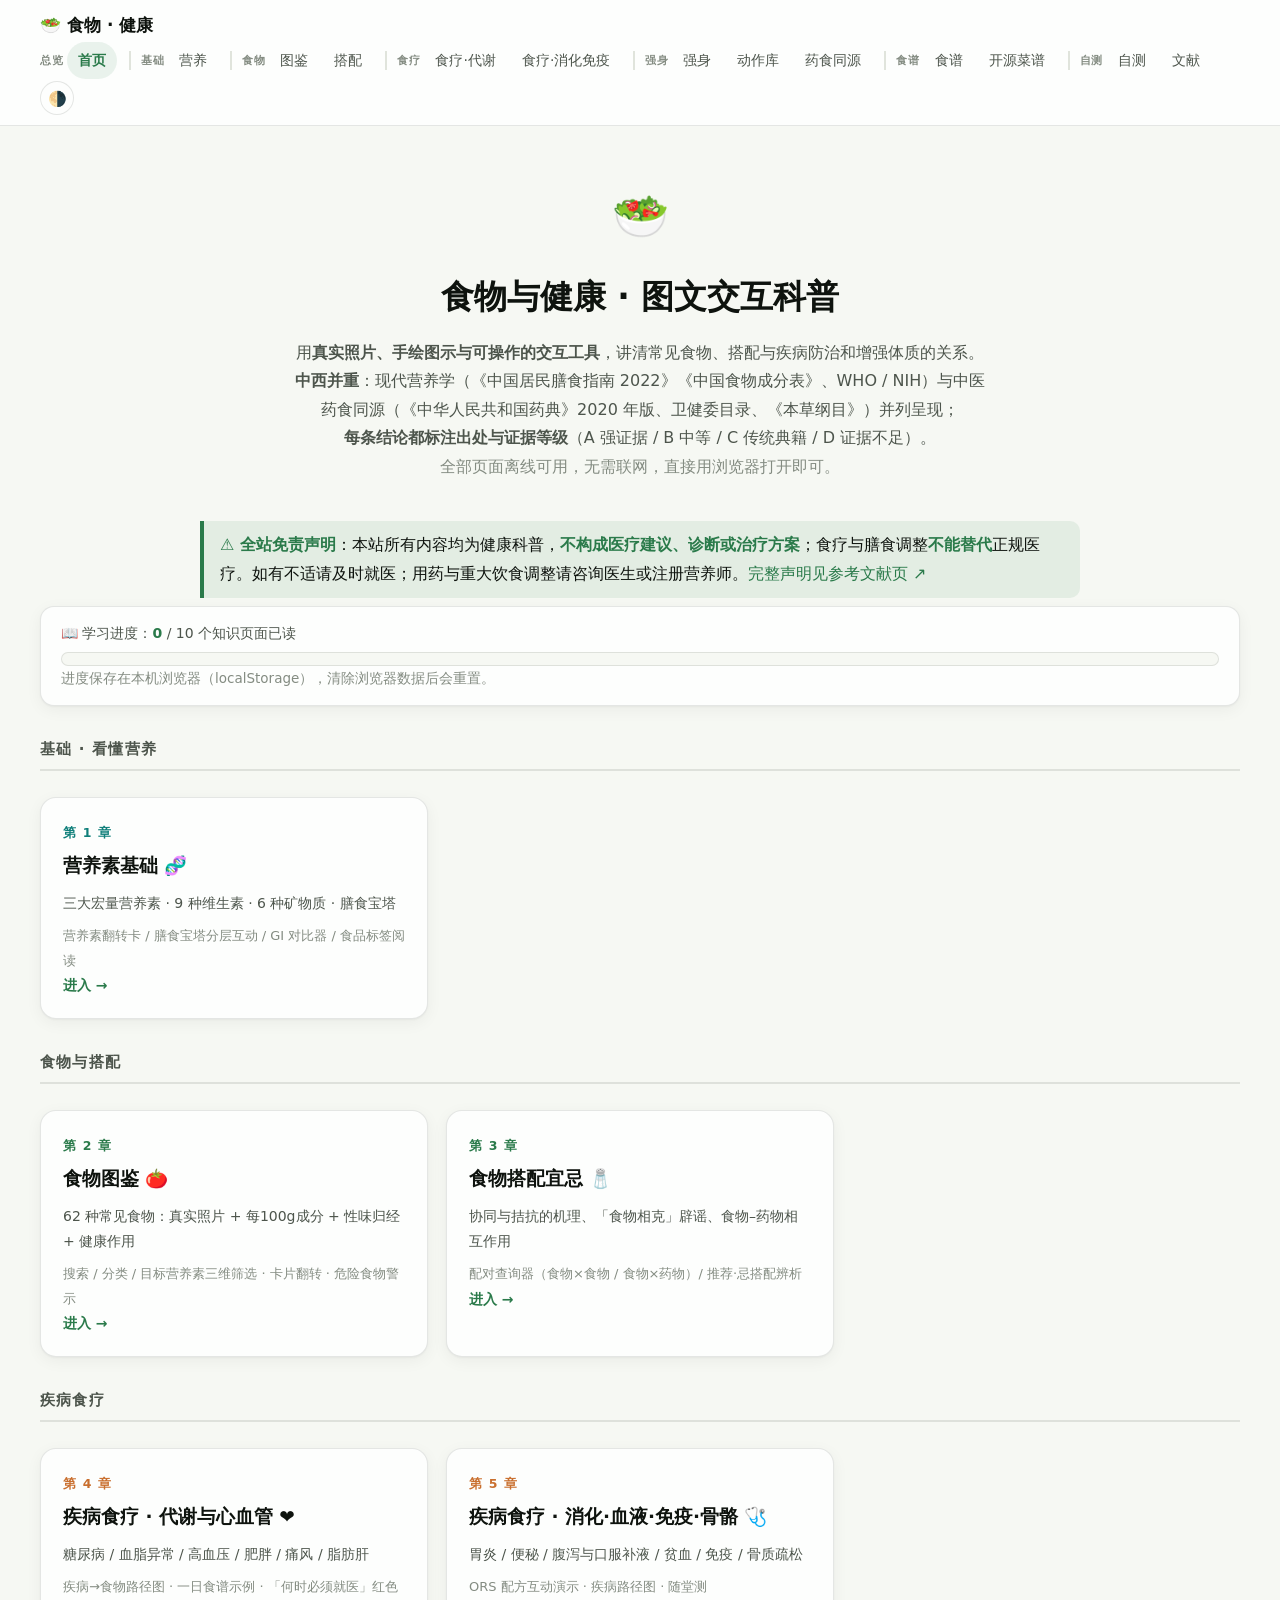
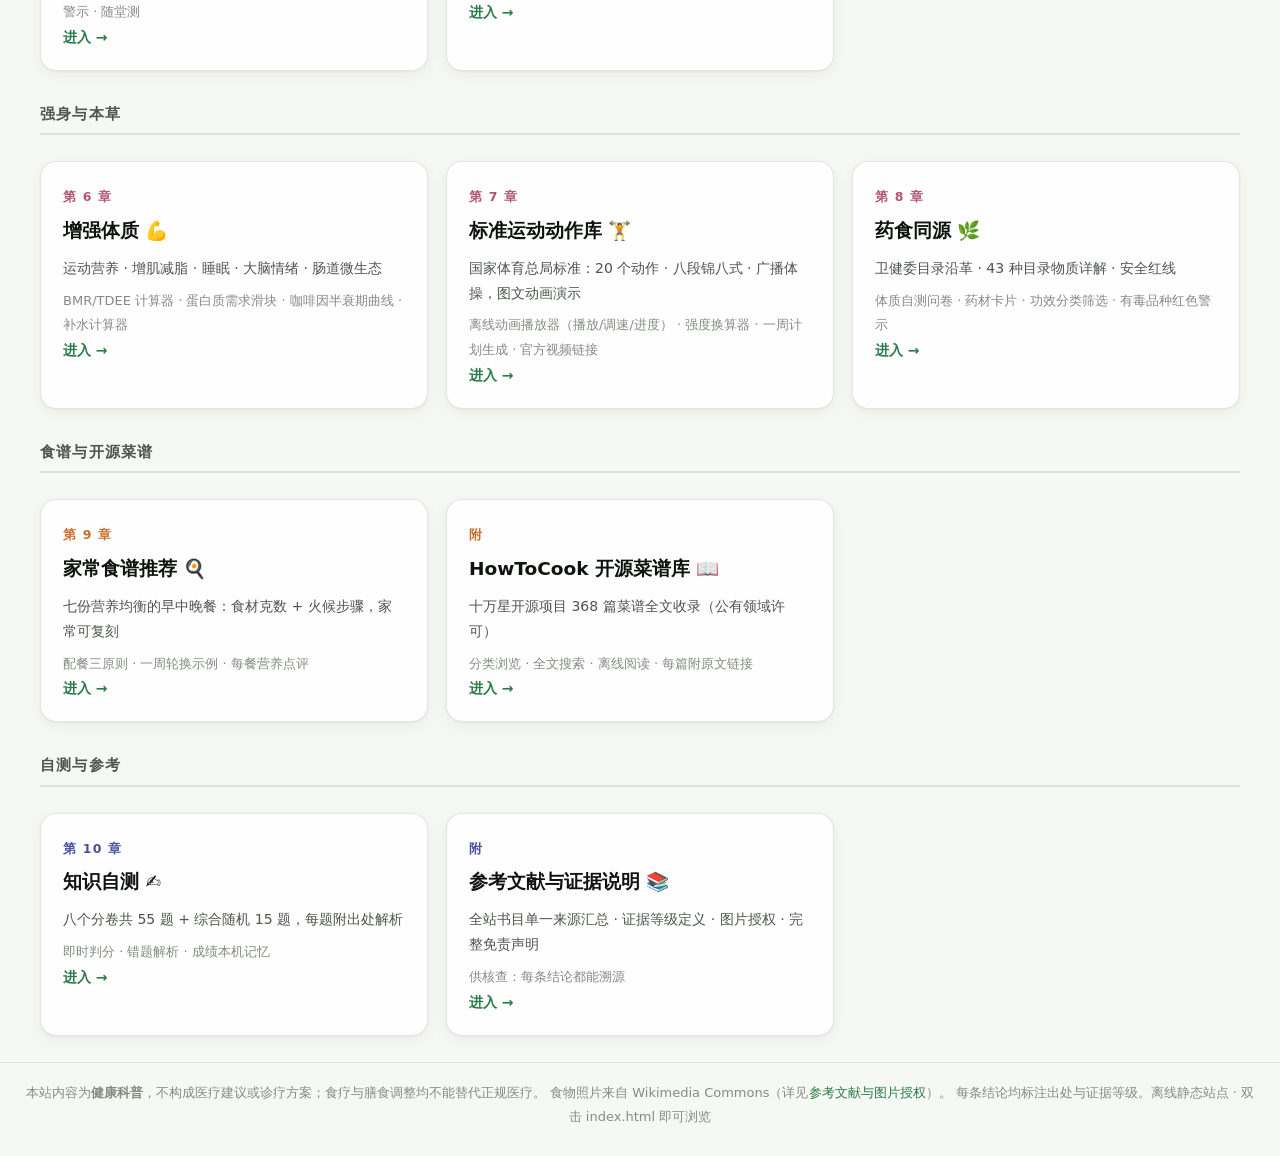
<file: index.html>
<!DOCTYPE html>
<html lang="zh-CN">
<head>
<meta charset="UTF-8">
<meta name="viewport" content="width=device-width, initial-scale=1.0">
<title>食物与健康 · 图文交互科普（中西并重 · 每条结论标注出处）</title>
<link rel="stylesheet" href="assets/style.css">
</head>
<body>
<nav class="topnav" id="topnav"></nav>
<div id="compatBanner" style="display:none"></div>
<script>
/* 兼容性自检（纯 ES5）：组件库加载失败或脚本报错时给出可见提示 */
(function () {
  var errs = [];
  window.onerror = function (m, s, l) { errs.push(String(m) + ' @' + String(s || '').split('/').pop() + ':' + l); return false; };
  function show() {
    var el = document.getElementById('compatBanner');
    if (!el) return;
    var msg = '';
    if (typeof HUI === 'undefined' && !window.HUI) {
      msg = '交互组件库 assets/healthui.js 未能加载：请确认 assets 文件夹（含 style.css、healthui.js、data.js）与页面文件在同一目录，并从 index.html 进入。';
    } else if (errs.length) {
      msg = '页面脚本报错：' + errs.slice(0, 2).join('；');
    }
    if (msg) {
      el.style.cssText = 'display:block;position:fixed;left:0;right:0;bottom:0;z-index:9999;background:#d03b3b;color:#fff;padding:10px 18px;font-size:14px;line-height:1.7';
      el.innerHTML = '⚠ 本页交互内容无法运行 —— ' + msg + ' 若仍异常，请改用 Chrome 或新版 Edge 浏览器打开本页。';
    }
  }
  if (document.readyState === 'complete') { show(); } else if (window.addEventListener) { window.addEventListener('load', show); }
})();
</script>

<div class="home-hero">
  <div style="font-size:46px">🥗</div>
  <h1>食物与健康 · 图文交互科普</h1>
  <p class="sub">
    用<b>真实照片、手绘图示与可操作的交互工具</b>，讲清常见食物、搭配与疾病防治和增强体质的关系。<br>
    <b>中西并重</b>：现代营养学（《中国居民膳食指南 2022》《中国食物成分表》、WHO / NIH）与中医药食同源（《中华人民共和国药典》2020 年版、卫健委目录、《本草纲目》）并列呈现；<br>
    <b>每条结论都标注出处与证据等级</b>（A 强证据 / B 中等 / C 传统典籍 / D 证据不足）。<br>
    <span class="muted">全部页面离线可用，无需联网，直接用浏览器打开即可。</span>
  </p>
</div>

<div class="keypoint" style="max-width:880px;margin:14px auto 6px">
  <b>⚠️ 全站免责声明</b>：本站所有内容均为健康科普，<b>不构成医疗建议、诊断或治疗方案</b>；食疗与膳食调整<b>不能替代</b>正规医疗。如有不适请及时就医；用药与重大饮食调整请咨询医生或注册营养师。<a href="references.html#disclaimer">完整声明见参考文献页 ↗</a>
</div>

<div class="progress-wrap"><div id="progSummary"></div></div>

<div class="group-title"><h3>基础 · 看懂营养</h3></div>
<div class="ch-grid">
  <a class="ch-card" href="nutrient.html">
    <span class="no" style="color:var(--c3)">第 1 章</span>
    <h2>营养素基础 🧬</h2>
    <p>三大宏量营养素 · 9 种维生素 · 6 种矿物质 · 膳食宝塔</p>
    <div class="secs">营养素翻转卡 / 膳食宝塔分层互动 / GI 对比器 / 食品标签阅读</div>
    <div class="go">进入 →</div>
  </a>
</div>

<div class="group-title"><h3>食物与搭配</h3></div>
<div class="ch-grid">
  <a class="ch-card" href="foods.html">
    <span class="no" style="color:var(--c1)">第 2 章</span>
    <h2>食物图鉴 🍅</h2>
    <p>62 种常见食物：真实照片 + 每100g成分 + 性味归经 + 健康作用</p>
    <div class="secs">搜索 / 分类 / 目标营养素三维筛选 · 卡片翻转 · 危险食物警示</div>
    <div class="go">进入 →</div>
  </a>
  <a class="ch-card" href="pairing.html">
    <span class="no" style="color:var(--c1)">第 3 章</span>
    <h2>食物搭配宜忌 🧂</h2>
    <p>协同与拮抗的机理、「食物相克」辟谣、食物–药物相互作用</p>
    <div class="secs">配对查询器（食物×食物 / 食物×药物）/ 推荐·忌搭配辨析</div>
    <div class="go">进入 →</div>
  </a>
</div>

<div class="group-title"><h3>疾病食疗</h3></div>
<div class="ch-grid">
  <a class="ch-card" href="disease-metabolic.html">
    <span class="no" style="color:var(--c2)">第 4 章</span>
    <h2>疾病食疗 · 代谢与心血管 ❤️</h2>
    <p>糖尿病 / 血脂异常 / 高血压 / 肥胖 / 痛风 / 脂肪肝</p>
    <div class="secs">疾病→食物路径图 · 一日食谱示例 · 「何时必须就医」红色警示 · 随堂测</div>
    <div class="go">进入 →</div>
  </a>
  <a class="ch-card" href="disease-gi.html">
    <span class="no" style="color:var(--c2)">第 5 章</span>
    <h2>疾病食疗 · 消化·血液·免疫·骨骼 🩺</h2>
    <p>胃炎 / 便秘 / 腹泻与口服补液 / 贫血 / 免疫 / 骨质疏松</p>
    <div class="secs">ORS 配方互动演示 · 疾病路径图 · 随堂测</div>
    <div class="go">进入 →</div>
  </a>
</div>

<div class="group-title"><h3>强身与本草</h3></div>
<div class="ch-grid">
  <a class="ch-card" href="fitness.html">
    <span class="no" style="color:var(--c5)">第 6 章</span>
    <h2>增强体质 💪</h2>
    <p>运动营养 · 增肌减脂 · 睡眠 · 大脑情绪 · 肠道微生态</p>
    <div class="secs">BMR/TDEE 计算器 · 蛋白质需求滑块 · 咖啡因半衰期曲线 · 补水计算器</div>
    <div class="go">进入 →</div>
  </a>
  <a class="ch-card" href="exercise.html">
    <span class="no" style="color:var(--c5)">第 7 章</span>
    <h2>标准运动动作库 🏋️</h2>
    <p>国家体育总局标准：20 个动作 · 八段锦八式 · 广播体操，图文动画演示</p>
    <div class="secs">离线动画播放器（播放/调速/进度） · 强度换算器 · 一周计划生成 · 官方视频链接</div>
    <div class="go">进入 →</div>
  </a>
  <a class="ch-card" href="herbs.html">
    <span class="no" style="color:var(--c5)">第 8 章</span>
    <h2>药食同源 🌿</h2>
    <p>卫健委目录沿革 · 43 种目录物质详解 · 安全红线</p>
    <div class="secs">体质自测问卷 · 药材卡片 · 功效分类筛选 · 有毒品种红色警示</div>
    <div class="go">进入 →</div>
  </a>
</div>

<div class="group-title"><h3>食谱与开源菜谱</h3></div>
<div class="ch-grid">
  <a class="ch-card" href="recipes.html">
    <span class="no" style="color:var(--c2)">第 9 章</span>
    <h2>家常食谱推荐 🍳</h2>
    <p>七份营养均衡的早中晚餐：食材克数 + 火候步骤，家常可复刻</p>
    <div class="secs">配餐三原则 · 一周轮换示例 · 每餐营养点评</div>
    <div class="go">进入 →</div>
  </a>
  <a class="ch-card" href="appendix-howtocook.html">
    <span class="no" style="color:var(--c2)">附</span>
    <h2>HowToCook 开源菜谱库 📖</h2>
    <p>十万星开源项目 368 篇菜谱全文收录（公有领域许可）</p>
    <div class="secs">分类浏览 · 全文搜索 · 离线阅读 · 每篇附原文链接</div>
    <div class="go">进入 →</div>
  </a>
</div>

<div class="group-title"><h3>自测与参考</h3></div>
<div class="ch-grid">
  <a class="ch-card" href="quiz.html">
    <span class="no" style="color:var(--c7)">第 10 章</span>
    <h2>知识自测 ✍️</h2>
    <p>八个分卷共 55 题 + 综合随机 15 题，每题附出处解析</p>
    <div class="secs">即时判分 · 错题解析 · 成绩本机记忆</div>
    <div class="go">进入 →</div>
  </a>
  <a class="ch-card" href="references.html">
    <span class="no" style="color:var(--c7)">附</span>
    <h2>参考文献与证据说明 📚</h2>
    <p>全站书目单一来源汇总 · 证据等级定义 · 图片授权 · 完整免责声明</p>
    <div class="secs">供核查：每条结论都能溯源</div>
    <div class="go">进入 →</div>
  </a>
</div>

<script src="assets/healthui.js"></script>
<script>
HUI.renderNav('index.html');
HUI.progressSummary('progSummary');
HUI.footer();
</script>
</body>
</html>
</file>
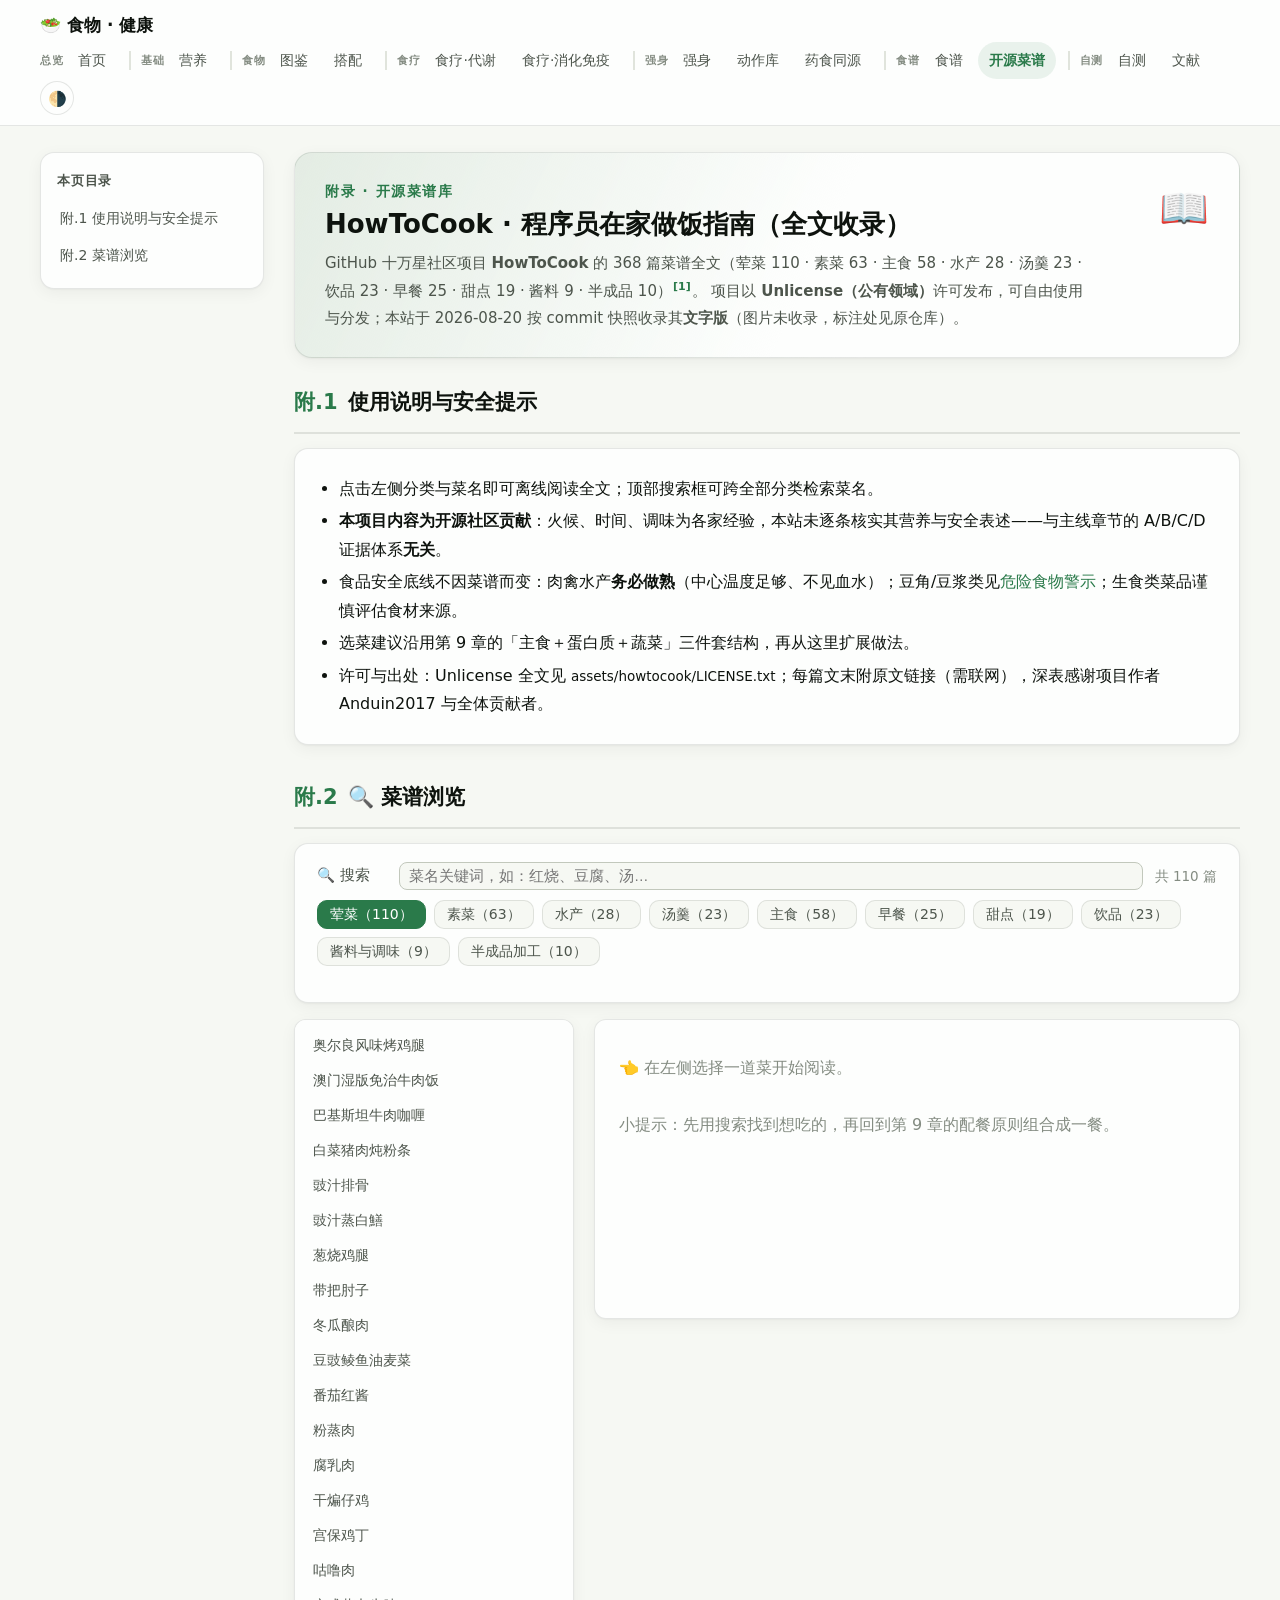
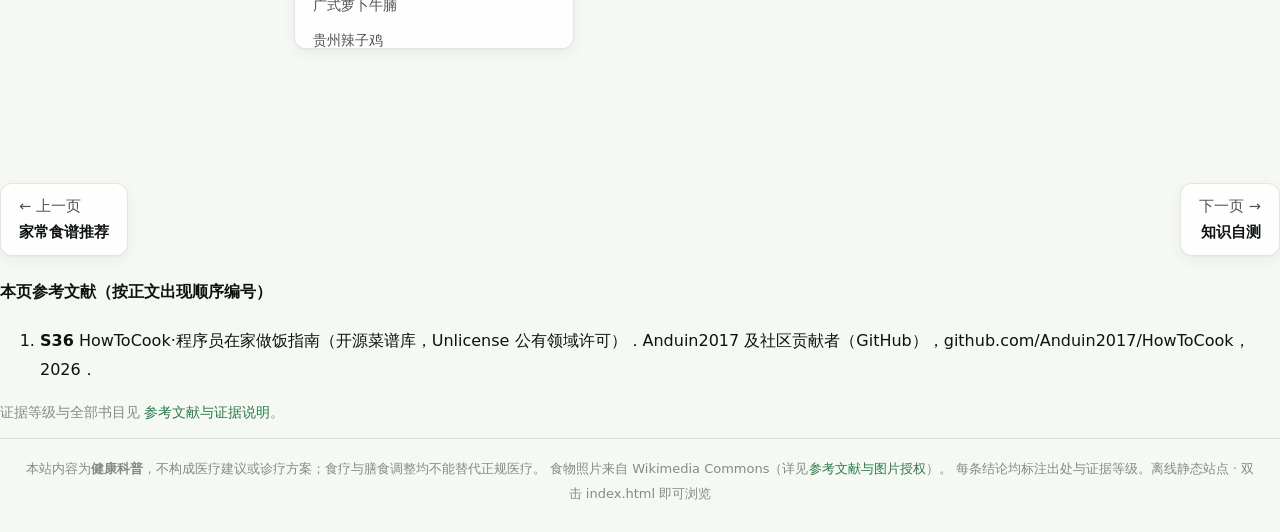
<file: appendix-howtocook.html>
<!DOCTYPE html>
<html lang="zh-CN">
<head>
<meta charset="UTF-8">
<meta name="viewport" content="width=device-width, initial-scale=1.0">
<title>附 · HowToCook 开源菜谱库 · 食物与健康</title>
<link rel="stylesheet" href="assets/style.css">
<style>
  .hc-layout { display: grid; grid-template-columns: 280px minmax(0, 1fr); gap: 20px; align-items: start; }
  @media (max-width: 900px) { .hc-layout { grid-template-columns: 1fr; } }
  .hc-list { background: var(--surface); border: 1px solid var(--border); border-radius: 12px; padding: 8px; max-height: 70vh; overflow: auto; box-shadow: var(--shadow); }
  .hc-list button { display: block; width: 100%; text-align: left; background: transparent; border: none; color: var(--ink2);
    padding: 7px 10px; border-radius: 8px; cursor: pointer; font-size: 14px; line-height: 1.5; }
  .hc-list button:hover { background: var(--tint1); color: var(--ink); }
  .hc-list button.cur { background: var(--tint1); color: var(--c1); font-weight: 600; }
  .hc-view { background: var(--surface); border: 1px solid var(--border); border-radius: 12px; padding: 18px 24px; box-shadow: var(--shadow); min-height: 300px; }
  .hc-view h3, .hc-view h4, .hc-view h5, .hc-view h6 { margin: 18px 0 8px; }
  .hc-view h3 { font-size: 18px; border-bottom: 2px solid var(--border); padding-bottom: 6px; }
  .hc-view ul, .hc-view ol { margin: 8px 0; padding-left: 24px; }
  .hc-view li { margin: 4px 0; }
  .hc-view blockquote { border-left: 3px solid var(--axis); margin: 8px 0; padding: 4px 12px; color: var(--ink2); background: var(--page); border-radius: 0 8px 8px 0; }
  .hc-img { display: inline-block; background: var(--tintw); color: var(--cw); border-radius: 6px; padding: 1px 8px; font-size: 12.5px; }
  .hc-view code { background: var(--page); border: 1px solid var(--grid); border-radius: 5px; padding: 0 5px; font-size: 13px; }
  .hc-meta { font-size: 12.5px; color: var(--muted); margin: 4px 0 0; }
</style>
</head>
<body>
<nav class="topnav" id="topnav"></nav>
<div id="compatBanner" style="display:none"></div>
<script>
/* 兼容性自检（纯 ES5） */
(function () {
  var errs = [];
  window.onerror = function (m, s, l) { errs.push(String(m) + ' @' + String(s || '').split('/').pop() + ':' + l); return false; };
  function show() {
    var el = document.getElementById('compatBanner');
    if (!el) return;
    var msg = '';
    if (typeof HUI === 'undefined' && !window.HUI) {
      msg = '交互组件库 assets/healthui.js 未能加载：请确认 assets 文件夹完整，并从 index.html 进入。';
    } else if (errs.length) {
      msg = '页面脚本报错：' + errs.slice(0, 2).join('；');
    }
    if (msg) {
      el.style.cssText = 'display:block;position:fixed;left:0;right:0;bottom:0;z-index:9999;background:#d03b3b;color:#fff;padding:10px 18px;font-size:14px;line-height:1.7';
      el.innerHTML = '⚠ 本页交互内容无法运行 —— ' + msg + ' 若仍异常，请改用 Chrome 或新版 Edge 浏览器打开本页。';
    }
  }
  if (document.readyState === 'complete') { show(); } else if (window.addEventListener) { window.addEventListener('load', show); }
})();
</script>

<div class="layout">
  <aside class="toc" id="toc"></aside>
  <main>
    <div class="chapter-hero">
      <div class="hero-emoji">📖</div>
      <div class="ch-no">附录 · 开源菜谱库</div>
      <h1>HowToCook · 程序员在家做饭指南（全文收录）</h1>
      <p>GitHub 十万星社区项目 <b>HowToCook</b> 的 368 篇菜谱全文（荤菜 110 · 素菜 63 · 主食 58 · 水产 28 · 汤羹 23 · 饮品 23 · 早餐 25 · 甜点 19 · 酱料 9 · 半成品 10）<sup class="cite" data-src="S36"></sup>。
      项目以 <b>Unlicense（公有领域）</b>许可发布，可自由使用与分发；本站于 2026-08-20 按 commit 快照收录其<b>文字版</b>（图片未收录，标注处见原仓库）。</p>
    </div>

    <section class="topic" id="s1">
      <h2><span class="secno">附.1</span> 使用说明与安全提示</h2>
      <div class="card">
        <ul>
          <li>点击左侧分类与菜名即可离线阅读全文；顶部搜索框可跨全部分类检索菜名。</li>
          <li><b>本项目内容为开源社区贡献</b>：火候、时间、调味为各家经验，本站未逐条核实其营养与安全表述——与主线章节的 A/B/C/D 证据体系<b>无关</b>。</li>
          <li>食品安全底线不因菜谱而变：肉禽水产<b>务必做熟</b>（中心温度足够、不见血水）；豆角/豆浆类见<a href="foods.html#s2">危险食物警示</a>；生食类菜品谨慎评估食材来源。</li>
          <li>选菜建议沿用第 9 章的「主食＋蛋白质＋蔬菜」三件套结构，再从这里扩展做法。</li>
          <li>许可与出处：Unlicense 全文见 <span class="small">assets/howtocook/LICENSE.txt</span>；每篇文末附原文链接（需联网），深表感谢项目作者 Anduin2017 与全体贡献者。</li>
        </ul>
      </div>
    </section>

    <section class="topic" id="s2">
      <h2><span class="secno">附.2</span> 🔍 菜谱浏览</h2>
      <div class="card">
        <div class="ctl-row" style="grid-template-columns:70px 1fr auto;align-items:center">
          <span class="ctl-label">🔍 搜索</span>
          <input type="text" id="hcq" placeholder="菜名关键词，如：红烧、豆腐、汤…" style="width:100%">
          <span class="muted small" id="hccount"></span>
        </div>
        <div style="margin-top:10px"><span id="hcCats"></span></div>
      </div>
      <div class="hc-layout">
        <div class="hc-list" id="hcList"></div>
        <div class="hc-view" id="hcView"><p class="muted">👈 在左侧选择一道菜开始阅读。<br><br>小提示：先用搜索找到想吃的，再回到第 9 章的配餐原则组合成一餐。</p></div>
      </div>
    </section>
  </main>
</div>

<script src="assets/healthui.js"></script>
<script src="assets/howtocook/index.js"></script>
<script src="assets/data.js"></script>
<script>
HUI.renderNav('appendix-howtocook.html');
HUI.footer();
HUI.pager('appendix-howtocook.html');
HUI.progress('appendix-howtocook.html');

document.getElementById('toc').innerHTML = '<div class="toc-title">本页目录</div>' +
  ['s1|附.1 使用说明与安全提示', 's2|附.2 菜谱浏览'].map(x => { const p = x.split('|'); return '<a href="#' + p[0] + '">' + p[1] + '</a>'; }).join('');

(function () {
  const IDX = window.HC_INDEX;
  const DATA = (window.HC_DATA = window.HC_DATA || {});
  let curCat = null, allLoaded = false;
  const loaded = {};

  function loadScript(key, cb) {
    if (loaded[key]) { cb(); return; }
    const s = document.createElement('script');
    s.src = 'assets/howtocook/' + key + '.js';
    s.onload = () => { loaded[key] = true; cb(); };
    s.onerror = () => { loaded[key] = true; DATA[key] = []; cb(); };
    document.head.appendChild(s);
  }
  function loadAll(cb) {
    if (allLoaded) { cb(); return; }
    let n = IDX.cats.length;
    IDX.cats.forEach(c => loadScript(c.key, () => { if (--n === 0) { allLoaded = true; cb(); } }));
  }

  /* ---------- 迷你 Markdown 渲染（标题/列表/表格/粗斜体/链接/引用/图片占位） ---------- */
  function escHtml(s) { return String(s).replace(/&/g, '&amp;').replace(/</g, '&lt;').replace(/>/g, '&gt;'); }
  function inline(s) {
    s = escHtml(s);
    s = s.replace(/!\[([^\]]*)\]\(([^)]+)\)/g, '<span class="hc-img" title="$2">📷 $1（图见原仓库）</span>');
    s = s.replace(/\[([^\]]+)\]\(([^)]+)\)/g, function (m, t, u) {
      return /^(https?:|\/\/)/i.test(u) ? '<a href="' + u + '" target="_blank" rel="noopener">' + t + '</a>' : t;
    });
    s = s.replace(/\*\*([^*]+)\*\*/g, '<b>$1</b>');
    s = s.replace(/(^|[^\w*])\*([^*\n]+)\*/g, '$1<i>$2</i>');
    s = s.replace(/`([^`]+)`/g, '<code>$1</code>');
    return s;
  }
  function mdToHtml(md) {
    const lines = md.split(/\r?\n/);
    let html = '', i = 0, inUl = false, inOl = false;
    const close = () => { if (inUl) { html += '</ul>'; inUl = false; } if (inOl) { html += '</ol>'; inOl = false; } };
    const isTableSep = s => /^\s*\|?[\s:|-]*-[\s:|-]*\|?\s*$/.test(s) && s.includes('-');
    while (i < lines.length) {
      const L = lines[i];
      if (/^\s*$/.test(L)) { close(); i++; continue; }
      let m;
      if ((m = L.match(/^#{1,6}\s+(.*)$/))) { close(); const lv = Math.min(m[0].replace(/\s.*/, '').length + 2, 6); html += '<h' + lv + '>' + inline(m[1]) + '</h' + lv + '>'; i++; continue; }
      if (/^(\*\s*\*\s*\*|-{3,}|_{3,})\s*$/.test(L.replace(/\s/g, '')) && L.trim()) { close(); html += '<hr>'; i++; continue; }
      if ((m = L.match(/^>\s?(.*)$/))) { close(); html += '<blockquote>' + inline(m[1]) + '</blockquote>'; i++; continue; }
      if (L.includes('|') && i + 1 < lines.length && isTableSep(lines[i + 1])) {
        close();
        const rows = [L]; let j = i + 2;
        while (j < lines.length && lines[j].includes('|') && lines[j].trim()) { rows.push(lines[j]); j++; }
        const cells = r => r.replace(/^\s*\|/, '').replace(/\|\s*$/, '').split('|').map(c => inline(c.trim()));
        html += '<table class="tbl"><tr>' + cells(rows[0]).map(c => '<th>' + c + '</th>').join('') + '</tr>';
        for (let k = 1; k < rows.length; k++) html += '<tr>' + cells(rows[k]).map(c => '<td class="l">' + c + '</td>').join('') + '</tr>';
        html += '</table>'; i = j; continue;
      }
      if ((m = L.match(/^\s*[-*+]\s+(.*)$/))) { if (inOl) { html += '</ol>'; inOl = false; } if (!inUl) { html += '<ul>'; inUl = true; } html += '<li>' + inline(m[1]) + '</li>'; i++; continue; }
      if ((m = L.match(/^\s*\d+[.、)]\s+(.*)$/))) { if (inUl) { html += '</ul>'; inUl = false; } if (!inOl) { html += '<ol>'; inOl = true; } html += '<li>' + inline(m[1]) + '</li>'; i++; continue; }
      close();
      const para = [L]; let j2 = i + 1;
      while (j2 < lines.length && !/^\s*$/.test(lines[j2]) && !/^(#{1,6}\s|>\s?|\s*[-*+]\s|\s*\d+[.、)]\s)/.test(lines[j2]) &&
             !(lines[j2].includes('|') && j2 + 1 < lines.length && isTableSep(lines[j2 + 1]))) { para.push(lines[j2]); j2++; }
      html += '<p>' + inline(para.join(' ')) + '</p>'; i = j2;
    }
    close();
    return html;
  }

  function srcLink(p) {
    return IDX.repo + '/blob/' + IDX.commit + '/dishes/' + p.split('/').map(encodeURIComponent).join('/');
  }

  function drawCats() {
    const host = document.getElementById('hcCats');
    host.className = 'chips';
    host.innerHTML = IDX.cats.map(c =>
      `<span class="chip btn ${c.key === curCat ? 'on' : ''}" data-k="${c.key}">${HUI.esc(c.name)}（${c.count}）</span>`).join('');
    Array.prototype.forEach.call(host.querySelectorAll('.chip'), ch => {
      ch.addEventListener('click', () => {
        curCat = ch.getAttribute('data-k');
        document.getElementById('hcq').value = '';
        drawCats();
        loadScript(curCat, drawList);
      });
    });
  }

  function currentItems() {
    const q = document.getElementById('hcq').value.trim().toLowerCase();
    let items = [];
    if (q && allLoaded) {
      IDX.cats.forEach(c => (DATA[c.key] || []).forEach(it => items.push(Object.assign({ _cat: c.name }, it))));
      items = items.filter(it => it.t.toLowerCase().indexOf(q) >= 0 || it.md.toLowerCase().indexOf(q) >= 0);
      /* 全文命中过多时退回标题匹配，避免长列表卡顿 */
      if (items.length > 200) items = items.filter(it => it.t.toLowerCase().indexOf(q) >= 0);
    } else if (q) {
      items = [];
    } else if (curCat) {
      items = (DATA[curCat] || []).map(it => Object.assign({ _cat: '' }, it));
    }
    return items;
  }

  function drawList() {
    const items = currentItems();
    document.getElementById('hccount').textContent = '共 ' + items.length + ' 篇';
    document.getElementById('hcList').innerHTML = items.slice(0, 400).map((it, i) =>
      `<button data-i="${i}">${HUI.esc(it.t)}${it._cat ? ' <span class="muted small">·' + HUI.esc(it._cat) + '</span>' : ''}</button>`).join('') ||
      '<p class="muted" style="padding:10px">输入关键词搜索（首次将载入全部索引）或选择分类。</p>';
    const btns = document.querySelectorAll('#hcList button');
    Array.prototype.forEach.call(btns, b => {
      b.addEventListener('click', () => {
        Array.prototype.forEach.call(btns, x => x.classList.remove('cur'));
        b.classList.add('cur');
        show(items[+b.getAttribute('data-i')]);
      });
    });
  }

  function show(it) {
    if (!it) return;
    document.getElementById('hcView').innerHTML =
      `<h3>${HUI.esc(it.t)}</h3>
       <p class="hc-meta">收录自 HowToCook · <a href="${srcLink(it.p)}" target="_blank" rel="noopener">查看原文（含图片）↗</a></p>
       <div>${mdToHtml(it.md)}</div>
       <hr><p class="hc-meta">⚠ 社区贡献内容，本站未逐条核实；肉禽水产务必做熟。许可：Unlicense（公有领域）。</p>`;
    document.getElementById('hcView').scrollTop = 0;
  }

  drawCats();
  if (IDX.cats.length) {
    curCat = IDX.cats[0].key;
    drawCats();
    loadScript(curCat, drawList);
  }
  document.getElementById('hcq').addEventListener('input', () => {
    if (document.getElementById('hcq').value.trim()) {
      loadAll(drawList);
    } else drawList();
  });
  HUI.cite();
})();
</script>
</body>
</html>
</file>
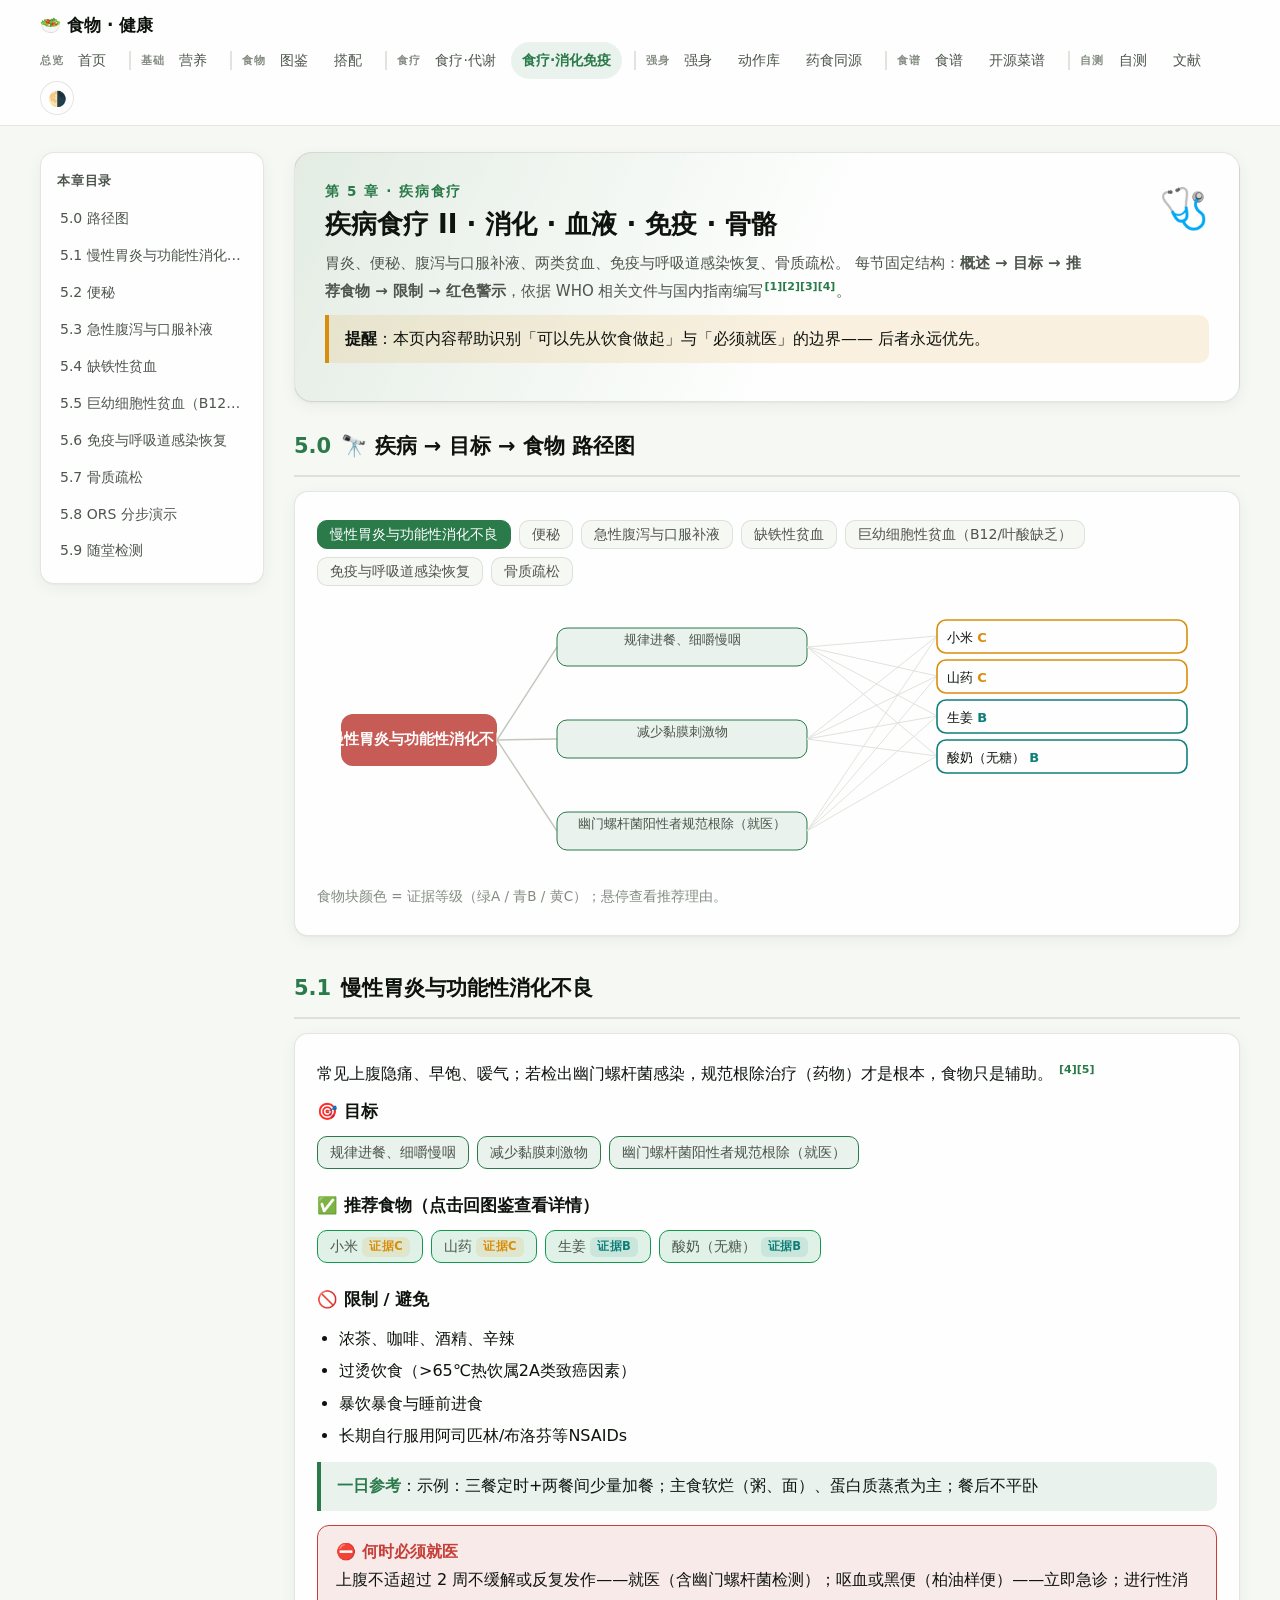
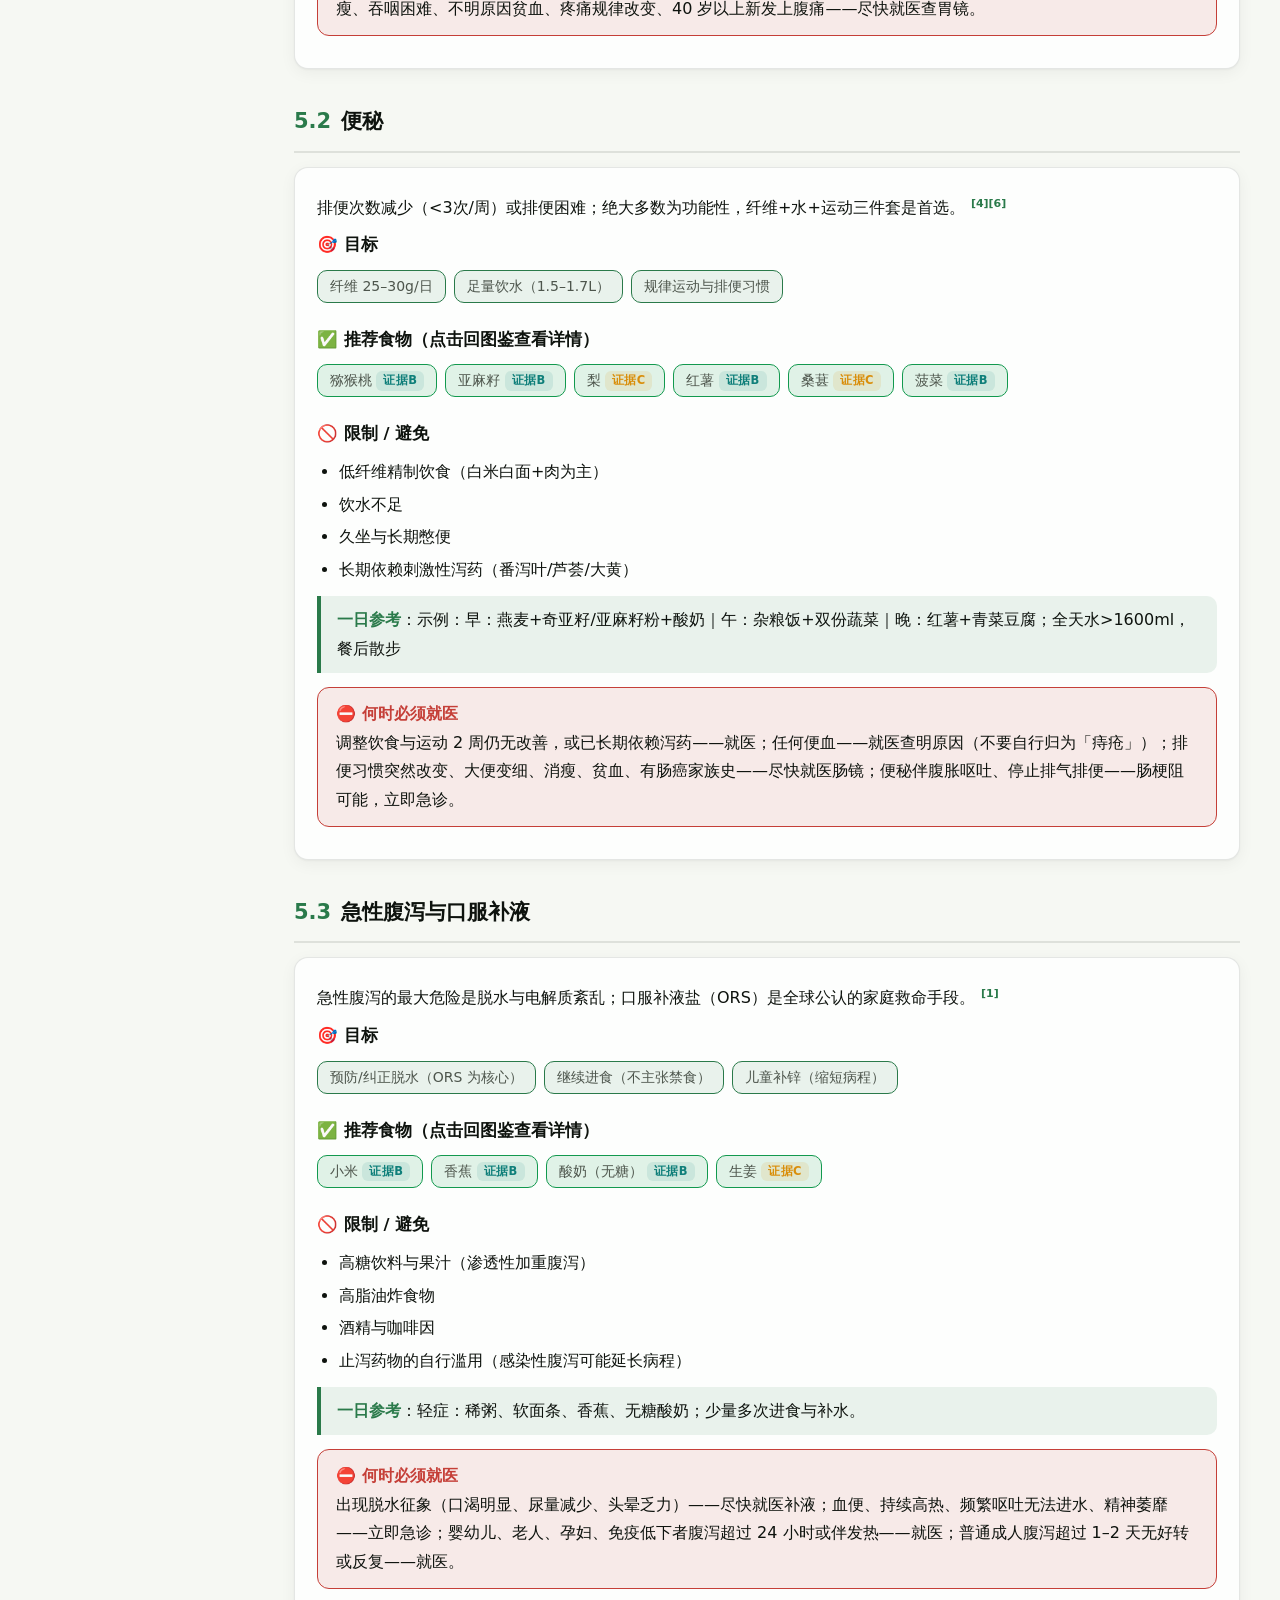
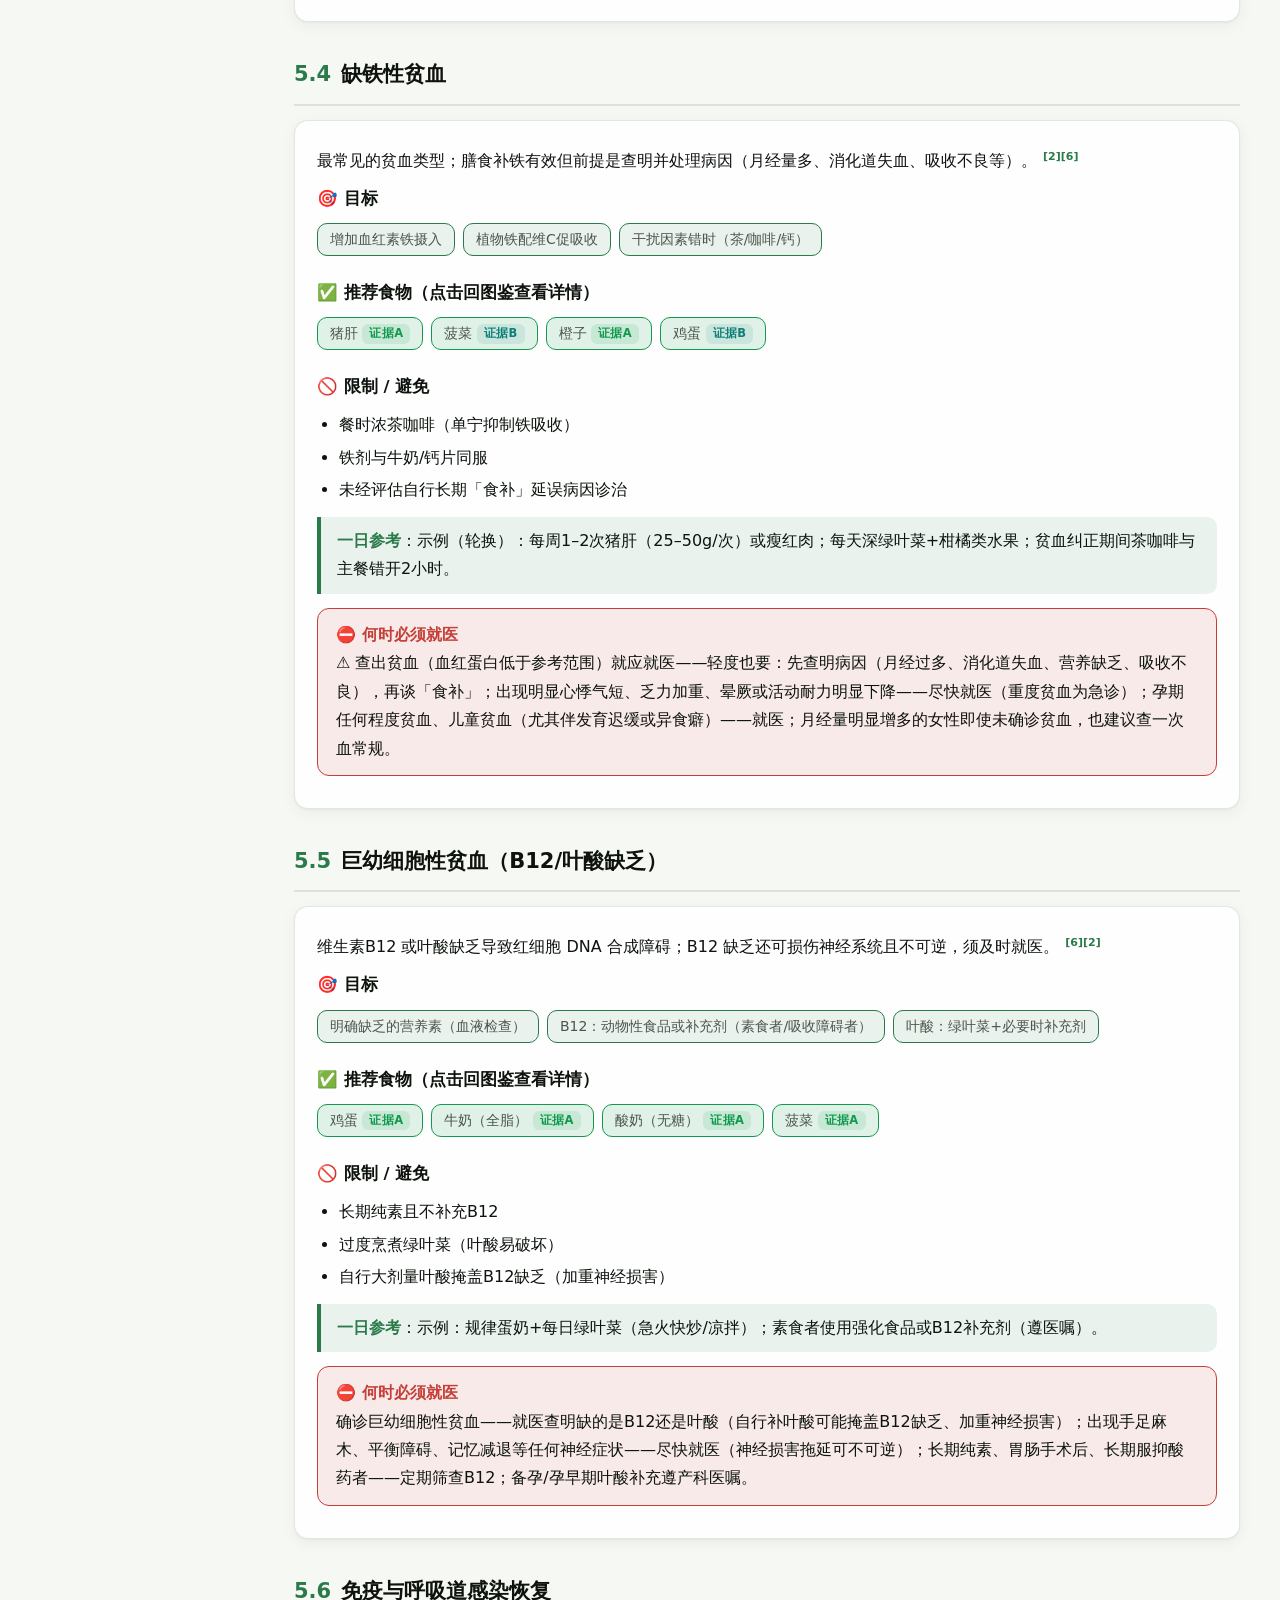
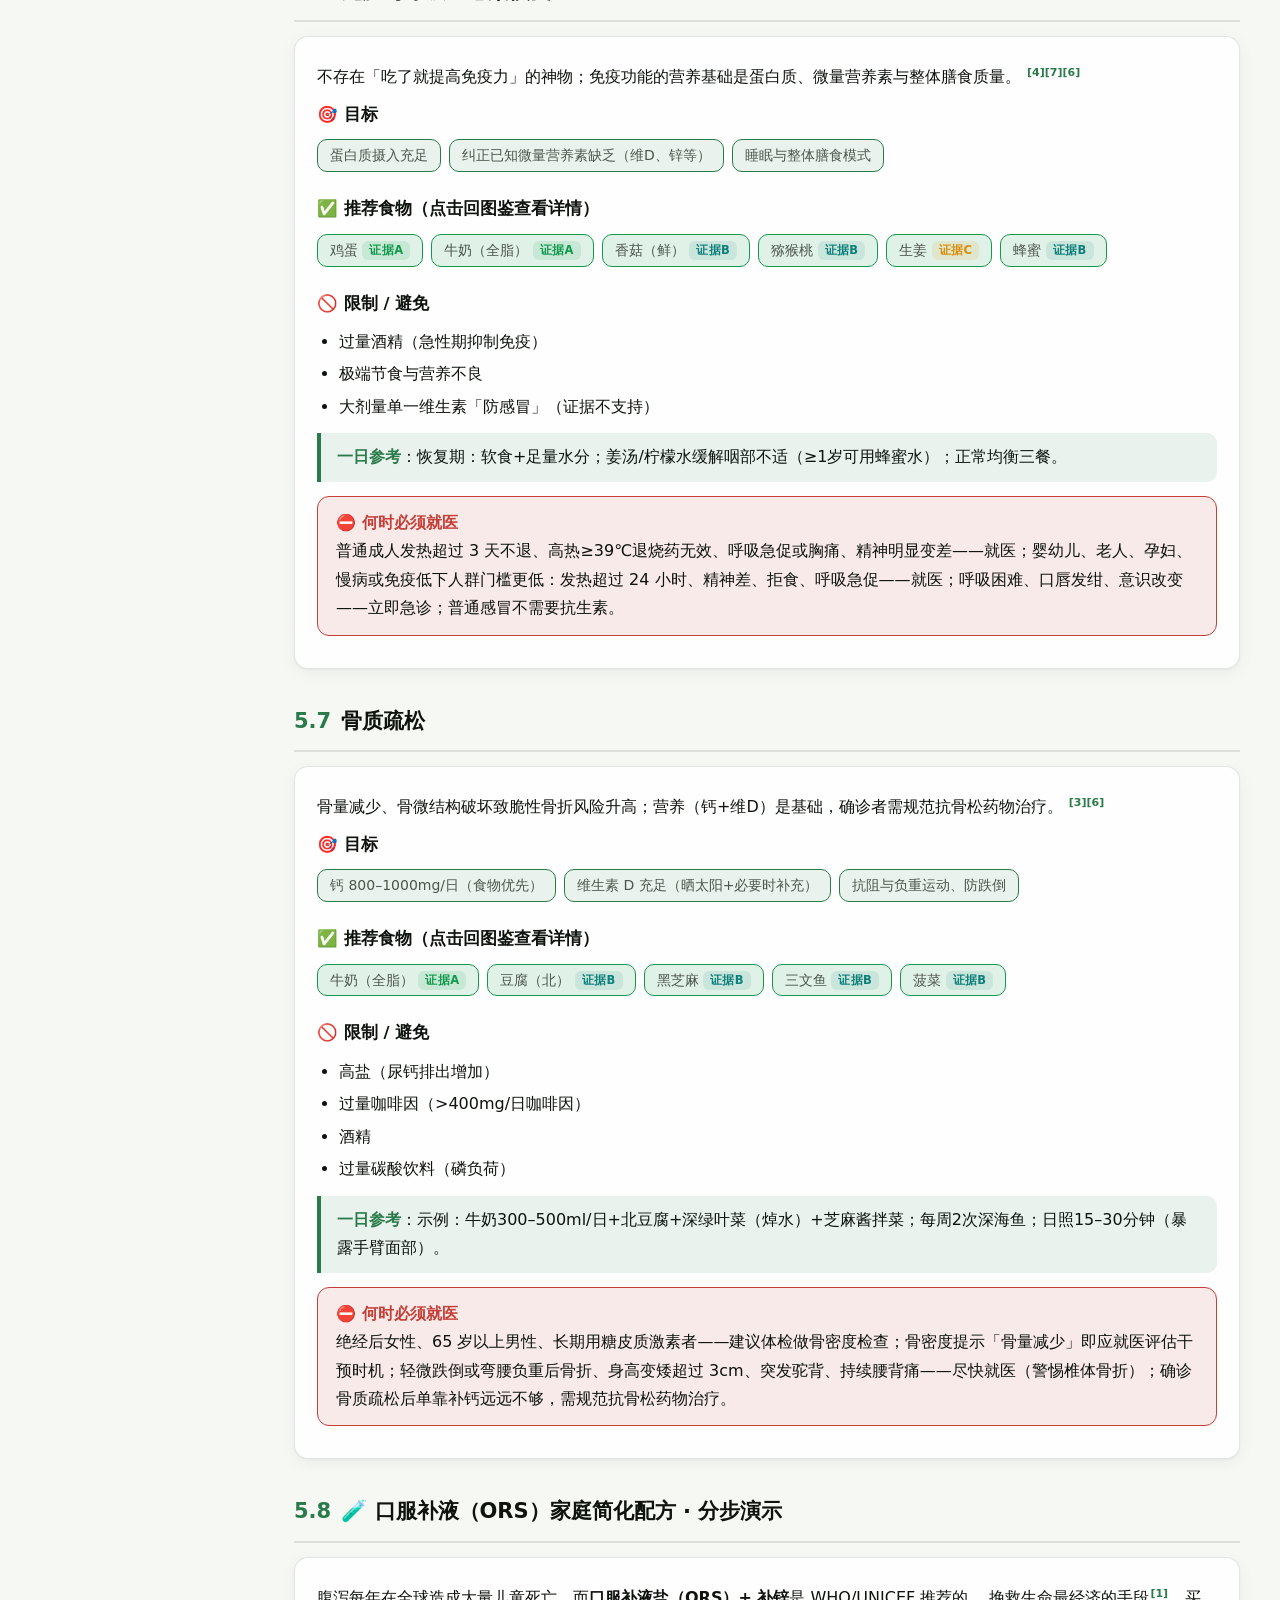
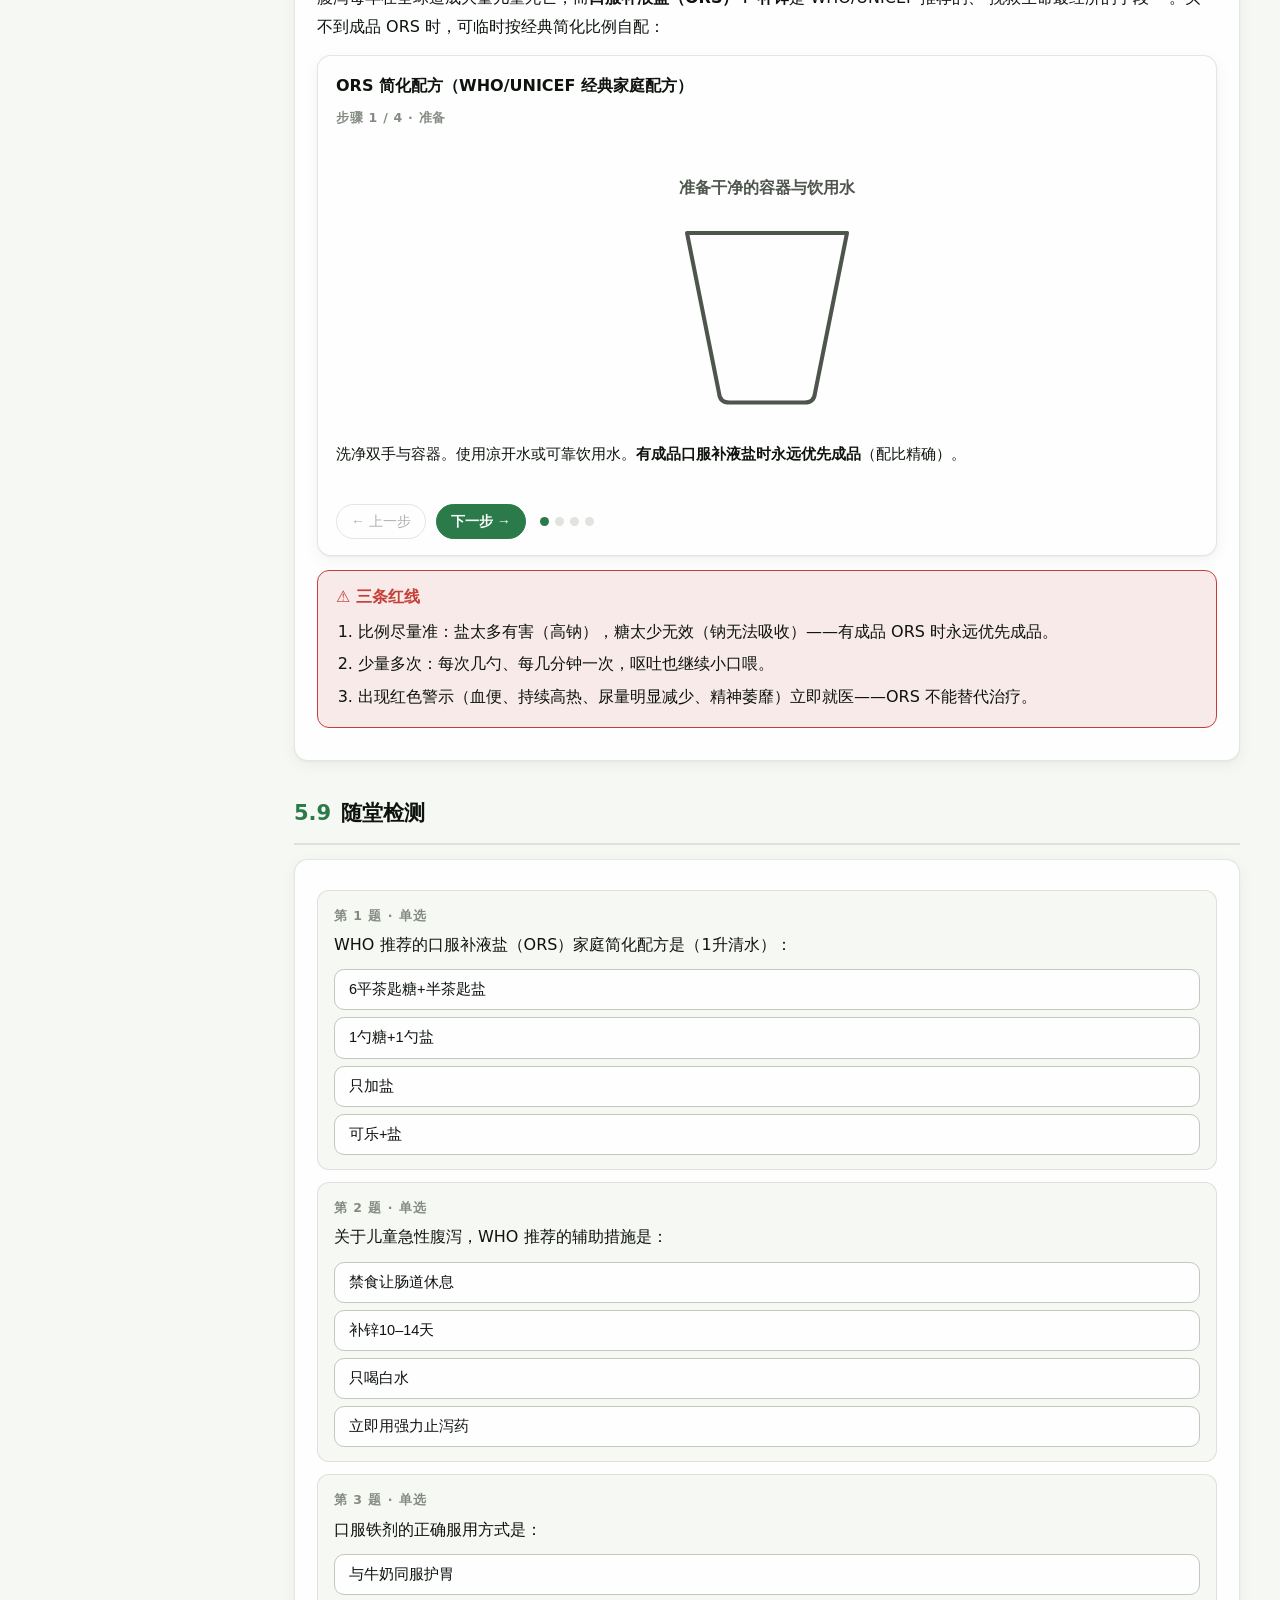
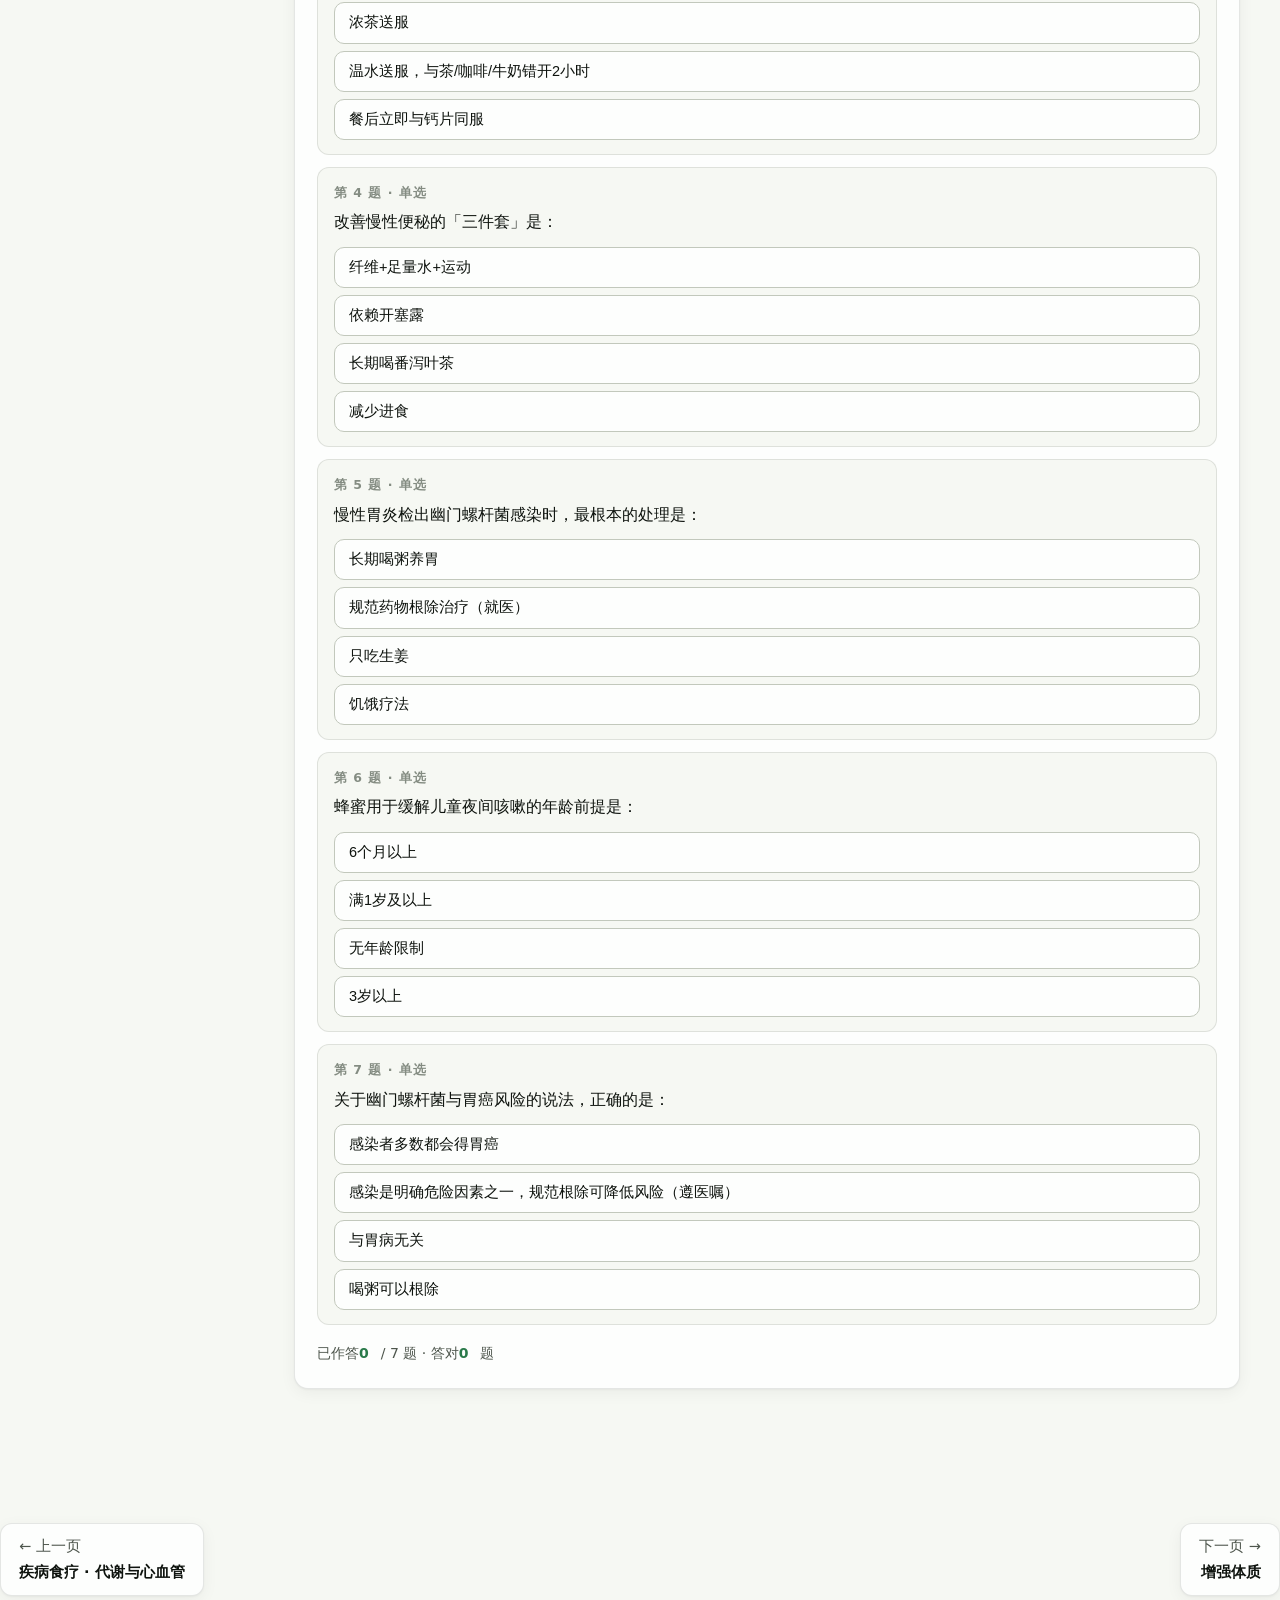
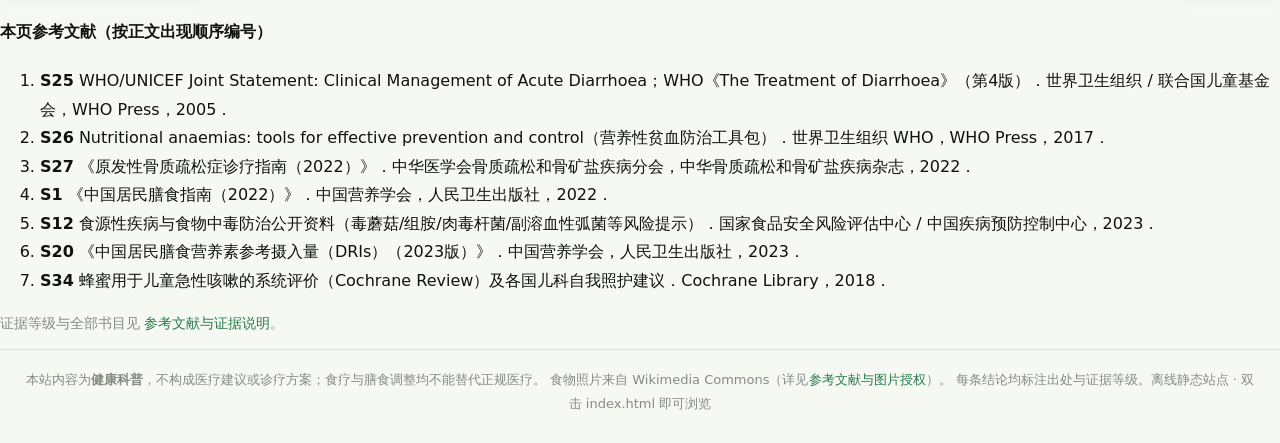
<file: disease-gi.html>
<!DOCTYPE html>
<html lang="zh-CN">
<head>
<meta charset="UTF-8">
<meta name="viewport" content="width=device-width, initial-scale=1.0">
<title>疾病食疗 II · 消化血液免疫骨骼 · 食物与健康</title>
<link rel="stylesheet" href="assets/style.css">
</head>
<body>
<nav class="topnav" id="topnav"></nav>
<div id="compatBanner" style="display:none"></div>
<script>
/* 兼容性自检（纯 ES5） */
(function () {
  var errs = [];
  window.onerror = function (m, s, l) { errs.push(String(m) + ' @' + String(s || '').split('/').pop() + ':' + l); return false; };
  function show() {
    var el = document.getElementById('compatBanner');
    if (!el) return;
    var msg = '';
    if (typeof HUI === 'undefined' && !window.HUI) {
      msg = '交互组件库 assets/healthui.js 未能加载：请确认 assets 文件夹完整，并从 index.html 进入。';
    } else if (errs.length) {
      msg = '页面脚本报错：' + errs.slice(0, 2).join('；');
    }
    if (msg) {
      el.style.cssText = 'display:block;position:fixed;left:0;right:0;bottom:0;z-index:9999;background:#d03b3b;color:#fff;padding:10px 18px;font-size:14px;line-height:1.7';
      el.innerHTML = '⚠ 本页交互内容无法运行 —— ' + msg + ' 若仍异常，请改用 Chrome 或新版 Edge 浏览器打开本页。';
    }
  }
  if (document.readyState === 'complete') { show(); } else if (window.addEventListener) { window.addEventListener('load', show); }
})();
</script>

<div class="layout">
  <aside class="toc" id="toc"></aside>
  <main>
    <div class="chapter-hero">
      <div class="hero-emoji">🩺</div>
      <div class="ch-no">第 5 章 · 疾病食疗</div>
      <h1>疾病食疗 II · 消化 · 血液 · 免疫 · 骨骼</h1>
      <p>胃炎、便秘、腹泻与口服补液、两类贫血、免疫与呼吸道感染恢复、骨质疏松。
      每节固定结构：<b>概述 → 目标 → 推荐食物 → 限制 → 红色警示</b>，依据 WHO 相关文件与国内指南编写<sup class="cite" data-src="S25,S26,S27,S1"></sup>。</p>
      <div class="warn" style="margin-top:10px"><b>提醒</b>：本页内容帮助识别「可以先从饮食做起」与「必须就医」的边界——
      后者永远优先。</div>
    </div>

    <section class="topic" id="s0">
      <h2><span class="secno">5.0</span> 🔭 疾病 → 目标 → 食物 路径图</h2>
      <div class="card"><div id="pathmap"></div></div>
    </section>

    <div id="sections"></div>

    <section class="topic" id="ors">
      <h2><span class="secno">5.8</span> 🧪 口服补液（ORS）家庭简化配方 · 分步演示</h2>
      <div class="card">
        <p>腹泻每年在全球造成大量儿童死亡，而<b>口服补液盐（ORS）+ 补锌</b>是 WHO/UNICEF 推荐的、
        挽救生命最经济的手段<sup class="cite" data-src="S25"></sup>。买不到成品 ORS 时，可临时按经典简化比例自配：</p>
        <div id="orsStepper"></div>
        <div class="danger" style="margin-top:10px"><span class="dt">⚠️ 三条红线</span>
          <ol>
            <li>比例尽量准：盐太多有害（高钠），糖太少无效（钠无法吸收）——有成品 ORS 时永远优先成品。</li>
            <li>少量多次：每次几勺、每几分钟一次，呕吐也继续小口喂。</li>
            <li>出现红色警示（血便、持续高热、尿量明显减少、精神萎靡）立即就医——ORS 不能替代治疗。</li>
          </ol>
        </div>
      </div>
    </section>

    <section class="topic" id="quiz">
      <h2><span class="secno">5.9</span> 随堂检测</h2>
      <div class="card"><div id="quiz1"></div></div>
    </section>
  </main>
</div>

<script src="assets/healthui.js"></script>
<script src="assets/img/credits.js"></script>
<script src="assets/data.js"></script>
<script>
HUI.renderNav('disease-gi.html');
HUI.footer();
HUI.pager('disease-gi.html');
HUI.progress('disease-gi.html');

(function () {
  const D = window.HDATA;
  const PAGE = 'disease-gi.html';
  const list = D.DISEASES.filter(d => d.page.indexOf(PAGE) === 0);

  HUI.pathMap('pathmap', list);

  document.getElementById('sections').innerHTML = list.map((d, i) => `
    <section class="topic" id="s${i + 1}">
      <h2><span class="secno">5.${i + 1}</span> ${HUI.esc(d.name)}</h2>
      <div class="card">
        <p>${d.brief} <sup class="cite" data-src="${d.src.join(',')}"></sup></p>
        <h3>🎯 目标</h3>
        <div class="chips">${d.targets.map(t => `<span class="chip hl">${HUI.esc(t)}</span>`).join('')}</div>
        <h3 style="margin-top:14px">✅ 推荐食物（点击回图鉴查看详情）</h3>
        <div class="chips">${(d.recommend || []).map(r => {
          const f = HUI.foodById(r.food);
          return `<a class="chip good" href="foods.html" title="${HUI.esc(r.why)}">${HUI.esc(f ? f.name : r.food)} ${HUI.badgeLevel(r.level)}</a>`;
        }).join('')}</div>
        <h3 style="margin-top:14px">🚫 限制 / 避免</h3>
        <ul>${d.limit.map(x => `<li>${HUI.esc(x)}</li>`).join('')}</ul>
        <div class="keypoint"><b>一日参考</b>：${HUI.esc(d.meal)}</div>
        <div class="danger"><span class="dt">⛔ 何时必须就医</span><br>${HUI.esc(d.red_flag)}</div>
      </div>
    </section>`).join('');

  /* ORS 分步演示 SVG */
  const ORS_SVG = (stage) => {
    const cup = `
      <path d="M300 120 L340 320 Q341 332 353 332 L447 332 Q459 332 460 320 L500 120 Z" fill="none" stroke="var(--ink2)" stroke-width="5" stroke-linejoin="round"></path>
      <path d="M303 130 L497 130 L460 318 Q459 328 447 328 L353 328 Q341 328 340 318 Z" fill="var(--tint3)" fill-opacity="${stage >= 1 ? 0.55 : 0}"></path>
      ${stage >= 2 ? `<rect x="308" y="150" width="184" height="14" rx="7" fill="#fff" fill-opacity="0.85"></rect>` : ''}
      ${stage >= 3 ? `<circle cx="330" cy="200" r="4" fill="var(--c7)" fill-opacity="0.7"></circle><circle cx="360" cy="210" r="4" fill="var(--c7)" fill-opacity="0.7"></circle><circle cx="395" cy="198" r="4" fill="var(--c7)" fill-opacity="0.7"></circle><circle cx="425" cy="212" r="4" fill="var(--c7)" fill-opacity="0.7"></circle><circle cx="455" cy="200" r="4" fill="var(--c7)" fill-opacity="0.7"></circle>` : ''}`;
    return `<svg viewBox="0 0 800 360" style="max-width:640px">
      ${cup}
      <text x="400" y="70" text-anchor="middle" font-size="20" font-weight="700" fill="var(--ink2)">${stage === 0 ? '准备干净的容器与饮用水' : stage === 1 ? '第一步：量取 1 升清洁饮用水' : stage === 2 ? '第二步：加入 6 平茶匙白糖（约25–30g）' : '第三步：加入半平茶匙盐（约2g）'}</text>
      ${stage === 3 ? `<text x="400" y="352" text-anchor="middle" font-size="15" fill="var(--cg)" font-weight="700">✓ 搅匀后少量多次饮用 —— 每次几勺，每几分钟一次</text>` : ''}
    </svg>`;
  };
  HUI.stepper('orsStepper', {
    title: 'ORS 简化配方（WHO/UNICEF 经典家庭配方）',
    steps: [
      { name: '准备', svg: ORS_SVG(0), text: '洗净双手与容器。使用凉开水或可靠饮用水。<b>有成品口服补液盐时永远优先成品</b>（配比精确）。' },
      { name: '量水', svg: ORS_SVG(1), text: '量取 <b>1 升</b>饮用水倒入容器。' },
      { name: '加糖', svg: ORS_SVG(2), text: '加入 <b>6 平茶匙白糖</b>（约25–30g，以平茶匙为准）。糖帮助肠道「连带」吸收钠与水——这是 ORS 的核心原理（钠-葡萄糖协同转运）。', warn: '糖过量会使渗透压升高、腹泻加重——严格按比例。' },
      { name: '加盐', svg: ORS_SVG(3), text: '加入 <b>半平茶匙食盐</b>（约2g），搅拌溶解。<sup class="cite" data-src="S25"></sup>', warn: '盐过量的危险大于不足——宁少勿多，尝起来比眼泪略咸即可。' }
    ]
  });

  document.getElementById('toc').innerHTML = '<div class="toc-title">本章目录</div>' +
    ['s0|5.0 路径图'].concat(list.map((d, i) => 's' + (i + 1) + '|5.' + (i + 1) + ' ' + d.name)).concat(['ors|5.8 ORS 分步演示', 'quiz|5.9 随堂检测'])
      .map(x => { const p = x.split('|'); return '<a href="#' + p[0] + '">' + p[1] + '</a>'; }).join('');

  if (D.QUIZ_BANK && D.QUIZ_BANK.gi && D.QUIZ_BANK.gi.length) {
    HUI.quiz('quiz1', D.QUIZ_BANK.gi, { id: 'gi' });
  }
  HUI.cite();
})();
</script>
</body>
</html>
</file>
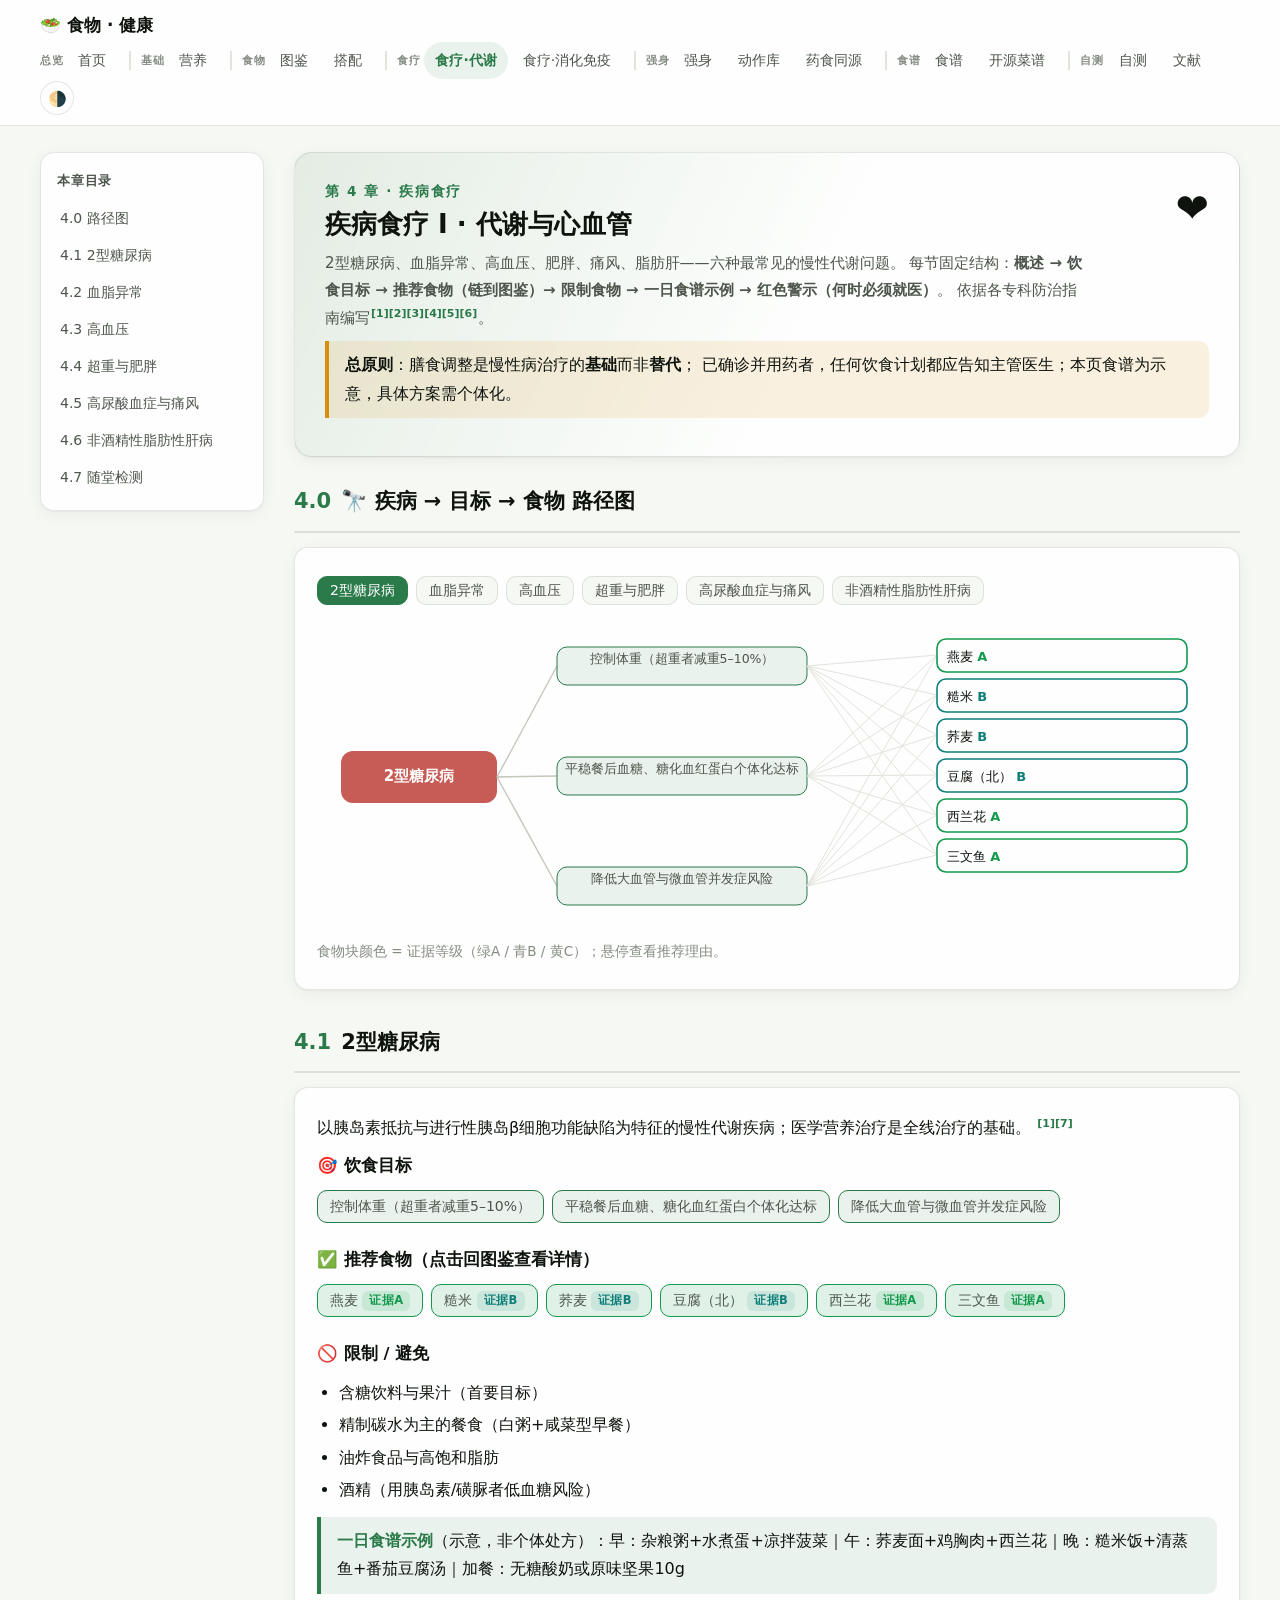
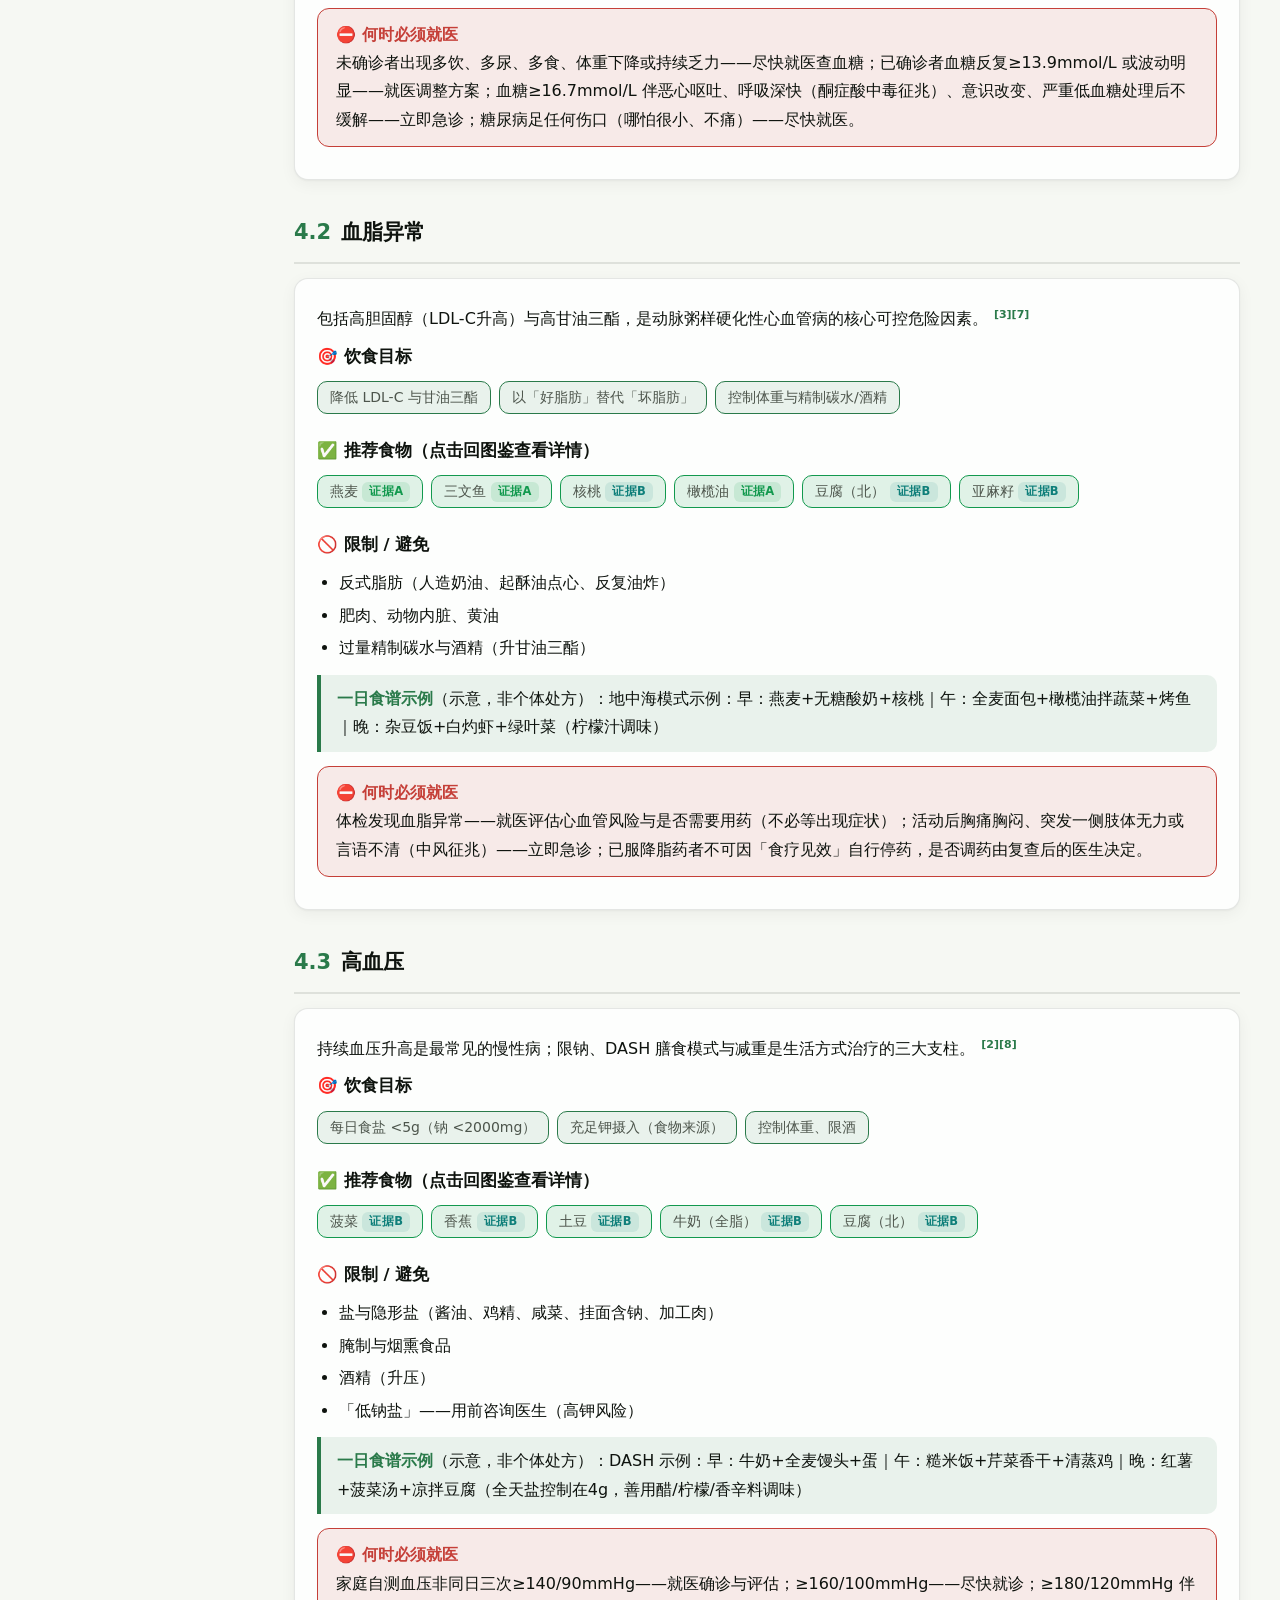
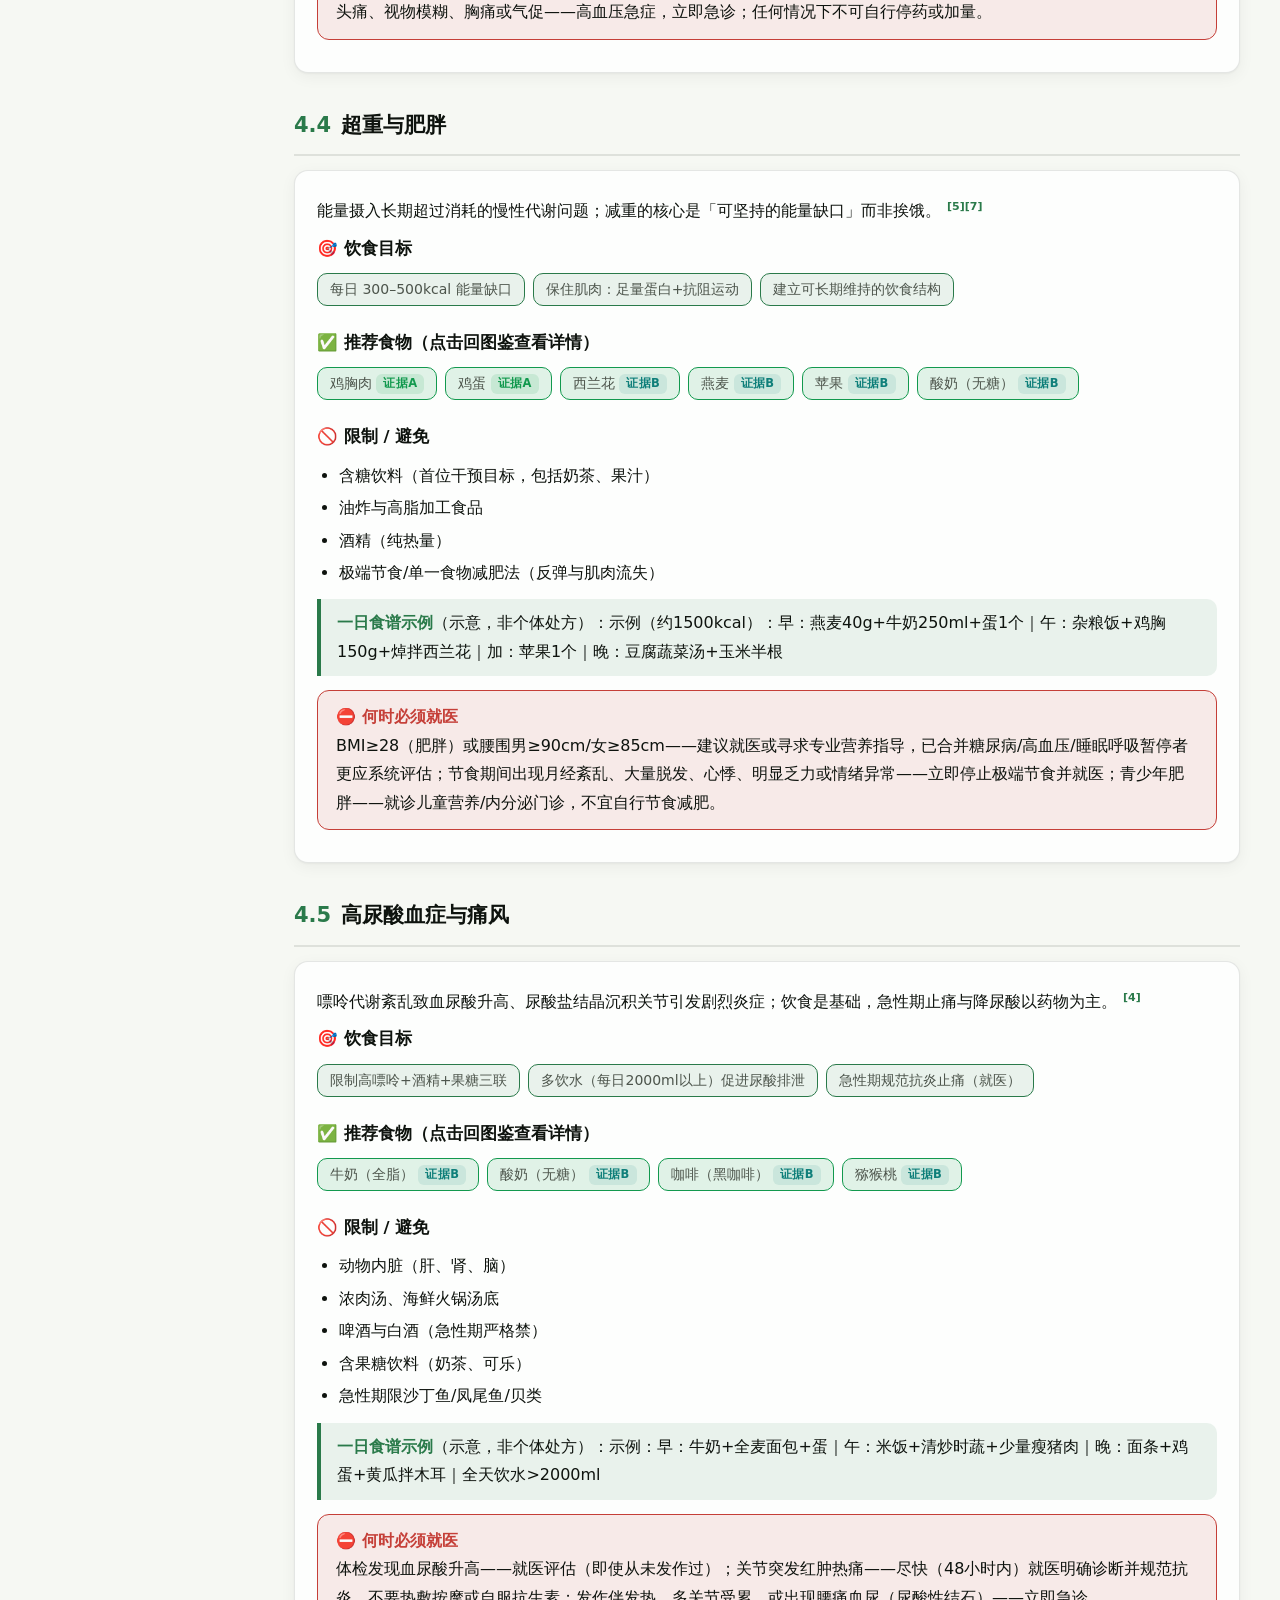
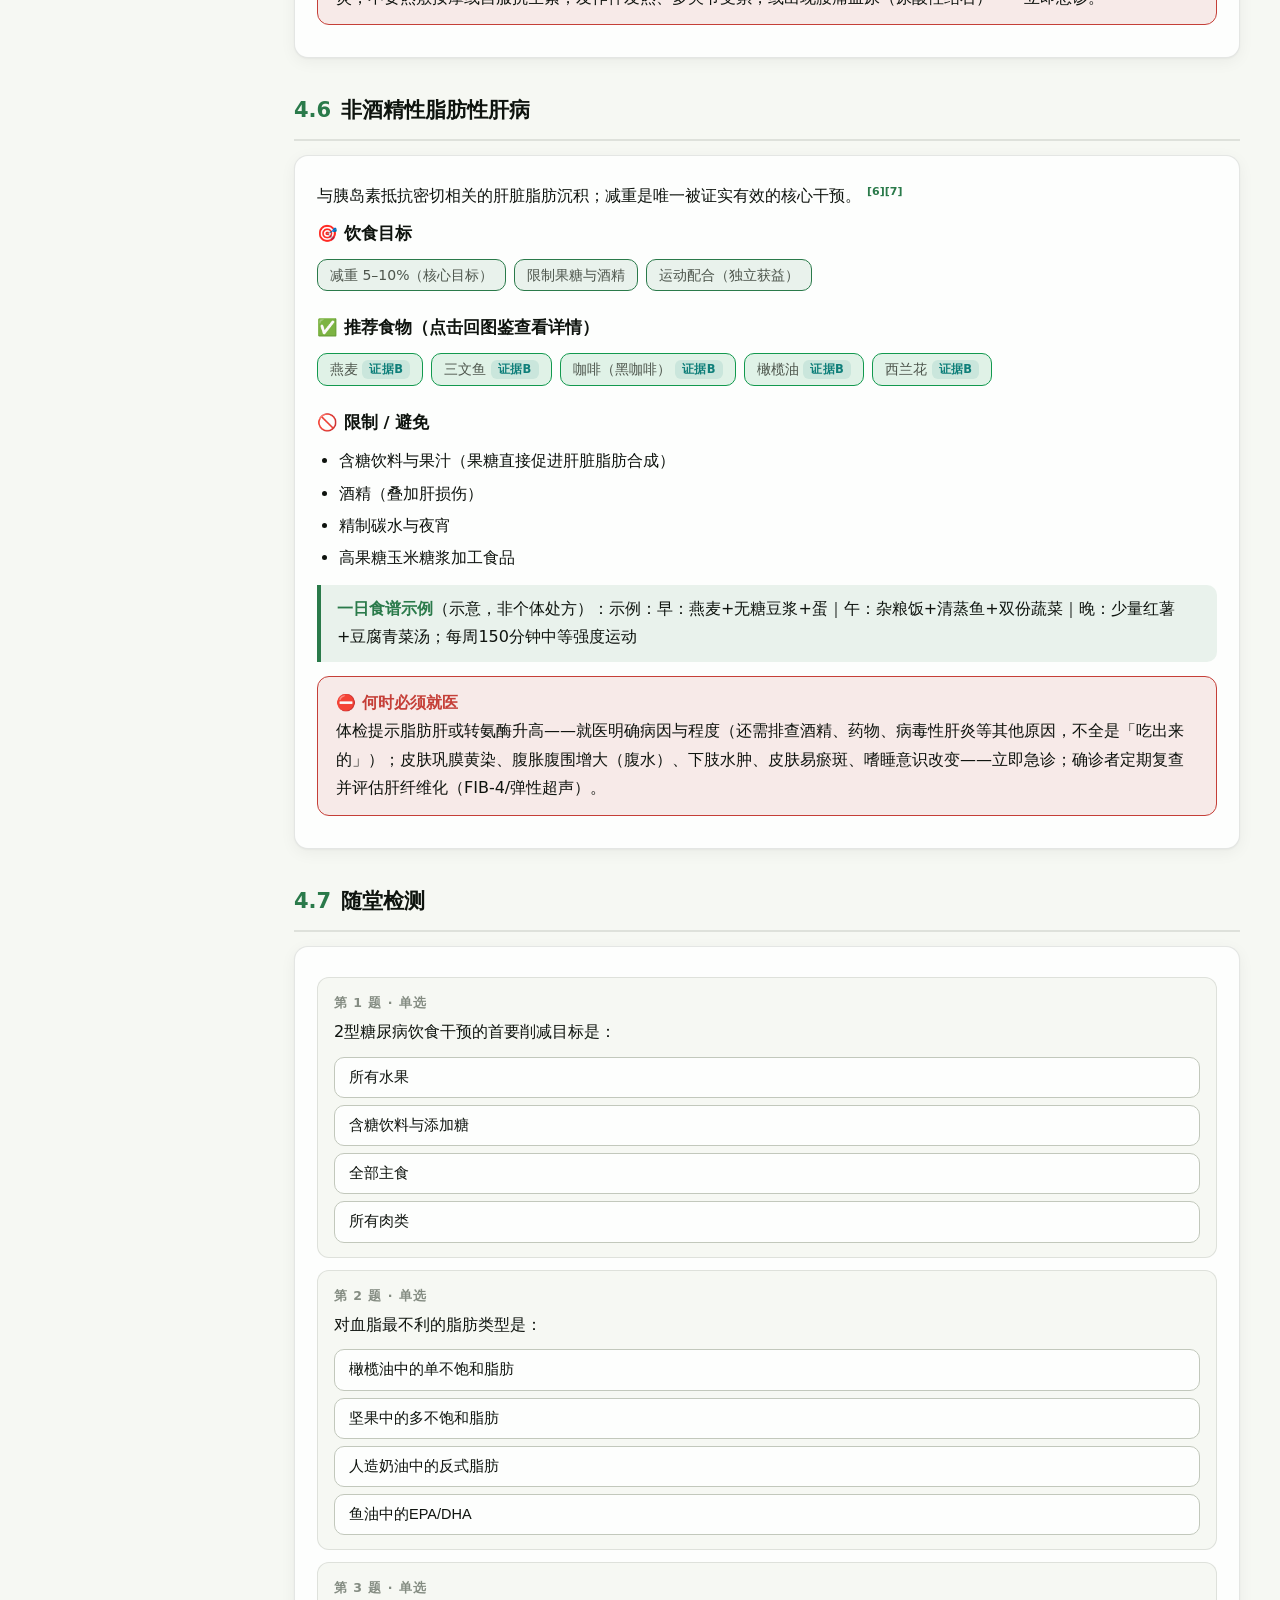
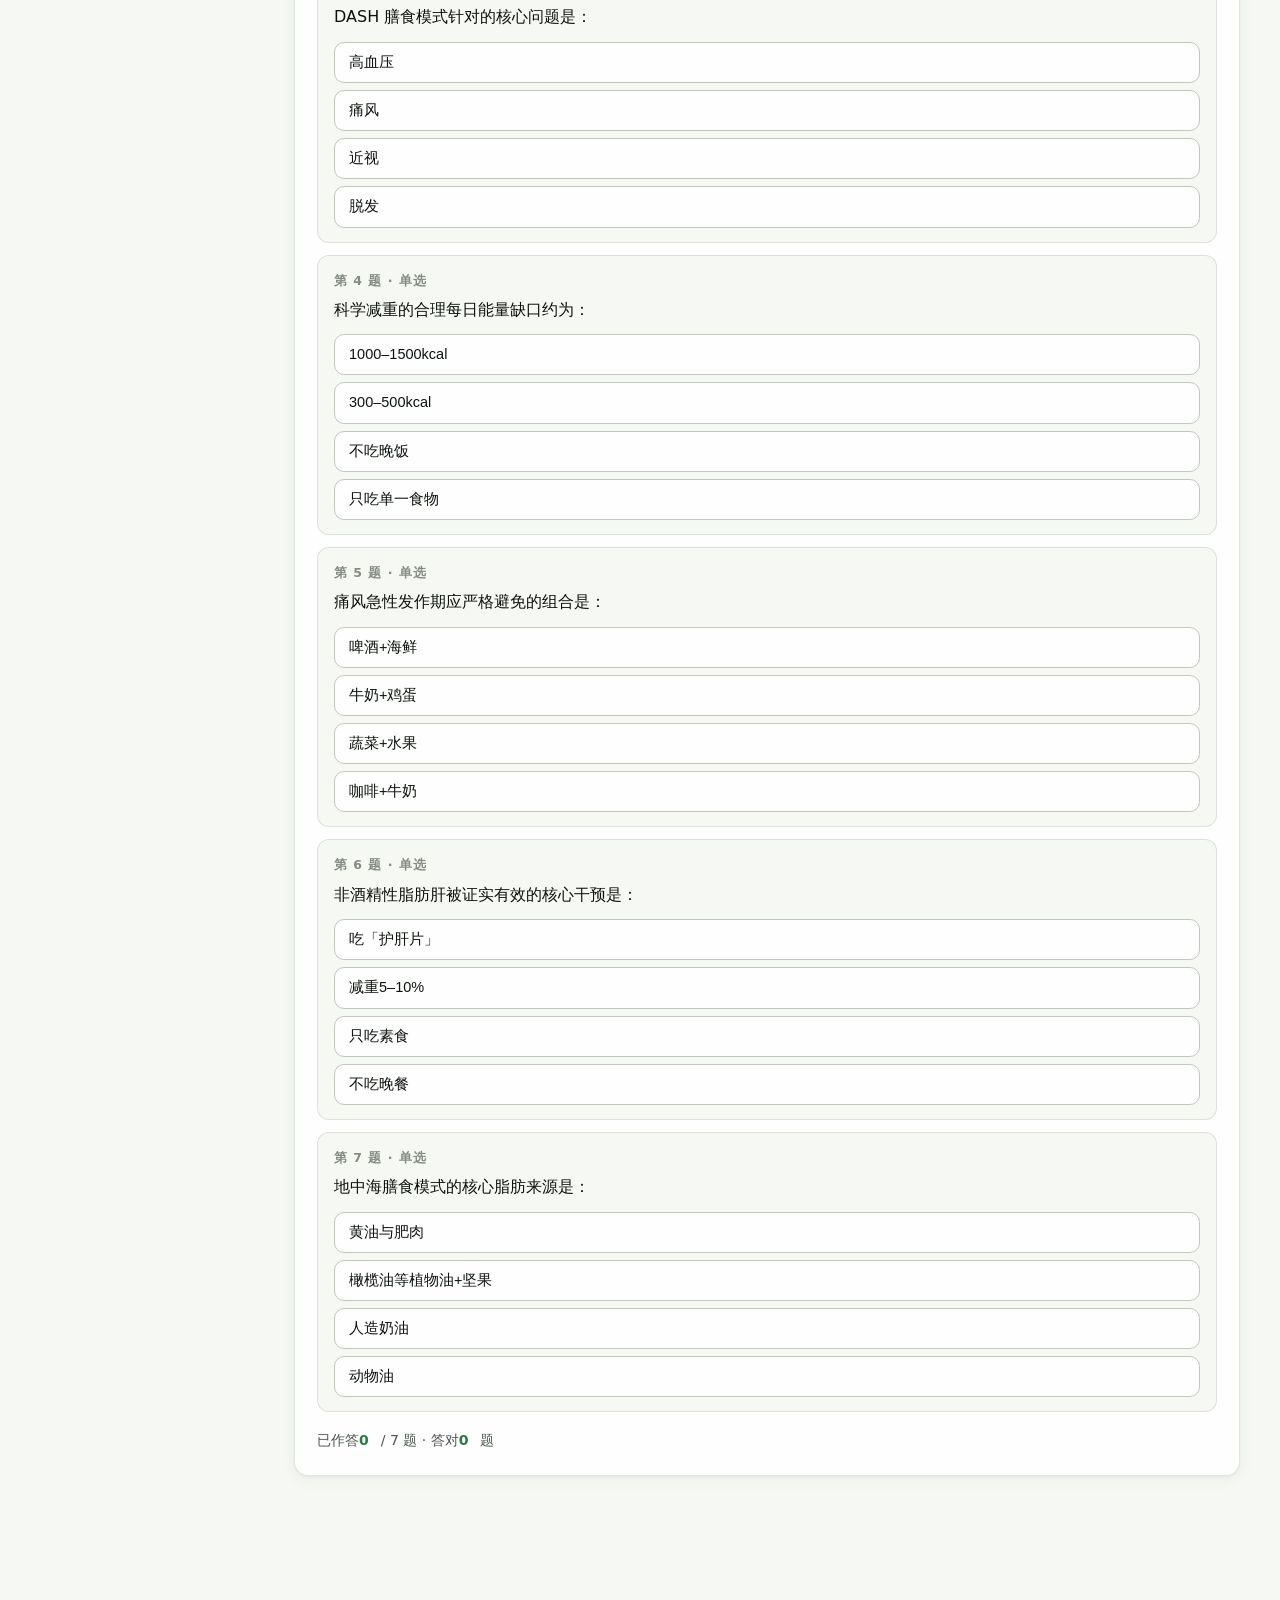
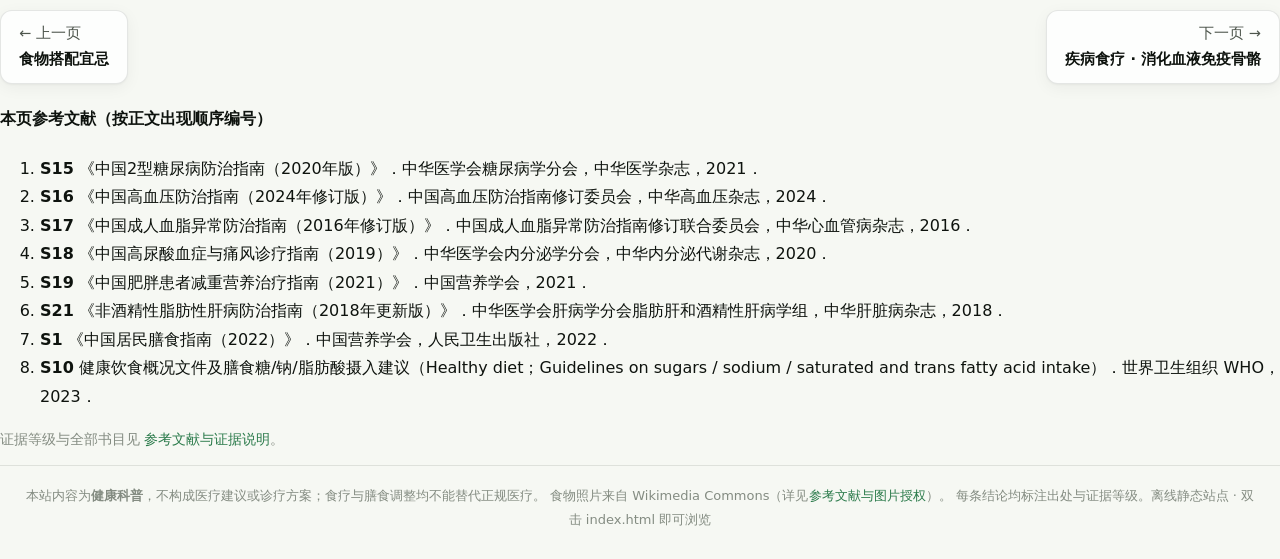
<file: disease-metabolic.html>
<!DOCTYPE html>
<html lang="zh-CN">
<head>
<meta charset="UTF-8">
<meta name="viewport" content="width=device-width, initial-scale=1.0">
<title>疾病食疗 I · 代谢与心血管 · 食物与健康</title>
<link rel="stylesheet" href="assets/style.css">
</head>
<body>
<nav class="topnav" id="topnav"></nav>
<div id="compatBanner" style="display:none"></div>
<script>
/* 兼容性自检（纯 ES5） */
(function () {
  var errs = [];
  window.onerror = function (m, s, l) { errs.push(String(m) + ' @' + String(s || '').split('/').pop() + ':' + l); return false; };
  function show() {
    var el = document.getElementById('compatBanner');
    if (!el) return;
    var msg = '';
    if (typeof HUI === 'undefined' && !window.HUI) {
      msg = '交互组件库 assets/healthui.js 未能加载：请确认 assets 文件夹完整，并从 index.html 进入。';
    } else if (errs.length) {
      msg = '页面脚本报错：' + errs.slice(0, 2).join('；');
    }
    if (msg) {
      el.style.cssText = 'display:block;position:fixed;left:0;right:0;bottom:0;z-index:9999;background:#d03b3b;color:#fff;padding:10px 18px;font-size:14px;line-height:1.7';
      el.innerHTML = '⚠ 本页交互内容无法运行 —— ' + msg + ' 若仍异常，请改用 Chrome 或新版 Edge 浏览器打开本页。';
    }
  }
  if (document.readyState === 'complete') { show(); } else if (window.addEventListener) { window.addEventListener('load', show); }
})();
</script>

<div class="layout">
  <aside class="toc" id="toc"></aside>
  <main>
    <div class="chapter-hero">
      <div class="hero-emoji">❤️</div>
      <div class="ch-no">第 4 章 · 疾病食疗</div>
      <h1>疾病食疗 I · 代谢与心血管</h1>
      <p>2型糖尿病、血脂异常、高血压、肥胖、痛风、脂肪肝——六种最常见的慢性代谢问题。
      每节固定结构：<b>概述 → 饮食目标 → 推荐食物（链到图鉴）→ 限制食物 → 一日食谱示例 → 红色警示（何时必须就医）</b>。
      依据各专科防治指南编写<sup class="cite" data-src="S15,S16,S17,S18,S19,S21"></sup>。</p>
      <div class="warn" style="margin-top:10px"><b>总原则</b>：膳食调整是慢性病治疗的<b>基础</b>而非<b>替代</b>；
      已确诊并用药者，任何饮食计划都应告知主管医生；本页食谱为示意，具体方案需个体化。</div>
    </div>

    <section class="topic" id="s0">
      <h2><span class="secno">4.0</span> 🔭 疾病 → 目标 → 食物 路径图</h2>
      <div class="card"><div id="pathmap"></div></div>
    </section>

    <div id="sections"></div>

    <section class="topic" id="quiz">
      <h2><span class="secno">4.7</span> 随堂检测</h2>
      <div class="card"><div id="quiz1"></div></div>
    </section>
  </main>
</div>

<script src="assets/healthui.js"></script>
<script src="assets/img/credits.js"></script>
<script src="assets/data.js"></script>
<script>
HUI.renderNav('disease-metabolic.html');
HUI.footer();
HUI.pager('disease-metabolic.html');
HUI.progress('disease-metabolic.html');

(function () {
  const D = window.HDATA;
  const PAGE = 'disease-metabolic.html';
  const list = D.DISEASES.filter(d => d.page.indexOf(PAGE) === 0);

  HUI.pathMap('pathmap', list);

  document.getElementById('sections').innerHTML = list.map((d, i) => `
    <section class="topic" id="s${i + 1}">
      <h2><span class="secno">4.${i + 1}</span> ${HUI.esc(d.name)}</h2>
      <div class="card">
        <p>${d.brief} <sup class="cite" data-src="${d.src.join(',')}"></sup></p>
        <h3>🎯 饮食目标</h3>
        <div class="chips">${d.targets.map(t => `<span class="chip hl">${HUI.esc(t)}</span>`).join('')}</div>
        <h3 style="margin-top:14px">✅ 推荐食物（点击回图鉴查看详情）</h3>
        <div class="chips">${(d.recommend || []).map(r => {
          const f = HUI.foodById(r.food);
          return `<a class="chip good" href="foods.html" title="${HUI.esc(r.why)}">${HUI.esc(f ? f.name : r.food)} ${HUI.badgeLevel(r.level)}</a>`;
        }).join('')}</div>
        <h3 style="margin-top:14px">🚫 限制 / 避免</h3>
        <ul>${d.limit.map(x => `<li>${HUI.esc(x)}</li>`).join('')}</ul>
        <div class="keypoint"><b>一日食谱示例</b>（示意，非个体处方）：${HUI.esc(d.meal)}</div>
        <div class="danger"><span class="dt">⛔ 何时必须就医</span><br>${HUI.esc(d.red_flag)}</div>
      </div>
    </section>`).join('');

  document.getElementById('toc').innerHTML = '<div class="toc-title">本章目录</div>' +
    ['s0|4.0 路径图'].concat(list.map((d, i) => 's' + (i + 1) + '|4.' + (i + 1) + ' ' + d.name)).concat(['quiz|4.7 随堂检测'])
      .map(x => { const p = x.split('|'); return '<a href="#' + p[0] + '">' + p[1] + '</a>'; }).join('');

  if (D.QUIZ_BANK && D.QUIZ_BANK.metabolic && D.QUIZ_BANK.metabolic.length) {
    HUI.quiz('quiz1', D.QUIZ_BANK.metabolic, { id: 'metabolic' });
  }
  HUI.cite();
})();
</script>
</body>
</html>
</file>
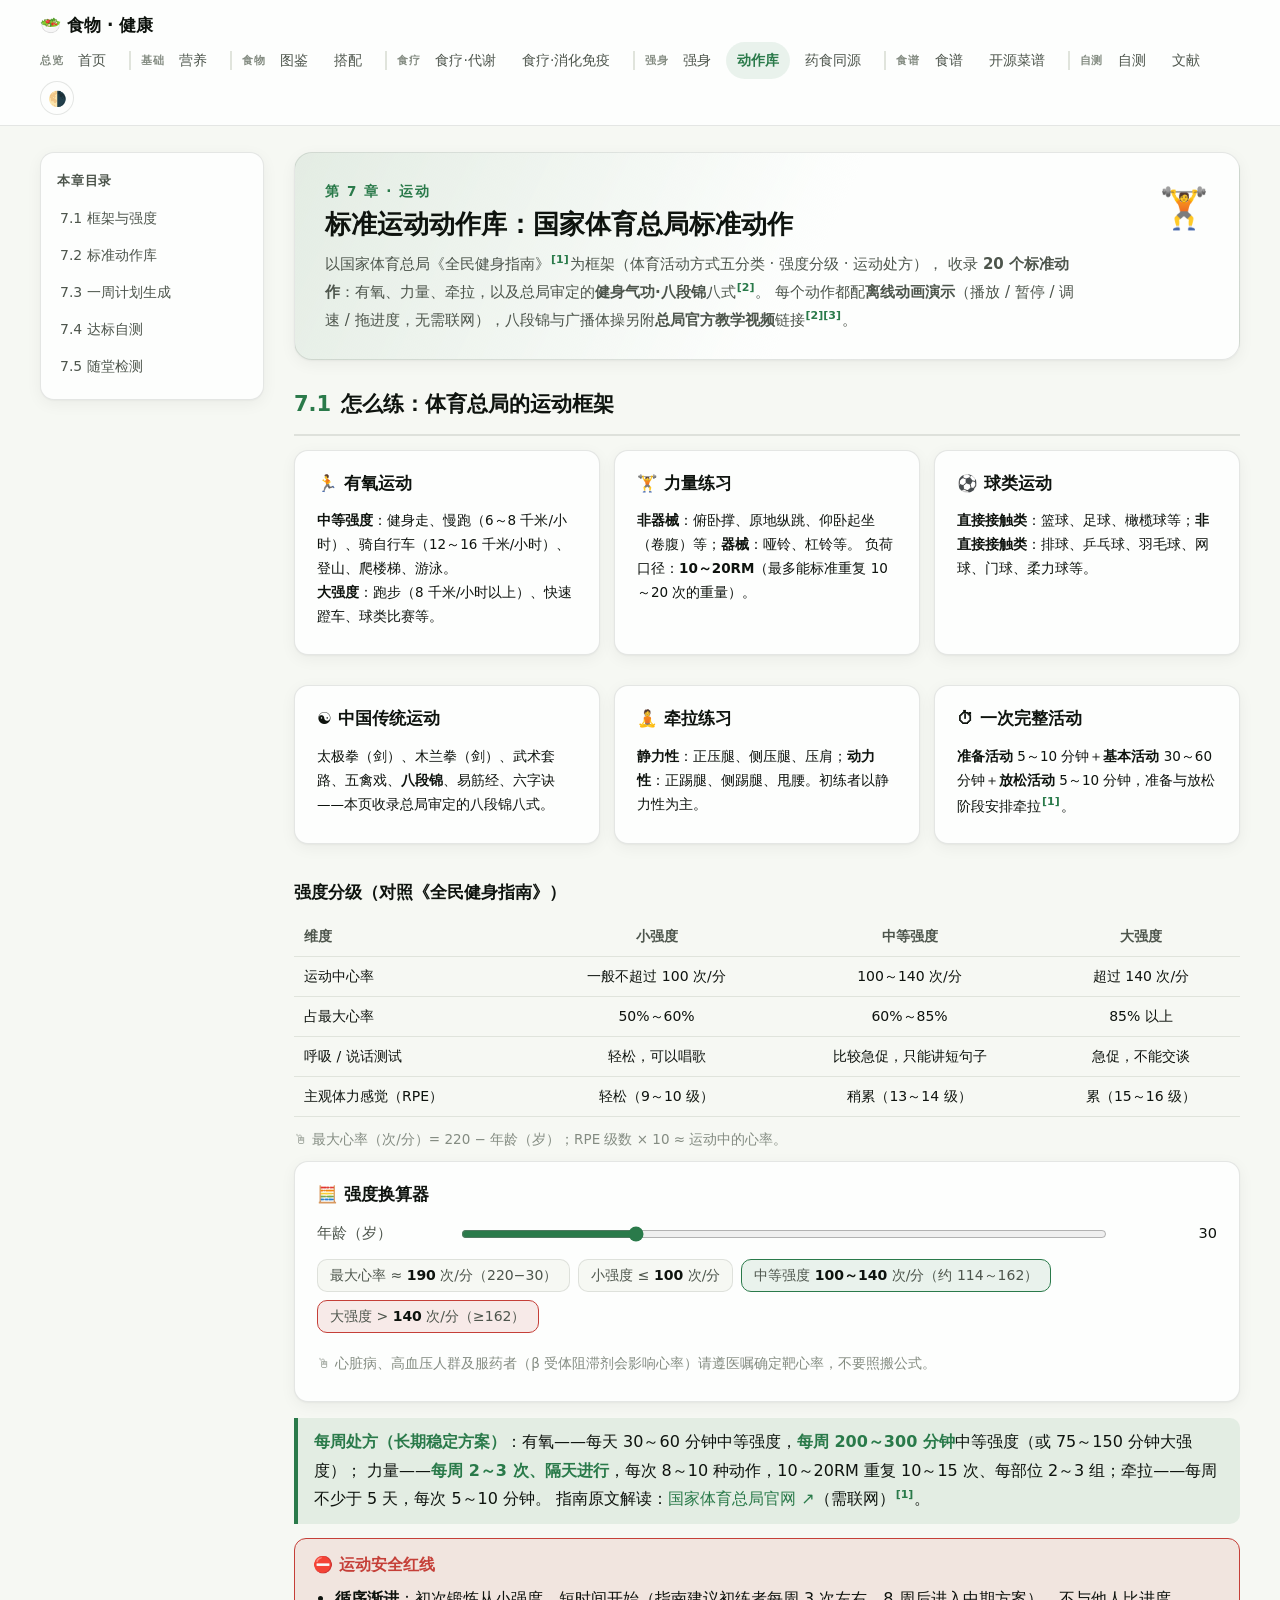
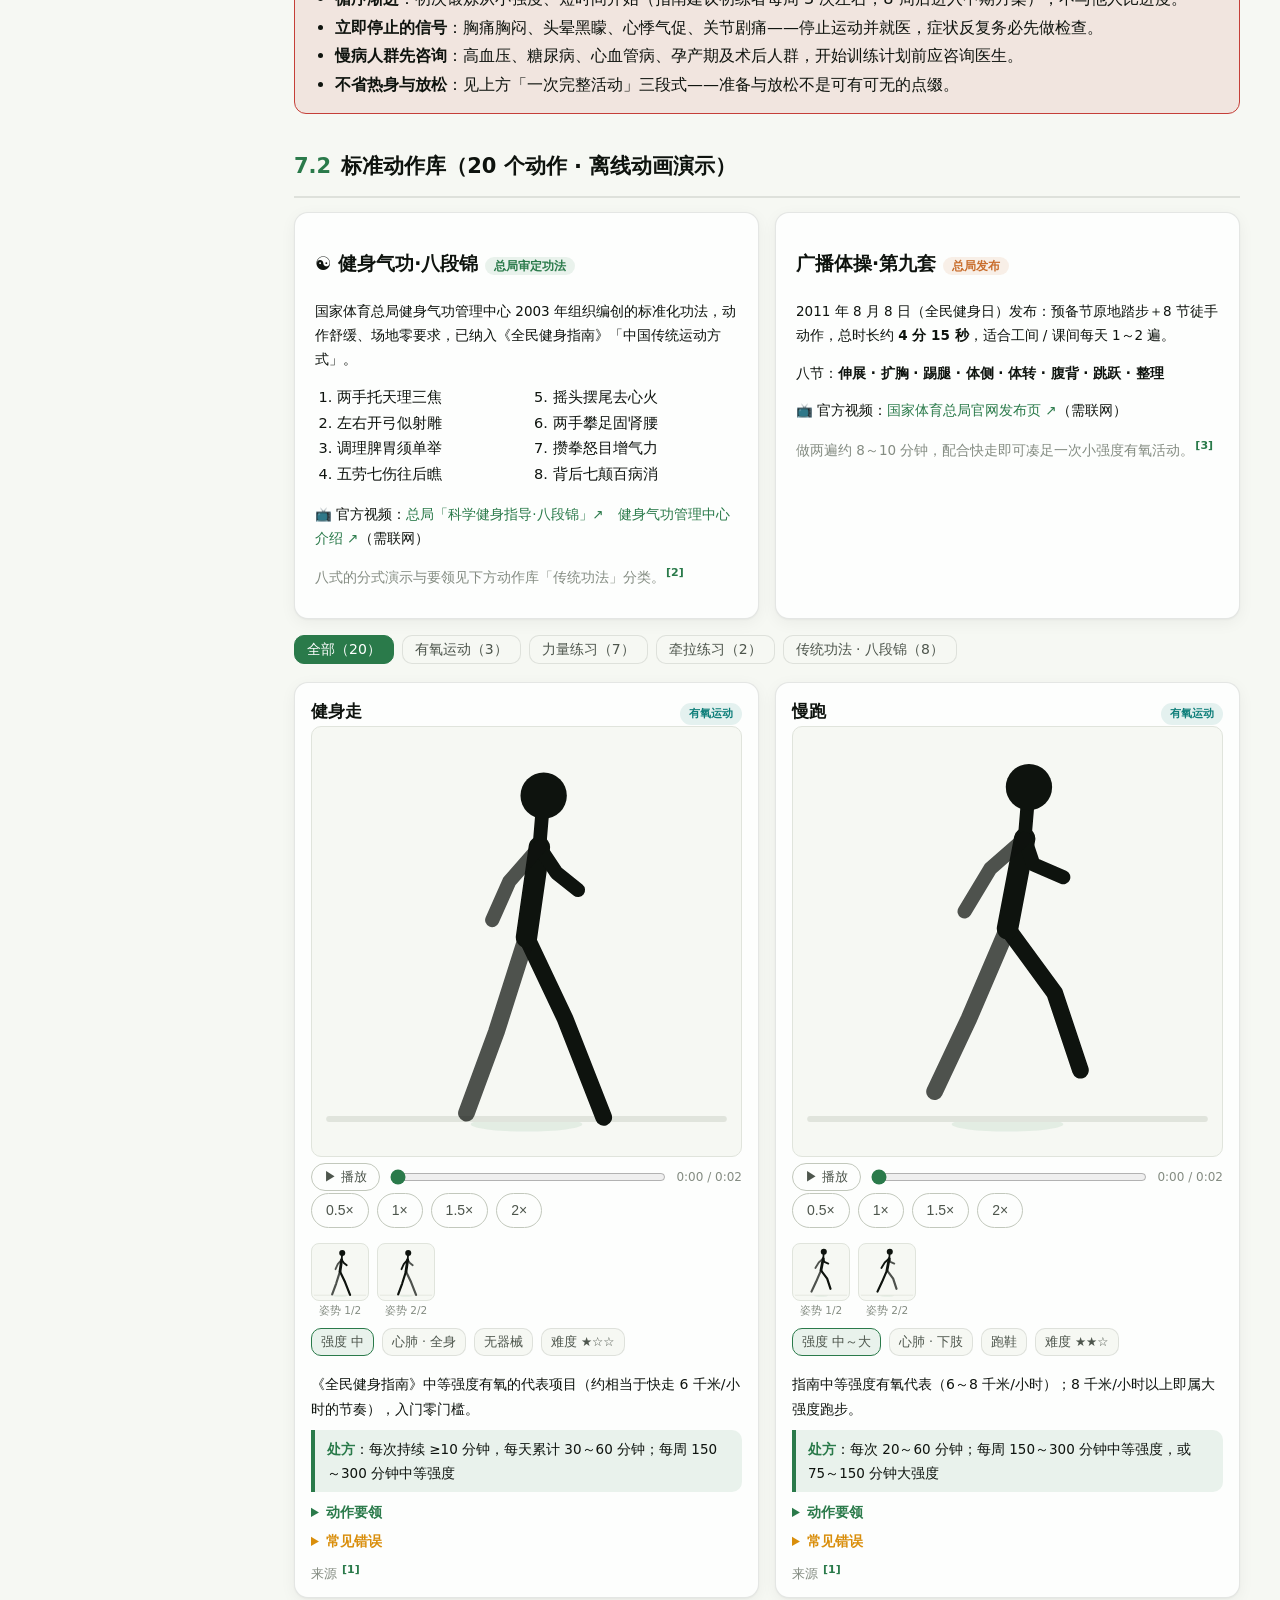
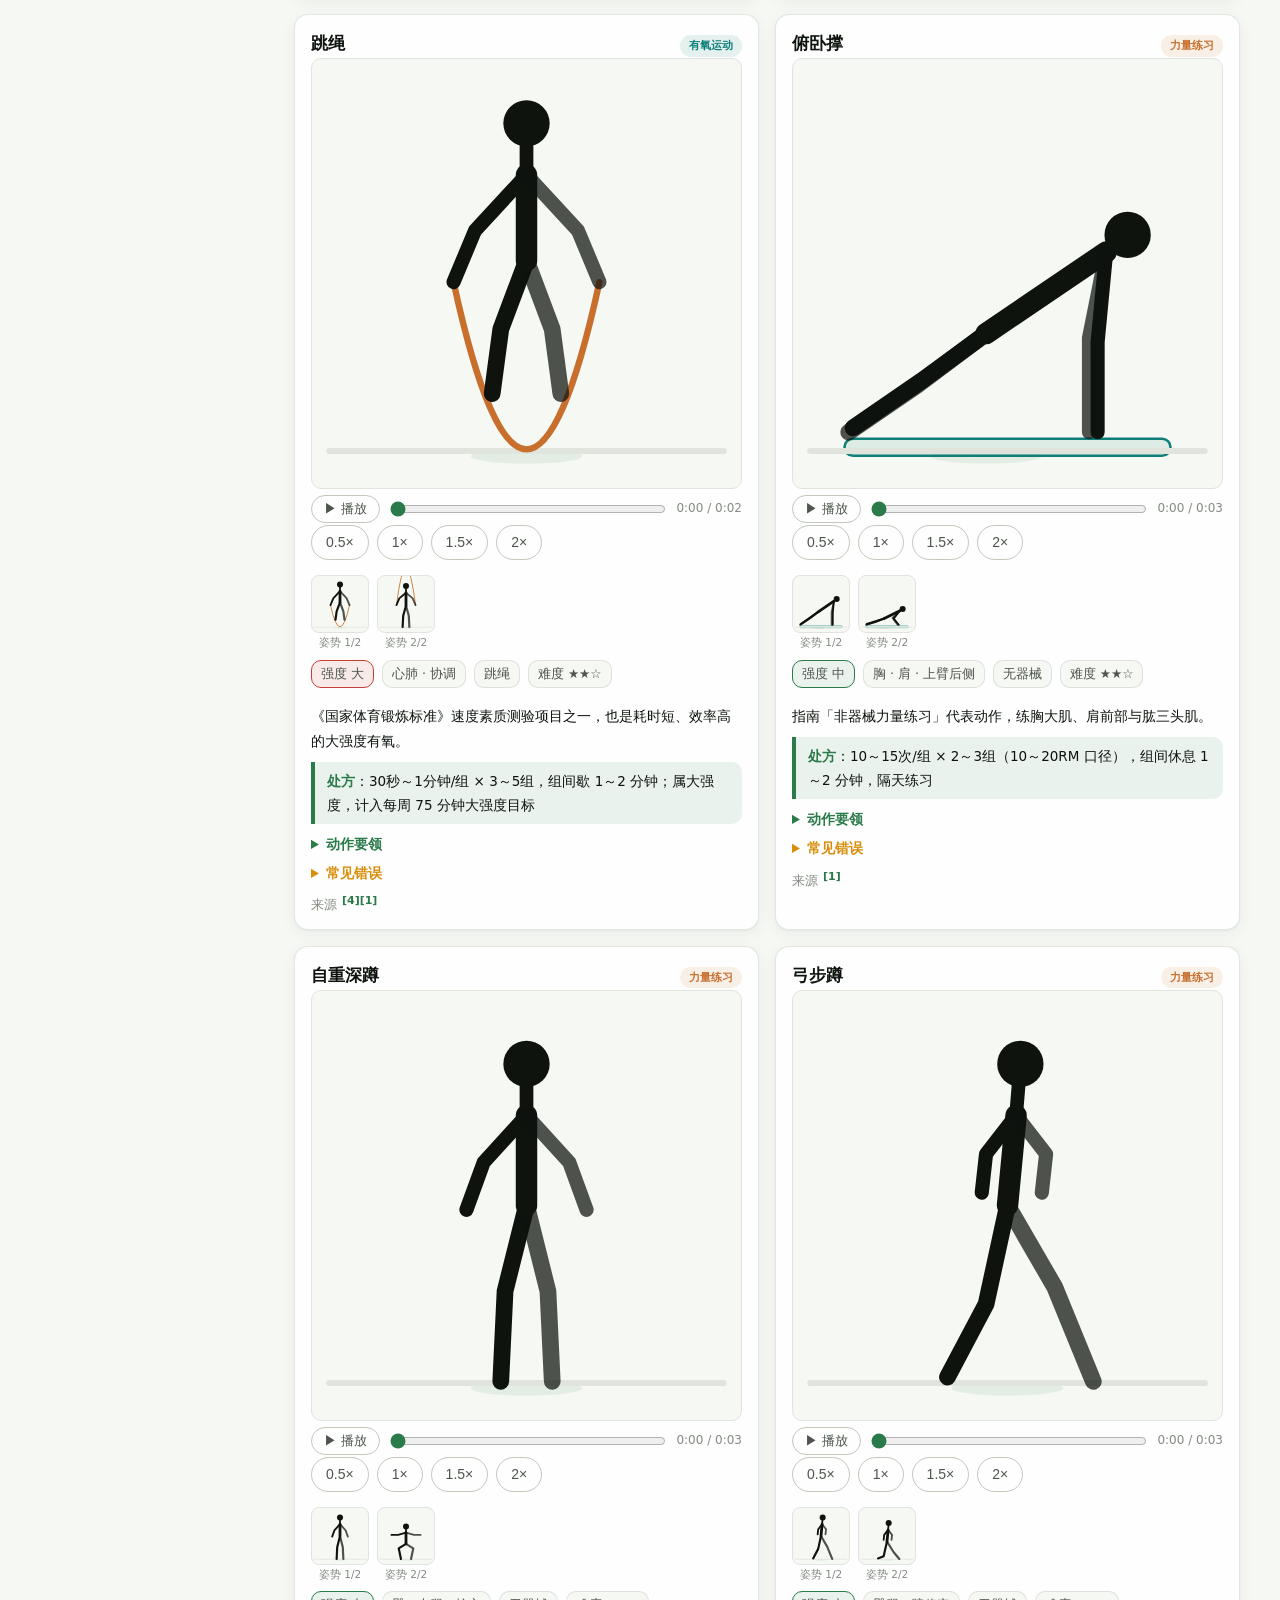
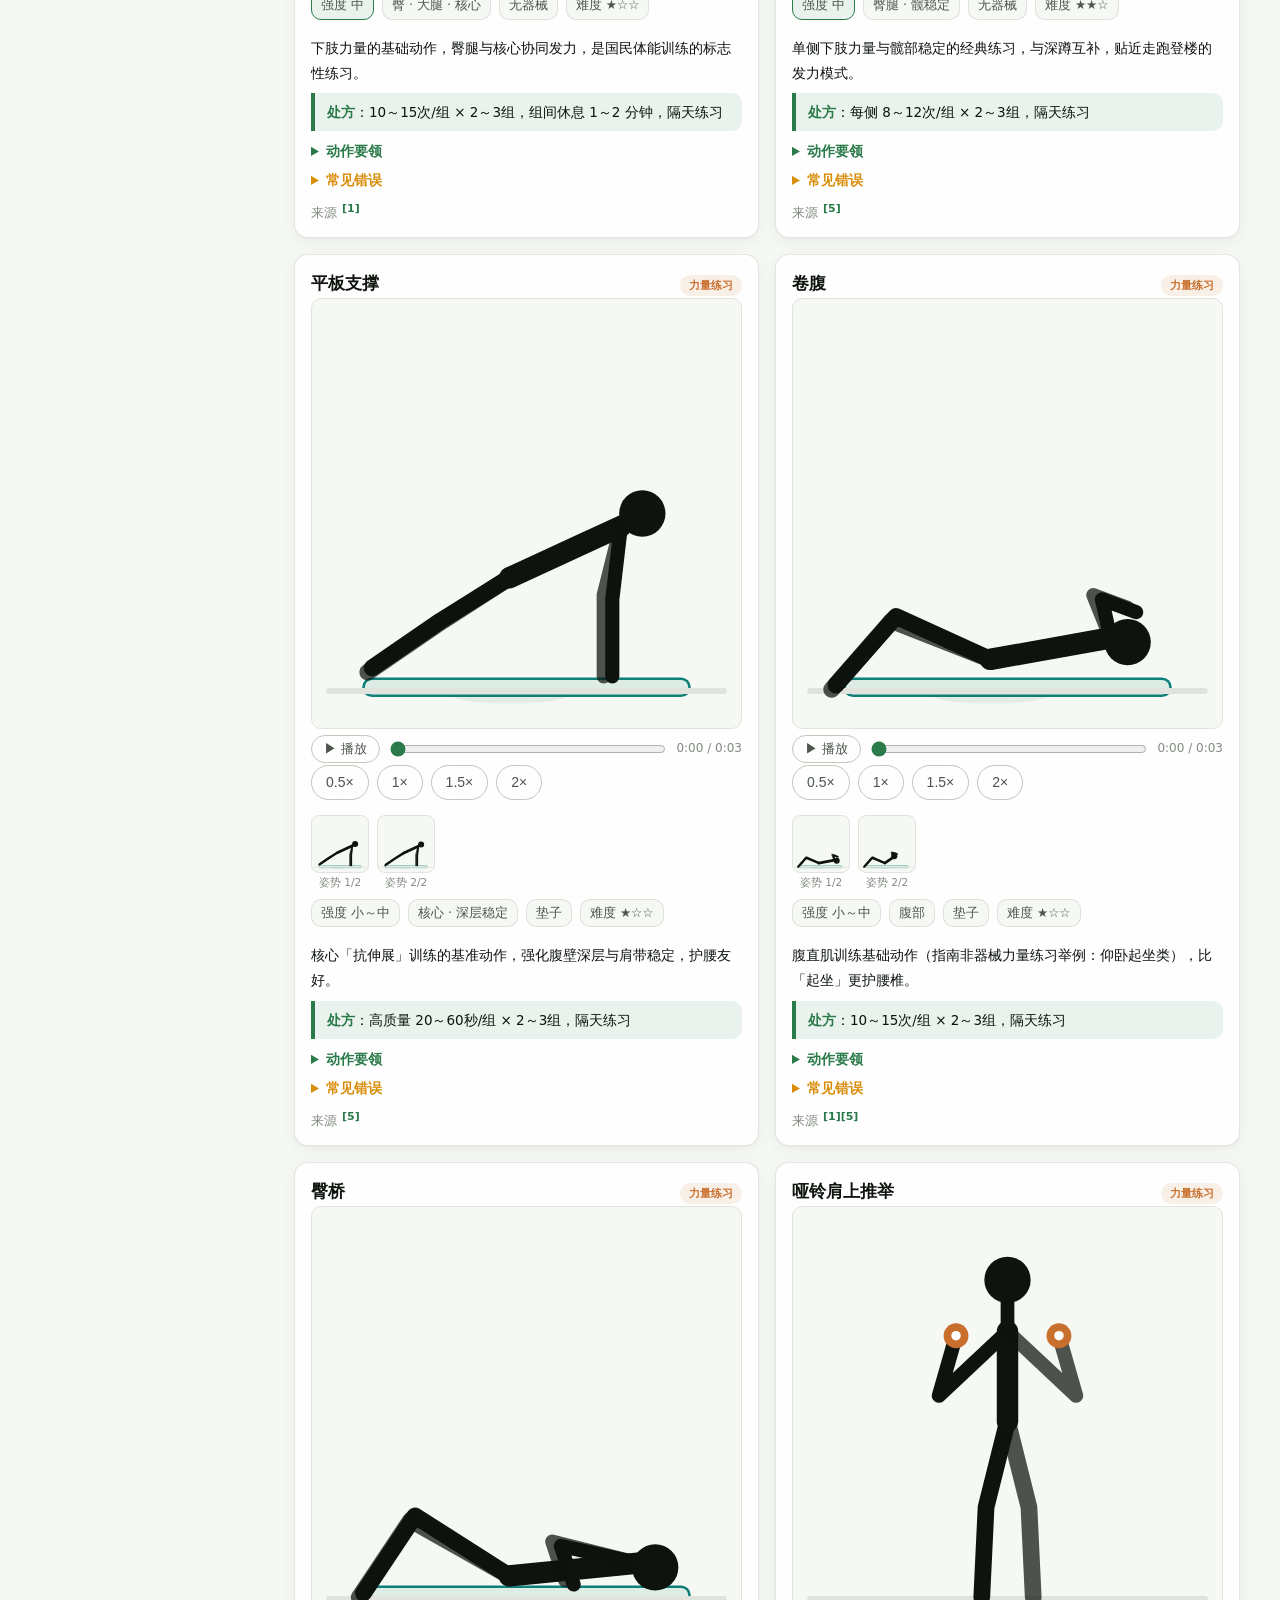
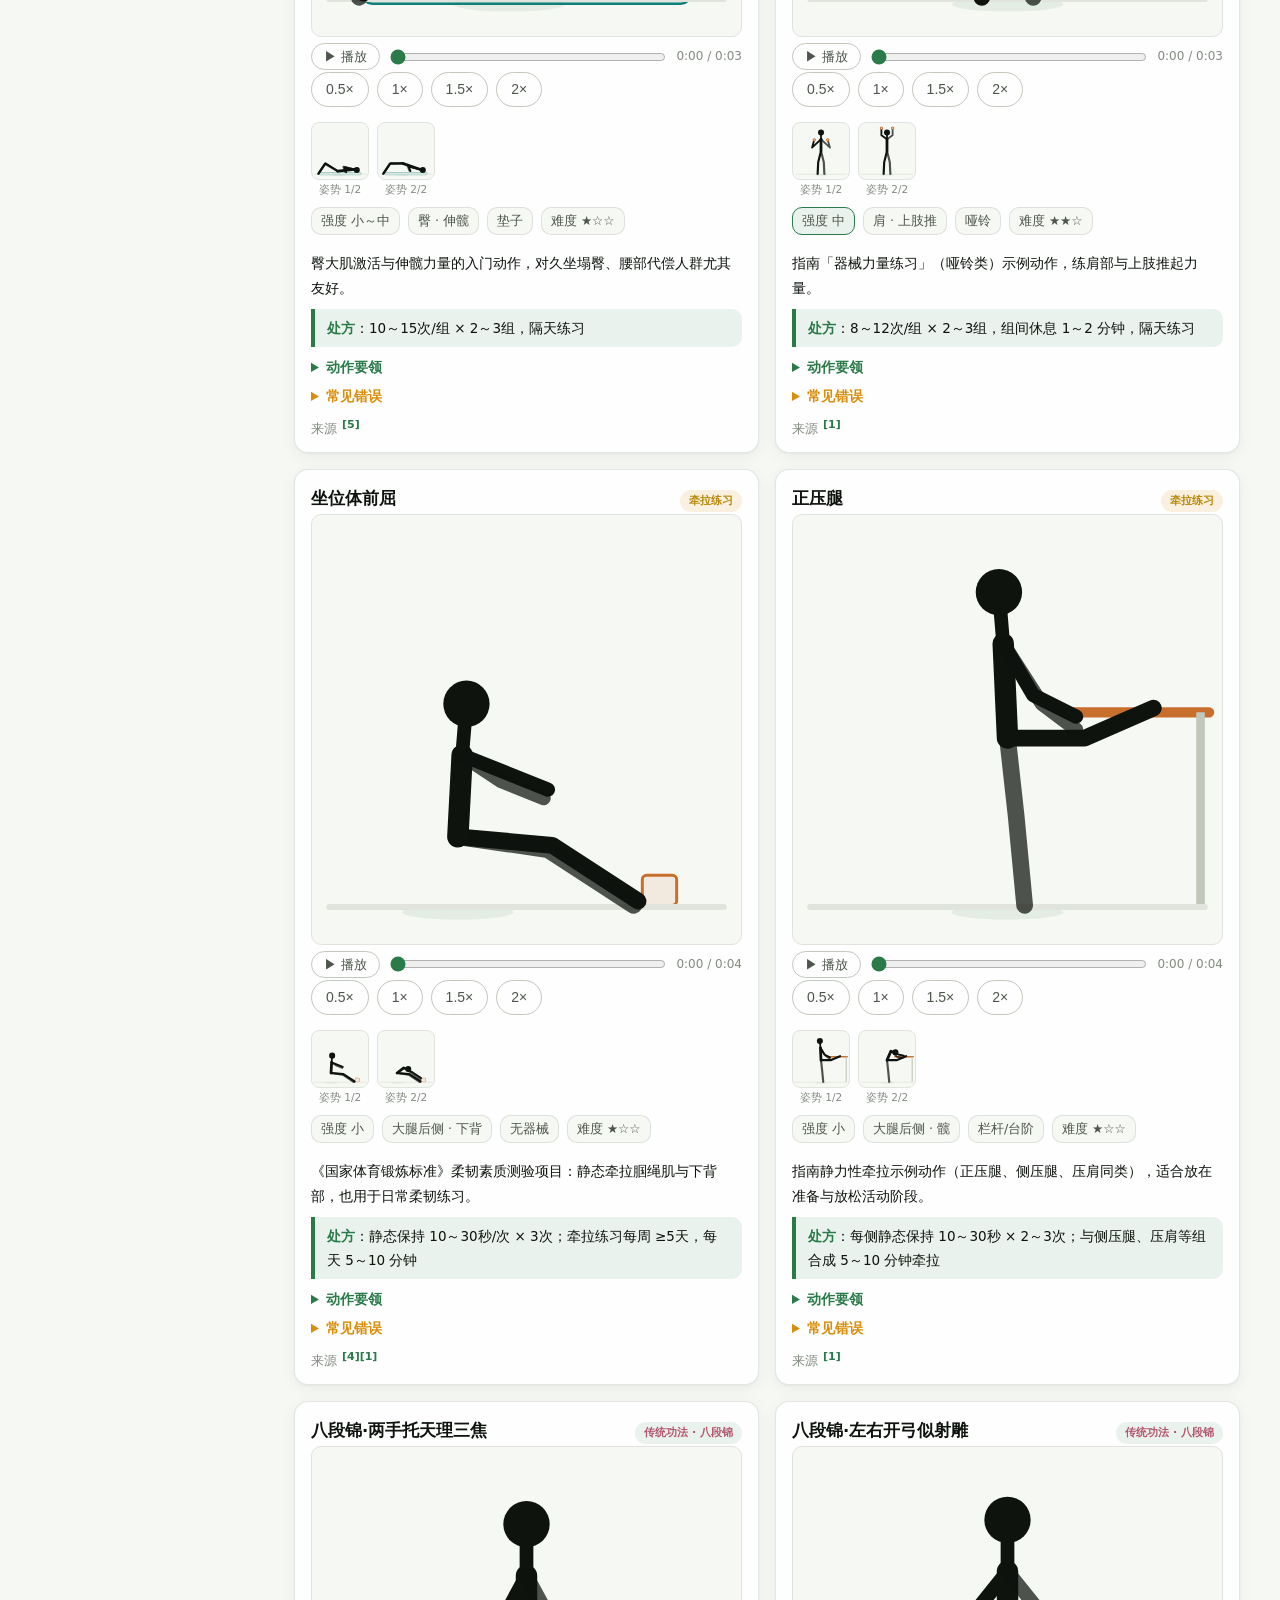
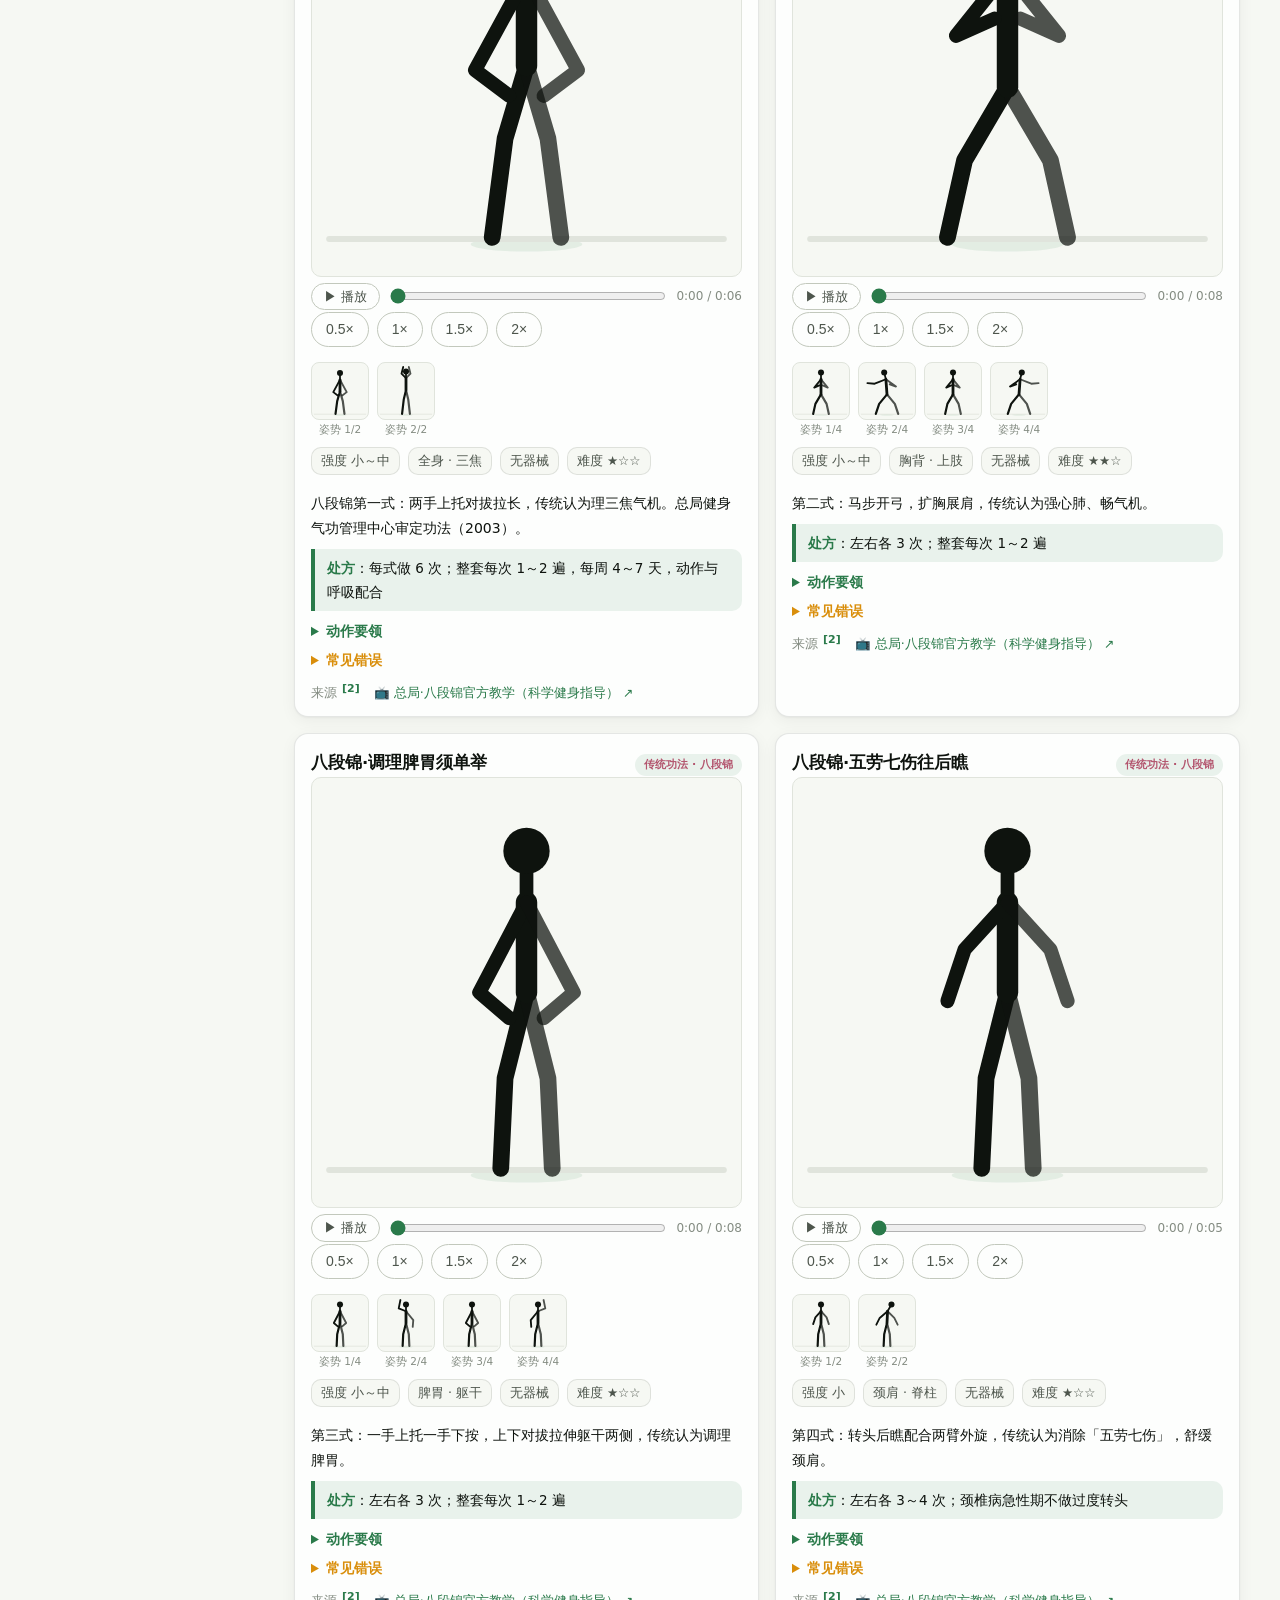
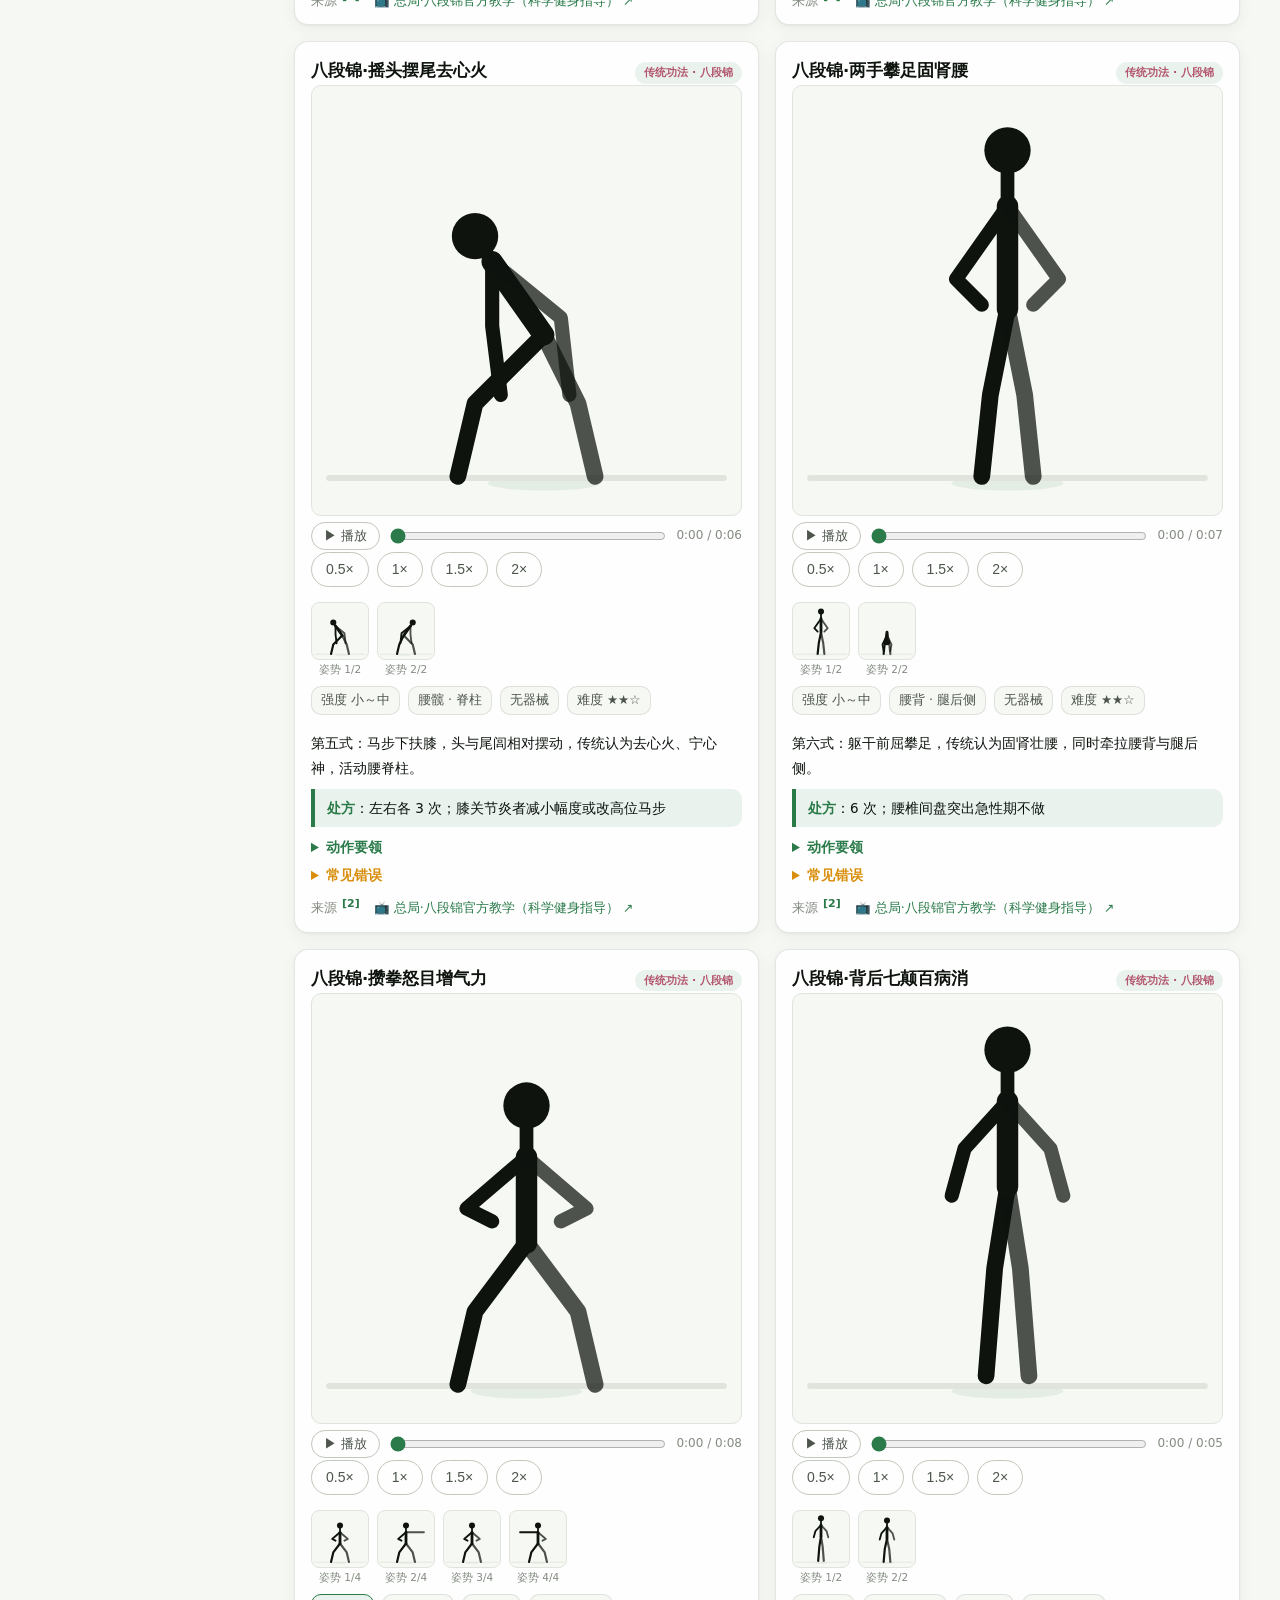
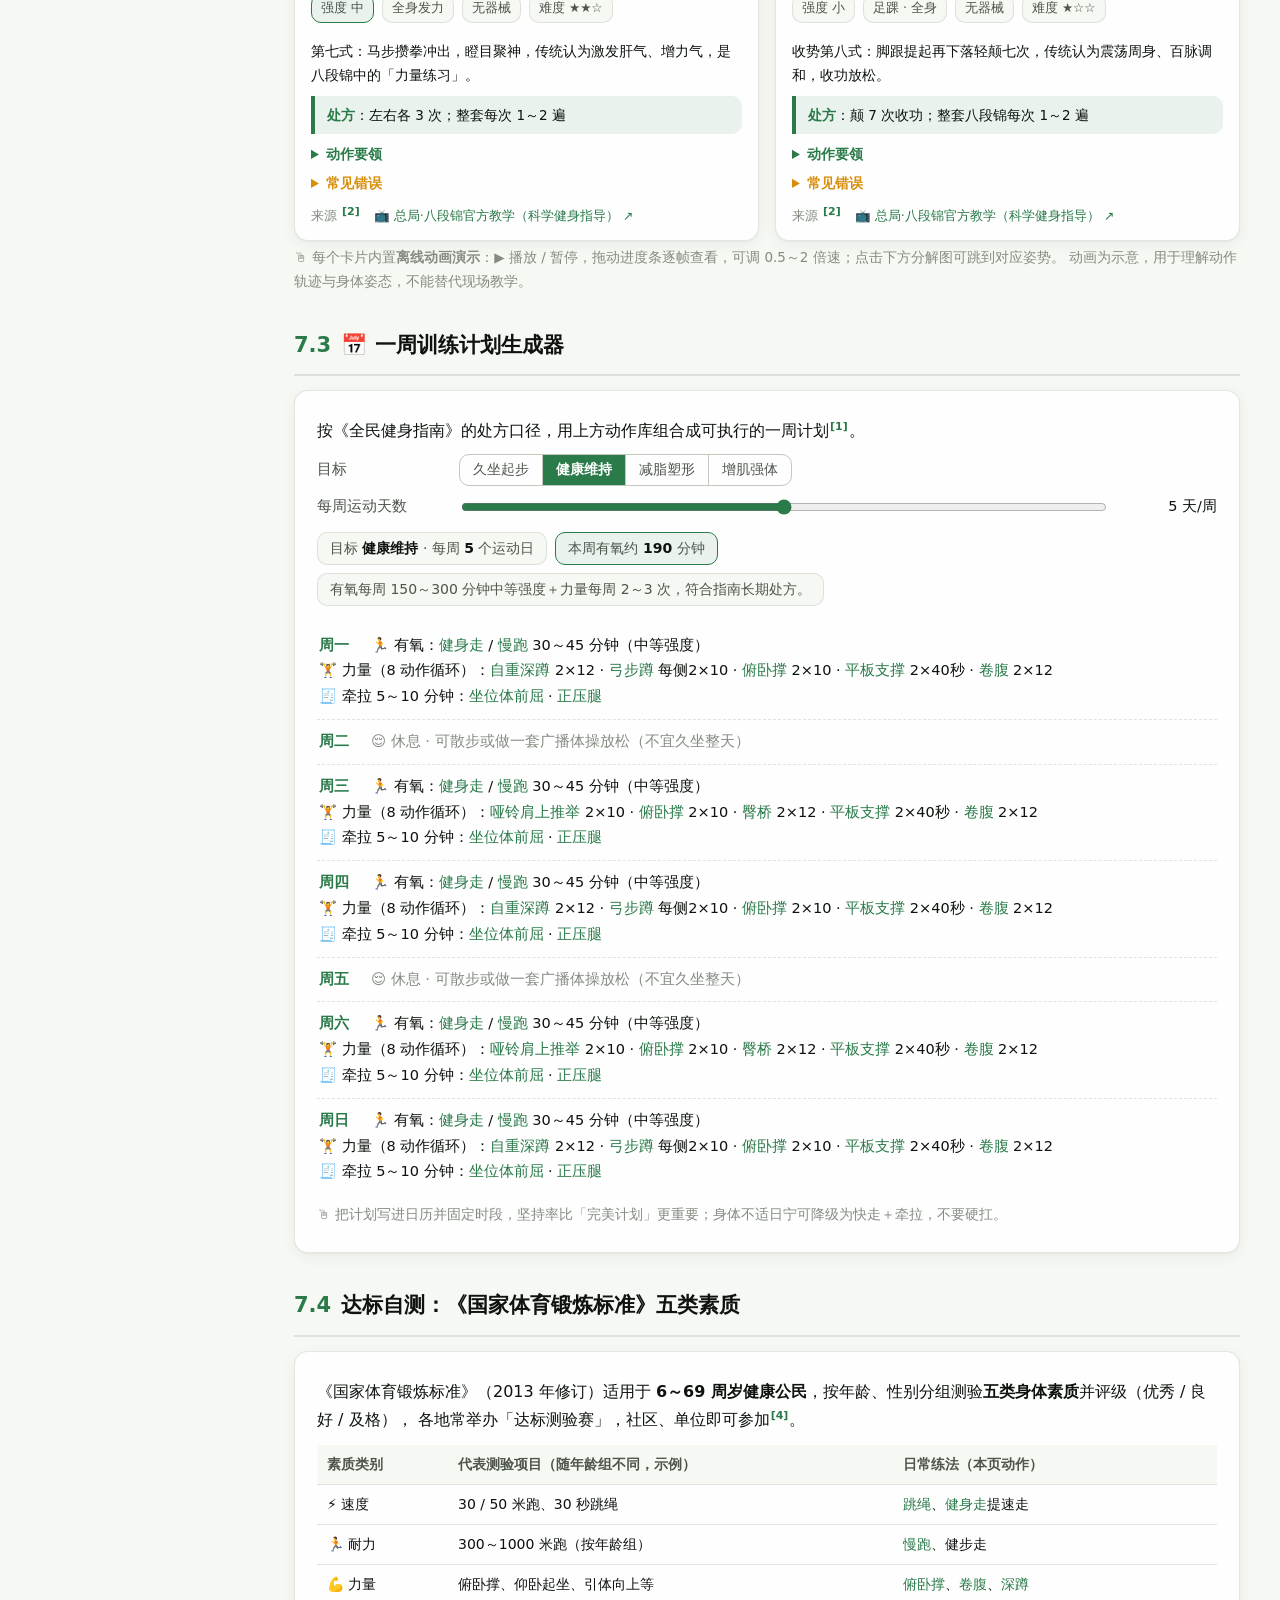
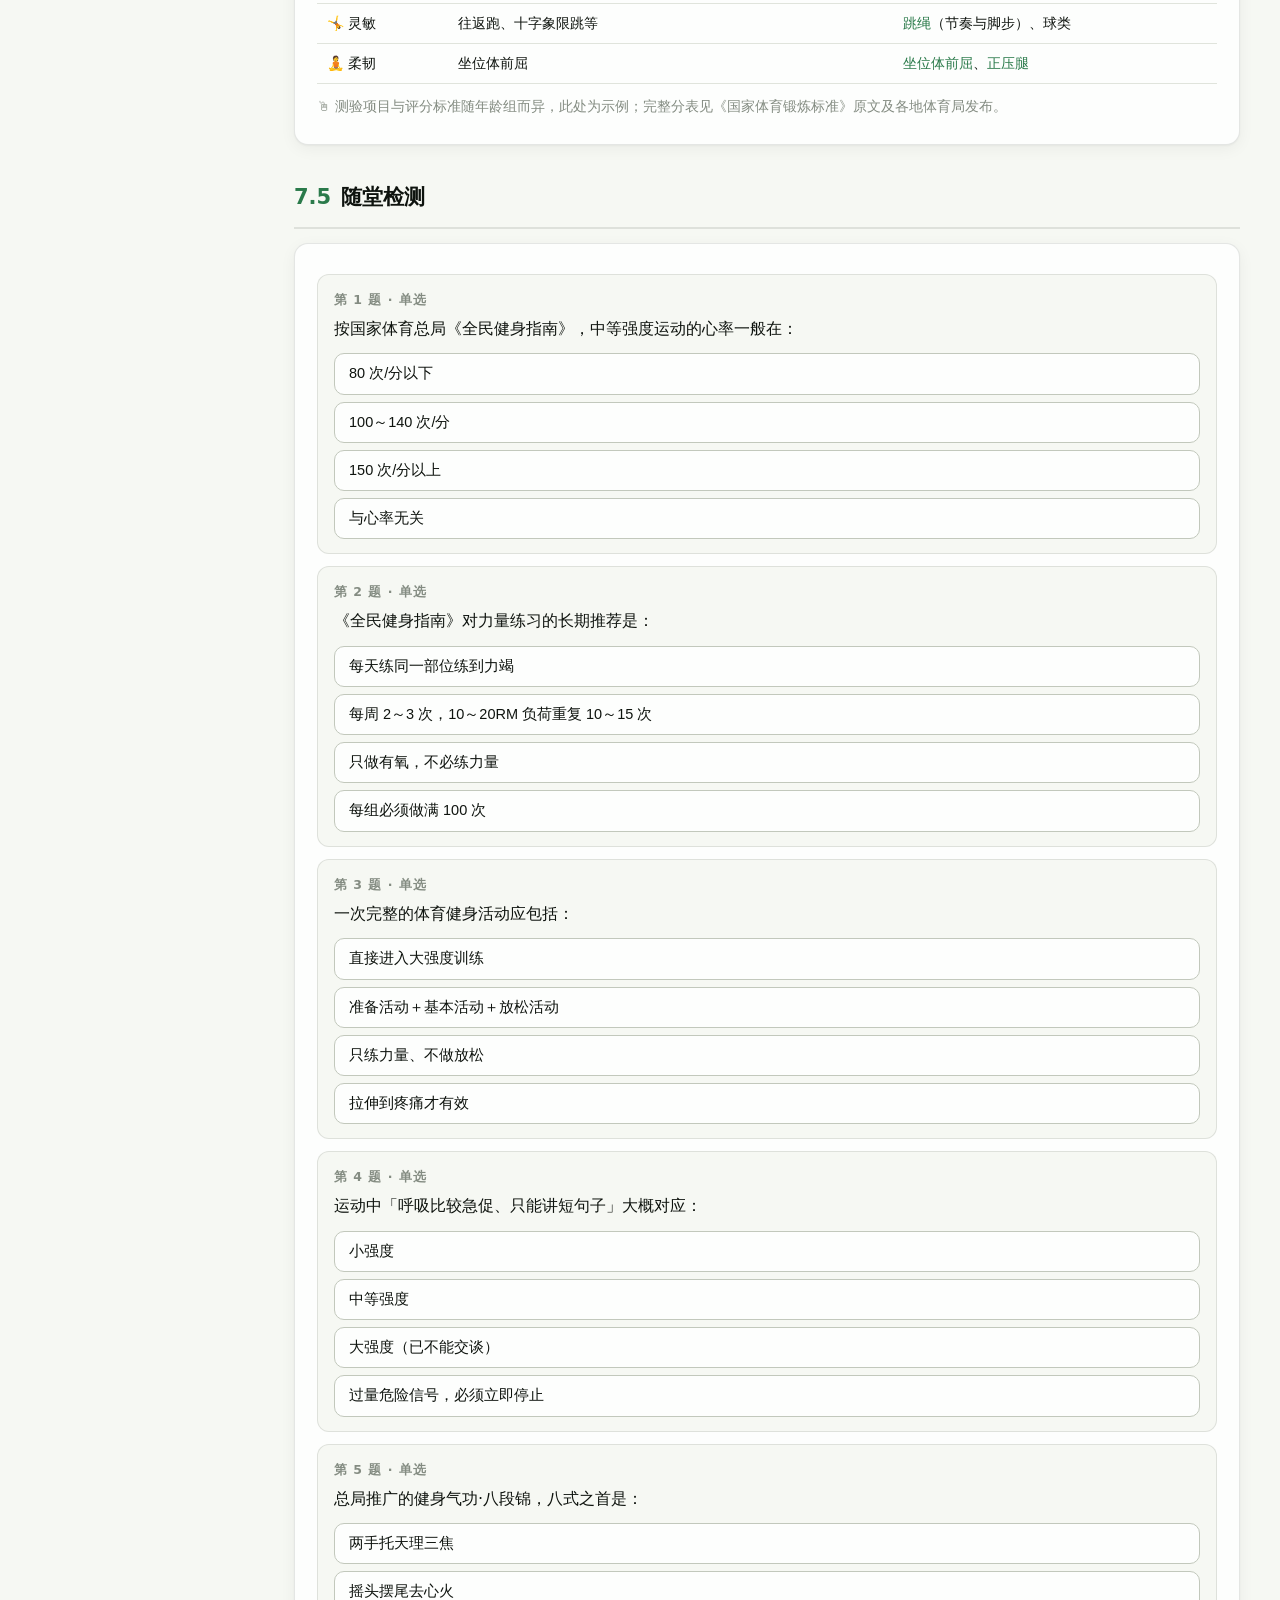
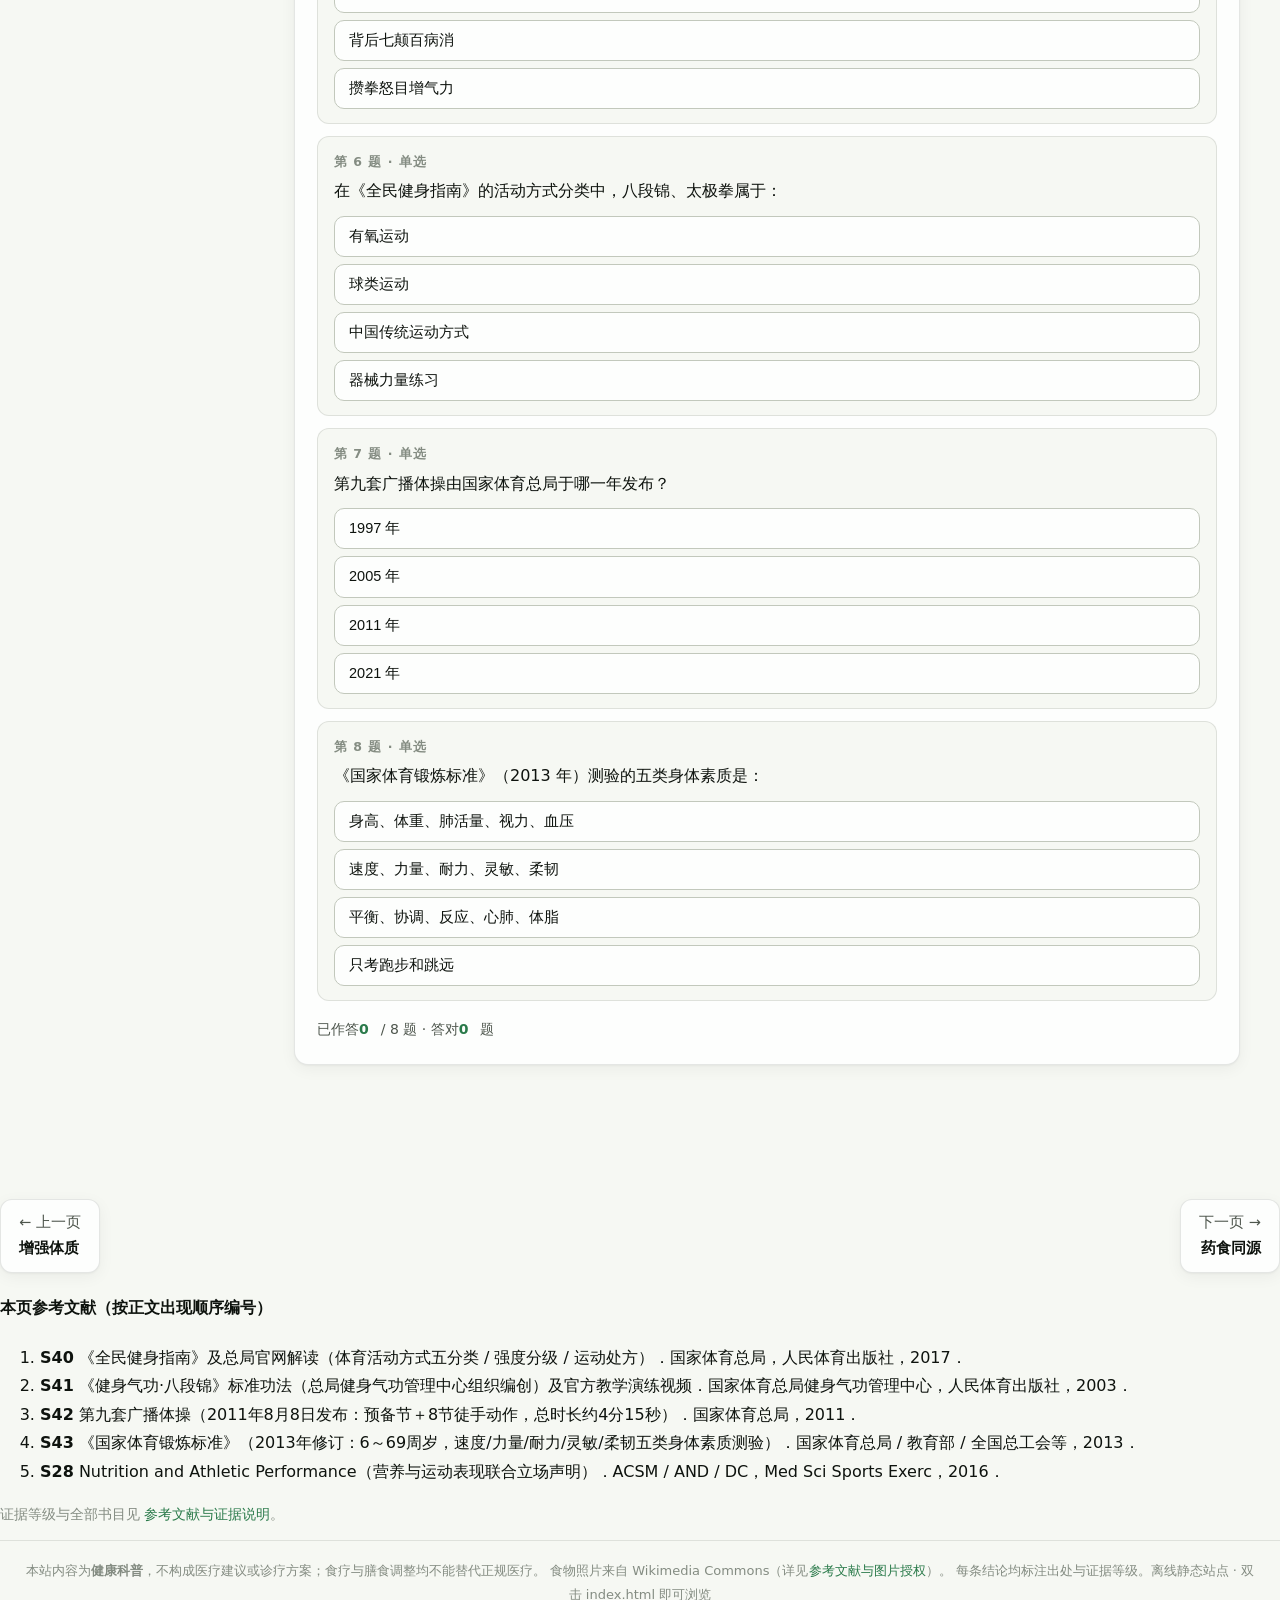
<file: exercise.html>
<!DOCTYPE html>
<html lang="zh-CN">
<head>
<meta charset="UTF-8">
<meta name="viewport" content="width=device-width, initial-scale=1.0">
<title>标准运动动作库 · 食物与健康</title>
<link rel="stylesheet" href="assets/style.css">
<style>
/* —— 本页专用：运动动作库 —— */
.ex-grid { display: grid; grid-template-columns: repeat(auto-fill, minmax(330px, 1fr)); gap: 16px; }
@media (max-width: 760px) { .ex-grid { grid-template-columns: 1fr; } }
.ex-card { background: var(--surface); border: 1px solid var(--border); border-radius: 14px; padding: 14px 16px 12px; box-shadow: var(--shadow); margin: 0; }
.ex-head { display: flex; align-items: baseline; gap: 8px; }
.ex-head h3 { margin: 0; font-size: 16.5px; flex: 1; }
.ex-cat { font-size: 11px; font-weight: 700; padding: 1px 9px; border-radius: 999px; white-space: nowrap; }
.ex-stage svg { width: 100%; height: auto; display: block; background: var(--page); border: 1px solid var(--grid); border-radius: 10px; }
.ex-ctrl { display: flex; align-items: center; gap: 8px; margin-top: 6px; }
.ex-ctrl .btn { padding: 3px 12px; font-size: 13px; }
.ex-ctrl input[type="range"] { flex: 1; min-width: 0; height: 20px; }
.ex-time { font-size: 12px; color: var(--muted); font-variant-numeric: tabular-nums; white-space: nowrap; }
.ex-thumbs { display: flex; gap: 8px; margin-top: 7px; flex-wrap: wrap; }
.ex-thumbs .th { text-align: center; font-size: 10.5px; color: var(--muted); }
.ex-thumbs svg { width: 58px; height: 58px; display: block; background: var(--page); border: 1px solid var(--grid); border-radius: 8px; cursor: pointer; }
.ex-thumbs svg:hover { border-color: var(--c1); }
.ex-meta .chip { font-size: 12.5px; padding: 2px 9px; }
.ex-brief { font-size: 14px; margin: 8px 0 6px; }
.ex-dose { font-size: 13.5px; padding: 7px 12px; margin: 8px 0; }
.ex-det summary { cursor: pointer; font-weight: 600; font-size: 14px; color: var(--c1); margin: 4px 0 0; }
.ex-det summary:hover { text-decoration: underline; }
.ex-det ul { margin: 5px 0 6px; padding-left: 20px; font-size: 14px; }
.ex-det.ex-warn summary { color: var(--cw); }
.ex-src { font-size: 12.5px; margin: 6px 0 0; color: var(--muted); }
.phase-bar { display: flex; border-radius: 10px; overflow: hidden; margin: 12px 0 6px; border: 1px solid var(--border); font-size: 13px; text-align: center; color: #fff; line-height: 1.4; }
.phase-bar > div { padding: 8px 6px; }
.set-card { background: var(--surface); border: 1px solid var(--border); border-radius: 14px; padding: 16px 20px; box-shadow: var(--shadow); }
.set-card ol.koujue { columns: 2; column-gap: 30px; margin: 8px 0; padding-left: 22px; font-size: 14.5px; }
@media (max-width: 660px) { .set-card ol.koujue { columns: 1; } }
.plan-day { border-bottom: 1px dashed var(--grid); padding: 9px 2px; font-size: 14.5px; }
.plan-day:last-child { border-bottom: none; }
.plan-day .pd-no { display: inline-block; width: 52px; font-weight: 700; color: var(--c1); }
.plan-day .pd-rest { color: var(--muted); }
.plan-day p { margin: 3px 0; }
.plan-day a { white-space: nowrap; }
</style>
</head>
<body>
<nav class="topnav" id="topnav"></nav>
<div id="compatBanner" style="display:none"></div>
<script>
/* 兼容性自检（纯 ES5） */
(function () {
  var errs = [];
  window.onerror = function (m, s, l) { errs.push(String(m) + ' @' + String(s || '').split('/').pop() + ':' + l); return false; };
  function show() {
    var el = document.getElementById('compatBanner');
    if (!el) return;
    var msg = '';
    if (typeof HUI === 'undefined' && !window.HUI) {
      msg = '交互组件库 assets/healthui.js 未能加载：请确认 assets 文件夹完整，并从 index.html 进入。';
    } else if (errs.length) {
      msg = '页面脚本报错：' + errs.slice(0, 2).join('；');
    }
    if (msg) {
      el.style.cssText = 'display:block;position:fixed;left:0;right:0;bottom:0;z-index:9999;background:#d03b3b;color:#fff;padding:10px 18px;font-size:14px;line-height:1.7';
      el.innerHTML = '⚠ 本页交互内容无法运行 —— ' + msg + ' 若仍异常，请改用 Chrome 或新版 Edge 浏览器打开本页。';
    }
  }
  if (document.readyState === 'complete') { show(); } else if (window.addEventListener) { window.addEventListener('load', show); }
})();
</script>

<div class="layout">
  <aside class="toc" id="toc"></aside>
  <main>
    <div class="chapter-hero">
      <div class="hero-emoji">🏋️</div>
      <div class="ch-no">第 7 章 · 运动</div>
      <h1>标准运动动作库：国家体育总局标准动作</h1>
      <p>以国家体育总局《全民健身指南》<sup class="cite" data-src="S40"></sup>为框架（体育活动方式五分类 · 强度分级 · 运动处方），
      收录 <b>20 个标准动作</b>：有氧、力量、牵拉，以及总局审定的<b>健身气功·八段锦</b>八式<sup class="cite" data-src="S41"></sup>。
      每个动作都配<b>离线动画演示</b>（播放 / 暂停 / 调速 / 拖进度，无需联网），八段锦与广播体操另附<b>总局官方教学视频</b>链接<sup class="cite" data-src="S41,S42"></sup>。</p>
    </div>

    <section class="topic" id="s1">
      <h2><span class="secno">7.1</span> 怎么练：体育总局的运动框架</h2>
      <div class="grid3">
        <div class="card"><h3>🏃 有氧运动</h3>
          <p class="small"><b>中等强度</b>：健身走、慢跑（6～8 千米/小时）、骑自行车（12～16 千米/小时）、登山、爬楼梯、游泳。<br>
          <b>大强度</b>：跑步（8 千米/小时以上）、快速蹬车、球类比赛等。</p></div>
        <div class="card"><h3>🏋️ 力量练习</h3>
          <p class="small"><b>非器械</b>：俯卧撑、原地纵跳、仰卧起坐（卷腹）等；<b>器械</b>：哑铃、杠铃等。
          负荷口径：<b>10～20RM</b>（最多能标准重复 10～20 次的重量）。</p></div>
        <div class="card"><h3>⚽ 球类运动</h3>
          <p class="small"><b>直接接触类</b>：篮球、足球、橄榄球等；<b>非直接接触类</b>：排球、乒乓球、羽毛球、网球、门球、柔力球等。</p></div>
        <div class="card"><h3>☯ 中国传统运动</h3>
          <p class="small">太极拳（剑）、木兰拳（剑）、武术套路、五禽戏、<b>八段锦</b>、易筋经、六字诀——本页收录总局审定的八段锦八式。</p></div>
        <div class="card"><h3>🧘 牵拉练习</h3>
          <p class="small"><b>静力性</b>：正压腿、侧压腿、压肩；<b>动力性</b>：正踢腿、侧踢腿、甩腰。初练者以静力性为主。</p></div>
        <div class="card"><h3>⏱ 一次完整活动</h3>
          <p class="small"><b>准备活动</b> 5～10 分钟＋<b>基本活动</b> 30～60 分钟＋<b>放松活动</b> 5～10 分钟，准备与放松阶段安排牵拉<sup class="cite" data-src="S40"></sup>。</p></div>
      </div>

      <h3 style="margin:18px 0 8px;font-size:16.5px">强度分级（对照《全民健身指南》）</h3>
      <table class="tbl">
        <tr><th class="l">维度</th><th>小强度</th><th>中等强度</th><th>大强度</th></tr>
        <tr><td class="l">运动中心率</td><td>一般不超过 100 次/分</td><td>100～140 次/分</td><td>超过 140 次/分</td></tr>
        <tr><td class="l">占最大心率</td><td>50%～60%</td><td>60%～85%</td><td>85% 以上</td></tr>
        <tr><td class="l">呼吸 / 说话测试</td><td>轻松，可以唱歌</td><td>比较急促，只能讲短句子</td><td>急促，不能交谈</td></tr>
        <tr><td class="l">主观体力感觉（RPE）</td><td>轻松（9～10 级）</td><td>稍累（13～14 级）</td><td>累（15～16 级）</td></tr>
      </table>
      <p class="hint">最大心率（次/分）= 220 − 年龄（岁）；RPE 级数 × 10 ≈ 运动中的心率。</p>

      <div class="card">
        <h3>🧮 强度换算器</h3>
        <div id="hrAge"></div>
        <div id="hrOut" class="chips"></div>
        <p class="hint">心脏病、高血压人群及服药者（β 受体阻滞剂会影响心率）请遵医嘱确定靶心率，不要照搬公式。</p>
      </div>

      <div class="keypoint"><b>每周处方（长期稳定方案）</b>：有氧——每天 30～60 分钟中等强度，<b>每周 200～300 分钟</b>中等强度（或 75～150 分钟大强度）；
      力量——<b>每周 2～3 次、隔天进行</b>，每次 8～10 种动作，10～20RM 重复 10～15 次、每部位 2～3 组；牵拉——每周不少于 5 天，每次 5～10 分钟。
      指南原文解读：<a href="https://www.sport.gov.cn/n315/n331/n405/c819327/content.html" target="_blank" rel="noopener">国家体育总局官网 ↗</a>（需联网）<sup class="cite" data-src="S40"></sup>。</div>

      <div class="danger">
        <span class="dt">⛔ 运动安全红线</span>
        <ul>
          <li><b>循序渐进</b>：初次锻炼从小强度、短时间开始（指南建议初练者每周 3 次左右，8 周后进入中期方案），不与他人比进度。</li>
          <li><b>立即停止的信号</b>：胸痛胸闷、头晕黑矇、心悸气促、关节剧痛——停止运动并就医，症状反复务必先做检查。</li>
          <li><b>慢病人群先咨询</b>：高血压、糖尿病、心血管病、孕产期及术后人群，开始训练计划前应咨询医生。</li>
          <li><b>不省热身与放松</b>：见上方「一次完整活动」三段式——准备与放松不是可有可无的点缀。</li>
        </ul>
      </div>
    </section>

    <section class="topic" id="s2">
      <h2><span class="secno">7.2</span> 标准动作库（20 个动作 · 离线动画演示）</h2>
      <div class="grid2">
        <div class="set-card">
          <h3>☯ 健身气功·八段锦 <span class="tag" style="font-size:12px;color:var(--c1);background:var(--tint1);padding:2px 9px;border-radius:999px">总局审定功法</span></h3>
          <p class="small">国家体育总局健身气功管理中心 2003 年组织编创的标准化功法，动作舒缓、场地零要求，已纳入《全民健身指南》「中国传统运动方式」。</p>
          <ol class="koujue">
            <li>两手托天理三焦</li><li>左右开弓似射雕</li><li>调理脾胃须单举</li><li>五劳七伤往后瞧</li>
            <li>摇头摆尾去心火</li><li>两手攀足固肾腰</li><li>攒拳怒目增气力</li><li>背后七颠百病消</li>
          </ol>
          <p class="small">📺 官方视频：<a href="https://www.sport.gov.cn/n4/n24581921/n24581923/n24581897/c24588542/content.html" target="_blank" rel="noopener">总局「科学健身指导·八段锦」↗</a>　<a href="https://www.sport.gov.cn/qgzx/n5407/c781297/content.html" target="_blank" rel="noopener">健身气功管理中心介绍 ↗</a>（需联网）</p>
          <p class="small muted">八式的分式演示与要领见下方动作库「传统功法」分类。<sup class="cite" data-src="S41"></sup></p>
        </div>
        <div class="set-card">
          <h3>广播体操·第九套 <span class="tag" style="font-size:12px;color:var(--c2);background:var(--tint2);padding:2px 9px;border-radius:999px">总局发布</span></h3>
          <p class="small">2011 年 8 月 8 日（全民健身日）发布：预备节原地踏步＋8 节徒手动作，总时长约 <b>4 分 15 秒</b>，适合工间 / 课间每天 1～2 遍。</p>
          <p class="small">八节：<b>伸展 · 扩胸 · 踢腿 · 体侧 · 体转 · 腹背 · 跳跃 · 整理</b></p>
          <p class="small">📺 官方视频：<a href="https://www.sport.gov.cn/n322/n382/c918227/content.html" target="_blank" rel="noopener">国家体育总局官网发布页 ↗</a>（需联网）</p>
          <p class="small muted">做两遍约 8～10 分钟，配合快走即可凑足一次小强度有氧活动。<sup class="cite" data-src="S42"></sup></p>
        </div>
      </div>

      <div class="chips" id="catChips" style="margin-top:16px"></div>
      <div class="ex-grid" id="moveGrid"></div>
      <p class="hint">每个卡片内置<b>离线动画演示</b>：▶ 播放 / 暂停，拖动进度条逐帧查看，可调 0.5～2 倍速；点击下方分解图可跳到对应姿势。
      动画为示意，用于理解动作轨迹与身体姿态，不能替代现场教学。</p>
    </section>

    <section class="topic" id="s3">
      <h2><span class="secno">7.3</span> 📅 一周训练计划生成器</h2>
      <div class="card">
        <p>按《全民健身指南》的处方口径，用上方动作库组合成可执行的一周计划<sup class="cite" data-src="S40"></sup>。</p>
        <div class="ctl-row"><span class="ctl-label">目标</span><div id="planGoal" style="display:flex;flex-wrap:wrap;gap:8px"></div><span></span></div>
        <div id="planDays"></div>
        <div id="planOut" class="chips"></div>
        <div id="planWeek" style="margin-top:6px"></div>
        <p class="hint">把计划写进日历并固定时段，坚持率比「完美计划」更重要；身体不适日宁可降级为快走＋牵拉，不要硬扛。</p>
      </div>
    </section>

    <section class="topic" id="s4">
      <h2><span class="secno">7.4</span> 达标自测：《国家体育锻炼标准》五类素质</h2>
      <div class="card">
        <p>《国家体育锻炼标准》（2013 年修订）适用于 <b>6～69 周岁健康公民</b>，按年龄、性别分组测验<b>五类身体素质</b>并评级（优秀 / 良好 / 及格），
        各地常举办「达标测验赛」，社区、单位即可参加<sup class="cite" data-src="S43"></sup>。</p>
        <table class="tbl">
          <tr><th class="l">素质类别</th><th class="l">代表测验项目（随年龄组不同，示例）</th><th class="l">日常练法（本页动作）</th></tr>
          <tr><td class="l">⚡ 速度</td><td class="l">30 / 50 米跑、30 秒跳绳</td><td class="l"><a href="#mv-rope">跳绳</a>、<a href="#mv-walk">健身走</a>提速走</td></tr>
          <tr><td class="l">🏃 耐力</td><td class="l">300～1000 米跑（按年龄组）</td><td class="l"><a href="#mv-jog">慢跑</a>、健步走</td></tr>
          <tr><td class="l">💪 力量</td><td class="l">俯卧撑、仰卧起坐、引体向上等</td><td class="l"><a href="#mv-pushup">俯卧撑</a>、<a href="#mv-crunch">卷腹</a>、<a href="#mv-squat">深蹲</a></td></tr>
          <tr><td class="l">🤸 灵敏</td><td class="l">往返跑、十字象限跳等</td><td class="l"><a href="#mv-rope">跳绳</a>（节奏与脚步）、球类</td></tr>
          <tr><td class="l">🧘 柔韧</td><td class="l">坐位体前屈</td><td class="l"><a href="#mv-sitreach">坐位体前屈</a>、<a href="#mv-hamstretch">正压腿</a></td></tr>
        </table>
        <p class="hint">测验项目与评分标准随年龄组而异，此处为示例；完整分表见《国家体育锻炼标准》原文及各地体育局发布。</p>
      </div>
    </section>

    <section class="topic" id="s5">
      <h2><span class="secno">7.5</span> 随堂检测</h2>
      <div class="card"><div id="quiz1"></div></div>
    </section>
  </main>
</div>

<script src="assets/healthui.js"></script>
<script src="assets/img/credits.js"></script>
<script src="assets/data.js"></script>
<script>
HUI.renderNav('exercise.html');
HUI.footer();
HUI.pager('exercise.html');
HUI.progress('exercise.html');

document.getElementById('toc').innerHTML = '<div class="toc-title">本章目录</div>' +
  ['s1|7.1 框架与强度', 's2|7.2 标准动作库', 's3|7.3 一周计划生成', 's4|7.4 达标自测', 's5|7.5 随堂检测']
    .map(x => { const p = x.split('|'); return '<a href="#' + p[0] + '">' + p[1] + '</a>'; }).join('');

(function () {
  const D = window.HDATA;
  const MOVES = D.EXERCISES || [];
  const CAT = {
    aero: { name: '有氧运动', color: 'var(--c3)', tint: 'var(--tint3)' },
    strength: { name: '力量练习', color: 'var(--c2)', tint: 'var(--tint2)' },
    stretch: { name: '牵拉练习', color: 'var(--c4)', tint: 'var(--tintw)' },
    taichi: { name: '传统功法 · 八段锦', color: 'var(--c5)', tint: 'var(--tint1)' }
  };
  const INT_CLS = { '小': '', '小～中': '', '中': 'hl', '中～大': 'hl', '大': 'bad' };

  /* ========== 动画渲染（火柴人，坐标见 data.js 约定） ========== */
  const ease = t => t < 0.5 ? 2 * t * t : 1 - Math.pow(-2 * t + 2, 2) / 2;
  function poseAt(mv, p) {
    const n = mv.frames.length;
    const i = ((Math.floor(p) % n) + n) % n, j = (i + 1) % n;
    const t = ease(p - Math.floor(p));
    return mv.frames[i].map((pt, k) => [
      pt[0] + (mv.frames[j][k][0] - pt[0]) * t,
      pt[1] + (mv.frames[j][k][1] - pt[1]) * t
    ]);
  }
  function ropeCtrlY(p) {
    const seg = Math.floor(p) % 2, t = ease(p - Math.floor(p));
    return seg === 0 ? 130 + t * (-80 - 130) : -80 + t * (130 + 80);
  }
  function drawFigure(mv, p, opts) {
    const o = opts || {};
    const P = poseAt(mv, p);
    const [hd, nk, pv, elL, haL, elR, haR, knL, ftL, knR, ftR] = P;
    const s = [];
    s.push(`<svg viewBox="0 0 100 100" role="img" aria-label="${HUI.esc(mv.name)}动画演示">`);
    if (mv.prop === 'mat') s.push(`<rect x="12" y="88.5" width="76" height="4" rx="2" fill="var(--tint3)" stroke="var(--c3)" stroke-width="0.6"></rect>`);
    if (mv.prop === 'bar') s.push(`<line x1="64" y1="46" x2="97" y2="46" stroke="var(--c2)" stroke-width="2.4" stroke-linecap="round"></line><line x1="95" y1="46" x2="95" y2="91" stroke="var(--axis)" stroke-width="2"></line>`);
    if (mv.prop === 'box') s.push(`<rect x="77" y="84" width="8" height="7" rx="1" fill="var(--tint2)" stroke="var(--c2)" stroke-width="0.7"></rect>`);
    s.push(`<ellipse cx="${pv[0].toFixed(1)}" cy="92.6" rx="13" ry="1.7" fill="var(--tint1)"></ellipse>`);
    s.push(`<line x1="4" y1="91.4" x2="96" y2="91.4" stroke="var(--grid)" stroke-width="1.4" stroke-linecap="round"></line>`);
    if (mv.prop === 'rope') s.push(`<path d="M ${haL[0].toFixed(1)} ${haL[1].toFixed(1)} Q 50 ${ropeCtrlY(p).toFixed(1)} ${haR[0].toFixed(1)} ${haR[1].toFixed(1)}" fill="none" stroke="var(--c2)" stroke-width="1.5" stroke-linecap="round"></path>`);
    const limb = (a, b, c, w, op) =>
      `<polyline points="${a[0]},${a[1]} ${b[0]},${b[1]} ${c[0]},${c[1]}" fill="none" stroke="var(--ink)" stroke-width="${w}" stroke-linecap="round" stroke-linejoin="round" opacity="${op}"></polyline>`;
    s.push(limb(pv, knL, ftL, 3.9, 1) + limb(pv, knR, ftR, 3.9, 0.72));   // 腿
    s.push(`<line x1="${nk[0]}" y1="${nk[1]}" x2="${pv[0]}" y2="${pv[1]}" stroke="var(--ink)" stroke-width="5" stroke-linecap="round"></line>`); // 躯干
    s.push(`<line x1="${hd[0].toFixed(1)}" y1="${hd[1].toFixed(1)}" x2="${nk[0]}" y2="${nk[1]}" stroke="var(--ink)" stroke-width="3.2" stroke-linecap="round"></line>`); // 颈
    s.push(limb(nk, elL, haL, 3.3, 1) + limb(nk, elR, haR, 3.3, 0.72));   // 臂
    s.push(`<circle cx="${hd[0].toFixed(1)}" cy="${hd[1].toFixed(1)}" r="5.4" fill="var(--ink)"></circle>`);
    if (mv.prop === 'dumbbell') {
      [haL, haR].forEach(h => {
        s.push(`<circle cx="${h[0].toFixed(1)}" cy="${h[1].toFixed(1)}" r="2.9" fill="var(--c2)"></circle><circle cx="${h[0].toFixed(1)}" cy="${h[1].toFixed(1)}" r="1.1" fill="var(--surface)"></circle>`);
      });
    }
    s.push('</svg>');
    return s.join('');
  }

  /* ========== 播放器（共享一个 rAF 心跳） ========== */
  const players = [];
  let raf = 0, lastT = 0;
  function tick(ts) {
    const dt = Math.min(0.05, lastT ? (ts - lastT) / 1000 : 0.016);
    lastT = ts;
    let any = false;
    players.forEach(pl => { if (pl.playing) { any = true; pl.step(dt); } });
    raf = any ? requestAnimationFrame(tick) : 0;
  }
  function wake() { if (!raf) { lastT = 0; raf = requestAnimationFrame(tick); } }

  function makePlayer(mv, host) {
    const n = mv.frames.length;
    const scrub = host.querySelector('.ex-scrub');
    const btn = host.querySelector('.ex-play');
    const time = host.querySelector('.ex-time');
    const stage = host.querySelector('.ex-stage');
    const pl = {
      playing: false, p: 0, speed: 1,
      step(dt) {
        this.p = (this.p + dt * this.speed * n / mv.dur) % n;
        this.render();
      },
      render() {
        stage.innerHTML = drawFigure(mv, this.p);
        if (document.activeElement !== scrub) scrub.value = this.p;
        const t = this.p / n * mv.dur;
        time.textContent = '0:' + String(Math.floor(t)).padStart(2, '0') + ' / 0:' + String(Math.round(mv.dur)).padStart(2, '0') + (this.speed !== 1 ? ' · ' + this.speed + '×' : '');
        btn.innerHTML = this.playing ? '⏸ 暂停' : '▶ 播放';
      },
      toggle() { this.playing = !this.playing; this.render(); if (this.playing) wake(); }
    };
    btn.addEventListener('click', () => pl.toggle());
    scrub.addEventListener('input', () => { pl.p = +scrub.value; pl.render(); });
    /* 分解图（关键帧缩略图，点击跳转） */
    const thumbs = host.querySelector('.ex-thumbs');
    thumbs.innerHTML = mv.frames.map((f, i) =>
      `<div class="th"><span data-k="${i}">${drawFigure(mv, i)}</span>姿势 ${i + 1}/${n}</div>`).join('');
    thumbs.querySelectorAll('span[data-k]').forEach(el => {
      el.addEventListener('click', () => { pl.p = +el.getAttribute('data-k'); pl.playing = false; pl.render(); });
    });
    const spd = host.querySelector('.ex-speed');
    if (spd) spd.addEventListener('click', e => {
      const b = e.target.closest('button'); if (!b) return;
      spd.querySelectorAll('button').forEach(x => x.classList.remove('on'));
      b.classList.add('on'); pl.speed = +b.getAttribute('data-s'); pl.render();
    });
    pl.render();
    players.push(pl);
  }

  /* ========== 动作卡片渲染 ========== */
  function renderCards() {
    const grid = document.getElementById('moveGrid');
    grid.innerHTML = MOVES.map(mv => {
      const c = CAT[mv.cat];
      const vid = mv.video ? `　📺 <a href="${HUI.esc(mv.video.url)}" target="_blank" rel="noopener">${HUI.esc(mv.video.name)} ↗</a>` : '';
      return `<article class="ex-card" id="mv-${HUI.esc(mv.id)}" data-cat="${HUI.esc(mv.cat)}">
        <div class="ex-head"><h3>${HUI.esc(mv.name)}</h3><span class="ex-cat" style="color:${c.color};background:${c.tint}">${HUI.esc(c.name)}</span></div>
        <div class="ex-player">
          <div class="ex-stage"></div>
          <div class="ex-ctrl">
            <button class="btn ex-play" type="button">▶ 播放</button>
            <input class="ex-scrub" type="range" min="0" max="${mv.frames.length}" step="0.01" value="0" aria-label="播放进度">
            <span class="ex-time"></span>
          </div>
          <div class="ex-speed btn-row" style="margin:2px 0 0">
            <button class="btn" data-s="0.5" type="button">0.5×</button>
            <button class="btn on" data-s="1" type="button">1×</button>
            <button class="btn" data-s="1.5" type="button">1.5×</button>
            <button class="btn" data-s="2" type="button">2×</button>
          </div>
          <div class="ex-thumbs"></div>
        </div>
        <div class="chips ex-meta" style="margin:8px 0 0">
          <span class="chip ${INT_CLS[mv.intensity] || ''}">强度 ${HUI.esc(mv.intensity)}</span>
          <span class="chip">${HUI.esc(mv.part)}</span>
          <span class="chip">${HUI.esc(mv.eq)}</span>
          <span class="chip">难度 ${'★'.repeat(mv.level)}${'☆'.repeat(3 - mv.level)}</span>
        </div>
        <p class="ex-brief">${HUI.esc(mv.brief)}</p>
        <div class="keypoint ex-dose"><b>处方</b>：${HUI.esc(mv.dose)}</div>
        <details class="ex-det"><summary>动作要领</summary><ul>${mv.cues.map(x => `<li>${HUI.esc(x)}</li>`).join('')}</ul></details>
        <details class="ex-det ex-warn"><summary>常见错误</summary><ul>${mv.mistakes.map(x => `<li>${HUI.esc(x)}</li>`).join('')}</ul></details>
        <p class="ex-src">来源 <sup class="cite" data-src="${HUI.esc(mv.src.join(','))}"></sup>${vid}</p>
      </article>`;
    }).join('');
    MOVES.forEach(mv => makePlayer(mv, document.getElementById('mv-' + mv.id)));
    applyFilter();
  }

  /* ========== 分类筛选 ========== */
  let curCat = 'all';
  function applyFilter() {
    MOVES.forEach(mv => {
      const el = document.getElementById('mv-' + mv.id);
      el.style.display = (curCat === 'all' || mv.cat === curCat) ? '' : 'none';
    });
    const chips = document.getElementById('catChips');
    chips.innerHTML = [['all', '全部']]
      .concat(Object.keys(CAT).map(k => [k, CAT[k].name]))
      .map(([k, label]) => {
        const cnt = k === 'all' ? MOVES.length : MOVES.filter(m => m.cat === k).length;
        return `<span class="chip btn ${k === curCat ? 'on' : ''}" data-c="${k}">${label}（${cnt}）</span>`;
      }).join('');
    chips.querySelectorAll('.chip').forEach(ch => ch.addEventListener('click', () => {
      curCat = ch.getAttribute('data-c'); applyFilter();
    }));
  }

  /* ========== 7.1 强度换算器 ========== */
  const hrAge = HUI.slider('hrAge', { label: '年龄（岁）', min: 12, max: 80, value: 30, on: hrDraw });
  function hrDraw() {
    const age = hrAge.get(), hrm = 220 - age;
    document.getElementById('hrOut').innerHTML =
      `<span class="chip">最大心率 ≈ <b>${hrm}</b> 次/分（220−${age}）</span>` +
      `<span class="chip">小强度 ≤ <b>100</b> 次/分</span>` +
      `<span class="chip hl">中等强度 <b>100～140</b> 次/分（约 ${Math.round(hrm * 0.6)}～${Math.round(hrm * 0.85)}）</span>` +
      `<span class="chip bad">大强度 &gt; <b>140</b> 次/分（≥${Math.round(hrm * 0.85)}）</span>`;
  }
  hrDraw();

  /* ========== 7.3 一周计划生成器 ========== */
  const mvA = id => `<a href="#mv-${id}">${HUI.esc((MOVES.find(m => m.id === id) || {}).name || id)}</a>`;
  const PLANS = {
    start: { label: '久坐起步', dft: 4, min: 3, max: 6,
      aero: () => `🏃 有氧：${mvA('walk')} 20～30 分钟（小～中强度）`,
      strA: () => `🏋 力量（轻量入门）：${mvA('squat')} 2×10 · ${mvA('pushup')}（跪姿/上斜）2×8 · ${mvA('bridge')} 2×10 · ${mvA('plank')} 2×20秒`,
      strB: () => `🏋 力量（轻量入门）：${mvA('squat')} 2×10 · ${mvA('crunch')} 2×10 · ${mvA('plank')} 2×20秒`,
      str: () => '' },
    maintain: { label: '健康维持', dft: 5, min: 4, max: 6,
      aero: () => `🏃 有氧：${mvA('walk')} / ${mvA('jog')} 30～45 分钟（中等强度）`,
      strA: () => `🏋 力量（8 动作循环）：${mvA('squat')} 2×12 · ${mvA('lunge')} 每侧2×10 · ${mvA('pushup')} 2×10 · ${mvA('plank')} 2×40秒 · ${mvA('crunch')} 2×12`,
      strB: () => `🏋 力量（8 动作循环）：${mvA('ohp')} 2×10 · ${mvA('pushup')} 2×10 · ${mvA('bridge')} 2×12 · ${mvA('plank')} 2×40秒 · ${mvA('crunch')} 2×12`,
      str: () => '' },
    fat: { label: '减脂塑形', dft: 5, min: 4, max: 7,
      aero: () => `🏃 有氧 40～50 分钟：${mvA('walk')}＋${mvA('jog')} 交替，或 ${mvA('rope')} 1分钟×8组（组间歇 1～2 分钟）`,
      strA: () => `🏋 力量（保肌肉，10～15次/组）：${mvA('squat')} 3×15 · ${mvA('lunge')} 每侧3×10 · ${mvA('pushup')} 3×12 · ${mvA('plank')} 3×40秒`,
      strB: () => `🏋 力量（保肌肉）：${mvA('ohp')} 3×12 · ${mvA('pushup')} 3×12 · ${mvA('bridge')} 3×15 · ${mvA('crunch')} 3×15 · ${mvA('plank')} 3×40秒`,
      str: () => '' },
    muscle: { label: '增肌强体', dft: 5, min: 4, max: 6,
      aero: () => `🏃 有氧（维持心肺即可）：${mvA('walk')} / ${mvA('jog')} 20～25 分钟`,
      strA: () => `🏋 力量·推（10～20RM）：${mvA('pushup')} 3×12 · ${mvA('ohp')} 3×10 · ${mvA('crunch')} 3×15 · ${mvA('plank')} 3×45秒`,
      strB: () => `🏋 力量·腿臀：${mvA('squat')} 3×15 · ${mvA('lunge')} 每侧3×12 · ${mvA('bridge')} 3×15 · ${mvA('plank')} 3×45秒`,
      str: () => '' }
  };
  const STRETCH_LINE = `🧾 牵拉 5～10 分钟：${mvA('sitreach')} · ${mvA('hamstretch')}`;
  let curGoal = 'maintain';
  const goalSeg = HUI.seg(document.getElementById('planGoal'), Object.keys(PLANS).map(k => PLANS[k].label), {
    value: 1, on: i => { curGoal = Object.keys(PLANS)[i]; planSeg.set(PLANS[curGoal].dft); planDraw(); }
  });
  const planSeg = HUI.slider('planDays', { label: '每周运动天数', min: 3, max: 7, value: 5, on: planDraw, fmt: v => v + ' 天/周' });
  function planDraw() {
    const cfg = PLANS[curGoal];
    const days = Math.max(cfg.min, Math.min(cfg.max, planSeg.get()));
    planSeg.set(days);
    /* 运动日均匀铺满一周 */
    const idx = []; for (let i = 0; i < days; i++) idx.push(Math.round(i * (6 / Math.max(days - 1, 1))));
    const active = new Set(idx);
    const weekNames = ['周一', '周二', '周三', '周四', '周五', '周六', '周日'];
    let aeroMin = 0;
    let html = '';
    for (let d = 0; d < 7; d++) {
      if (!active.has(d)) { html += `<div class="plan-day"><span class="pd-no">${weekNames[d]}</span><span class="pd-rest">😌 休息 · 可散步或做一套广播体操放松（不宜久坐整天）</span></div>`; continue; }
      const k = idx.indexOf(d); /* 第几个运动日 */
      let lines;
      if (curGoal === 'muscle') {
        /* 力量隔天进行（k 偶数），有氧穿插在中间（k 奇数） */
        if (k % 2 === 1) { lines = cfg.aero() + '<br>' + STRETCH_LINE; aeroMin += 25; }
        else lines = (k % 4 === 0 ? cfg.strA() : cfg.strB()) + '<br>' + STRETCH_LINE;
      } else {
        const isStr = (k % 2 === 0); /* 运动日序列的偶数位安排力量，尽量满足「力量隔天」 */
        lines = cfg.aero() + '<br>' + (isStr ? cfg.strA() : cfg.strB()) + '<br>' + STRETCH_LINE;
        aeroMin += curGoal === 'fat' ? 45 : (curGoal === 'maintain' ? 38 : 25);
      }
      html += `<div class="plan-day"><span class="pd-no">${weekNames[d]}</span>${lines}</div>`;
    }
    document.getElementById('planWeek').innerHTML = html;
    const note = curGoal === 'muscle' ? '力量隔天进行；有氧为辅助维持。'
      : curGoal === 'fat' ? '每周有氧约 200～300 分钟＋2～3 次力量保肌肉，配合第 4/6 章的缺口饮食。'
      : curGoal === 'start' ? '从小强度短时间开始（初练者每周 3 次左右），8 周后换「健康维持」方案。'
      : '有氧每周 150～300 分钟中等强度＋力量每周 2～3 次，符合指南长期处方。';
    document.getElementById('planOut').innerHTML =
      `<span class="chip">目标 <b>${HUI.esc(cfg.label)}</b> · 每周 <b>${days}</b> 个运动日</span>` +
      `<span class="chip hl">本周有氧约 <b>${aeroMin}</b> 分钟</span>` +
      `<span class="chip">${note}</span>`;
  }
  planDraw();

  renderCards();
  HUI.quiz('quiz1', D.QUIZ_BANK.exercise || [], { id: 'exercise' });
  HUI.cite();
})();
</script>
</body>
</html>
</file>
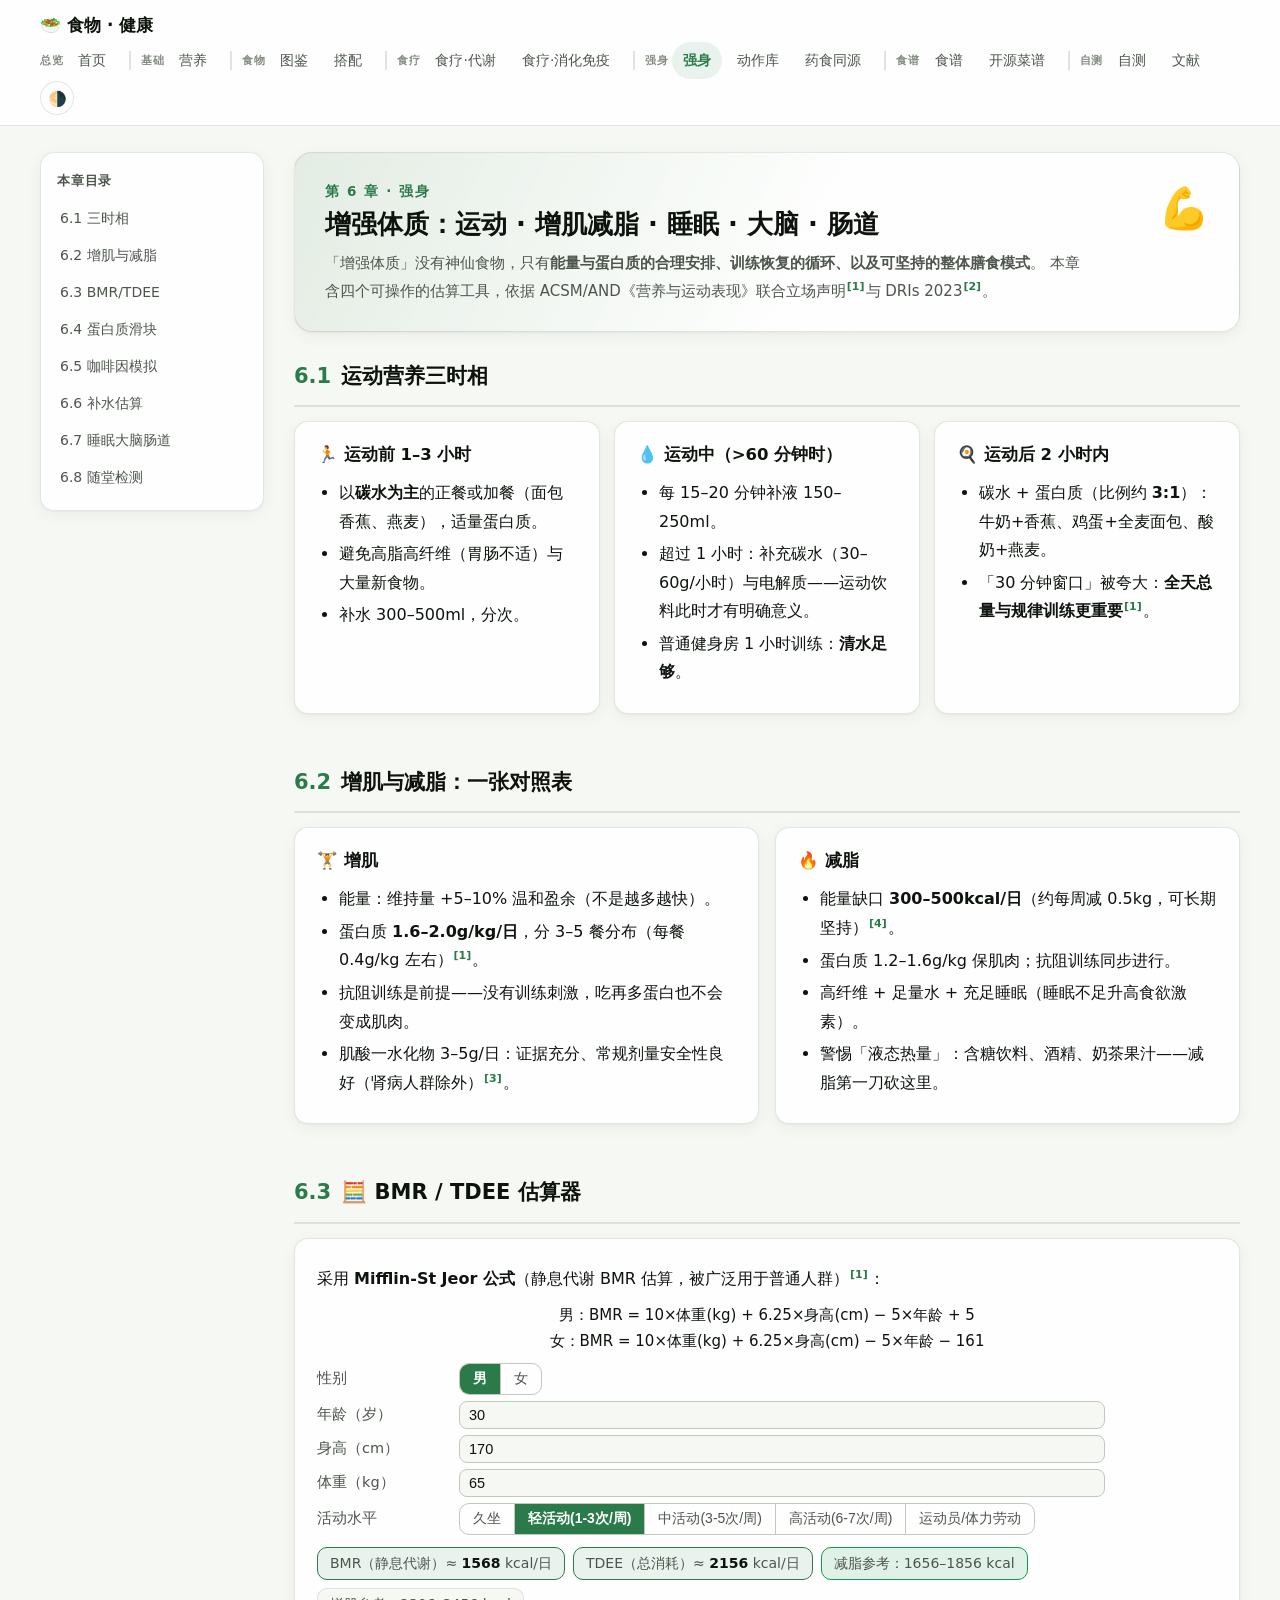
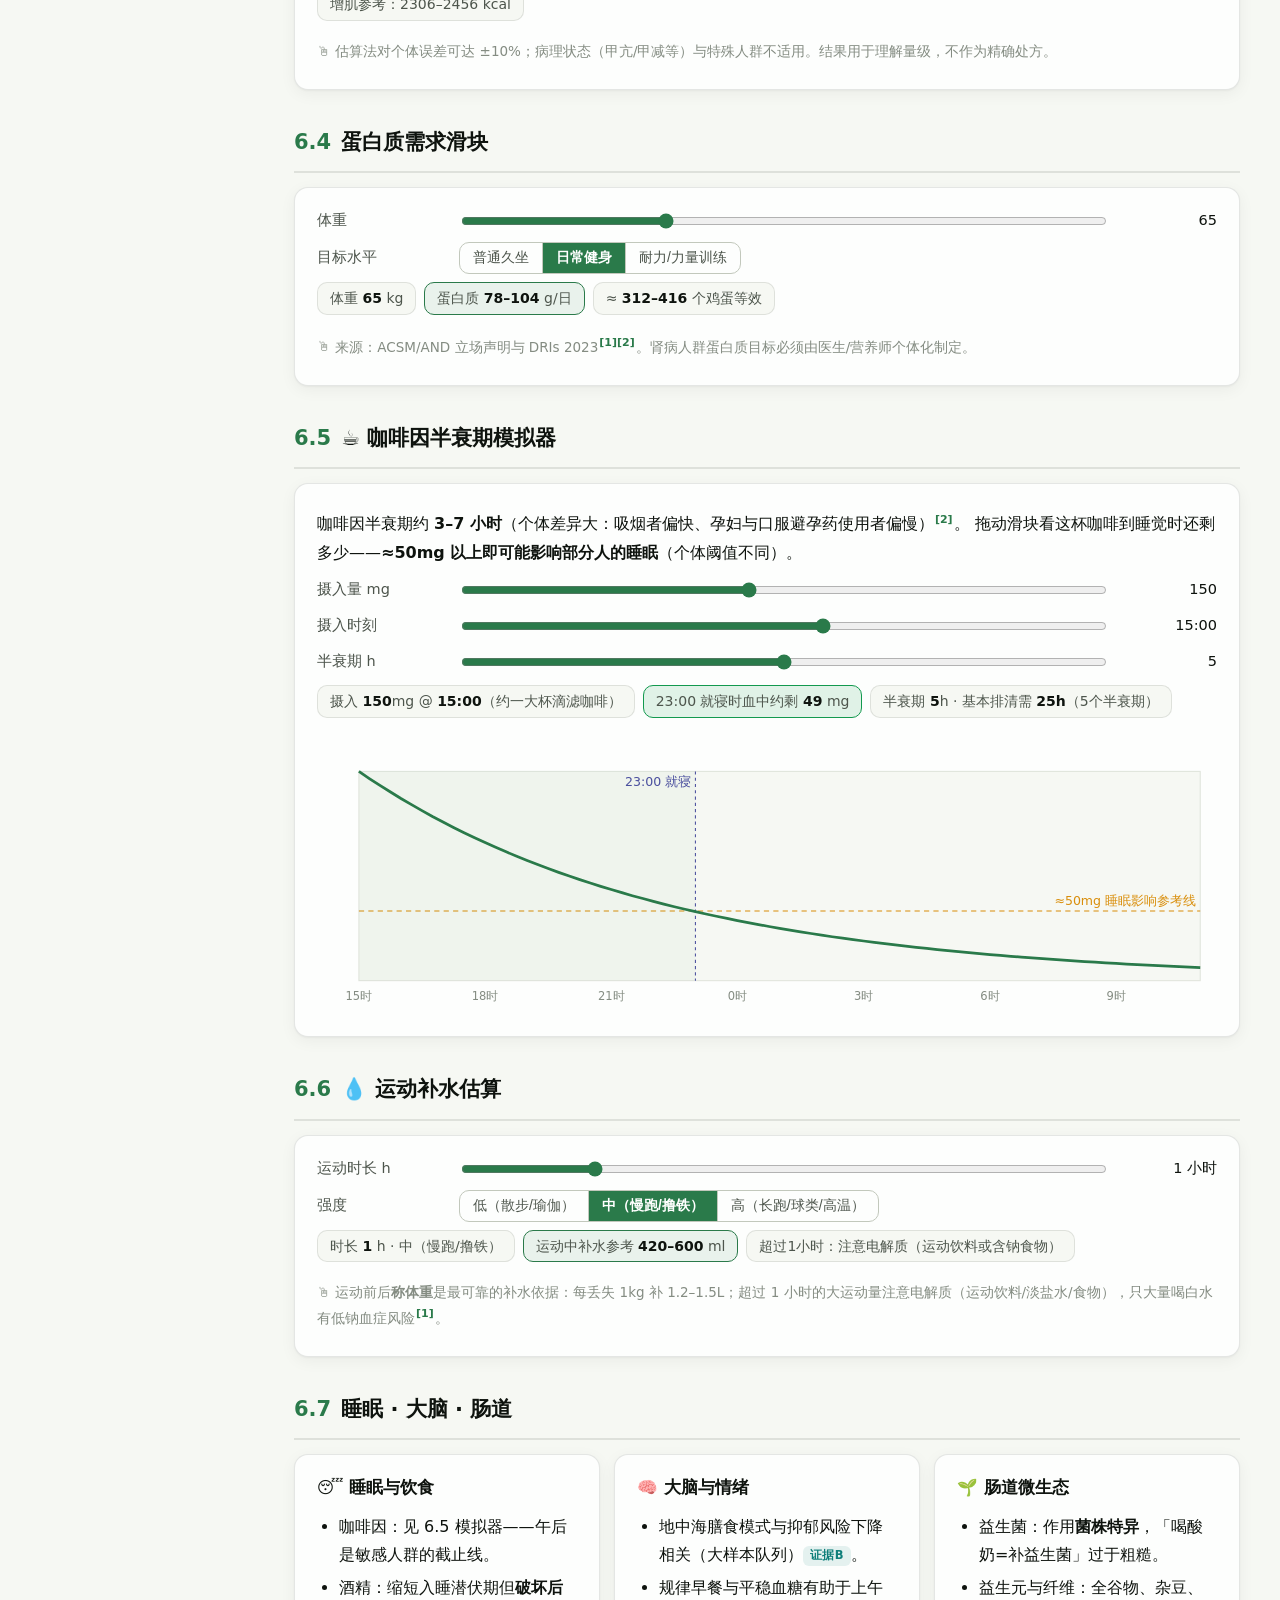
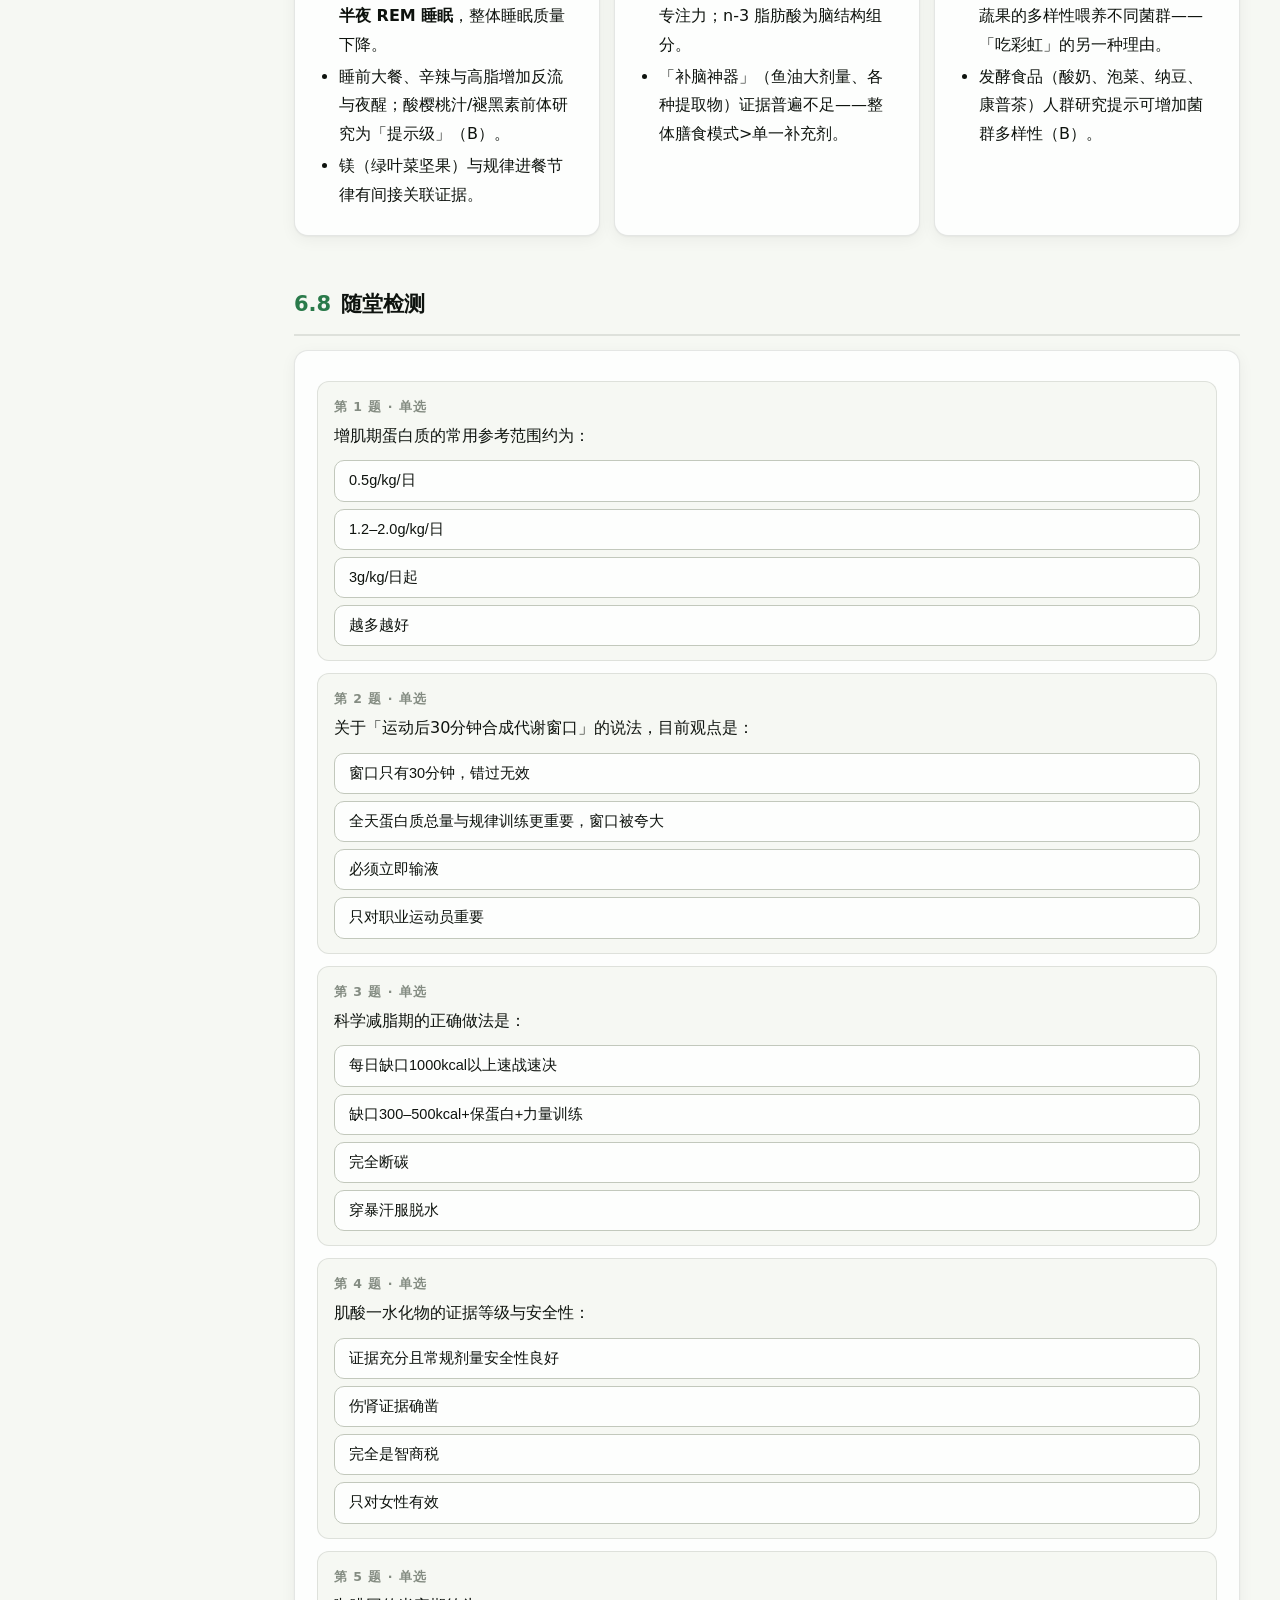
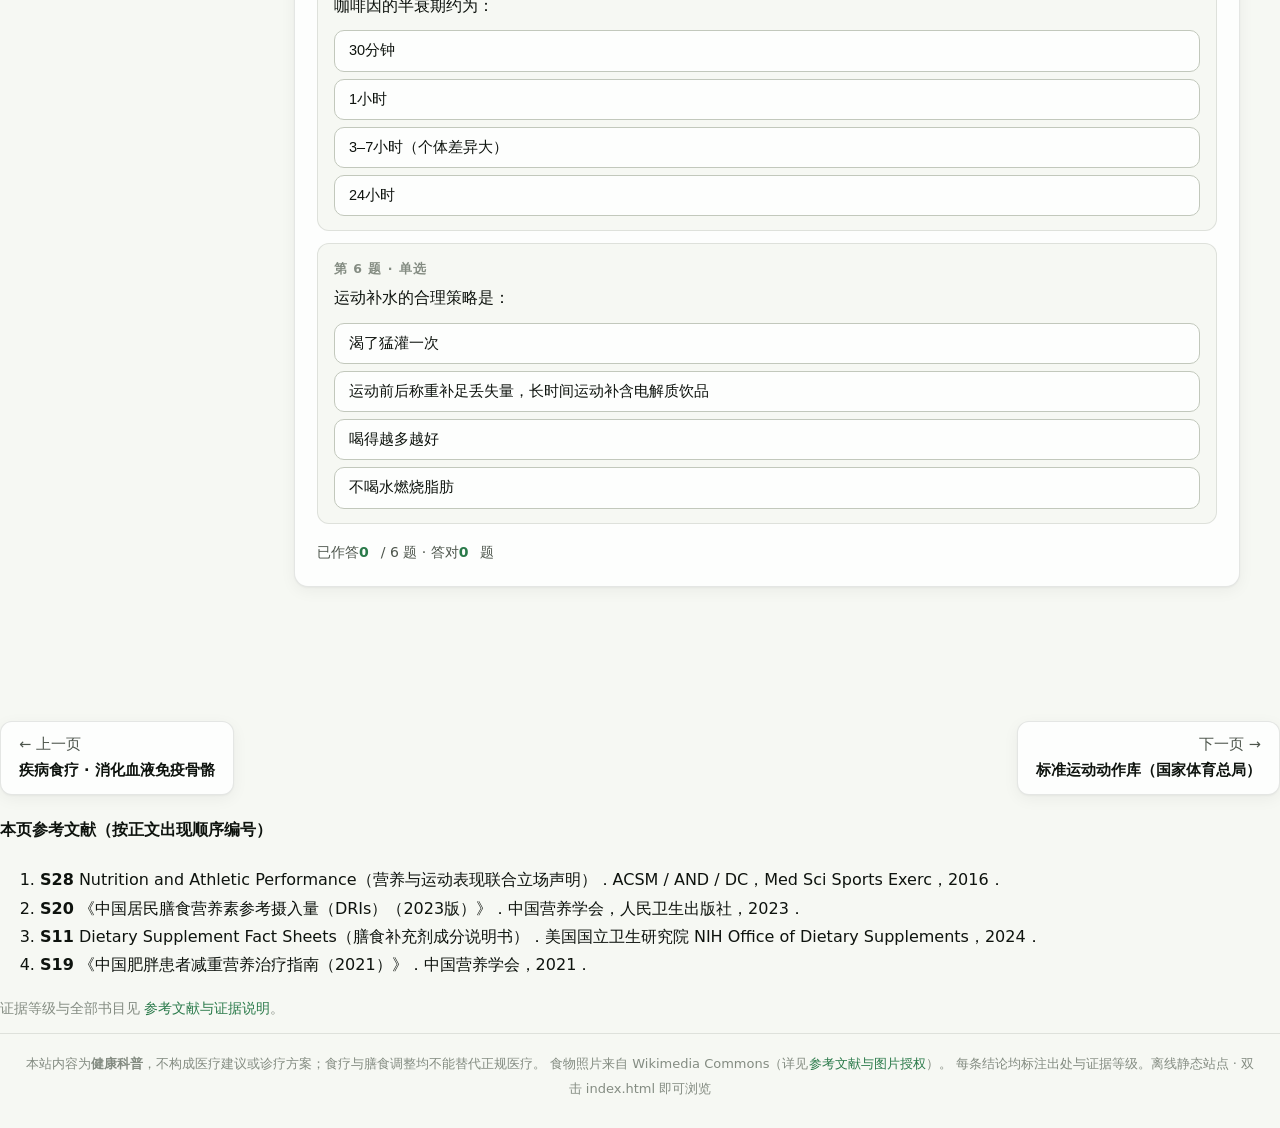
<file: fitness.html>
<!DOCTYPE html>
<html lang="zh-CN">
<head>
<meta charset="UTF-8">
<meta name="viewport" content="width=device-width, initial-scale=1.0">
<title>增强体质 · 食物与健康</title>
<link rel="stylesheet" href="assets/style.css">
</head>
<body>
<nav class="topnav" id="topnav"></nav>
<div id="compatBanner" style="display:none"></div>
<script>
/* 兼容性自检（纯 ES5） */
(function () {
  var errs = [];
  window.onerror = function (m, s, l) { errs.push(String(m) + ' @' + String(s || '').split('/').pop() + ':' + l); return false; };
  function show() {
    var el = document.getElementById('compatBanner');
    if (!el) return;
    var msg = '';
    if (typeof HUI === 'undefined' && !window.HUI) {
      msg = '交互组件库 assets/healthui.js 未能加载：请确认 assets 文件夹完整，并从 index.html 进入。';
    } else if (errs.length) {
      msg = '页面脚本报错：' + errs.slice(0, 2).join('；');
    }
    if (msg) {
      el.style.cssText = 'display:block;position:fixed;left:0;right:0;bottom:0;z-index:9999;background:#d03b3b;color:#fff;padding:10px 18px;font-size:14px;line-height:1.7';
      el.innerHTML = '⚠ 本页交互内容无法运行 —— ' + msg + ' 若仍异常，请改用 Chrome 或新版 Edge 浏览器打开本页。';
    }
  }
  if (document.readyState === 'complete') { show(); } else if (window.addEventListener) { window.addEventListener('load', show); }
})();
</script>

<div class="layout">
  <aside class="toc" id="toc"></aside>
  <main>
    <div class="chapter-hero">
      <div class="hero-emoji">💪</div>
      <div class="ch-no">第 6 章 · 强身</div>
      <h1>增强体质：运动 · 增肌减脂 · 睡眠 · 大脑 · 肠道</h1>
      <p>「增强体质」没有神仙食物，只有<b>能量与蛋白质的合理安排、训练恢复的循环、以及可坚持的整体膳食模式</b>。
      本章含四个可操作的估算工具，依据 ACSM/AND《营养与运动表现》联合立场声明<sup class="cite" data-src="S28"></sup>与 DRIs 2023<sup class="cite" data-src="S20"></sup>。</p>
    </div>

    <section class="topic" id="s1">
      <h2><span class="secno">6.1</span> 运动营养三时相</h2>
      <div class="grid3">
        <div class="card"><h3>🏃 运动前 1–3 小时</h3>
          <ul><li>以<b>碳水为主</b>的正餐或加餐（面包香蕉、燕麦），适量蛋白质。</li>
          <li>避免高脂高纤维（胃肠不适）与大量新食物。</li>
          <li>补水 300–500ml，分次。</li></ul></div>
        <div class="card"><h3>💧 运动中（&gt;60 分钟时）</h3>
          <ul><li>每 15–20 分钟补液 150–250ml。</li>
          <li>超过 1 小时：补充碳水（30–60g/小时）与电解质——运动饮料此时才有明确意义。</li>
          <li>普通健身房 1 小时训练：<b>清水足够</b>。</li></ul></div>
        <div class="card"><h3>🍳 运动后 2 小时内</h3>
          <ul><li>碳水 + 蛋白质（比例约 <b>3:1</b>）：牛奶+香蕉、鸡蛋+全麦面包、酸奶+燕麦。</li>
          <li>「30 分钟窗口」被夸大：<b>全天总量与规律训练更重要</b><sup class="cite" data-src="S28"></sup>。</li></ul></div>
      </div>
    </section>

    <section class="topic" id="s2">
      <h2><span class="secno">6.2</span> 增肌与减脂：一张对照表</h2>
      <div class="grid2">
        <div class="card">
          <h3>🏋️ 增肌</h3>
          <ul>
            <li>能量：维持量 +5–10% 温和盈余（不是越多越快）。</li>
            <li>蛋白质 <b>1.6–2.0g/kg/日</b>，分 3–5 餐分布（每餐 0.4g/kg 左右）<sup class="cite" data-src="S28"></sup>。</li>
            <li>抗阻训练是前提——没有训练刺激，吃再多蛋白也不会变成肌肉。</li>
            <li>肌酸一水化物 3–5g/日：证据充分、常规剂量安全性良好（肾病人群除外）<sup class="cite" data-src="S11"></sup>。</li>
          </ul>
        </div>
        <div class="card">
          <h3>🔥 减脂</h3>
          <ul>
            <li>能量缺口 <b>300–500kcal/日</b>（约每周减 0.5kg，可长期坚持）<sup class="cite" data-src="S19"></sup>。</li>
            <li>蛋白质 1.2–1.6g/kg 保肌肉；抗阻训练同步进行。</li>
            <li>高纤维 + 足量水 + 充足睡眠（睡眠不足升高食欲激素）。</li>
            <li>警惕「液态热量」：含糖饮料、酒精、奶茶果汁——减脂第一刀砍这里。</li>
          </ul>
        </div>
      </div>
    </section>

    <section class="topic" id="s3">
      <h2><span class="secno">6.3</span> 🧮 BMR / TDEE 估算器</h2>
      <div class="card">
        <p>采用 <b>Mifflin-St Jeor 公式</b>（静息代谢 BMR 估算，被广泛用于普通人群）<sup class="cite" data-src="S28"></sup>：</p>
        <p class="center" style="font-size:15px">男：BMR = 10×体重(kg) + 6.25×身高(cm) − 5×年龄 + 5<br>
        女：BMR = 10×体重(kg) + 6.25×身高(cm) − 5×年龄 − 161</p>
        <div class="ctl-row"><span class="ctl-label">性别</span><div id="fSex" style="display:flex;gap:8px"></div><span></span></div>
        <div class="ctl-row"><span class="ctl-label">年龄（岁）</span><input type="number" id="fAge" min="14" max="90" value="30" style="width:100%"><span></span></div>
        <div class="ctl-row"><span class="ctl-label">身高（cm）</span><input type="number" id="fH" min="130" max="220" value="170" style="width:100%"><span></span></div>
        <div class="ctl-row"><span class="ctl-label">体重（kg）</span><input type="number" id="fW" min="35" max="160" value="65" style="width:100%"><span></span></div>
        <div class="ctl-row"><span class="ctl-label">活动水平</span><div id="fAct" style="display:flex;flex-wrap:wrap;gap:8px"></div><span></span></div>
        <div id="bmrOut" class="chips" style="margin-top:12px"></div>
        <p class="hint">估算法对个体误差可达 ±10%；病理状态（甲亢/甲减等）与特殊人群不适用。结果用于理解量级，不作为精确处方。</p>
      </div>
    </section>

    <section class="topic" id="s4">
      <h2><span class="secno">6.4</span> 蛋白质需求滑块</h2>
      <div class="card">
        <div id="pW"></div>
        <div class="ctl-row"><span class="ctl-label">目标水平</span><div id="pLv" style="display:flex;flex-wrap:wrap;gap:8px"></div><span></span></div>
        <div id="pOut" class="chips" style="margin-top:8px"></div>
        <p class="hint">来源：ACSM/AND 立场声明与 DRIs 2023<sup class="cite" data-src="S28,S20"></sup>。肾病人群蛋白质目标必须由医生/营养师个体化制定。</p>
      </div>
    </section>

    <section class="topic" id="s5">
      <h2><span class="secno">6.5</span> ☕ 咖啡因半衰期模拟器</h2>
      <div class="card">
        <p>咖啡因半衰期约 <b>3–7 小时</b>（个体差异大：吸烟者偏快、孕妇与口服避孕药使用者偏慢）<sup class="cite" data-src="S20"></sup>。
        拖动滑块看这杯咖啡到睡觉时还剩多少——<b>≈50mg 以上即可能影响部分人的睡眠</b>（个体阈值不同）。</p>
        <div id="cfDose"></div>
        <div id="cfTime"></div>
        <div id="cfHalf"></div>
        <div id="cfOut" class="chips" style="margin:8px 0"></div>
        <div id="cfChart" class="pathmap"></div>
      </div>
    </section>

    <section class="topic" id="s6">
      <h2><span class="secno">6.6</span> 💧 运动补水估算</h2>
      <div class="card">
        <div id="hDur"></div>
        <div class="ctl-row"><span class="ctl-label">强度</span><div id="hInt" style="display:flex;flex-wrap:wrap;gap:8px"></div><span></span></div>
        <div id="hOut" class="chips" style="margin-top:8px"></div>
        <p class="hint">运动前后<b>称体重</b>是最可靠的补水依据：每丢失 1kg 补 1.2–1.5L；超过 1 小时的大运动量注意电解质（运动饮料/淡盐水/食物），只大量喝白水有低钠血症风险<sup class="cite" data-src="S28"></sup>。</p>
      </div>
    </section>

    <section class="topic" id="s7">
      <h2><span class="secno">6.7</span> 睡眠 · 大脑 · 肠道</h2>
      <div class="grid3">
        <div class="card"><h3>😴 睡眠与饮食</h3>
          <ul><li>咖啡因：见 6.5 模拟器——午后是敏感人群的截止线。</li>
          <li>酒精：缩短入睡潜伏期但<b>破坏后半夜 REM 睡眠</b>，整体睡眠质量下降。</li>
          <li>睡前大餐、辛辣与高脂增加反流与夜醒；酸樱桃汁/褪黑素前体研究为「提示级」（B）。</li>
          <li>镁（绿叶菜坚果）与规律进餐节律有间接关联证据。</li></ul></div>
        <div class="card"><h3>🧠 大脑与情绪</h3>
          <ul><li>地中海膳食模式与抑郁风险下降相关（大样本队列）<span class="level-badge lb">证据B</span>。</li>
          <li>规律早餐与平稳血糖有助于上午专注力；n-3 脂肪酸为脑结构组分。</li>
          <li>「补脑神器」（鱼油大剂量、各种提取物）证据普遍不足——整体膳食模式&gt;单一补充剂。</li></ul></div>
        <div class="card"><h3>🌱 肠道微生态</h3>
          <ul><li>益生菌：作用<b>菌株特异</b>，「喝酸奶=补益生菌」过于粗糙。</li>
          <li>益生元与纤维：全谷物、杂豆、蔬果的多样性喂养不同菌群——「吃彩虹」的另一种理由。</li>
          <li>发酵食品（酸奶、泡菜、纳豆、康普茶）人群研究提示可增加菌群多样性（B）。</li></ul></div>
      </div>
    </section>

    <section class="topic" id="s8">
      <h2><span class="secno">6.8</span> 随堂检测</h2>
      <div class="card"><div id="quiz1"></div></div>
    </section>
  </main>
</div>

<script src="assets/healthui.js"></script>
<script src="assets/img/credits.js"></script>
<script src="assets/data.js"></script>
<script>
HUI.renderNav('fitness.html');
HUI.footer();
HUI.pager('fitness.html');
HUI.progress('fitness.html');

document.getElementById('toc').innerHTML = '<div class="toc-title">本章目录</div>' +
  ['s1|6.1 三时相', 's2|6.2 增肌与减脂', 's3|6.3 BMR/TDEE', 's4|6.4 蛋白质滑块', 's5|6.5 咖啡因模拟', 's6|6.6 补水估算', 's7|6.7 睡眠大脑肠道', 's8|6.8 随堂检测']
    .map(x => { const p = x.split('|'); return '<a href="#' + p[0] + '">' + p[1] + '</a>'; }).join('');

(function () {
  const D = window.HDATA;
  const ACT = [['久坐', 1.2], ['轻活动(1-3次/周)', 1.375], ['中活动(3-5次/周)', 1.55], ['高活动(6-7次/周)', 1.725], ['运动员/体力劳动', 1.9]];

  /* 6.3 BMR */
  let sex = 0, act = 1;
  const sexSeg = HUI.seg(document.getElementById('fSex'), ['男', '女'], { value: 0, on: i => { sex = i; bmrDraw(); } });
  const actSeg = HUI.seg(document.getElementById('fAct'), ACT.map(a => a[0]), { value: 1, on: i => { act = i; bmrDraw(); } });
  ['fAge', 'fH', 'fW'].forEach(id => document.getElementById(id).addEventListener('input', bmrDraw));
  function bmrDraw() {
    const a = +document.getElementById('fAge').value || 30;
    const h = +document.getElementById('fH').value || 170;
    const w = +document.getElementById('fW').value || 65;
    const bmr = Math.round(10 * w + 6.25 * h - 5 * a + (sex === 0 ? 5 : -161));
    const tdee = Math.round(bmr * ACT[act][1]);
    document.getElementById('bmrOut').innerHTML =
      `<span class="chip hl">BMR（静息代谢）≈ <b>${bmr}</b> kcal/日</span>` +
      `<span class="chip hl">TDEE（总消耗）≈ <b>${tdee}</b> kcal/日</span>` +
      `<span class="chip good">减脂参考：${tdee - 500}–${tdee - 300} kcal</span>` +
      `<span class="chip">增肌参考：${tdee + 150}–${tdee + 300} kcal</span>`;
  }
  bmrDraw();

  /* 6.4 蛋白质 */
  const P_LV = [['普通久坐', 0.8, 1.2], ['日常健身', 1.2, 1.6], ['耐力/力量训练', 1.6, 2.0]];
  let pLv = 1;
  const pw = HUI.slider('pW', { label: '体重', min: 40, max: 120, value: 65, on: pDraw });
  const plSeg = HUI.seg(document.getElementById('pLv'), P_LV.map(x => x[0]), { value: 1, on: i => { pLv = i; pDraw(); } });
  function pDraw() {
    const w = pw.get();
    document.getElementById('pOut').innerHTML =
      `<span class="chip">体重 <b>${w}</b> kg</span>` +
      `<span class="chip hl">蛋白质 <b>${Math.round(w * P_LV[pLv][1])}–${Math.round(w * P_LV[pLv][2])}</b> g/日</span>` +
      `<span class="chip">≈ <b>${Math.round(w * P_LV[pLv][1] / 0.25)}–${Math.round(w * P_LV[pLv][2] / 0.25)}</b> 个鸡蛋等效</span>`;
  }
  pDraw();

  /* 6.5 咖啡因 */
  const cfD = HUI.slider('cfDose', { label: '摄入量 mg', min: 30, max: 300, step: 10, value: 150, on: cfDraw });
  const cfT = HUI.slider('cfTime', { label: '摄入时刻', min: 6, max: 22, step: 1, value: 15, on: cfDraw, fmt: v => v + ':00' });
  const cfH = HUI.slider('cfHalf', { label: '半衰期 h', min: 3, max: 7, step: 0.5, value: 5, on: cfDraw });
  function cfDraw() {
    const dose = cfD.get(), t0 = cfT.get(), half = cfH.get();
    const at = t => dose * Math.pow(0.5, (t - t0) / half);
    const bedtime = 23;
    const remain = at(bedtime);
    const W = 860, H = 260, x0 = 40, x1 = W - 16, y0 = 30, y1 = H - 30;
    const tMax = Math.min(38, t0 + 20);
    const X = t => x0 + (t - t0) / (tMax - t0) * (x1 - x0);
    const Y = v => y1 - Math.min(v / dose, 1) * (y1 - y0);
    let pts = '';
    for (let t = t0; t <= tMax; t += 0.25) {
      pts += (pts ? ' ' : '') + (X(t).toFixed(1) + ',' + Y(at(t)).toFixed(1));
    }
    const Xb = X(bedtime);
    let s = `<svg viewBox="0 0 ${W} ${H}" style="width:100%;min-width:640px">`;
    s += `<rect x="${x0}" y="${y0}" width="${x1 - x0}" height="${y1 - y0}" fill="var(--page)" stroke="var(--grid)"></rect>`;
    s += `<line x1="${x0}" y1="${Y(50)}" x2="${x1}" y2="${Y(50)}" stroke="var(--cw)" stroke-dasharray="5 4"></line>`;
    s += `<text x="${x1 - 4}" y="${Y(50) - 6}" text-anchor="end" font-size="12" fill="var(--cw)">≈50mg 睡眠影响参考线</text>`;
    if (bedtime < tMax) {
      s += `<rect x="${x0}" y="${y0}" width="${Math.max(0, Xb - x0)}" height="${y1 - y0}" fill="var(--tint1)" fill-opacity="0.35"></rect>`;
      s += `<line x1="${Xb}" y1="${y0}" x2="${Xb}" y2="${y1}" stroke="var(--c7)" stroke-dasharray="3 3"></line>`;
      s += `<text x="${Xb - 4}" y="${y0 + 14}" text-anchor="end" font-size="12" fill="var(--c7)">23:00 就寝</text>`;
    }
    s += `<polyline points="${pts}" fill="none" stroke="var(--c1)" stroke-width="2.6"></polyline>`;
    for (let t = Math.ceil(t0); t <= tMax; t += 3) {
      s += `<text x="${X(t)}" y="${y1 + 18}" text-anchor="middle" font-size="11" fill="var(--muted)">${t % 24}时</text>`;
    }
    s += '</svg>';
    document.getElementById('cfChart').innerHTML = s;
    document.getElementById('cfOut').innerHTML =
      `<span class="chip">摄入 <b>${dose}</b>mg @ <b>${t0}:00</b>（约${dose >= 150 ? '一大杯滴滤' : '一杯'}咖啡）</span>` +
      `<span class="chip ${remain > 50 ? 'bad' : 'good'}">23:00 就寝时血中约剩 <b>${Math.round(remain)}</b> mg</span>` +
      `<span class="chip">半衰期 <b>${half}</b>h · 基本排清需 <b>${Math.ceil(half * 5)}h</b>（5个半衰期）</span>`;
  }
  cfDraw();

  /* 6.6 补水 */
  const H_INT = [['低（散步/瑜伽）', 400], ['中（慢跑/撸铁）', 600], ['高（长跑/球类/高温）', 900]];
  let hInt = 1;
  const hd = HUI.slider('hDur', { label: '运动时长 h', min: 0.5, max: 3, step: 0.5, value: 1, on: hDraw, fmt: v => v + ' 小时' });
  const hiSeg = HUI.seg(document.getElementById('hInt'), H_INT.map(x => x[0]), { value: 1, on: i => { hInt = i; hDraw(); } });
  function hDraw() {
    const ml = H_INT[hInt][1] * hd.get();
    document.getElementById('hOut').innerHTML =
      `<span class="chip">时长 <b>${hd.get()}</b> h · ${H_INT[hInt][0]}</span>` +
      `<span class="chip hl">运动中补水参考 <b>${Math.round(ml * 0.7)}–${ml}</b> ml</span>` +
      (hd.get() >= 1 ? `<span class="chip">超过1小时：注意电解质（运动饮料或含钠食物）</span>` : `<span class="chip good">1小时内：清水即可</span>`);
  }
  hDraw();

  if (D.QUIZ_BANK && D.QUIZ_BANK.fitness && D.QUIZ_BANK.fitness.length) {
    HUI.quiz('quiz1', D.QUIZ_BANK.fitness, { id: 'fitness' });
  }
  HUI.cite();
})();
</script>
</body>
</html>
</file>
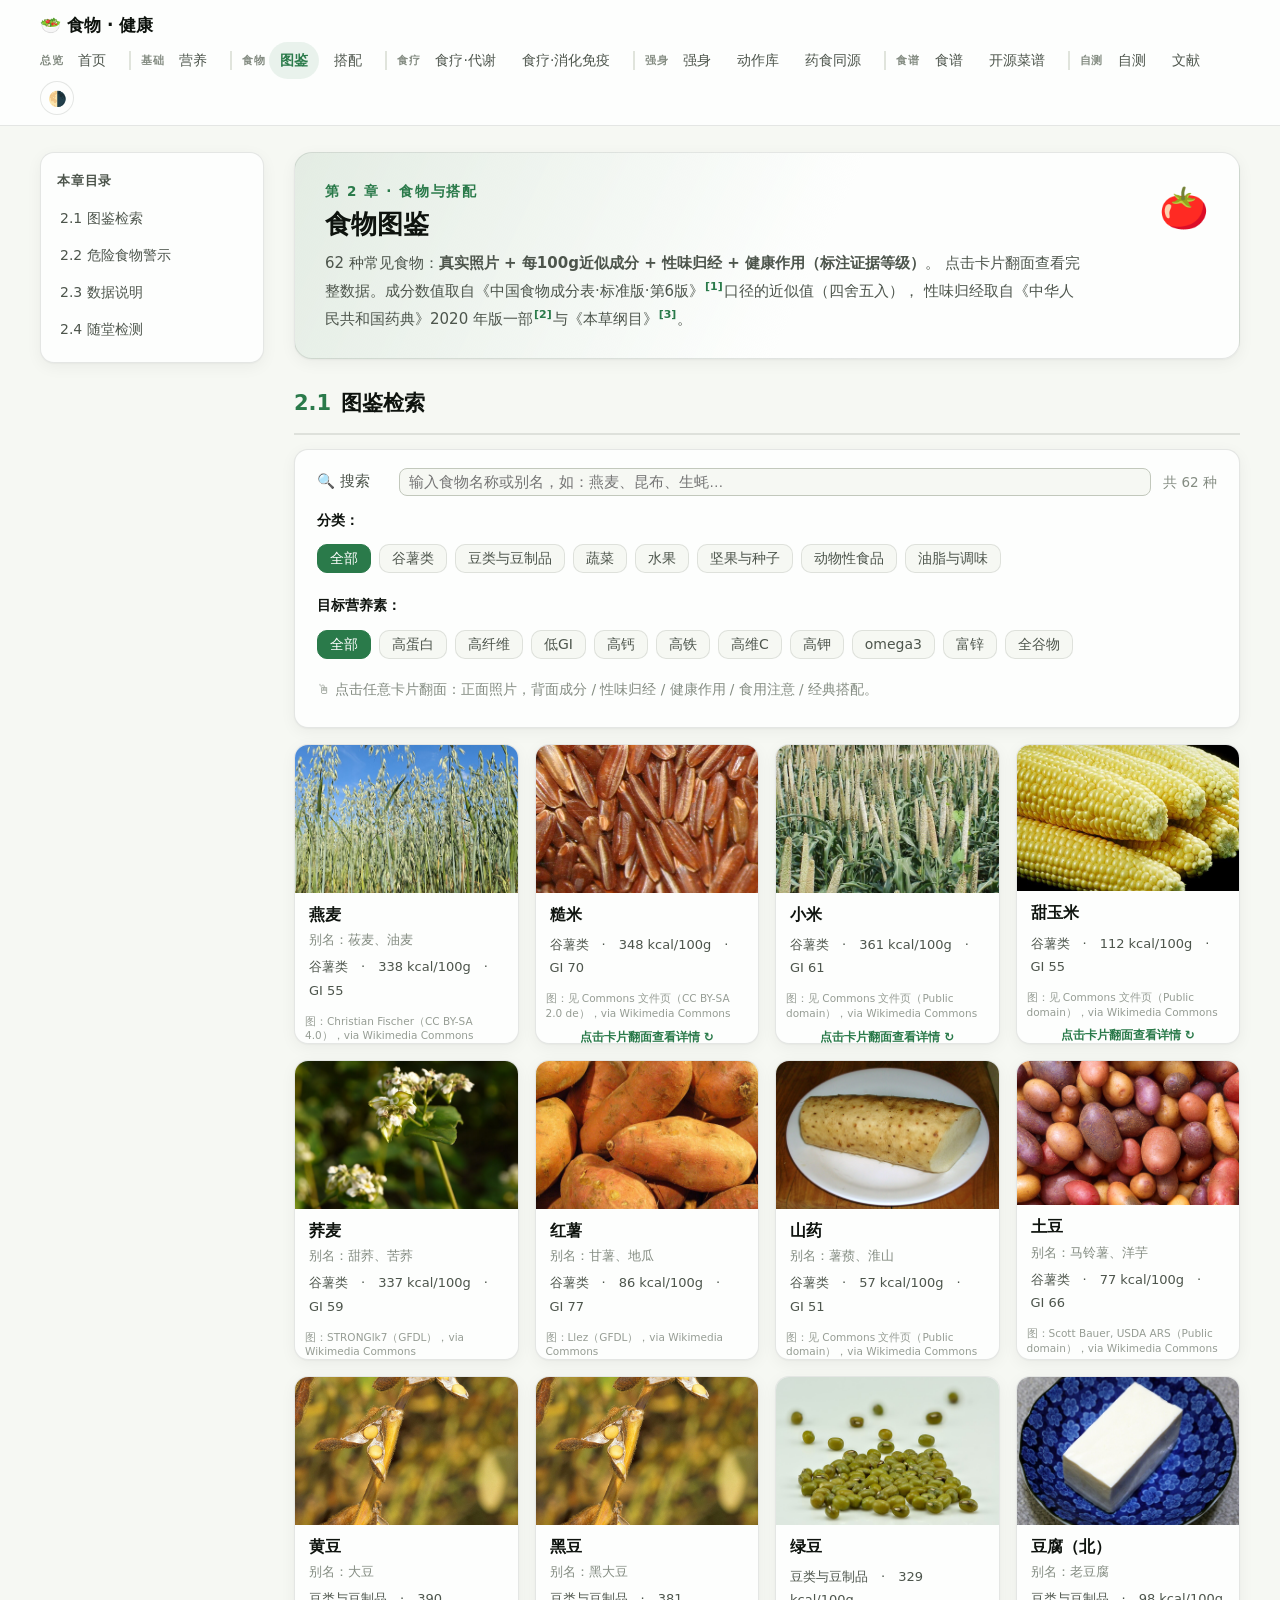
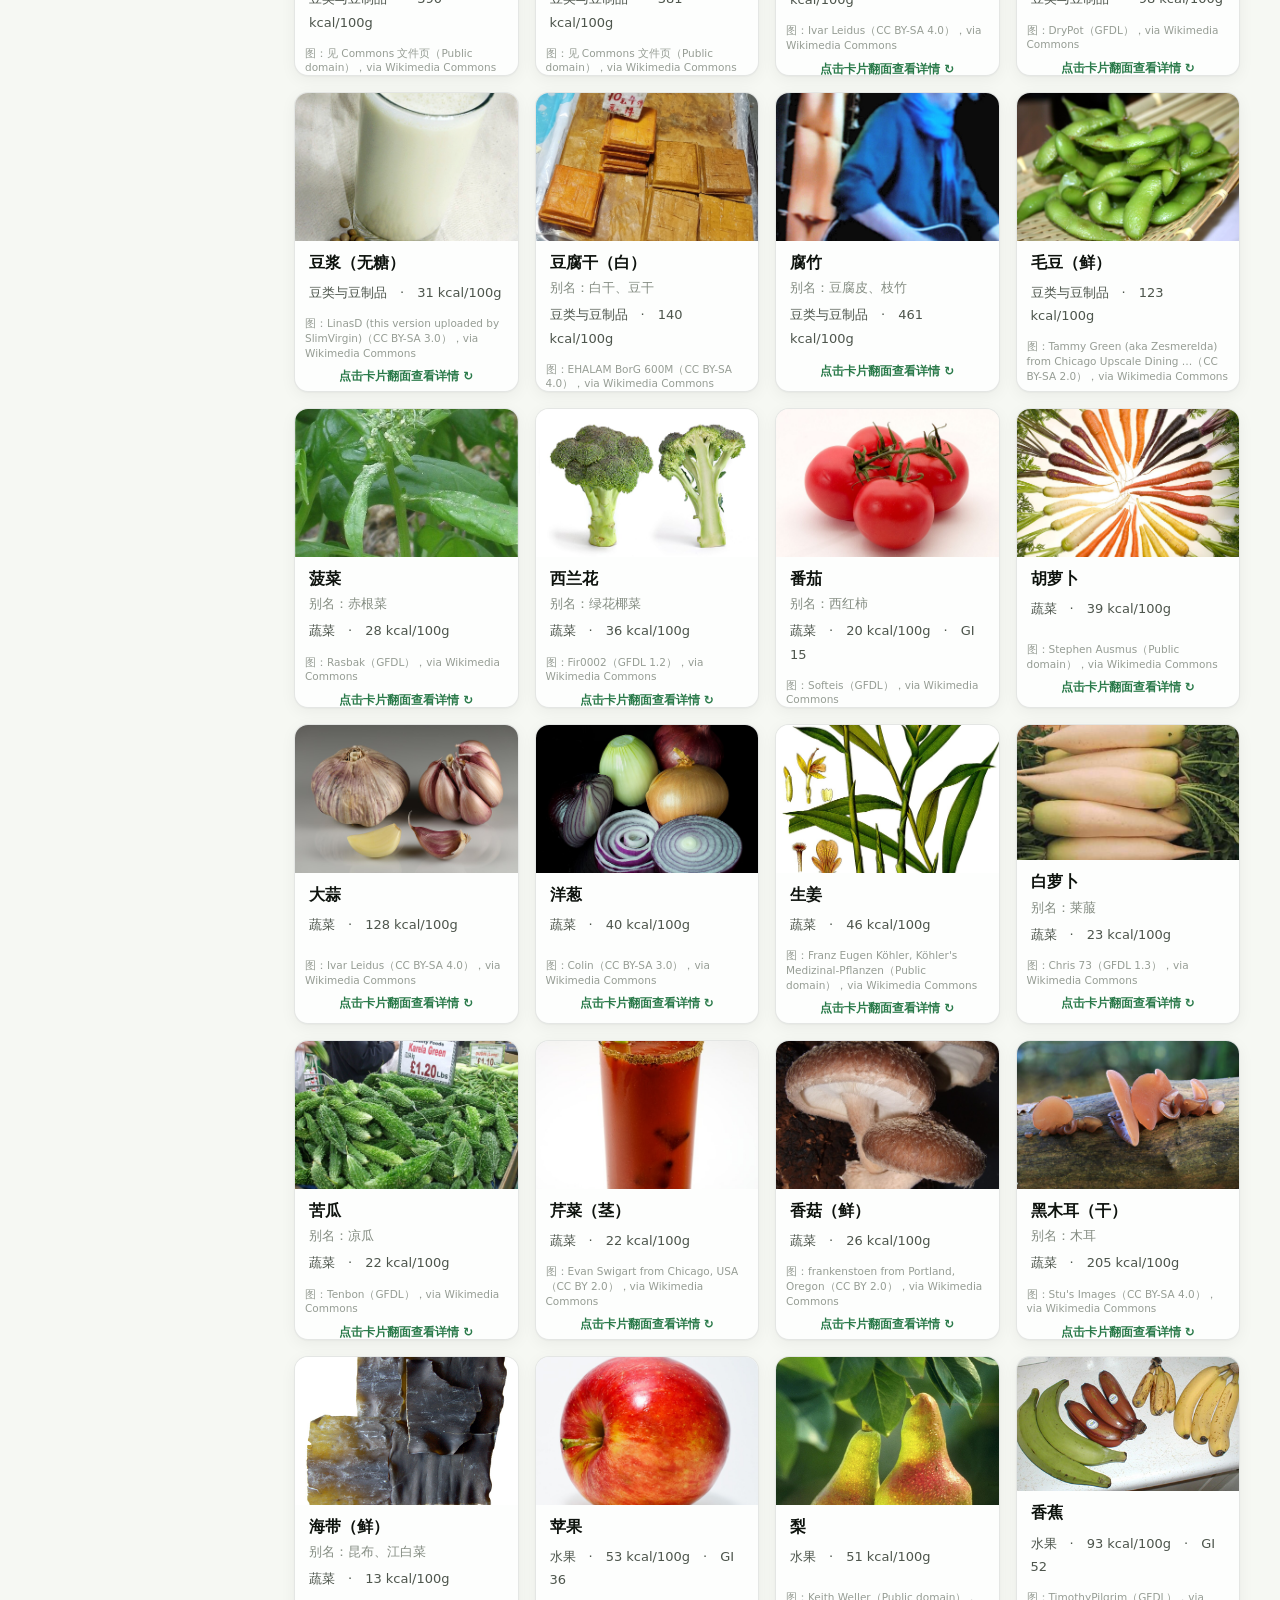
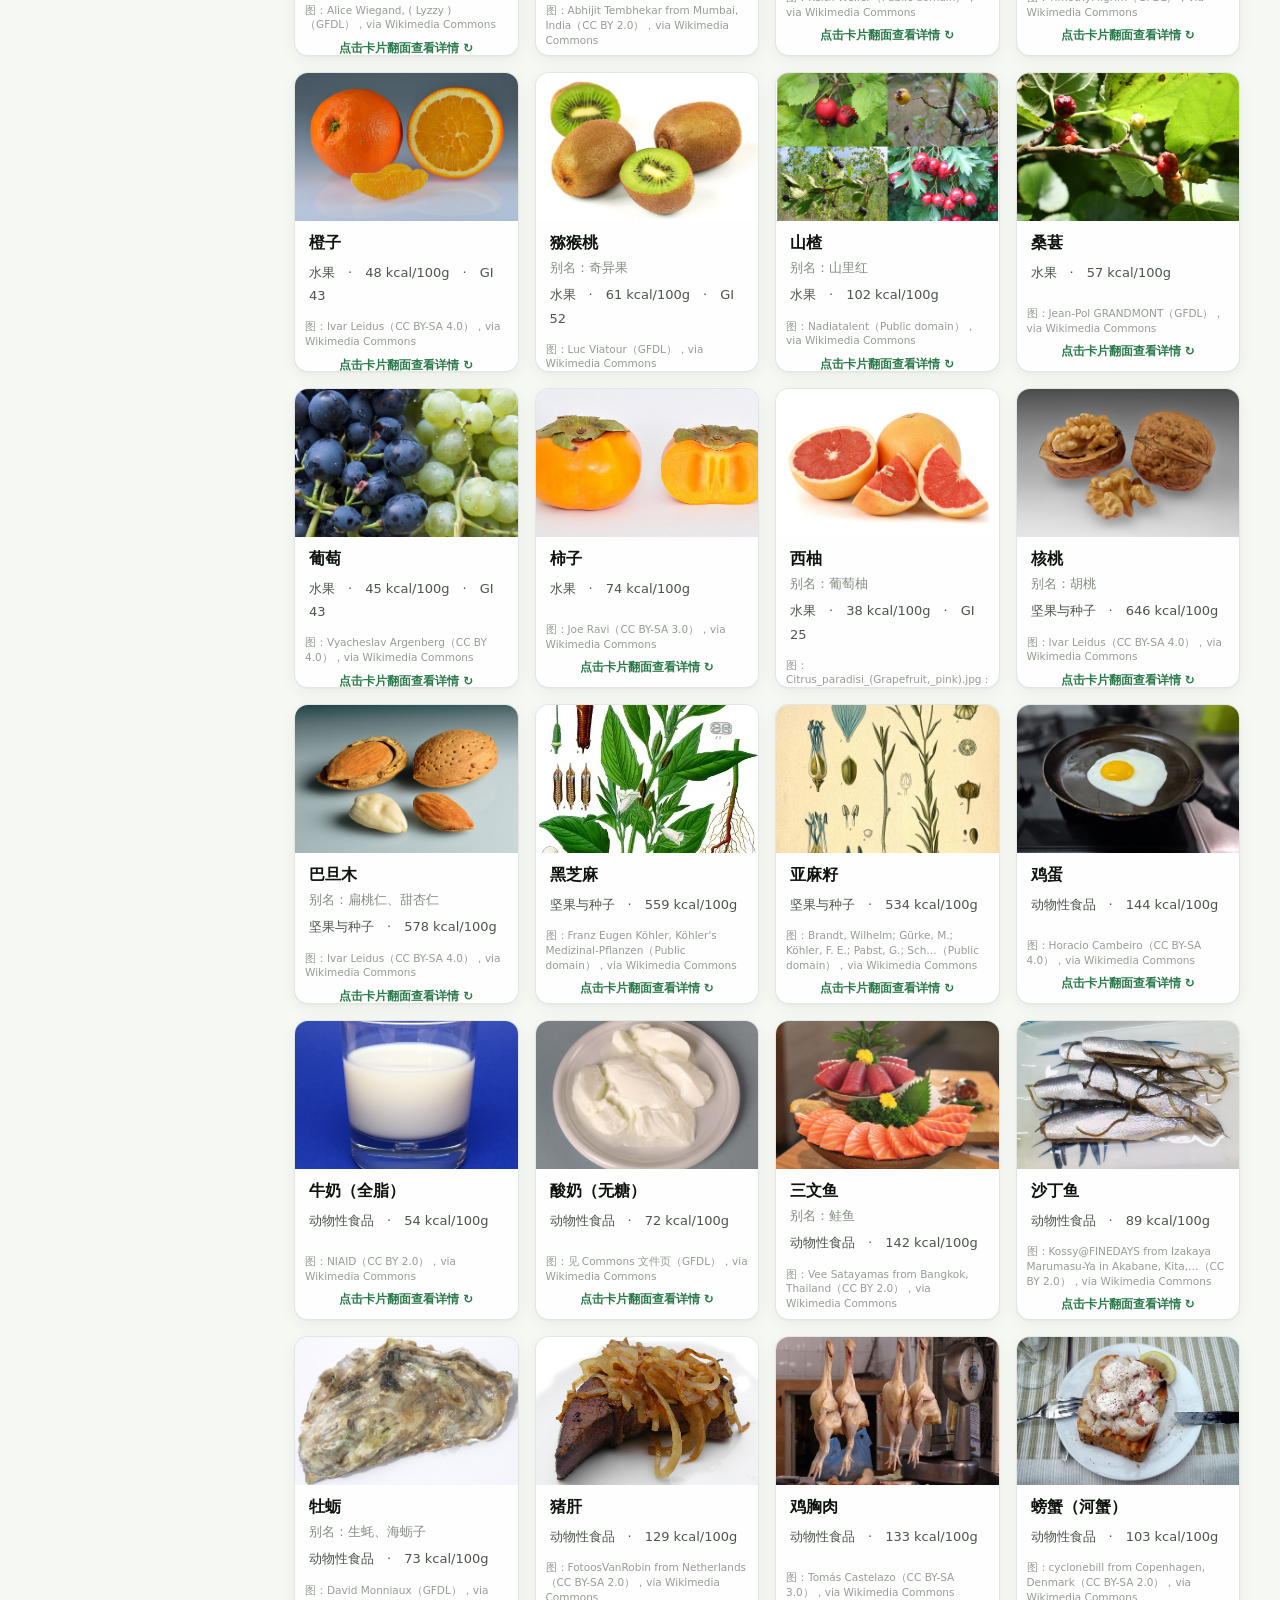
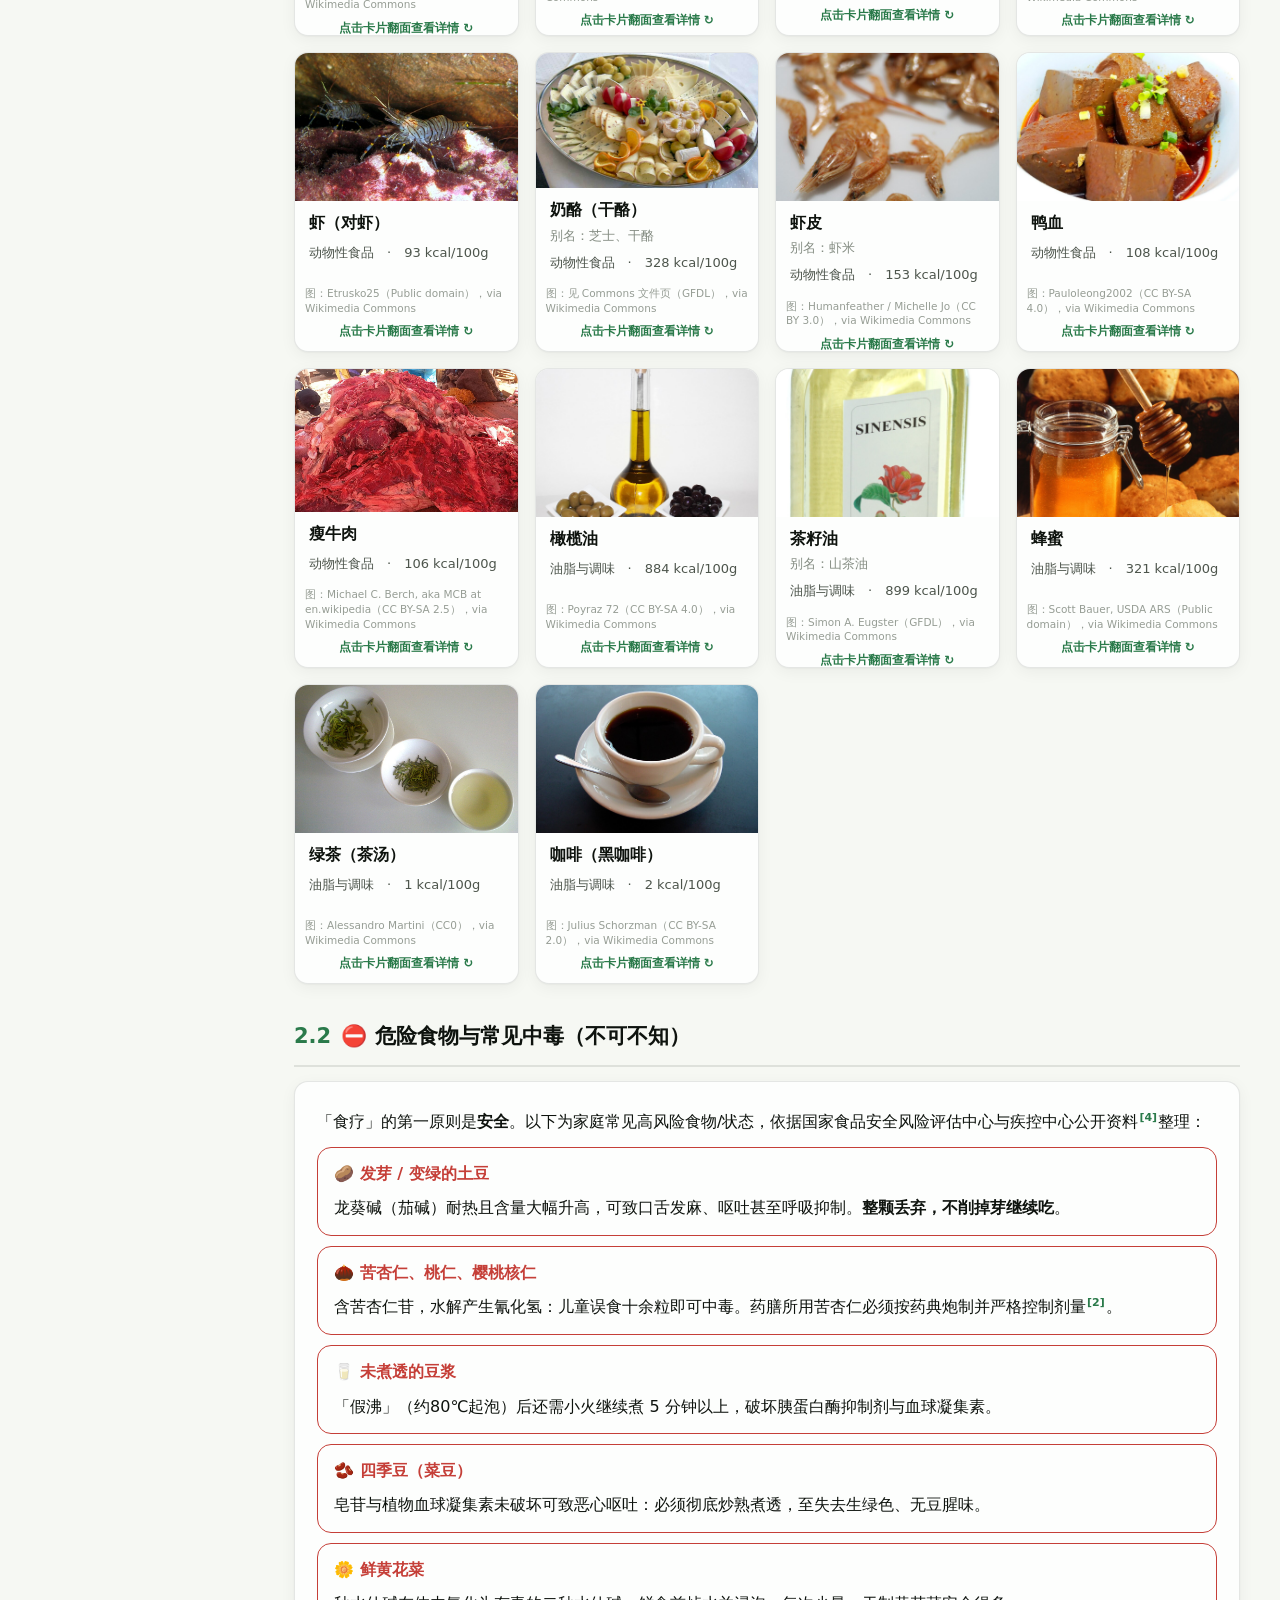
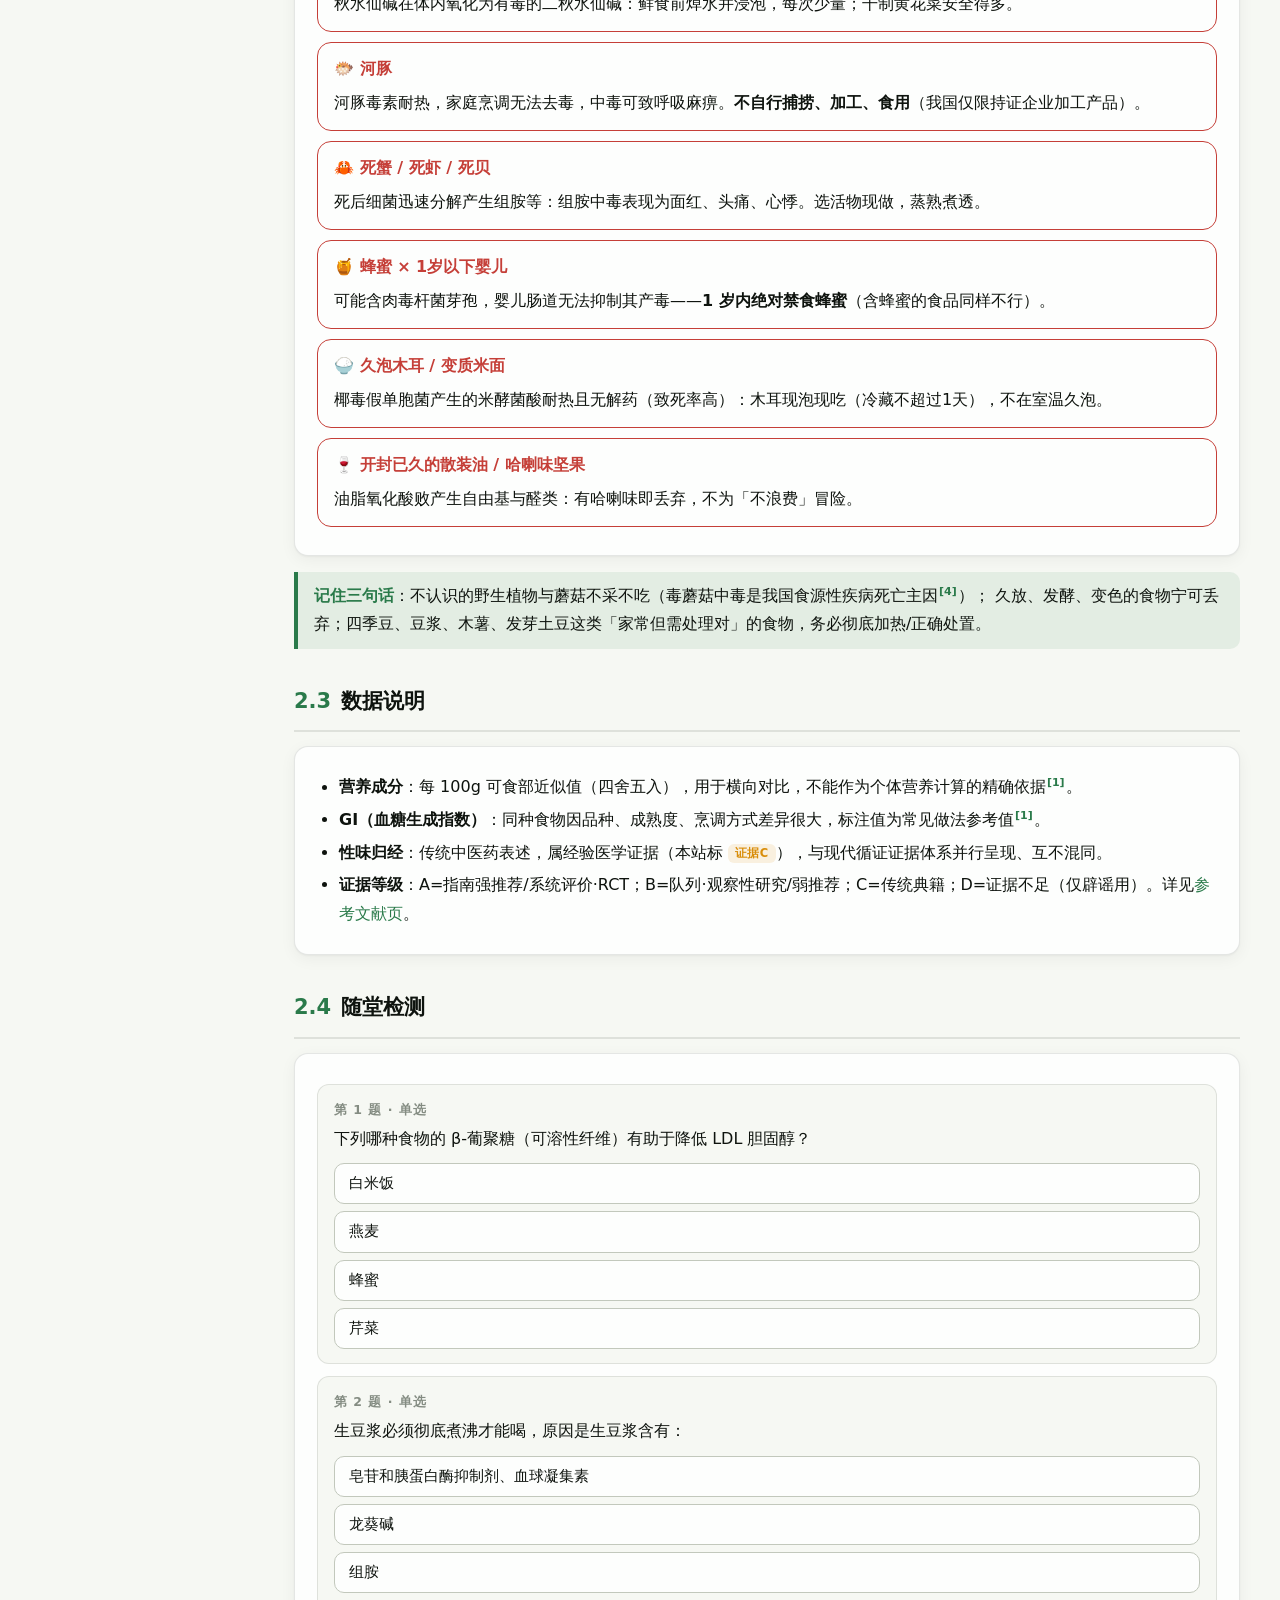
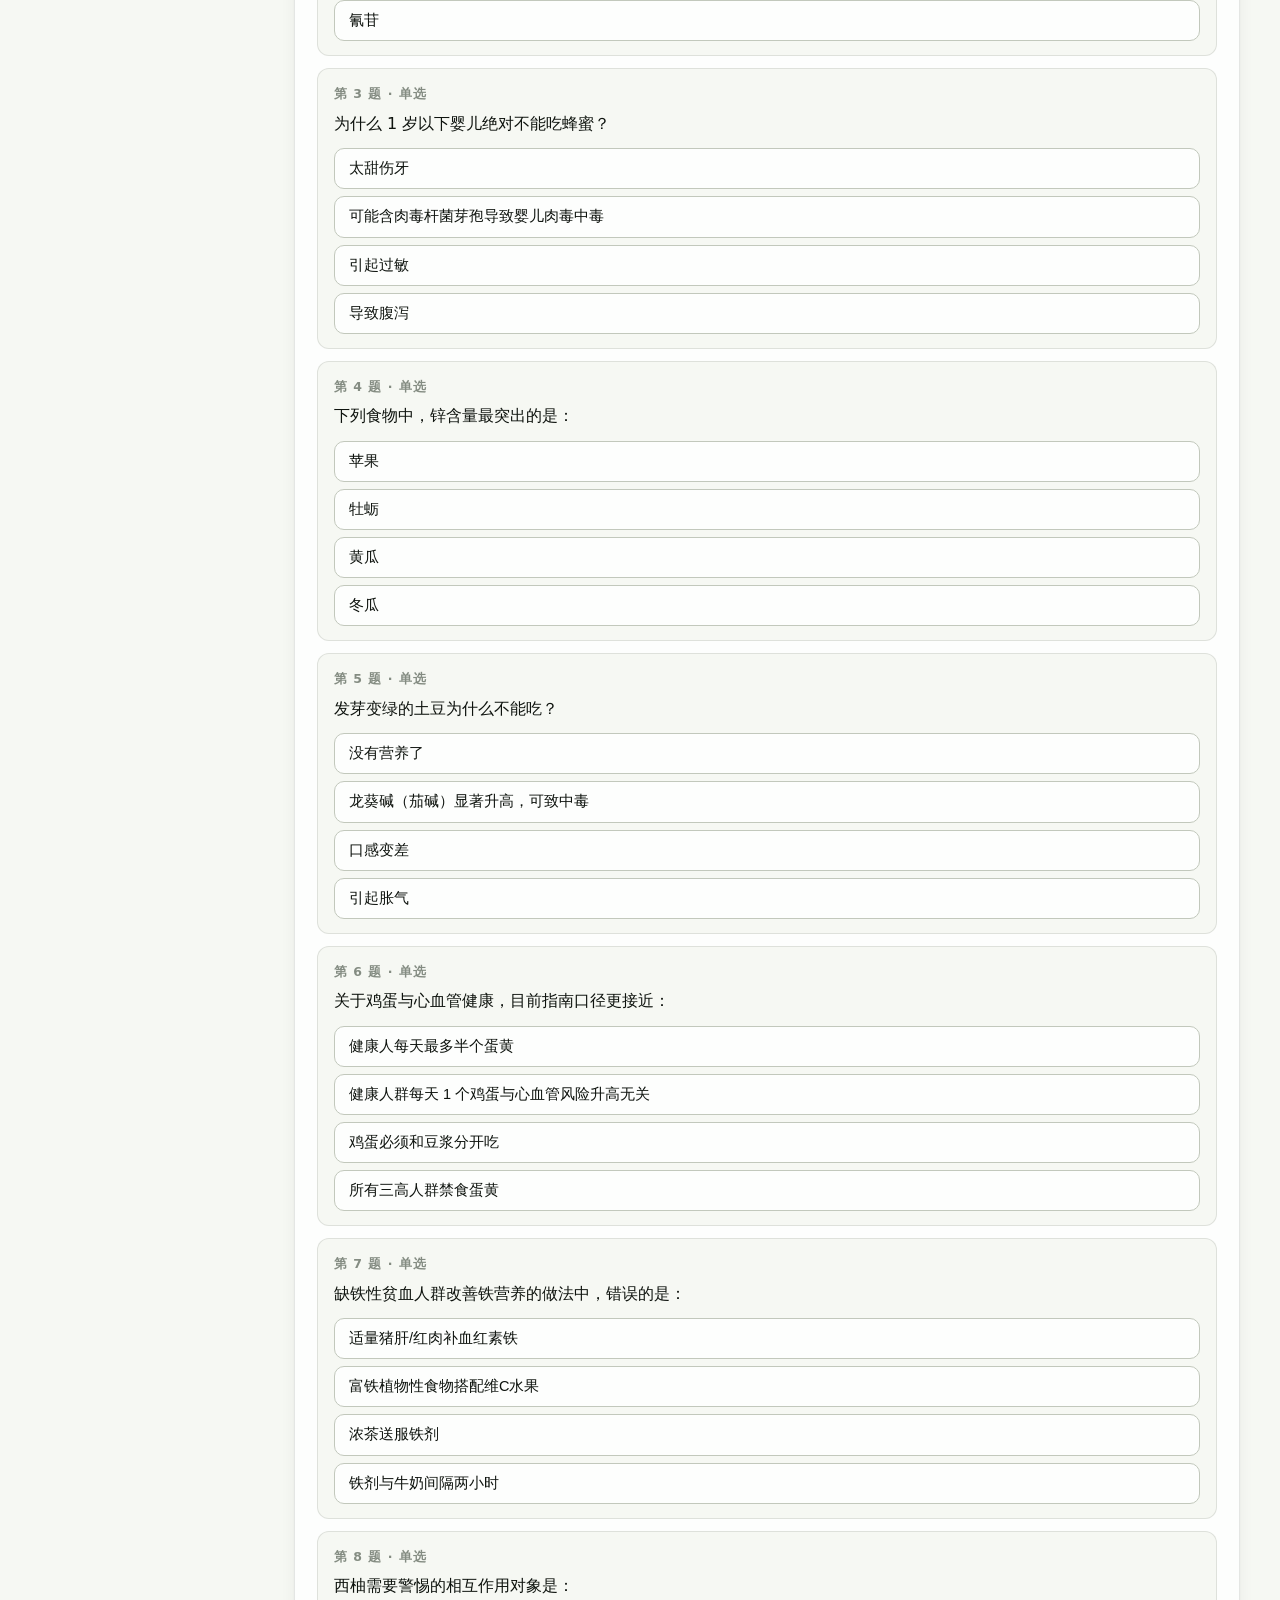
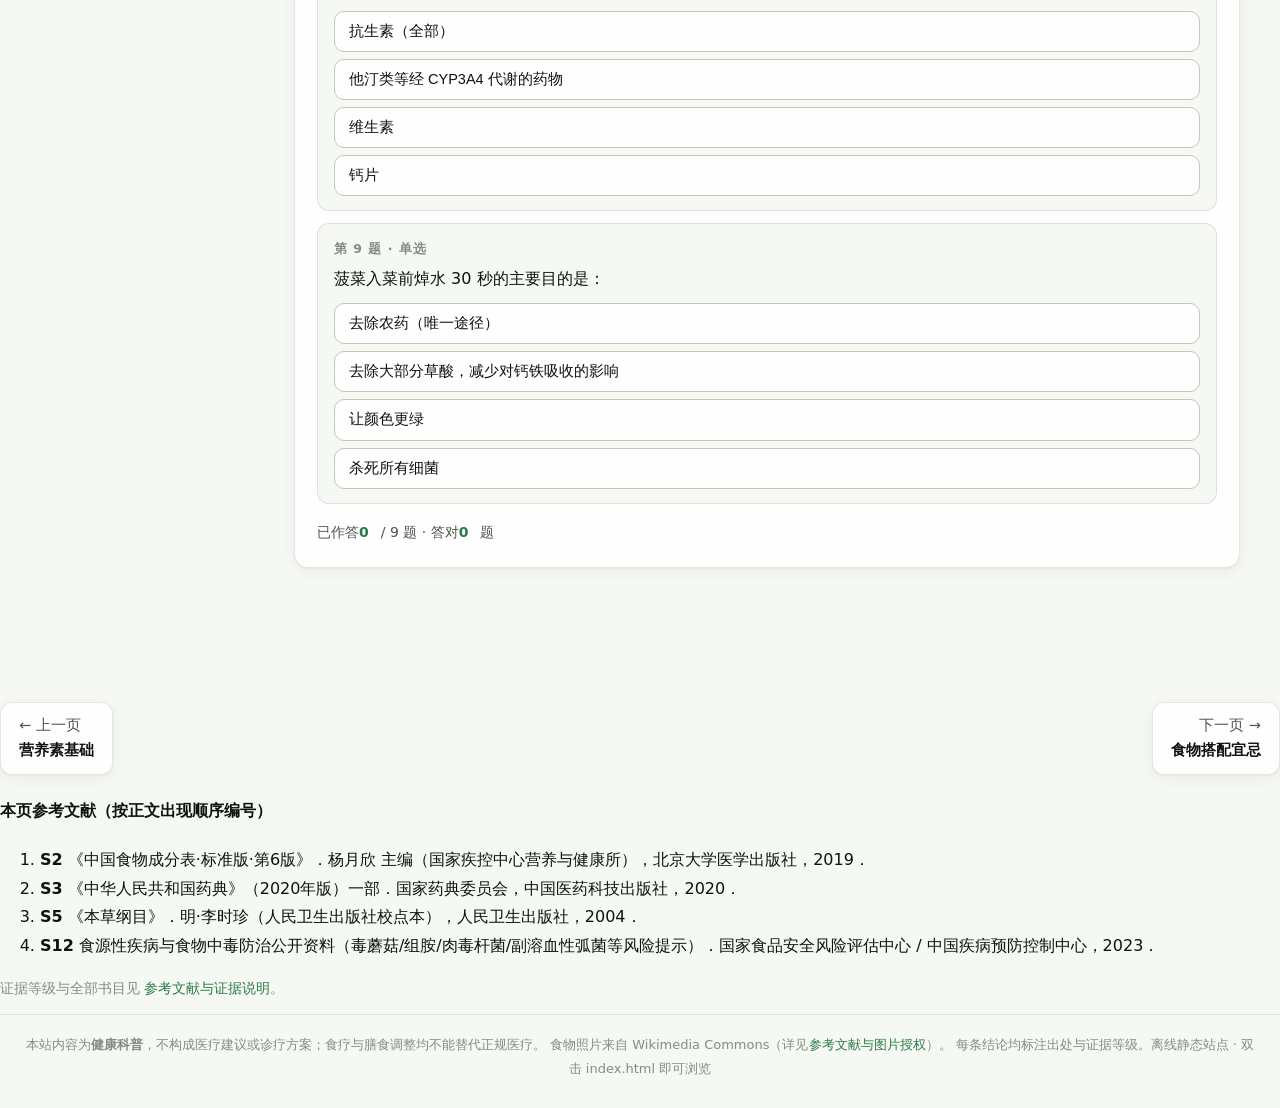
<file: foods.html>
<!DOCTYPE html>
<html lang="zh-CN">
<head>
<meta charset="UTF-8">
<meta name="viewport" content="width=device-width, initial-scale=1.0">
<title>食物图鉴 · 食物与健康</title>
<link rel="stylesheet" href="assets/style.css">
</head>
<body>
<nav class="topnav" id="topnav"></nav>
<div id="compatBanner" style="display:none"></div>
<script>
/* 兼容性自检（纯 ES5） */
(function () {
  var errs = [];
  window.onerror = function (m, s, l) { errs.push(String(m) + ' @' + String(s || '').split('/').pop() + ':' + l); return false; };
  function show() {
    var el = document.getElementById('compatBanner');
    if (!el) return;
    var msg = '';
    if (typeof HUI === 'undefined' && !window.HUI) {
      msg = '交互组件库 assets/healthui.js 未能加载：请确认 assets 文件夹完整，并从 index.html 进入。';
    } else if (errs.length) {
      msg = '页面脚本报错：' + errs.slice(0, 2).join('；');
    }
    if (msg) {
      el.style.cssText = 'display:block;position:fixed;left:0;right:0;bottom:0;z-index:9999;background:#d03b3b;color:#fff;padding:10px 18px;font-size:14px;line-height:1.7';
      el.innerHTML = '⚠ 本页交互内容无法运行 —— ' + msg + ' 若仍异常，请改用 Chrome 或新版 Edge 浏览器打开本页。';
    }
  }
  if (document.readyState === 'complete') { show(); } else if (window.addEventListener) { window.addEventListener('load', show); }
})();
</script>

<div class="layout">
  <aside class="toc" id="toc"></aside>
  <main>
    <div class="chapter-hero">
      <div class="hero-emoji">🍅</div>
      <div class="ch-no">第 2 章 · 食物与搭配</div>
      <h1>食物图鉴</h1>
      <p>62 种常见食物：<b>真实照片 + 每100g近似成分 + 性味归经 + 健康作用（标注证据等级）</b>。
      点击卡片翻面查看完整数据。成分数值取自《中国食物成分表·标准版·第6版》<sup class="cite" data-src="S2"></sup>口径的近似值（四舍五入），
      性味归经取自《中华人民共和国药典》2020 年版一部<sup class="cite" data-src="S3"></sup>与《本草纲目》<sup class="cite" data-src="S5"></sup>。</p>
    </div>

    <section class="topic" id="s1">
      <h2><span class="secno">2.1</span> 图鉴检索</h2>
      <div class="card">
        <div class="ctl-row" style="grid-template-columns:70px 1fr auto;align-items:center">
          <span class="ctl-label">🔍 搜索</span>
          <input type="text" id="fq" placeholder="输入食物名称或别名，如：燕麦、昆布、生蚝…" style="width:100%">
          <span class="muted small" id="fcount"></span>
        </div>
        <div style="margin-top:10px"><b class="small">分类：</b><span id="catChips"></span></div>
        <div><b class="small">目标营养素：</b><span id="tagChips"></span></div>
        <p class="hint">点击任意卡片翻面：正面照片，背面成分 / 性味归经 / 健康作用 / 食用注意 / 经典搭配。</p>
      </div>
      <div class="food-grid" id="foodGrid"></div>
    </section>

    <section class="topic" id="s2">
      <h2><span class="secno">2.2</span> ⛔ 危险食物与常见中毒（不可不知）</h2>
      <div class="card">
        <p>「食疗」的第一原则是<b>安全</b>。以下为家庭常见高风险食物/状态，依据国家食品安全风险评估中心与疾控中心公开资料<sup class="cite" data-src="S12"></sup>整理：</p>
        <div id="hazardList"></div>
      </div>
      <div class="keypoint"><b>记住三句话</b>：不认识的野生植物与蘑菇不采不吃（毒蘑菇中毒是我国食源性疾病死亡主因<sup class="cite" data-src="S12"></sup>）；
        久放、发酵、变色的食物宁可丢弃；四季豆、豆浆、木薯、发芽土豆这类「家常但需处理对」的食物，务必彻底加热/正确处置。</div>
    </section>

    <section class="topic" id="s3">
      <h2><span class="secno">2.3</span> 数据说明</h2>
      <div class="card">
        <ul>
          <li><b>营养成分</b>：每 100g 可食部近似值（四舍五入），用于横向对比，不能作为个体营养计算的精确依据<sup class="cite" data-src="S2"></sup>。</li>
          <li><b>GI（血糖生成指数）</b>：同种食物因品种、成熟度、烹调方式差异很大，标注值为常见做法参考值<sup class="cite" data-src="S2"></sup>。</li>
          <li><b>性味归经</b>：传统中医药表述，属经验医学证据（本站标 <span class="level-badge lc">证据C</span>），与现代循证证据体系并行呈现、互不混同。</li>
          <li><b>证据等级</b>：A=指南强推荐/系统评价·RCT；B=队列·观察性研究/弱推荐；C=传统典籍；D=证据不足（仅辟谣用）。详见<a href="references.html">参考文献页</a>。</li>
        </ul>
      </div>
    </section>

    <section class="topic" id="s4">
      <h2><span class="secno">2.4</span> 随堂检测</h2>
      <div class="card"><div id="quiz1"></div></div>
    </section>
  </main>
</div>

<script src="assets/healthui.js"></script>
<script src="assets/img/credits.js"></script>
<script src="assets/data.js"></script>
<script>
HUI.renderNav('foods.html');
HUI.footer();
HUI.pager('foods.html');
HUI.progress('foods.html');

/* 目录 */
document.getElementById('toc').innerHTML = '<div class="toc-title">本章目录</div>' +
  ['s1|2.1 图鉴检索', 's2|2.2 危险食物警示', 's3|2.3 数据说明', 's4|2.4 随堂检测']
    .map(x => { const p = x.split('|'); return '<a href="#' + p[0] + '">' + p[1] + '</a>'; }).join('');

(function () {
  const D = window.HDATA;
  const state = { q: '', cat: 'all', tag: 'all' };
  const TAGS = ['高蛋白', '高纤维', '低GI', '高钙', '高铁', '高维C', '高钾', 'omega3', '富锌', '全谷物'];

  function chipRow(hostId, items, cur, onPick) {
    const host = document.getElementById(hostId);
    host.className = 'chips';
    host.innerHTML = items.map(t => {
      const v = t[0];
      return `<span class="chip btn ${v === cur ? 'on' : ''}" data-v="${HUI.esc(v)}">${t[1]}</span>`;
    }).join('');
    Array.prototype.forEach.call(host.querySelectorAll('.chip'), c => {
      c.addEventListener('click', () => {
        Array.prototype.forEach.call(host.querySelectorAll('.chip'), x => x.classList.remove('on'));
        c.classList.add('on');
        onPick(c.getAttribute('data-v'));
      });
    });
  }

  function draw() {
    const q = state.q.trim().toLowerCase();
    const list = D.FOODS.filter(f => {
      if (state.cat !== 'all' && f.cat !== state.cat) return false;
      if (state.tag !== 'all' && !(f.tags || []).includes(state.tag)) return false;
      if (q) {
        const hay = [f.name].concat(f.alias || []).join(' ').toLowerCase();
        if (hay.indexOf(q) < 0) return false;
      }
      return true;
    });
    document.getElementById('fcount').textContent = '共 ' + list.length + ' 种';
    document.getElementById('foodGrid').innerHTML = list.map(f => HUI.foodFlip(f)).join('') ||
      '<p class="muted">没有匹配的食物，试试换个关键词或清除筛选。</p>';
  }

  chipRow('catChips', [['all', '全部']].concat(Object.keys(HUI.CAT_NAME).map(k => [k, HUI.CAT_NAME[k]])), 'all',
    v => { state.cat = v; draw(); });
  chipRow('tagChips', [['all', '全部']].concat(TAGS.map(t => [t, t])), 'all',
    v => { state.tag = v; draw(); });
  document.getElementById('fq').addEventListener('input', e => { state.q = e.target.value; draw(); });
  draw();
  HUI.bindFlip(document);

  /* 危险食物警示卡 */
  const HZ = [
    ['🥔 发芽 / 变绿的土豆', '龙葵碱（茄碱）耐热且含量大幅升高，可致口舌发麻、呕吐甚至呼吸抑制。<b>整颗丢弃，不削掉芽继续吃</b>。'],
    ['🌰 苦杏仁、桃仁、樱桃核仁', '含苦杏仁苷，水解产生氰化氢：儿童误食十余粒即可中毒。药膳所用苦杏仁必须按药典炮制并严格控制剂量<sup class="cite" data-src="S3"></sup>。'],
    ['🥛 未煮透的豆浆', '「假沸」（约80℃起泡）后还需小火继续煮 5 分钟以上，破坏胰蛋白酶抑制剂与血球凝集素。'],
    ['🫘 四季豆（菜豆）', '皂苷与植物血球凝集素未破坏可致恶心呕吐：必须彻底炒熟煮透，至失去生绿色、无豆腥味。'],
    ['🌼 鲜黄花菜', '秋水仙碱在体内氧化为有毒的二秋水仙碱：鲜食前焯水并浸泡，每次少量；干制黄花菜安全得多。'],
    ['🐡 河豚', '河豚毒素耐热，家庭烹调无法去毒，中毒可致呼吸麻痹。<b>不自行捕捞、加工、食用</b>（我国仅限持证企业加工产品）。'],
    ['🦀 死蟹 / 死虾 / 死贝', '死后细菌迅速分解产生组胺等：组胺中毒表现为面红、头痛、心悸。选活物现做，蒸熟煮透。'],
    ['🍯 蜂蜜 × 1岁以下婴儿', '可能含肉毒杆菌芽孢，婴儿肠道无法抑制其产毒——<b>1 岁内绝对禁食蜂蜜</b>（含蜂蜜的食品同样不行）。'],
    ['🍚 久泡木耳 / 变质米面', '椰毒假单胞菌产生的米酵菌酸耐热且无解药（致死率高）：木耳现泡现吃（冷藏不超过1天），不在室温久泡。'],
    ['🍷 开封已久的散装油 / 哈喇味坚果', '油脂氧化酸败产生自由基与醛类：有哈喇味即丢弃，不为「不浪费」冒险。']
  ];
  document.getElementById('hazardList').innerHTML = HZ.map(h =>
    `<div class="hazard-card"><span class="hz-name">${h[0]}</span><p style="margin:6px 0 0">${h[1]}</p></div>`).join('');

  if (D.QUIZ_BANK && D.QUIZ_BANK.foods && D.QUIZ_BANK.foods.length) {
    HUI.quiz('quiz1', D.QUIZ_BANK.foods, { id: 'foods' });
  }
  HUI.cite();
})();
</script>
</body>
</html>
</file>
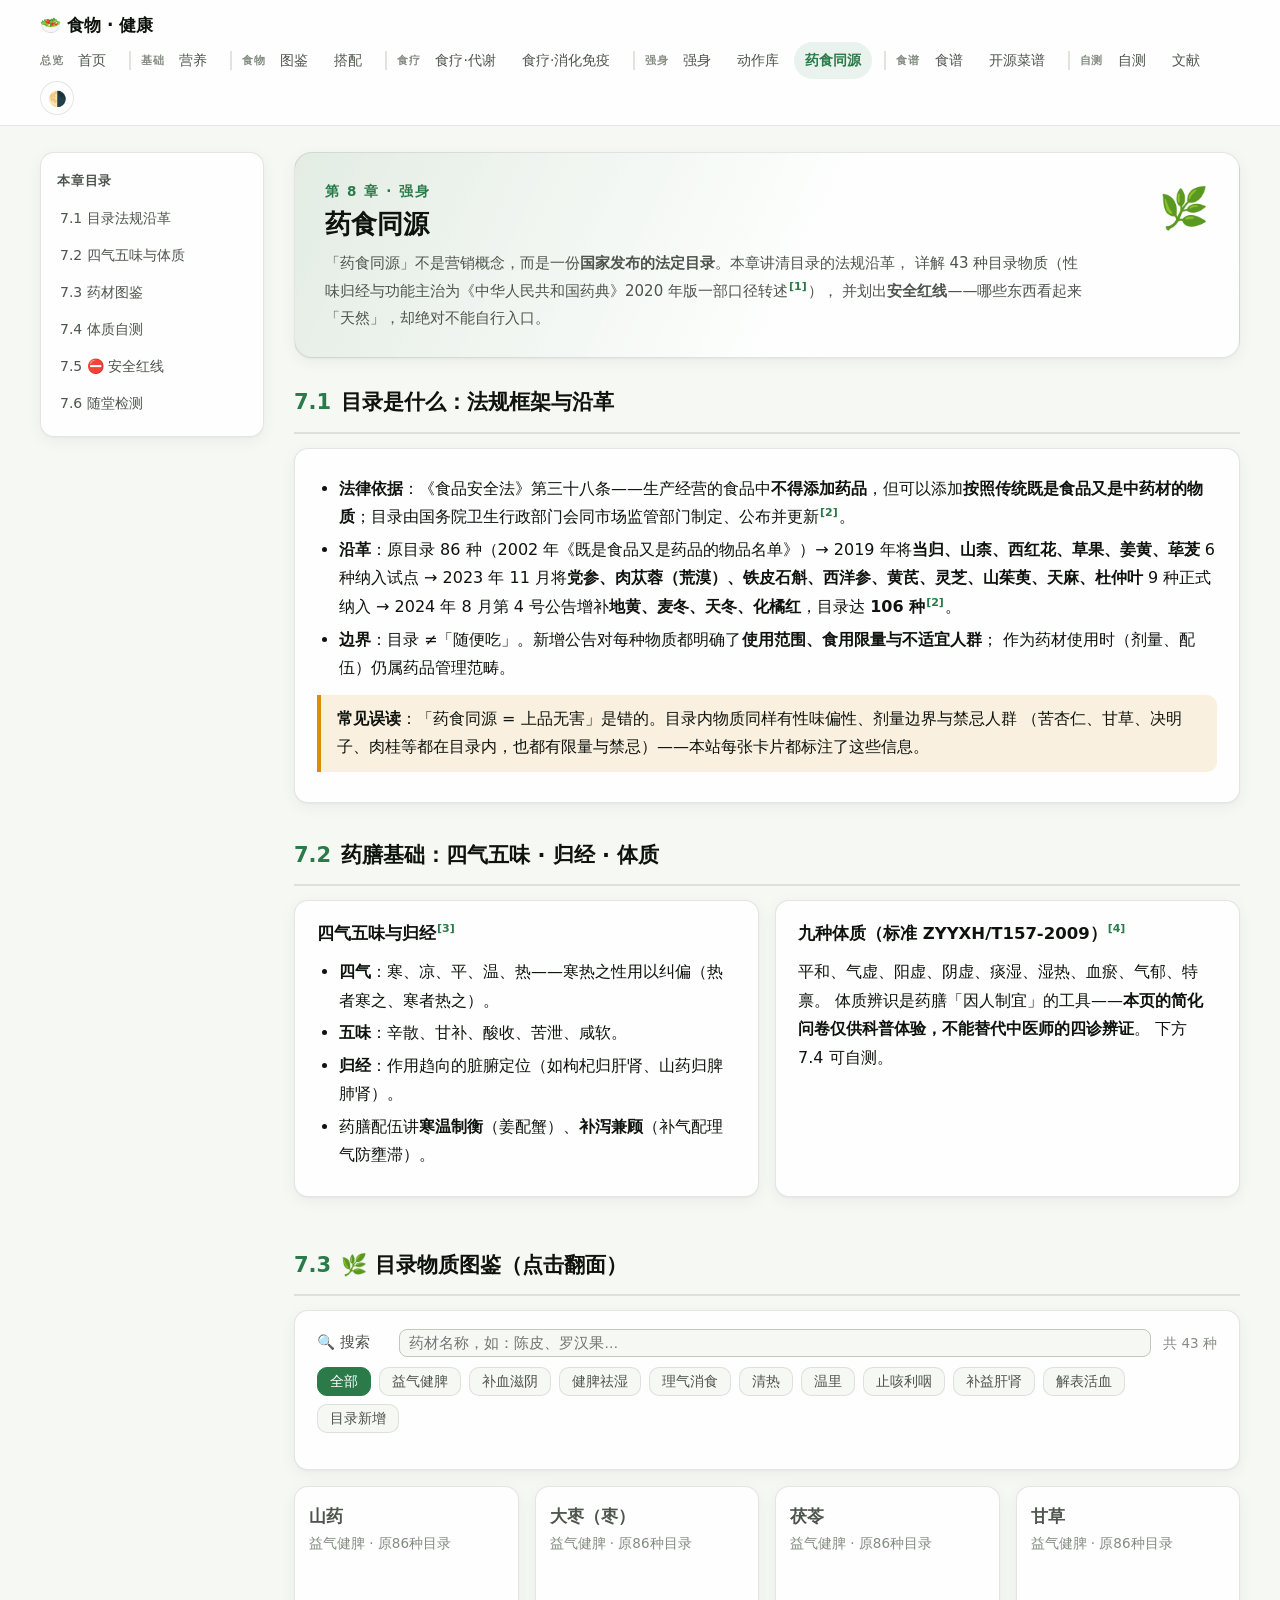
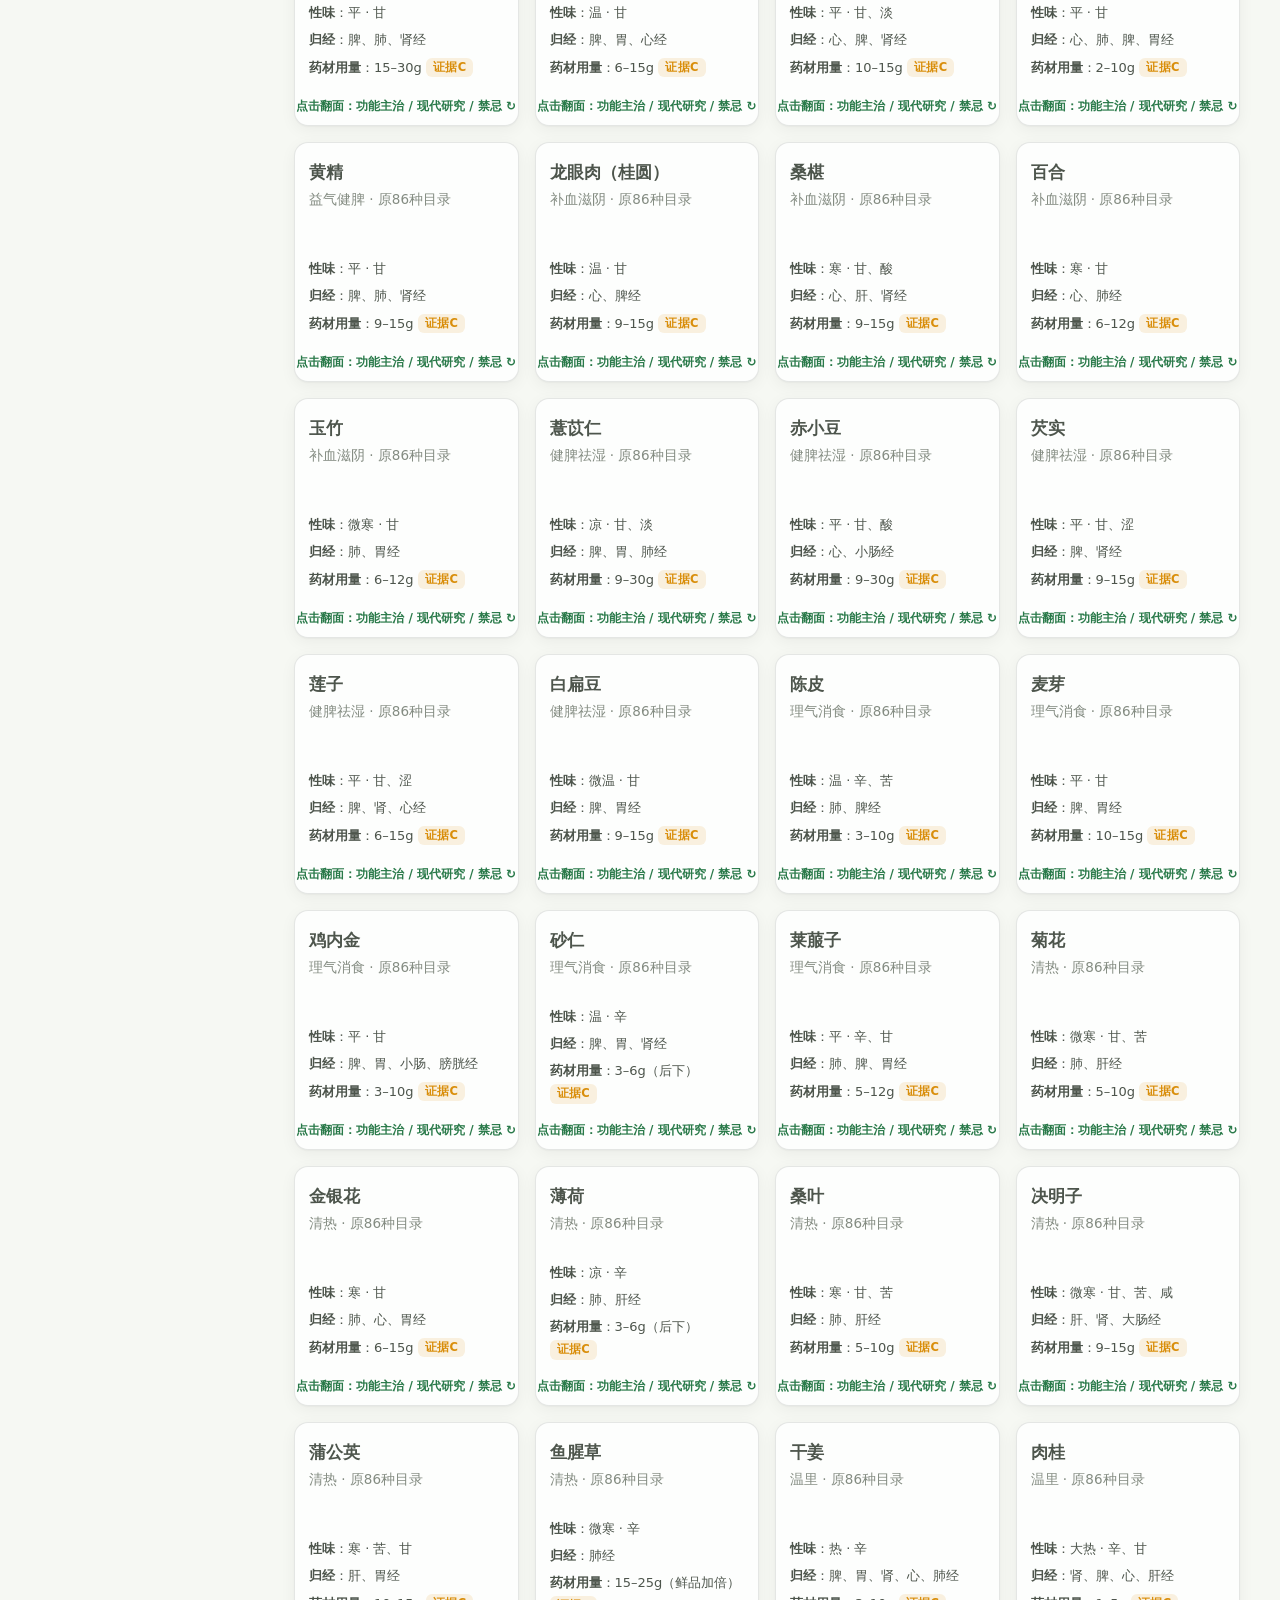
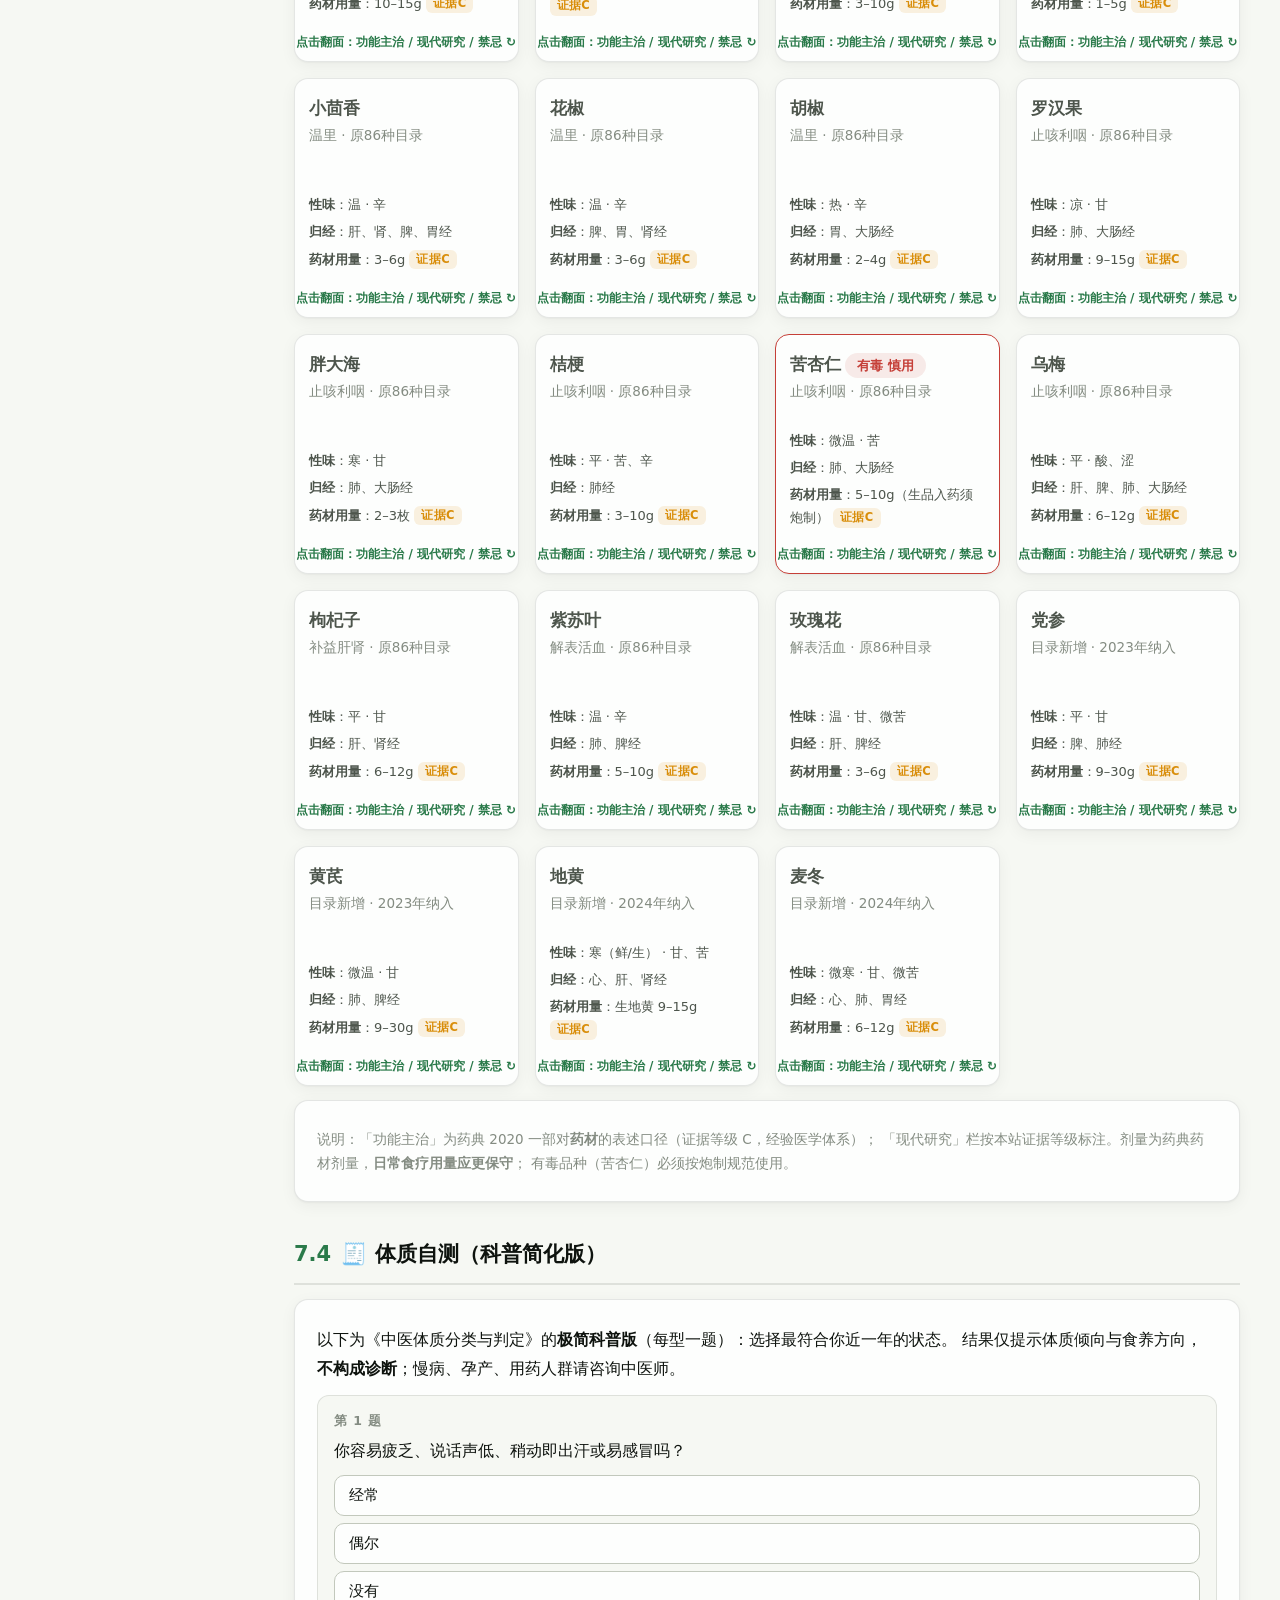
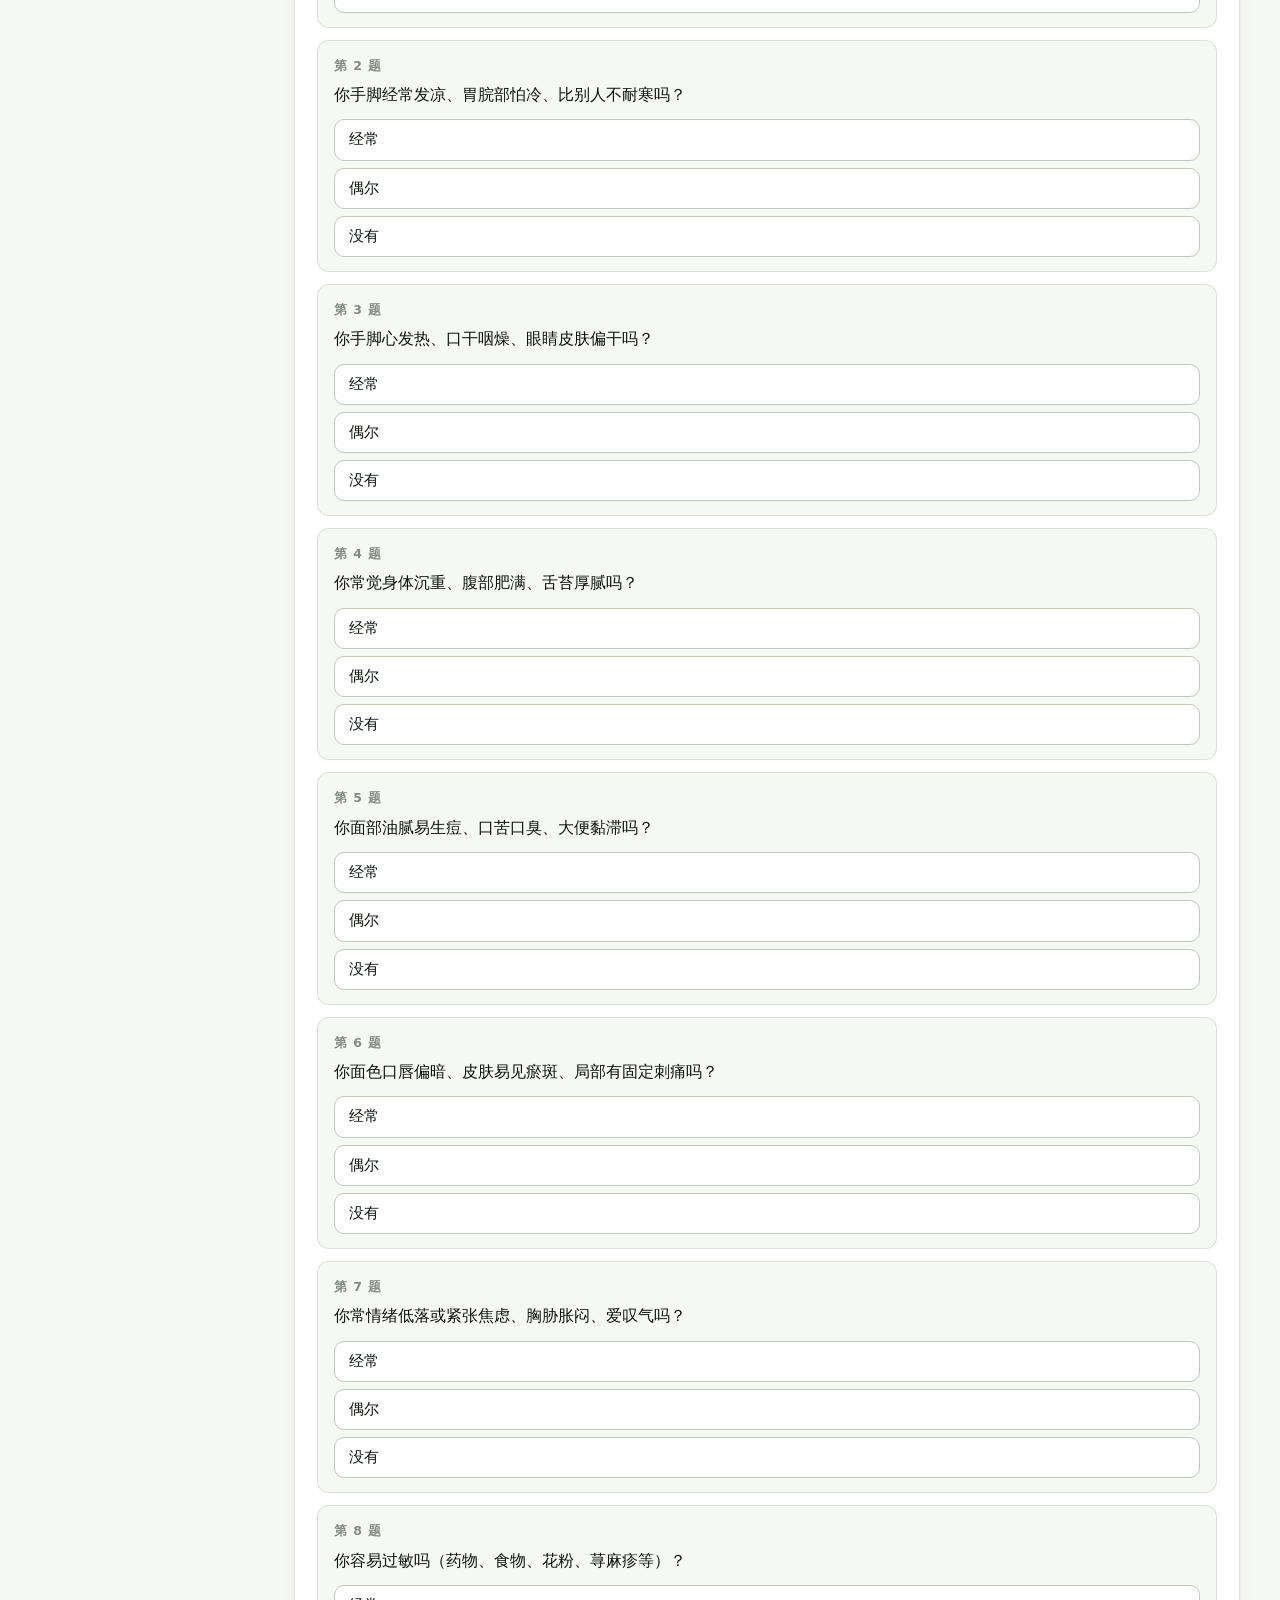
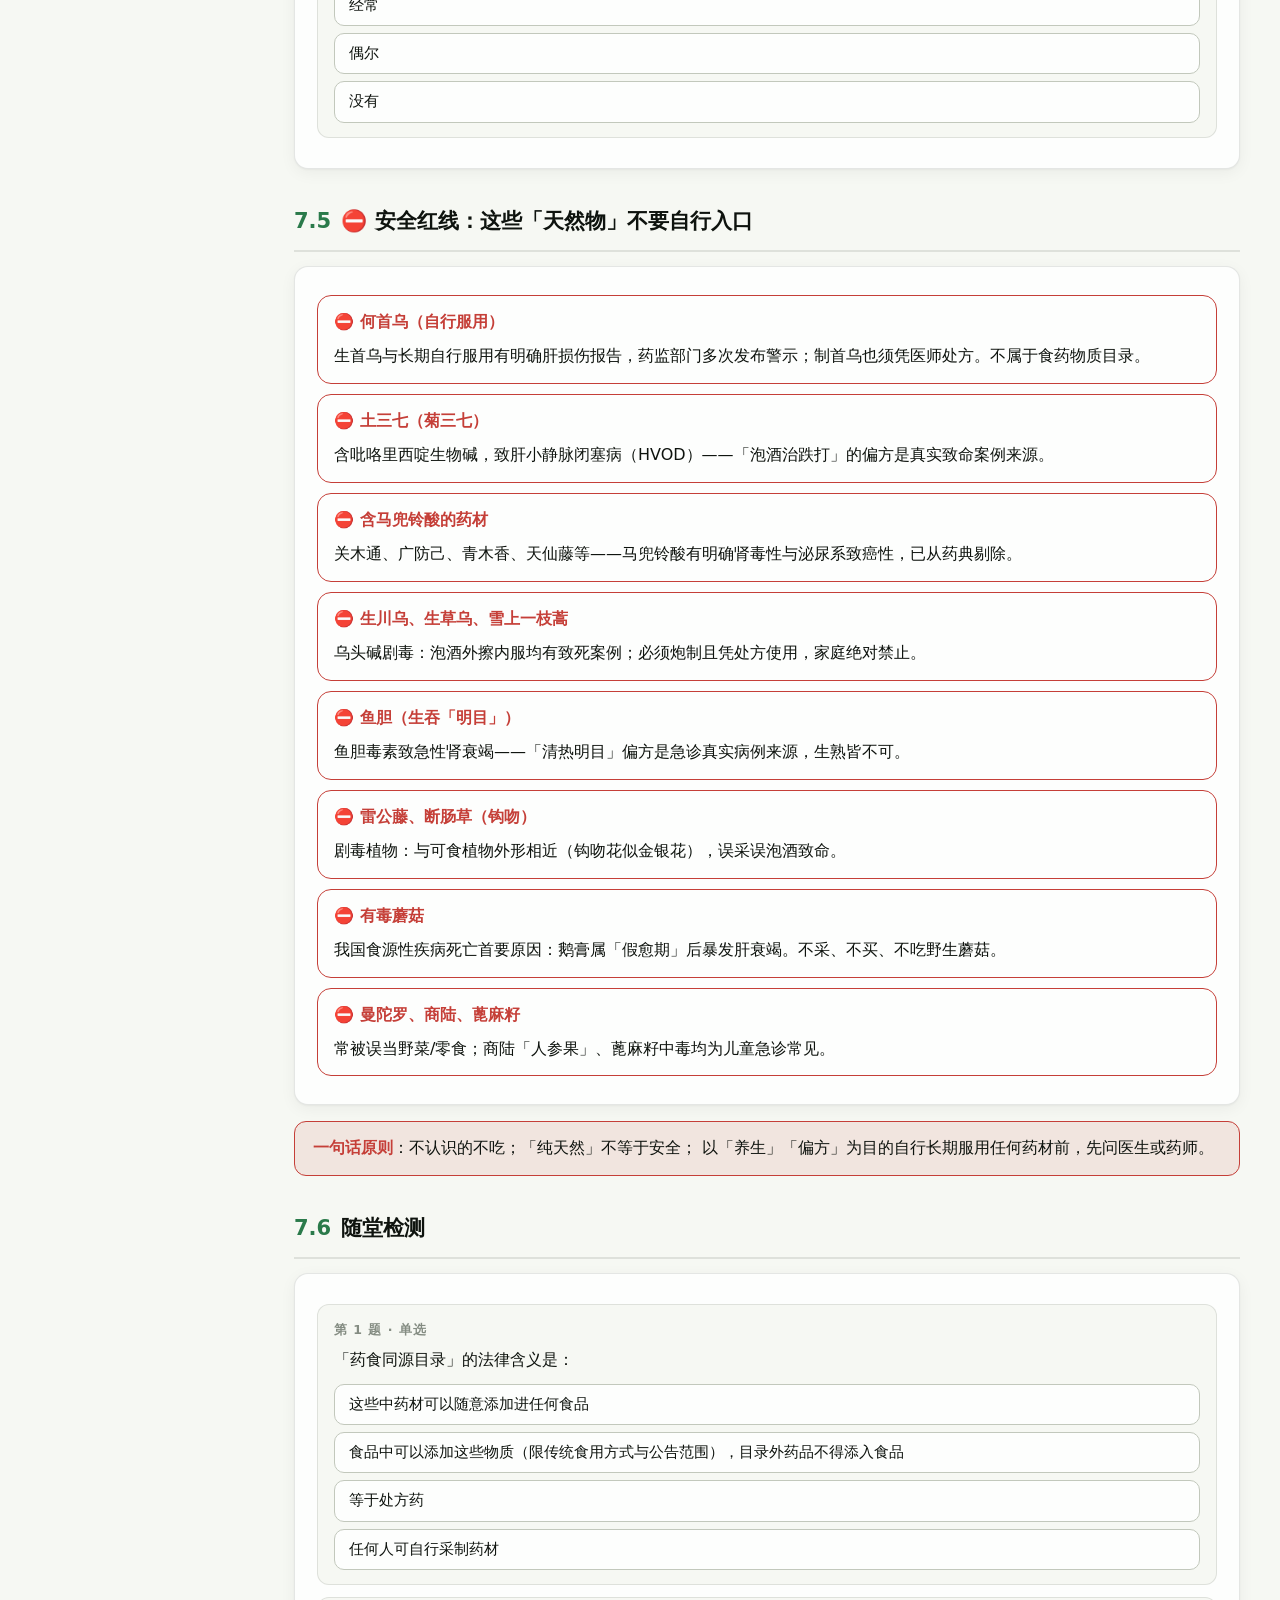
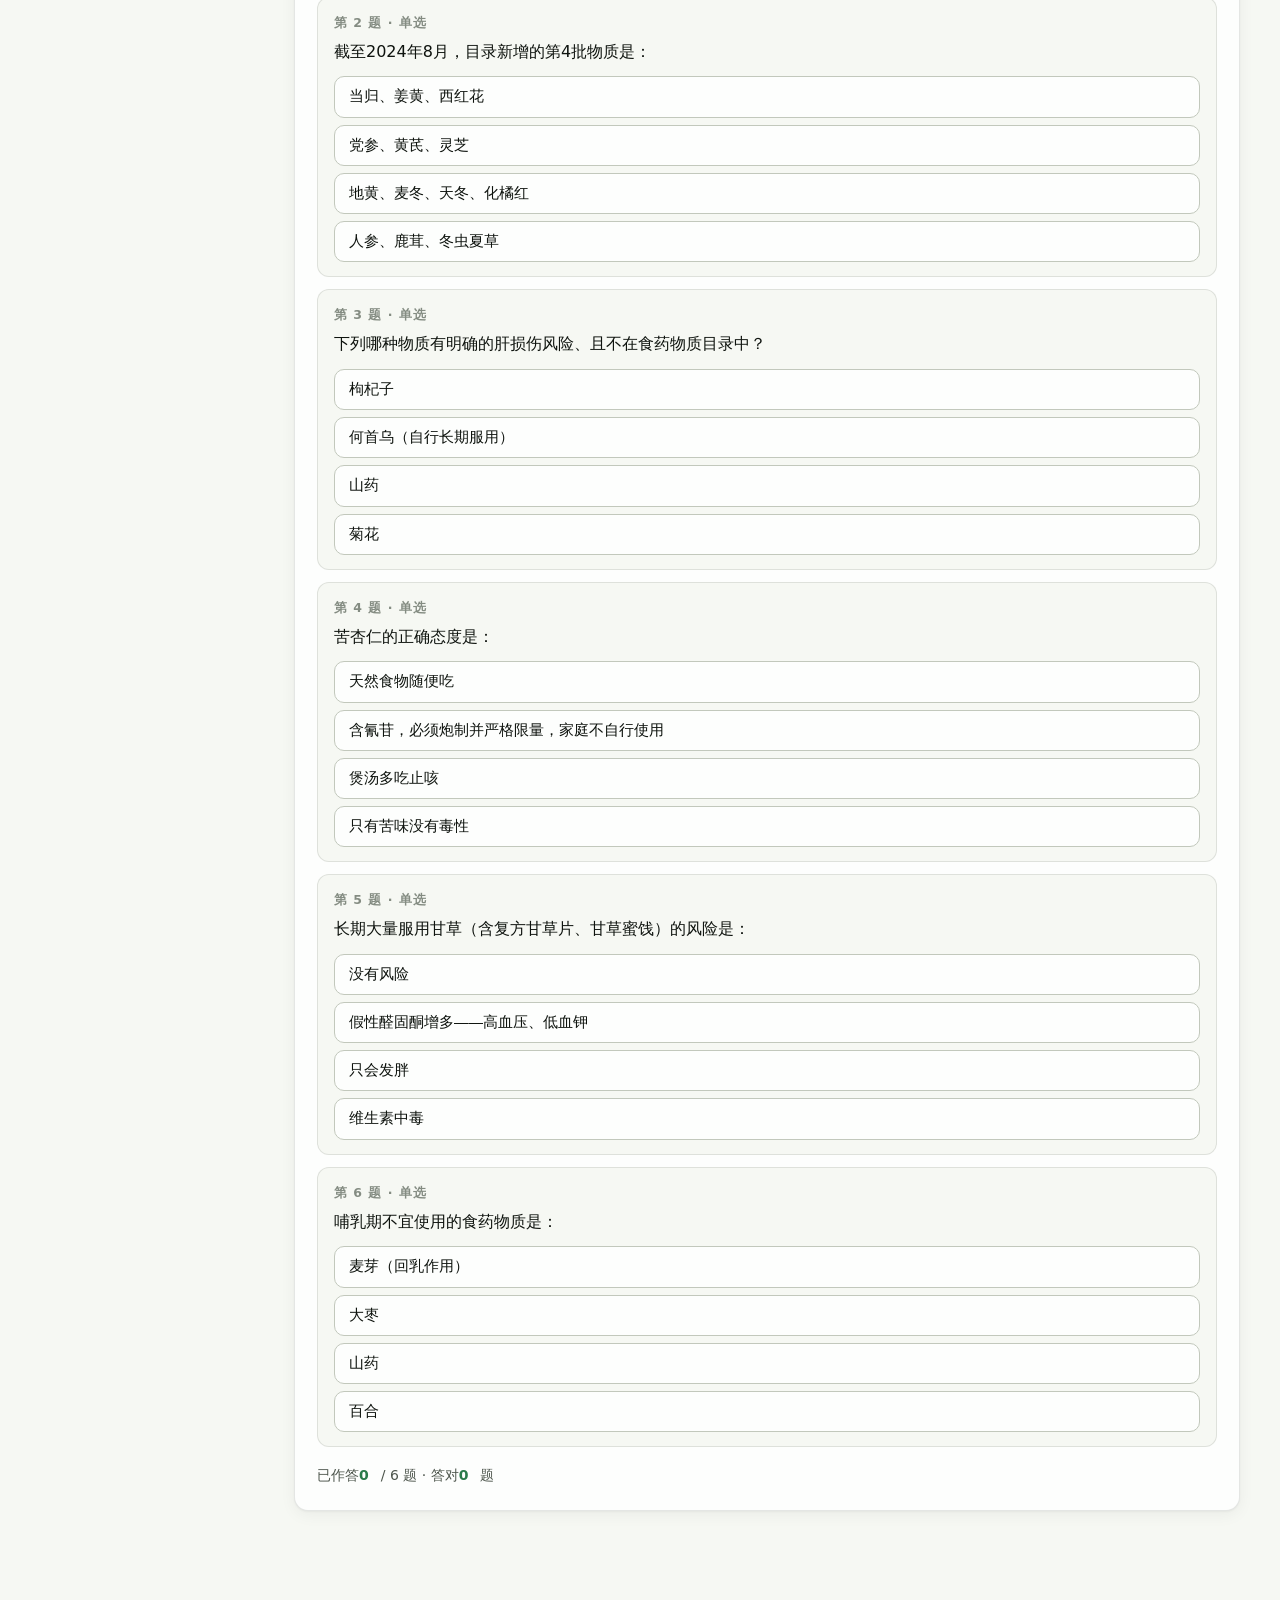
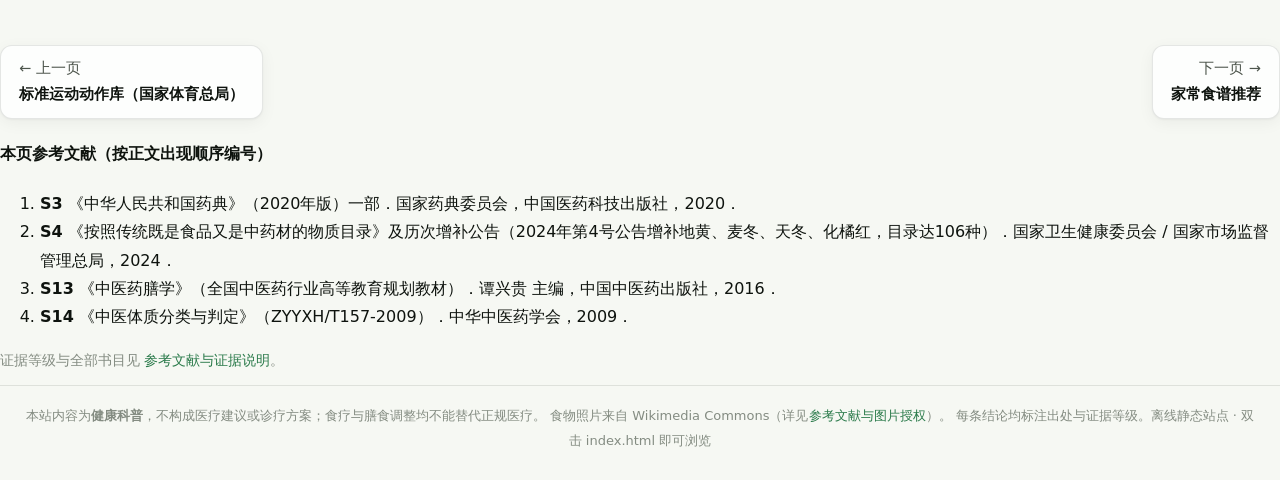
<file: herbs.html>
<!DOCTYPE html>
<html lang="zh-CN">
<head>
<meta charset="UTF-8">
<meta name="viewport" content="width=device-width, initial-scale=1.0">
<title>药食同源 · 食物与健康</title>
<link rel="stylesheet" href="assets/style.css">
</head>
<body>
<nav class="topnav" id="topnav"></nav>
<div id="compatBanner" style="display:none"></div>
<script>
/* 兼容性自检（纯 ES5） */
(function () {
  var errs = [];
  window.onerror = function (m, s, l) { errs.push(String(m) + ' @' + String(s || '').split('/').pop() + ':' + l); return false; };
  function show() {
    var el = document.getElementById('compatBanner');
    if (!el) return;
    var msg = '';
    if (typeof HUI === 'undefined' && !window.HUI) {
      msg = '交互组件库 assets/healthui.js 未能加载：请确认 assets 文件夹完整，并从 index.html 进入。';
    } else if (errs.length) {
      msg = '页面脚本报错：' + errs.slice(0, 2).join('；');
    }
    if (msg) {
      el.style.cssText = 'display:block;position:fixed;left:0;right:0;bottom:0;z-index:9999;background:#d03b3b;color:#fff;padding:10px 18px;font-size:14px;line-height:1.7';
      el.innerHTML = '⚠ 本页交互内容无法运行 —— ' + msg + ' 若仍异常，请改用 Chrome 或新版 Edge 浏览器打开本页。';
    }
  }
  if (document.readyState === 'complete') { show(); } else if (window.addEventListener) { window.addEventListener('load', show); }
})();
</script>

<div class="layout">
  <aside class="toc" id="toc"></aside>
  <main>
    <div class="chapter-hero">
      <div class="hero-emoji">🌿</div>
      <div class="ch-no">第 8 章 · 强身</div>
      <h1>药食同源</h1>
      <p>「药食同源」不是营销概念，而是一份<b>国家发布的法定目录</b>。本章讲清目录的法规沿革，
      详解 43 种目录物质（性味归经与功能主治为《中华人民共和国药典》2020 年版一部口径转述<sup class="cite" data-src="S3"></sup>），
      并划出<b>安全红线</b>——哪些东西看起来「天然」，却绝对不能自行入口。</p>
    </div>

    <section class="topic" id="s1">
      <h2><span class="secno">7.1</span> 目录是什么：法规框架与沿革</h2>
      <div class="card">
        <ul>
          <li><b>法律依据</b>：《食品安全法》第三十八条——生产经营的食品中<b>不得添加药品</b>，但可以添加<b>按照传统既是食品又是中药材的物质</b>；目录由国务院卫生行政部门会同市场监管部门制定、公布并更新<sup class="cite" data-src="S4"></sup>。</li>
          <li><b>沿革</b>：原目录 86 种（2002 年《既是食品又是药品的物品名单》）→
          2019 年将<b>当归、山柰、西红花、草果、姜黄、荜茇</b> 6 种纳入试点 →
          2023 年 11 月将<b>党参、肉苁蓉（荒漠）、铁皮石斛、西洋参、黄芪、灵芝、山茱萸、天麻、杜仲叶</b> 9 种正式纳入 →
          2024 年 8 月第 4 号公告增补<b>地黄、麦冬、天冬、化橘红</b>，目录达 <b>106 种</b><sup class="cite" data-src="S4"></sup>。</li>
          <li><b>边界</b>：目录 ≠「随便吃」。新增公告对每种物质都明确了<b>使用范围、食用限量与不适宜人群</b>；
          作为药材使用时（剂量、配伍）仍属药品管理范畴。</li>
        </ul>
        <div class="warn"><b>常见误读</b>：「药食同源 = 上品无害」是错的。目录内物质同样有性味偏性、剂量边界与禁忌人群
        （苦杏仁、甘草、决明子、肉桂等都在目录内，也都有限量与禁忌）——本站每张卡片都标注了这些信息。</div>
      </div>
    </section>

    <section class="topic" id="s2">
      <h2><span class="secno">7.2</span> 药膳基础：四气五味 · 归经 · 体质</h2>
      <div class="grid2">
        <div class="card">
          <h3>四气五味与归经<sup class="cite" data-src="S13"></sup></h3>
          <ul>
            <li><b>四气</b>：寒、凉、平、温、热——寒热之性用以纠偏（热者寒之、寒者热之）。</li>
            <li><b>五味</b>：辛散、甘补、酸收、苦泄、咸软。</li>
            <li><b>归经</b>：作用趋向的脏腑定位（如枸杞归肝肾、山药归脾肺肾）。</li>
            <li>药膳配伍讲<b>寒温制衡</b>（姜配蟹）、<b>补泻兼顾</b>（补气配理气防壅滞）。</li>
          </ul>
        </div>
        <div class="card">
          <h3>九种体质（标准 ZYYXH/T157-2009）<sup class="cite" data-src="S14"></sup></h3>
          <p>平和、气虚、阳虚、阴虚、痰湿、湿热、血瘀、气郁、特禀。
          体质辨识是药膳「因人制宜」的工具——<b>本页的简化问卷仅供科普体验，不能替代中医师的四诊辨证</b>。
          下方 7.4 可自测。</p>
        </div>
      </div>
    </section>

    <section class="topic" id="s3">
      <h2><span class="secno">7.3</span> 🌿 目录物质图鉴（点击翻面）</h2>
      <div class="card">
        <div class="ctl-row" style="grid-template-columns:70px 1fr auto;align-items:center">
          <span class="ctl-label">🔍 搜索</span>
          <input type="text" id="hq" placeholder="药材名称，如：陈皮、罗汉果…" style="width:100%">
          <span class="muted small" id="hcount"></span>
        </div>
        <div style="margin-top:10px"><span id="hcatChips"></span></div>
      </div>
      <div class="food-grid" id="herbGrid"></div>
      <div class="card">
        <p class="small muted">说明：「功能主治」为药典 2020 一部对<b>药材</b>的表述口径（证据等级 C，经验医学体系）；
        「现代研究」栏按本站证据等级标注。剂量为药典药材剂量，<b>日常食疗用量应更保守</b>；
        有毒品种（苦杏仁）必须按炮制规范使用。</p>
      </div>
    </section>

    <section class="topic" id="s4">
      <h2><span class="secno">7.4</span> 🧾 体质自测（科普简化版）</h2>
      <div class="card">
        <p>以下为《中医体质分类与判定》的<b>极简科普版</b>（每型一题）：选择最符合你近一年的状态。
        结果仅提示体质倾向与食养方向，<b>不构成诊断</b>；慢病、孕产、用药人群请咨询中医师。</p>
        <div id="btQuiz"></div>
        <div id="btResult"></div>
      </div>
    </section>

    <section class="topic" id="s5">
      <h2><span class="secno">7.5</span> ⛔ 安全红线：这些「天然物」不要自行入口</h2>
      <div class="card"><div id="redlines"></div></div>
      <div class="danger"><span class="dt">一句话原则</span>：不认识的不吃；「纯天然」不等于安全；
      以「养生」「偏方」为目的自行长期服用任何药材前，先问医生或药师。</div>
    </section>

    <section class="topic" id="s6">
      <h2><span class="secno">7.6</span> 随堂检测</h2>
      <div class="card"><div id="quiz1"></div></div>
    </section>
  </main>
</div>

<script src="assets/healthui.js"></script>
<script src="assets/img/credits.js"></script>
<script src="assets/data.js"></script>
<script>
HUI.renderNav('herbs.html');
HUI.footer();
HUI.pager('herbs.html');
HUI.progress('herbs.html');

document.getElementById('toc').innerHTML = '<div class="toc-title">本章目录</div>' +
  ['s1|7.1 目录法规沿革', 's2|7.2 四气五味与体质', 's3|7.3 药材图鉴', 's4|7.4 体质自测', 's5|7.5 ⛔ 安全红线', 's6|7.6 随堂检测']
    .map(x => { const p = x.split('|'); return '<a href="#' + p[0] + '">' + p[1] + '</a>'; }).join('');

(function () {
  const D = window.HDATA;
  const CATS = { qipi: '益气健脾', buxue: '补血滋阴', queshi: '健脾祛湿', xiaoshi: '理气消食', qingre: '清热', wenli: '温里', zhike: '止咳利咽', ganshen: '补益肝肾', jiebiao: '解表活血', xin: '目录新增' };
  const state = { q: '', cat: 'all' };

  function herbCard(h) {
    const toxic = h.toxic;
    return `<div class="flip" style="min-height:240px"><div class="flip-inner" style="min-height:240px">
      <div class="face" style="justify-content:flex-start;${toxic ? 'border-color:var(--cc);border-width:1.5px' : ''}">
        <div class="fmeta" style="padding:14px 14px 0">
          <b style="font-size:17px">${HUI.esc(h.name)}</b>
          ${toxic ? '<span class="verdict bad">有毒 慎用</span>' : ''}
          <div class="muted small">${HUI.esc(CATS[h.cat] || '')} · ${HUI.esc(h.catalog_note || '')}</div>
        </div>
        <div class="fmeta" style="padding:8px 14px 10px">
          <p style="margin:4px 0"><b>性味</b>：${HUI.esc(h.tcm.nature)} · ${HUI.esc(h.tcm.flavor)}</p>
          <p style="margin:4px 0"><b>归经</b>：${HUI.esc(h.tcm.meridian)}经</p>
          <p style="margin:4px 0"><b>药材用量</b>：${HUI.esc(h.dose)} <span class="level-badge lc">证据C</span></p>
        </div>
        <div class="flip-hint">点击翻面：功能主治 / 现代研究 / 禁忌 ↻</div>
      </div>
      <div class="face back" style="position:absolute;inset:0;transform:rotateY(180deg)">
        <h4>${HUI.esc(h.name)}（${HUI.esc(CATS[h.cat] || '')}）</h4>
        <div class="sec-t">功能主治（药典 2020 口径）</div>
        <p>${HUI.esc(h.tcm.func)} <sup class="cite" data-src="S3"></sup></p>
        <div class="sec-t">现代研究 / 应用 ${HUI.badgeLevel(h.modern.level)}</div>
        <p>${HUI.esc(h.modern.text)}</p>
        <div class="sec-t">禁忌与注意</div>
        <p>${toxic ? '<span class="verdict bad">⛔</span> ' : '⚠️ '}${HUI.esc(h.caution)}</p>
      </div>
    </div></div>`;
  }

  function draw() {
    const q = state.q.trim().toLowerCase();
    const list = D.HERBS.filter(h => {
      if (state.cat !== 'all' && h.cat !== state.cat) return false;
      if (q && h.name.toLowerCase().indexOf(q) < 0) return false;
      return true;
    });
    document.getElementById('hcount').textContent = '共 ' + list.length + ' 种';
    document.getElementById('herbGrid').innerHTML = list.map(herbCard).join('') ||
      '<p class="muted">没有匹配的药材。</p>';
  }

  (function chips() {
    const host = document.getElementById('hcatChips');
    host.className = 'chips';
    host.innerHTML = [['all', '全部']].concat(Object.keys(CATS).map(k => [k, CATS[k]]))
      .map(t => `<span class="chip btn ${t[0] === 'all' ? 'on' : ''}" data-v="${t[0]}">${t[1]}</span>`).join('');
    Array.prototype.forEach.call(host.querySelectorAll('.chip'), c => {
      c.addEventListener('click', () => {
        Array.prototype.forEach.call(host.querySelectorAll('.chip'), x => x.classList.remove('on'));
        c.classList.add('on');
        state.cat = c.getAttribute('data-v');
        draw();
      });
    });
  })();
  document.getElementById('hq').addEventListener('input', e => { state.q = e.target.value; draw(); });
  draw();
  HUI.bindFlip(document);

  /* ---------- 体质自测 ---------- */
  const BT = [
    { type: '气虚', q: '你容易疲乏、说话声低、稍动即出汗或易感冒吗？',
      tips: ['山药', '大枣', '黄芪', '小米', '鸡肉'], note: '食养方向：益气健脾；避免过度耗气（过汗过劳）。' },
    { type: '阳虚', q: '你手脚经常发凉、胃脘部怕冷、比别人不耐寒吗？',
      tips: ['干姜', '肉桂', '生姜', '龙眼肉'], note: '食养方向：温阳散寒；少食生冷寒凉。' },
    { type: '阴虚', q: '你手脚心发热、口干咽燥、眼睛皮肤偏干吗？',
      tips: ['百合', '玉竹', '麦冬', '桑椹', '梨'], note: '食养方向：滋阴润燥；少食辛辣煎炸与温燥之品。' },
    { type: '痰湿', q: '你常觉身体沉重、腹部肥满、舌苔厚腻吗？',
      tips: ['薏苡仁', '赤小豆', '白扁豆', '陈皮', '茯苓'], note: '食养方向：健脾祛湿；控油控糖、多动。' },
    { type: '湿热', q: '你面部油腻易生痘、口苦口臭、大便黏滞吗？',
      tips: ['绿豆', '苦瓜', '金银花', '菊花'], note: '食养方向：清热利湿；少酒少辣少油炸。' },
    { type: '血瘀', q: '你面色口唇偏暗、皮肤易见瘀斑、局部有固定刺痛吗？',
      tips: ['山楂', '玫瑰花', '黑木耳', '洋葱'], note: '食养方向：活血行气；规律运动。' },
    { type: '气郁', q: '你常情绪低落或紧张焦虑、胸胁胀闷、爱叹气吗？',
      tips: ['玫瑰花', '陈皮', '薄荷', '佛手'], note: '食养方向：疏肝理气；运动与社交同样重要。' },
    { type: '特禀', q: '你容易过敏吗（药物、食物、花粉、荨麻疹等）？',
      tips: [], note: '首要任务：就医明确并规避过敏原；不要盲目「调体质」，新食材逐一少量尝试。' }
  ];
  const scores = {};
  document.getElementById('btQuiz').innerHTML = BT.map((b, i) => `
    <div class="q-item" data-bt="${i}">
      <div class="q-head">第 ${i + 1} 题</div>
      <div class="q-text">${HUI.esc(b.q)}</div>
      <div class="q-opts">
        ${['经常', '偶尔', '没有'].map((t, k) => `<button type="button" data-s="${k}">${t}</button>`).join('')}
      </div>
    </div>`).join('');
  Array.prototype.forEach.call(document.querySelectorAll('[data-bt] .q-opts button'), btn => {
    btn.addEventListener('click', () => {
      const item = btn.closest('[data-bt]');
      Array.prototype.forEach.call(item.querySelectorAll('button'), x => x.classList.remove('ok'));
      btn.classList.add('ok');
      scores[+item.getAttribute('data-bt')] = 2 - +btn.getAttribute('data-s');
      showResult();
    });
  });
  function showResult() {
    if (Object.keys(scores).length < BT.length) return;
    let best = '平和', bestV = 0, tie = [];
    BT.forEach((b, i) => {
      const v = scores[i] || 0;
      if (v > bestV) { bestV = v; best = b.type; tie = [b]; }
      else if (v === bestV && v > 1) { tie.push(b); }
    });
    let html = '';
    if (bestV < 2) {
      html = `<div class="keypoint"><b>倾向：平和质</b> —— 没有明显偏颇倾向。保持均衡膳食与规律作息即可，
        无需刻意「补」或「清」。<br><span class="small muted">（若个别题目选了「偶尔」，可参考对应方向微调）</span></div>`;
    } else {
      const b = BT.find(x => x.type === best);
      html = `<div class="keypoint"><b>倾向：${best}质</b>（得分最高的维度）<br>${b.note}<br>
        食养参考：${b.tips.length ? b.tips.map(t => `<span class="chip hl" style="margin:2px 4px 2px 0">${t}</span>`).join('') : '遵医嘱'}
        </div><p class="small muted">⚠ 简化问卷仅供科普体验；体质常为兼夹，请以中医师面诊为准。</p>`;
    }
    document.getElementById('btResult').innerHTML = html;
  }

  /* ---------- 安全红线 ---------- */
  const RED = [
    ['何首乌（自行服用）', '生首乌与长期自行服用有明确肝损伤报告，药监部门多次发布警示；制首乌也须凭医师处方。不属于食药物质目录。'],
    ['土三七（菊三七）', '含吡咯里西啶生物碱，致肝小静脉闭塞病（HVOD）——「泡酒治跌打」的偏方是真实致命案例来源。'],
    ['含马兜铃酸的药材', '关木通、广防己、青木香、天仙藤等——马兜铃酸有明确肾毒性与泌尿系致癌性，已从药典剔除。'],
    ['生川乌、生草乌、雪上一枝蒿', '乌头碱剧毒：泡酒外擦内服均有致死案例；必须炮制且凭处方使用，家庭绝对禁止。'],
    ['鱼胆（生吞「明目」）', '鱼胆毒素致急性肾衰竭——「清热明目」偏方是急诊真实病例来源，生熟皆不可。'],
    ['雷公藤、断肠草（钩吻）', '剧毒植物：与可食植物外形相近（钩吻花似金银花），误采误泡酒致命。'],
    ['有毒蘑菇', '我国食源性疾病死亡首要原因：鹅膏属「假愈期」后暴发肝衰竭。不采、不买、不吃野生蘑菇。'],
    ['曼陀罗、商陆、蓖麻籽', '常被误当野菜/零食；商陆「人参果」、蓖麻籽中毒均为儿童急诊常见。']
  ];
  document.getElementById('redlines').innerHTML = RED.map(r =>
    `<div class="hazard-card"><span class="hz-name">⛔ ${r[0]}</span><p style="margin:6px 0 0">${r[1]}</p></div>`).join('');

  if (D.QUIZ_BANK && D.QUIZ_BANK.herbs && D.QUIZ_BANK.herbs.length) {
    HUI.quiz('quiz1', D.QUIZ_BANK.herbs, { id: 'herbs' });
  }
  HUI.cite();
})();
</script>
</body>
</html>
</file>
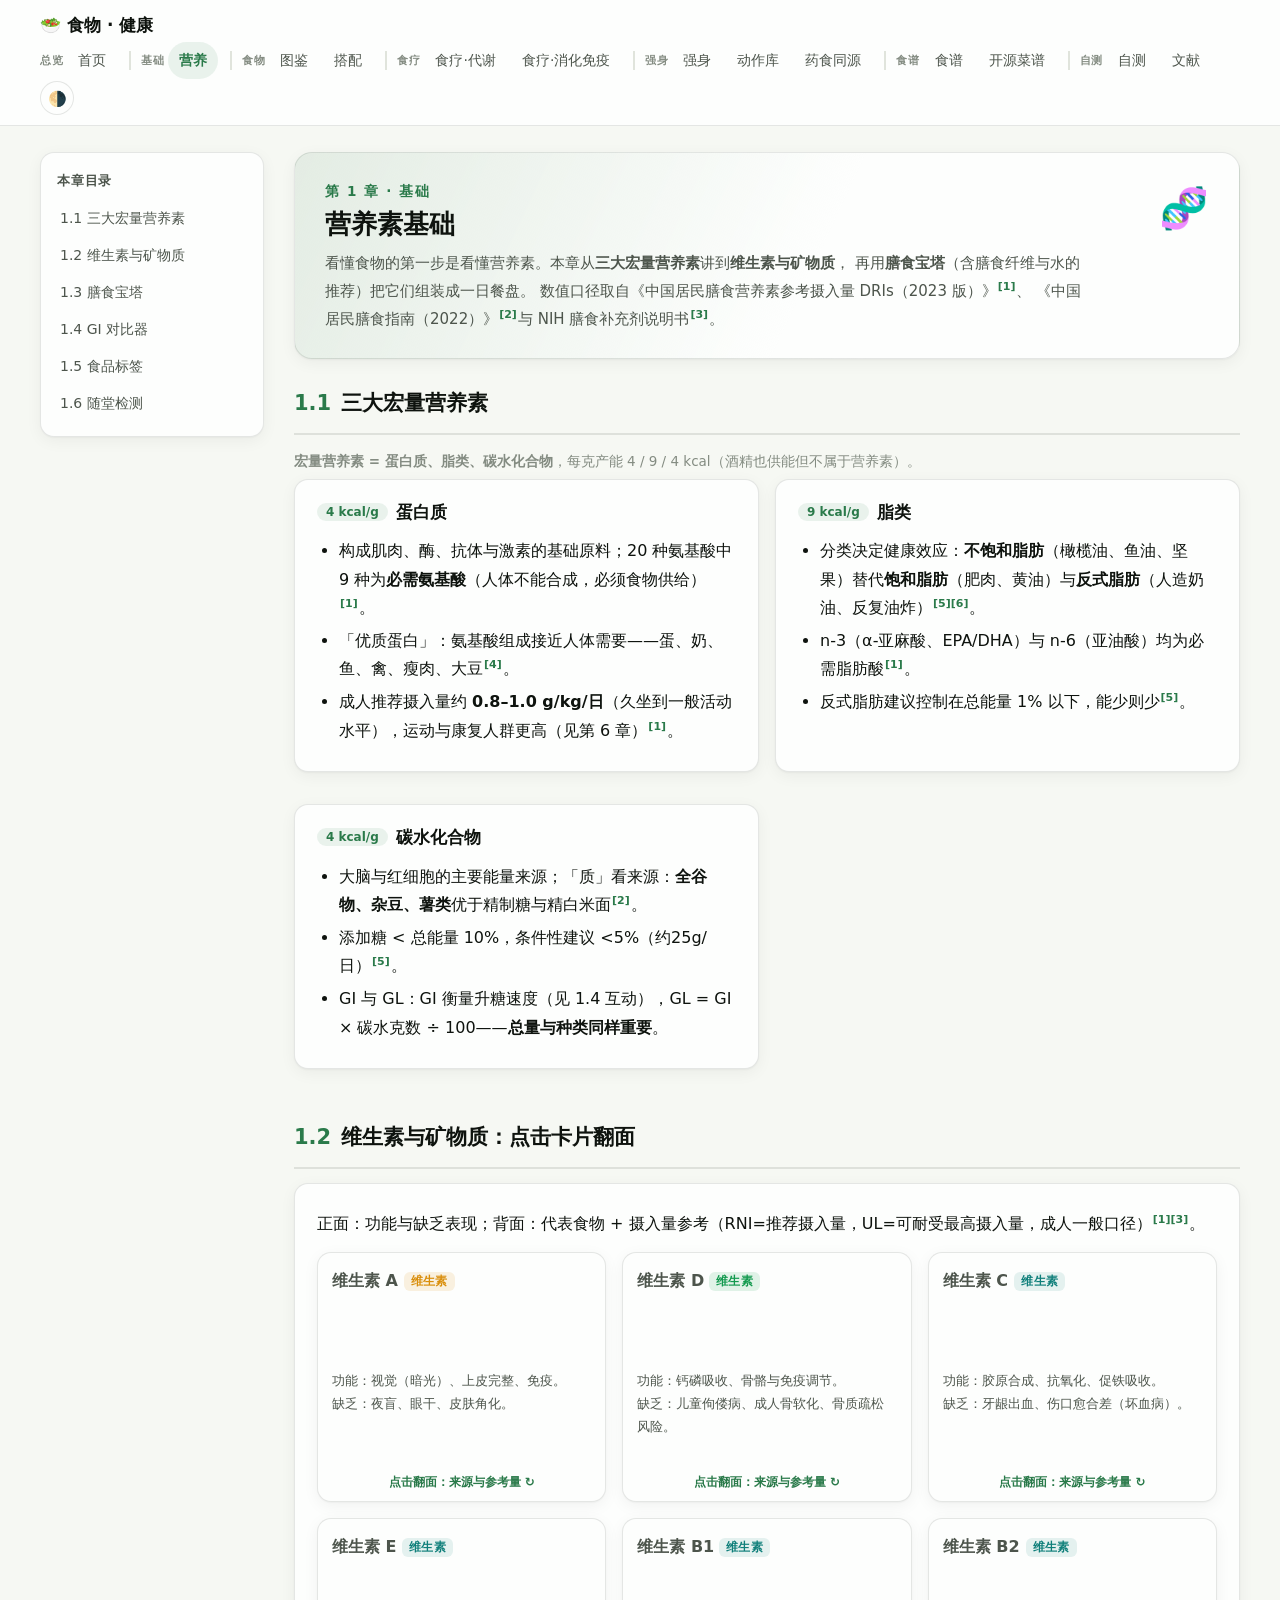
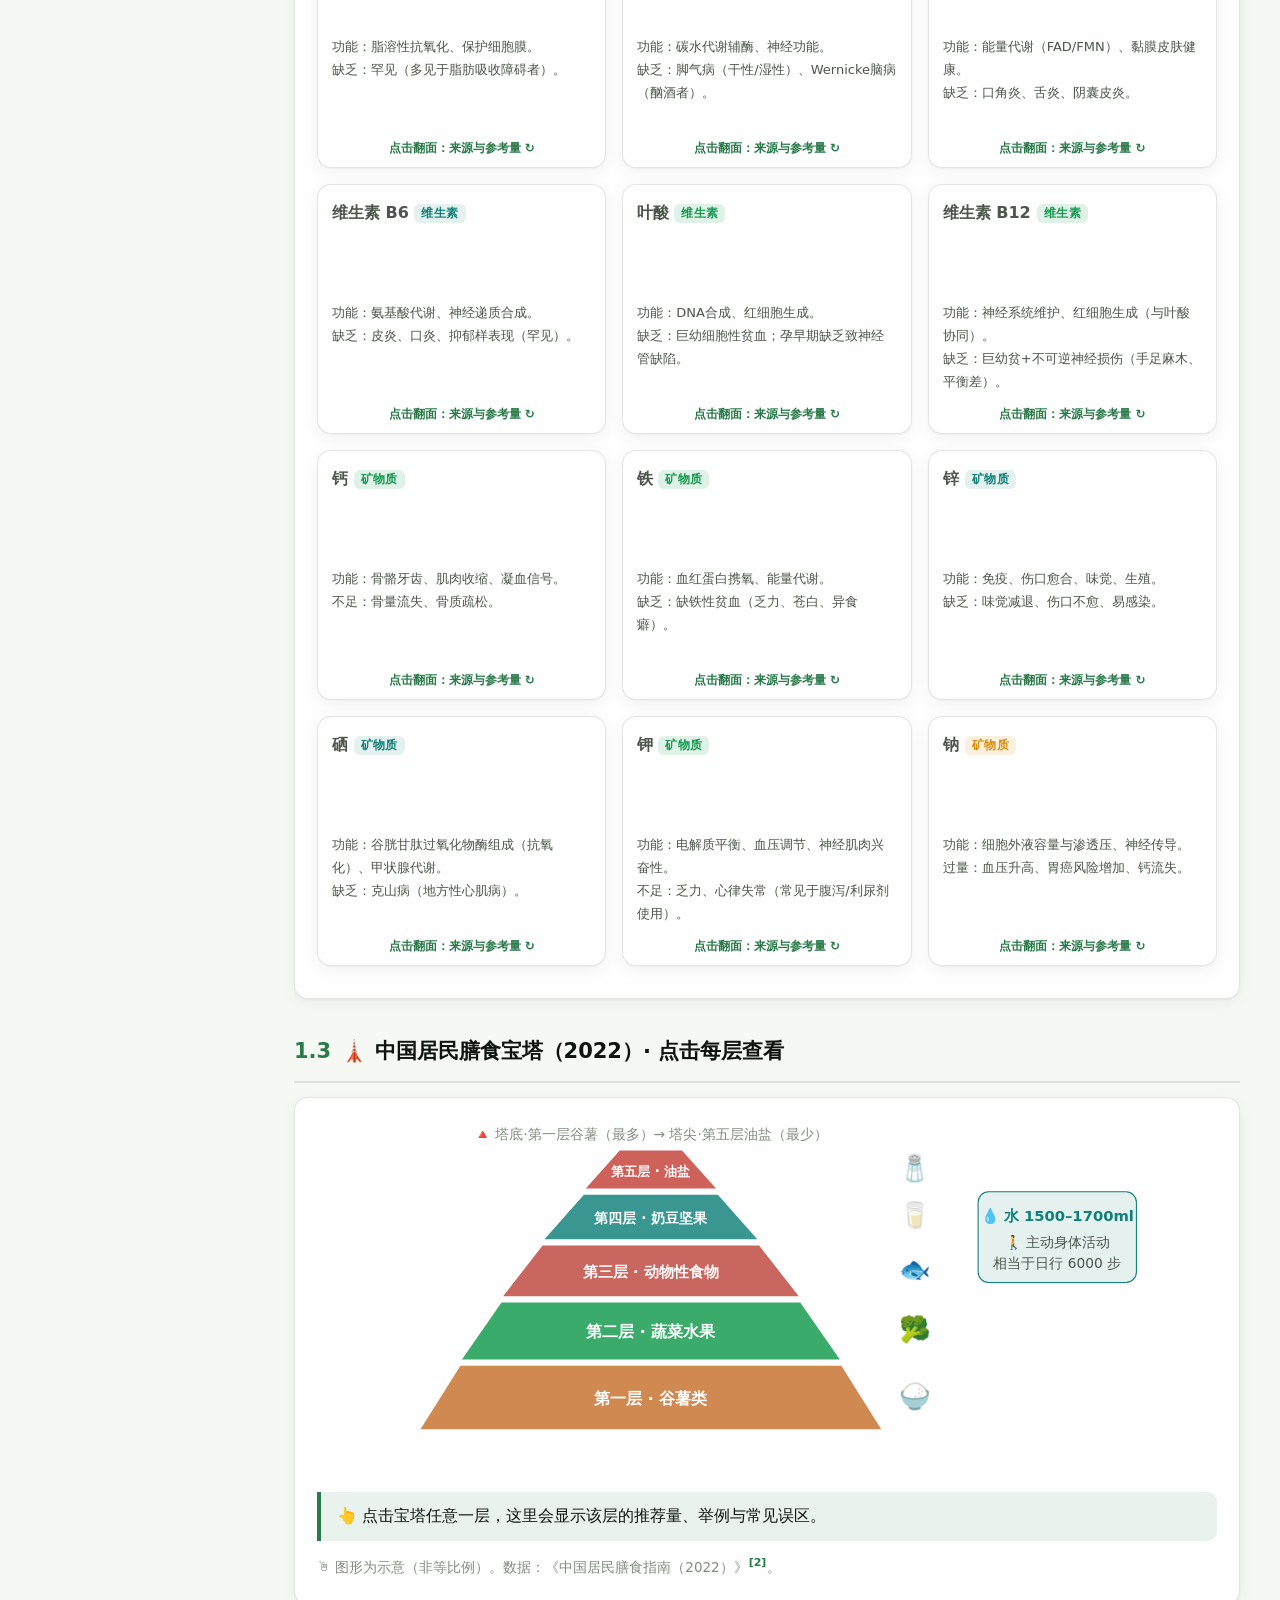
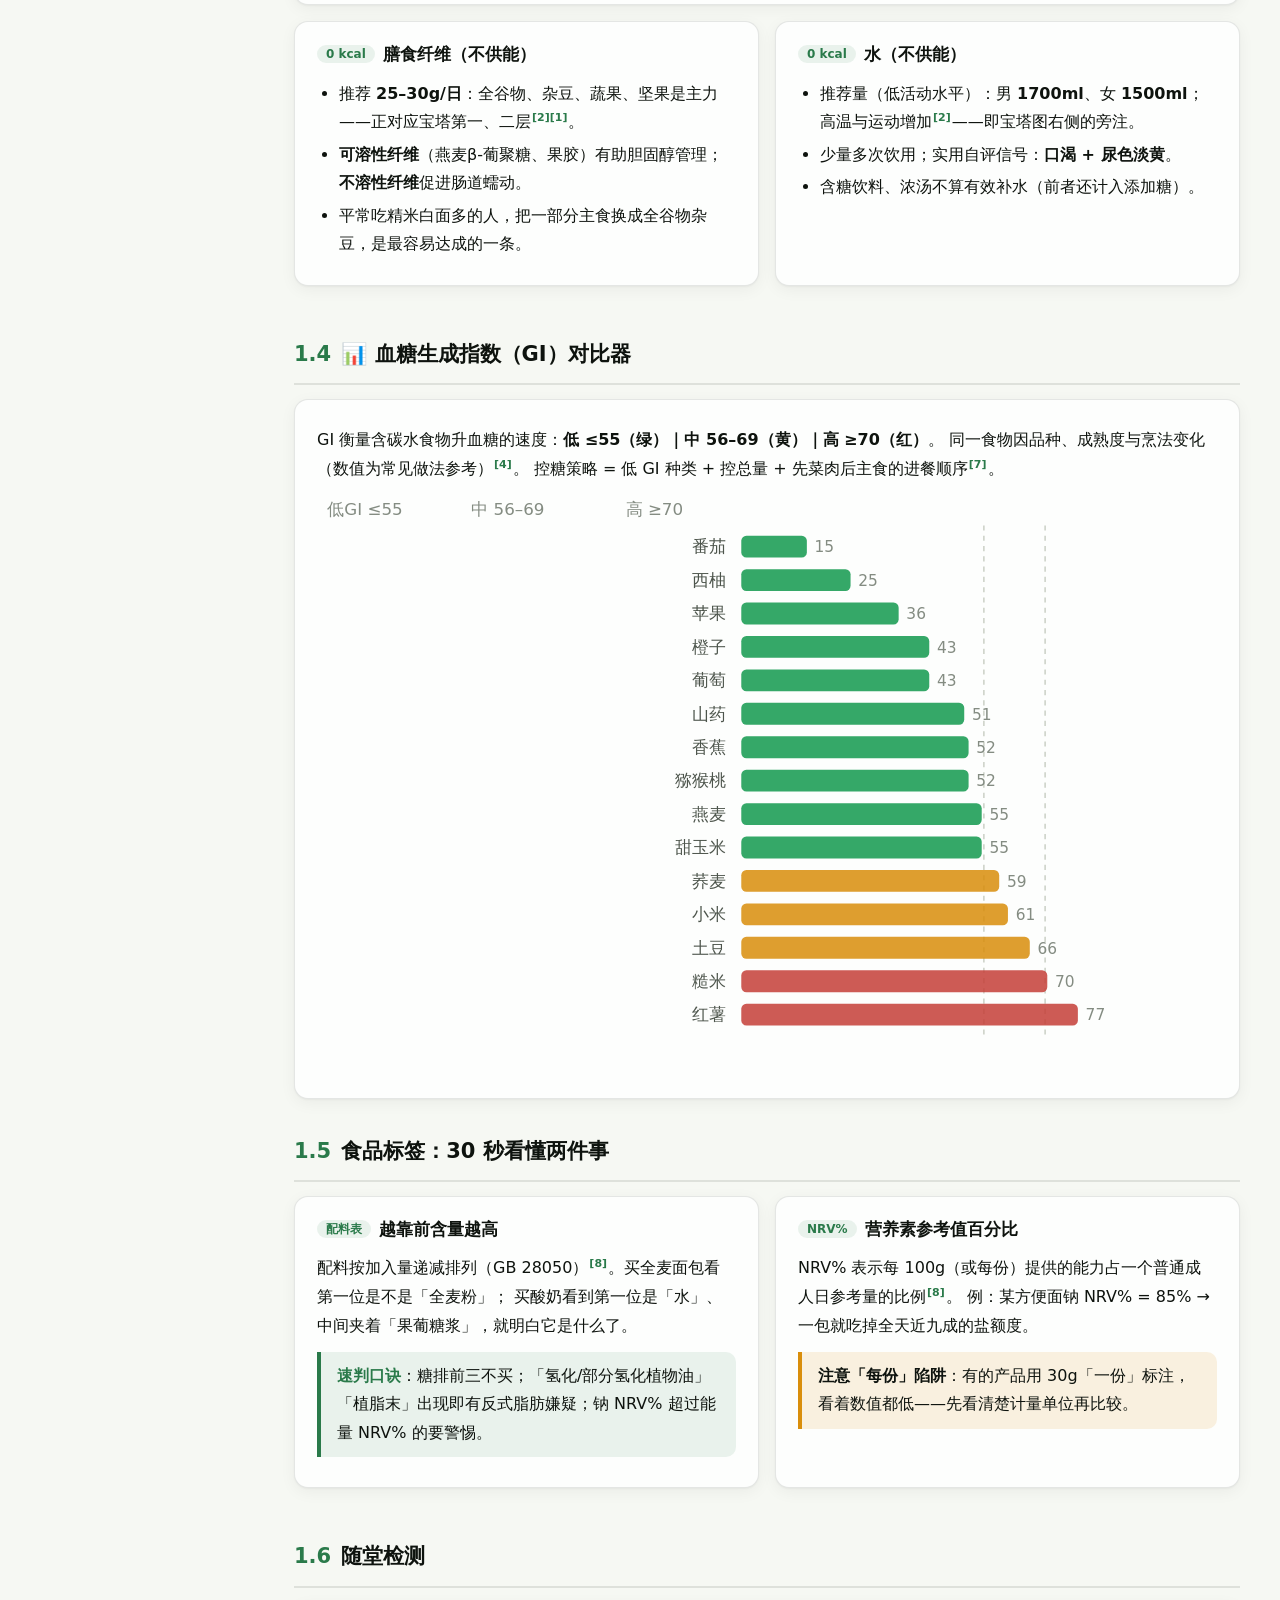
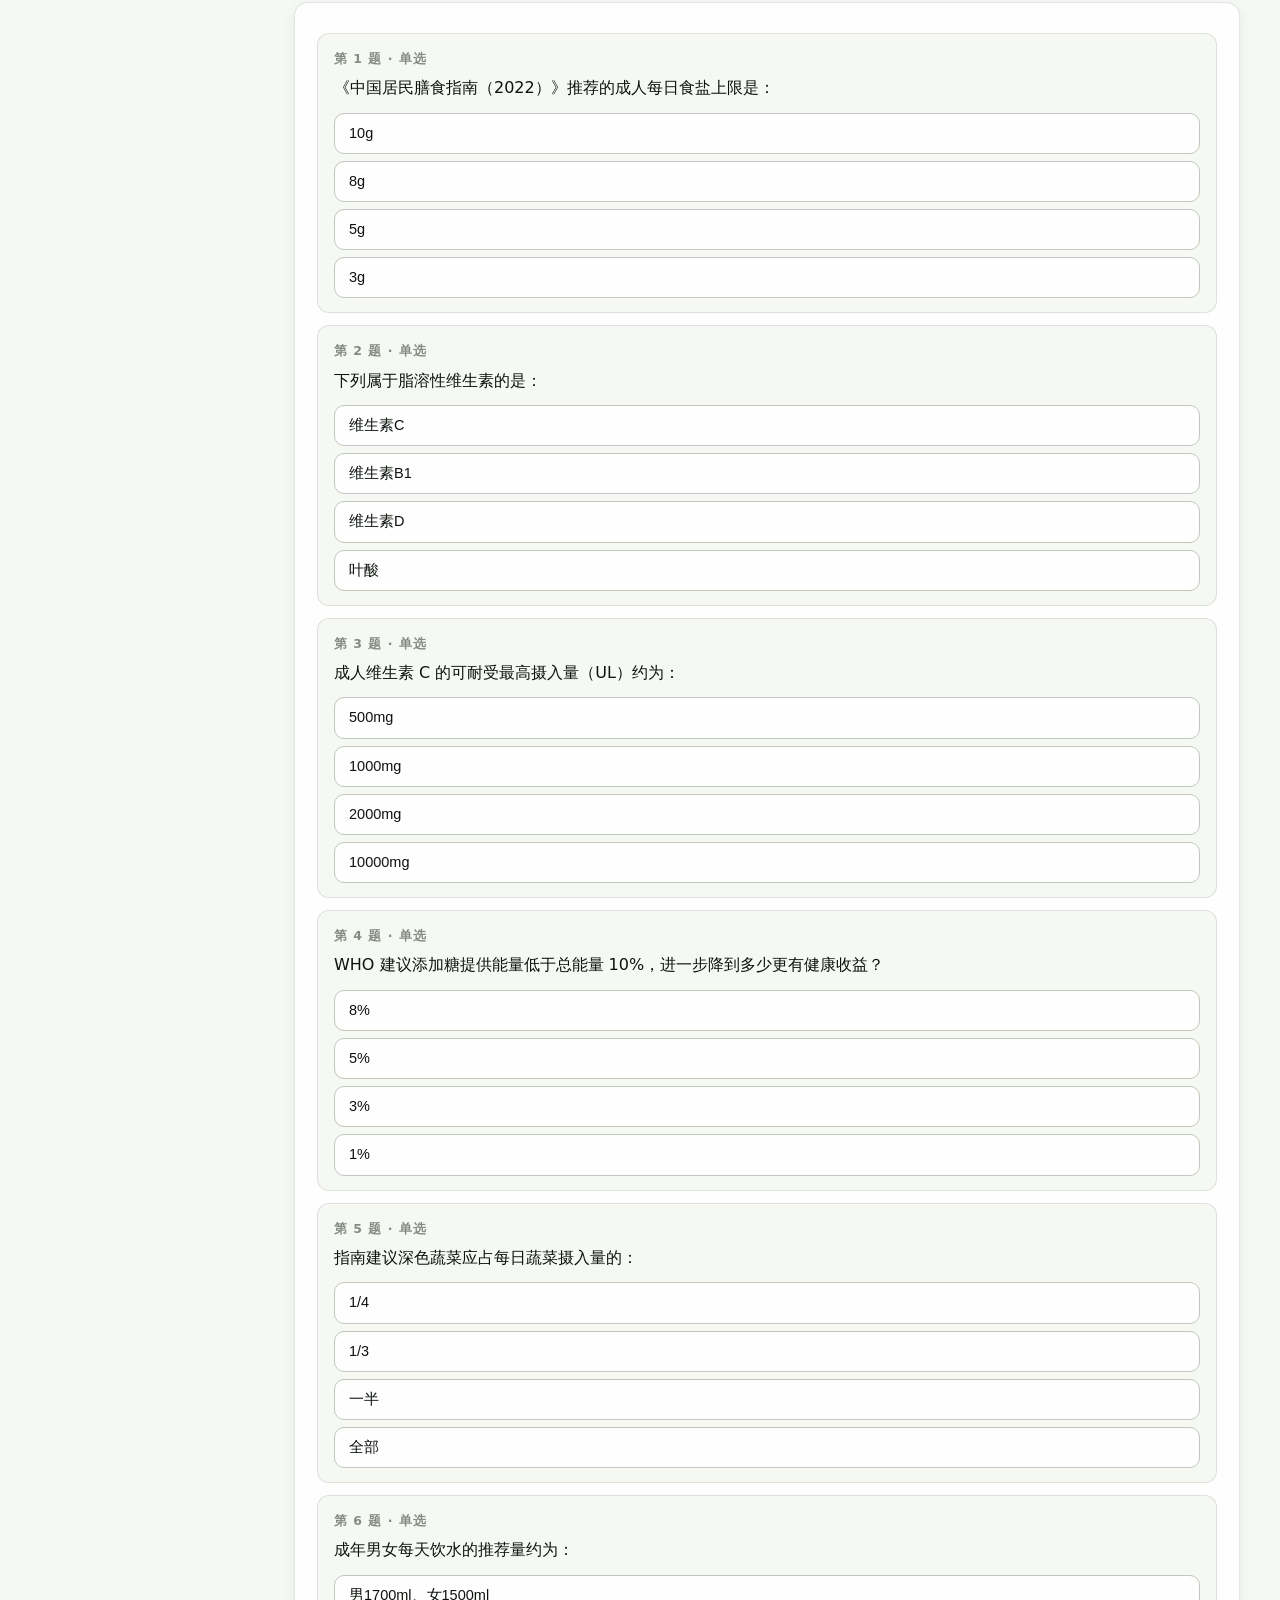
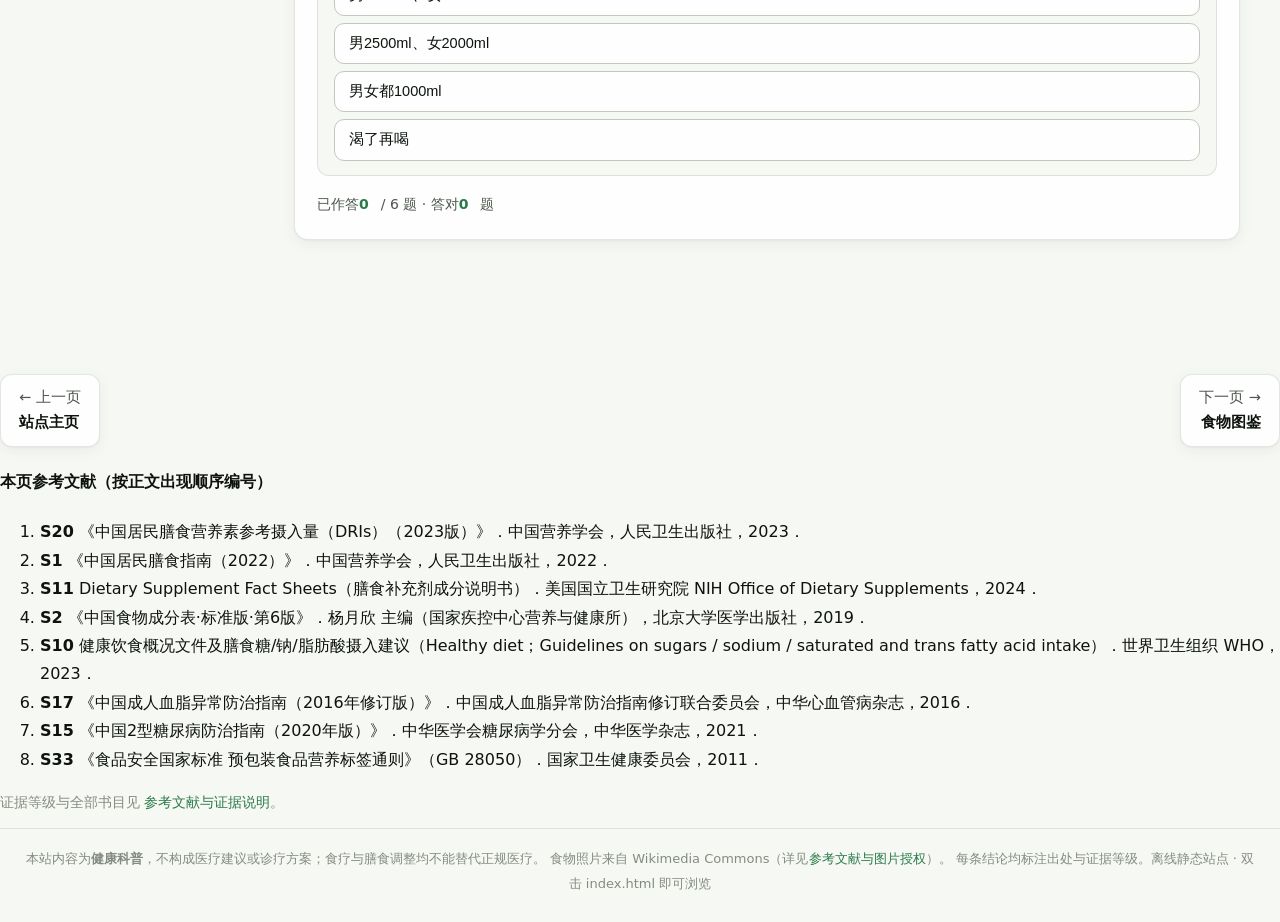
<file: nutrient.html>
<!DOCTYPE html>
<html lang="zh-CN">
<head>
<meta charset="UTF-8">
<meta name="viewport" content="width=device-width, initial-scale=1.0">
<title>营养素基础 · 食物与健康</title>
<link rel="stylesheet" href="assets/style.css">
</head>
<body>
<nav class="topnav" id="topnav"></nav>
<div id="compatBanner" style="display:none"></div>
<script>
/* 兼容性自检（纯 ES5） */
(function () {
  var errs = [];
  window.onerror = function (m, s, l) { errs.push(String(m) + ' @' + String(s || '').split('/').pop() + ':' + l); return false; };
  function show() {
    var el = document.getElementById('compatBanner');
    if (!el) return;
    var msg = '';
    if (typeof HUI === 'undefined' && !window.HUI) {
      msg = '交互组件库 assets/healthui.js 未能加载：请确认 assets 文件夹完整，并从 index.html 进入。';
    } else if (errs.length) {
      msg = '页面脚本报错：' + errs.slice(0, 2).join('；');
    }
    if (msg) {
      el.style.cssText = 'display:block;position:fixed;left:0;right:0;bottom:0;z-index:9999;background:#d03b3b;color:#fff;padding:10px 18px;font-size:14px;line-height:1.7';
      el.innerHTML = '⚠ 本页交互内容无法运行 —— ' + msg + ' 若仍异常，请改用 Chrome 或新版 Edge 浏览器打开本页。';
    }
  }
  if (document.readyState === 'complete') { show(); } else if (window.addEventListener) { window.addEventListener('load', show); }
})();
</script>

<div class="layout">
  <aside class="toc" id="toc"></aside>
  <main>
    <div class="chapter-hero">
      <div class="hero-emoji">🧬</div>
      <div class="ch-no">第 1 章 · 基础</div>
      <h1>营养素基础</h1>
      <p>看懂食物的第一步是看懂营养素。本章从<b>三大宏量营养素</b>讲到<b>维生素与矿物质</b>，
      再用<b>膳食宝塔</b>（含膳食纤维与水的推荐）把它们组装成一日餐盘。
      数值口径取自《中国居民膳食营养素参考摄入量 DRIs（2023 版）》<sup class="cite" data-src="S20"></sup>、
      《中国居民膳食指南（2022）》<sup class="cite" data-src="S1"></sup>与 NIH 膳食补充剂说明书<sup class="cite" data-src="S11"></sup>。</p>
    </div>

    <section class="topic" id="s1">
      <h2><span class="secno">1.1</span> 三大宏量营养素</h2>
      <p class="small muted" style="margin:0 0 6px"><b>宏量营养素 = 蛋白质、脂类、碳水化合物</b>，每克产能 4 / 9 / 4 kcal（酒精也供能但不属于营养素）。</p>
      <div class="grid2">
        <div class="card">
          <h3><span class="tag">4 kcal/g</span>蛋白质</h3>
          <ul>
            <li>构成肌肉、酶、抗体与激素的基础原料；20 种氨基酸中 9 种为<b>必需氨基酸</b>（人体不能合成，必须食物供给）<sup class="cite" data-src="S20"></sup>。</li>
            <li>「优质蛋白」：氨基酸组成接近人体需要——蛋、奶、鱼、禽、瘦肉、大豆<sup class="cite" data-src="S2"></sup>。</li>
            <li>成人推荐摄入量约 <b>0.8–1.0 g/kg/日</b>（久坐到一般活动水平），运动与康复人群更高（见第 6 章）<sup class="cite" data-src="S20"></sup>。</li>
          </ul>
        </div>
        <div class="card">
          <h3><span class="tag">9 kcal/g</span>脂类</h3>
          <ul>
            <li>分类决定健康效应：<b>不饱和脂肪</b>（橄榄油、鱼油、坚果）替代<b>饱和脂肪</b>（肥肉、黄油）与<b>反式脂肪</b>（人造奶油、反复油炸）<sup class="cite" data-src="S10,S17"></sup>。</li>
            <li>n-3（α-亚麻酸、EPA/DHA）与 n-6（亚油酸）均为必需脂肪酸<sup class="cite" data-src="S20"></sup>。</li>
            <li>反式脂肪建议控制在总能量 1% 以下，能少则少<sup class="cite" data-src="S10"></sup>。</li>
          </ul>
        </div>
        <div class="card">
          <h3><span class="tag">4 kcal/g</span>碳水化合物</h3>
          <ul>
            <li>大脑与红细胞的主要能量来源；「质」看来源：<b>全谷物、杂豆、薯类</b>优于精制糖与精白米面<sup class="cite" data-src="S1"></sup>。</li>
            <li>添加糖 < 总能量 10%，条件性建议 <5%（约25g/日）<sup class="cite" data-src="S10"></sup>。</li>
            <li>GI 与 GL：GI 衡量升糖速度（见 1.4 互动），GL = GI × 碳水克数 ÷ 100——<b>总量与种类同样重要</b>。</li>
          </ul>
        </div>
      </div>
    </section>

    <section class="topic" id="s2">
      <h2><span class="secno">1.2</span> 维生素与矿物质：点击卡片翻面</h2>
      <div class="card">
        <p>正面：功能与缺乏表现；背面：代表食物 + 摄入量参考（RNI=推荐摄入量，UL=可耐受最高摄入量，成人一般口径）<sup class="cite" data-src="S20,S11"></sup>。</p>
        <div class="food-grid" id="vitGrid"></div>
      </div>
    </section>

    <section class="topic" id="s3">
      <h2><span class="secno">1.3</span> 🗼 中国居民膳食宝塔（2022）· 点击每层查看</h2>
      <div class="card">
        <div id="pagoda"></div>
        <div id="pagodaInfo" class="keypoint" style="margin-top:10px">👆 点击宝塔任意一层，这里会显示该层的推荐量、举例与常见误区。</div>
        <p class="hint">图形为示意（非等比例）。数据：《中国居民膳食指南（2022）》<sup class="cite" data-src="S1"></sup>。</p>
      </div>
      <div class="grid2">
        <div class="card">
          <h3><span class="tag">0 kcal</span>膳食纤维（不供能）</h3>
          <ul>
            <li>推荐 <b>25–30g/日</b>：全谷物、杂豆、蔬果、坚果是主力——正对应宝塔第一、二层<sup class="cite" data-src="S1,S20"></sup>。</li>
            <li><b>可溶性纤维</b>（燕麦β-葡聚糖、果胶）有助胆固醇管理；<b>不溶性纤维</b>促进肠道蠕动。</li>
            <li>平常吃精米白面多的人，把一部分主食换成全谷物杂豆，是最容易达成的一条。</li>
          </ul>
        </div>
        <div class="card">
          <h3><span class="tag">0 kcal</span>水（不供能）</h3>
          <ul>
            <li>推荐量（低活动水平）：男 <b>1700ml</b>、女 <b>1500ml</b>；高温与运动增加<sup class="cite" data-src="S1"></sup>——即宝塔图右侧的旁注。</li>
            <li>少量多次饮用；实用自评信号：<b>口渴 + 尿色淡黄</b>。</li>
            <li>含糖饮料、浓汤不算有效补水（前者还计入添加糖）。</li>
          </ul>
        </div>
      </div>
    </section>

    <section class="topic" id="s4">
      <h2><span class="secno">1.4</span> 📊 血糖生成指数（GI）对比器</h2>
      <div class="card">
        <p>GI 衡量含碳水食物升血糖的速度：<b>低 ≤55（绿）｜中 56–69（黄）｜高 ≥70（红）</b>。
        同一食物因品种、成熟度与烹法变化（数值为常见做法参考）<sup class="cite" data-src="S2"></sup>。
        控糖策略 = 低 GI 种类 + 控总量 + 先菜肉后主食的进餐顺序<sup class="cite" data-src="S15"></sup>。</p>
        <div id="giChart"></div>
      </div>
    </section>

    <section class="topic" id="s5">
      <h2><span class="secno">1.5</span> 食品标签：30 秒看懂两件事</h2>
      <div class="grid2">
        <div class="card">
          <h3><span class="tag">配料表</span>越靠前含量越高</h3>
          <p>配料按加入量递减排列（GB 28050）<sup class="cite" data-src="S33"></sup>。买全麦面包看第一位是不是「全麦粉」；
          买酸奶看到第一位是「水」、中间夹着「果葡糖浆」，就明白它是什么了。</p>
          <div class="keypoint"><b>速判口诀</b>：糖排前三不买；「氢化/部分氢化植物油」「植脂末」出现即有反式脂肪嫌疑；钠 NRV% 超过能量 NRV% 的要警惕。</div>
        </div>
        <div class="card">
          <h3><span class="tag">NRV%</span>营养素参考值百分比</h3>
          <p>NRV% 表示每 100g（或每份）提供的能力占一个普通成人日参考量的比例<sup class="cite" data-src="S33"></sup>。
          例：某方便面钠 NRV% = 85% → 一包就吃掉全天近九成的盐额度。</p>
          <div class="warn"><b>注意「每份」陷阱</b>：有的产品用 30g「一份」标注，看着数值都低——先看清楚计量单位再比较。</div>
        </div>
      </div>
    </section>

    <section class="topic" id="s6">
      <h2><span class="secno">1.6</span> 随堂检测</h2>
      <div class="card"><div id="quiz1"></div></div>
    </section>
  </main>
</div>

<script src="assets/healthui.js"></script>
<script src="assets/img/credits.js"></script>
<script src="assets/data.js"></script>
<script>
HUI.renderNav('nutrient.html');
HUI.footer();
HUI.pager('nutrient.html');
HUI.progress('nutrient.html');

document.getElementById('toc').innerHTML = '<div class="toc-title">本章目录</div>' +
  ['s1|1.1 三大宏量营养素', 's2|1.2 维生素与矿物质', 's3|1.3 膳食宝塔', 's4|1.4 GI 对比器', 's5|1.5 食品标签', 's6|1.6 随堂检测']
    .map(x => { const p = x.split('|'); return '<a href="#' + p[0] + '">' + p[1] + '</a>'; }).join('');

(function () {
  const D = window.HDATA;

  /* ---------- 1.2 膳食宝塔 SVG ---------- */
  const LAYERS = [
    { name: '第一层 · 谷薯类', fill: 'var(--c2)', txt: '🍚',
      detail: '推荐量：谷类 <b>200–300g/日</b>（其中全谷物和杂豆 <b>50–150g</b>）＋ 薯类 <b>50–100g</b>。<br>举例：糙米饭、燕麦、玉米、红薯。<br>常见误区：顿顿白米白面=精制谷物，全谷物吃不够；「不吃主食减肥」不可取。<br>能量占比约50–65%。' },
    { name: '第二层 · 蔬菜水果', fill: 'var(--cg)', txt: '🥦',
      detail: '推荐量：蔬菜 <b>300–500g/日</b>（深色蔬菜占一半）＋ 水果 <b>200–350g</b>。<br>举例：菠菜、西兰花、番茄、橙子、猕猴桃。<br>常见误区：用果汁替代水果；土豆算「菜」其实该算主食。' },
    { name: '第三层 · 动物性食物', fill: 'var(--c8)', txt: '🐟',
      detail: '推荐量：鱼、禽、蛋、瘦肉合计 <b>120–200g/日</b>——每周至少 <b>2 次水产</b>，每天 <b>1 个鸡蛋</b>（不弃蛋黄）。<br>举例：三文鱼、鸡胸肉、鸡蛋。<br>常见误区：吃肉多而鱼少；加工肉（香肠腊肉）计入即超标。' },
    { name: '第四层 · 奶豆坚果', fill: 'var(--c3)', txt: '🥛',
      detail: '推荐量：奶及奶制品 <b>300–500g/日</b>——相当于<b>液态奶 300–500ml</b>（或按酸奶、奶酪折算；2022 版由 300g 上调）＋ 大豆及坚果 <b>25–35g</b>。<br>举例：牛奶 300–500ml、无糖酸奶、北豆腐、核桃10g。<br>常见误区：乳糖不耐受就完全放弃奶制品（可换酸奶/低乳糖奶）；坚果吃过量（一把≈半碗饭能量）。' },
    { name: '第五层 · 油盐', fill: 'var(--cc)', txt: '🧂',
      detail: '推荐量：烹调油 <b>25–30g/日</b>（约3白瓷勺）＋ 食盐 <b>&lt;5g</b>（不到一平啤酒瓶盖）。<br>举例：橄榄油/茶籽油交替；用限盐勺、醋与香料替代部分盐。<br>常见误区：隐形盐（酱油、鸡精、挂面、话梅、加工肉）被忽略。' }
  ];
  (function drawPagoda() {
    const W = 720, TOP = 26, cx = 250;
    /* 真三角塔形：层高与层宽均逐层收窄，顶部收敛到塔尖（第五层油盐最少） */
    const HS = [66, 60, 54, 48, 42];                 /* 各层高度（自底向顶） */
    const BW = [440, 362, 284, 206, 128, 60];        /* 各层下边宽度 + 塔尖宽度 */
    const FS = [15, 15, 14, 13, 12.5];               /* 各层标签字号 */
    const BOT = TOP + HS.reduce((a, b) => a + b, 0);
    let s = `<svg viewBox="0 0 ${W} ${BOT + 40}" style="width:100%;max-width:720px" role="img" aria-label="中国居民膳食宝塔2022示意图">`;
    LAYERS.forEach((L, i) => {
      /* i=0 第一层谷薯在塔底；向上逐层变窄变薄 */
      let above = 0; for (let k = i + 1; k < 5; k++) above += HS[k];
      const y0 = TOP + above, y1 = y0 + HS[i] - 4;
      const wBot = BW[i], wTop = BW[i + 1];
      s += `<polygon data-l="${i}" points="${cx - wTop / 2},${y0} ${cx + wTop / 2},${y0} ${cx + wBot / 2},${y1} ${cx - wBot / 2},${y1}"
        fill="${L.fill}" fill-opacity="0.82" stroke="var(--surface)" stroke-width="2" style="cursor:pointer">
        </polygon>`;
      s += `<text x="${cx}" y="${(y0 + y1) / 2 + 6}" text-anchor="middle" font-size="${FS[i]}" font-weight="700" fill="var(--surface)" style="pointer-events:none">${L.name}</text>`;
      s += `<text x="${cx + 250}" y="${(y0 + y1) / 2 + 7}" text-anchor="middle" font-size="24" style="pointer-events:none">${L.txt}</text>`;
    });
    s += `<text x="250" y="16" text-anchor="middle" font-size="13" fill="var(--muted)">🔺 塔底·第一层谷薯（最多）→ 塔尖·第五层油盐（最少）</text>`;
    s += `<g style="cursor:help">
      <rect x="560" y="${TOP + 40}" width="150" height="86" rx="10" fill="var(--tint3)" stroke="var(--c3)"></rect>
      <text x="635" y="${TOP + 68}" text-anchor="middle" font-size="14" font-weight="700" fill="var(--c3)">💧 水 1500–1700ml</text>
      <text x="635" y="${TOP + 92}" text-anchor="middle" font-size="13" fill="var(--ink2)">🚶 主动身体活动</text>
      <text x="635" y="${TOP + 112}" text-anchor="middle" font-size="13" fill="var(--ink2)">相当于日行 6000 步</text>
    </g>`;
    s += '</svg>';
    const host = document.getElementById('pagoda');
    host.className = 'pathmap';
    host.innerHTML = s;
    Array.prototype.forEach.call(host.querySelectorAll('polygon[data-l]'), p => {
      p.addEventListener('click', () => {
        Array.prototype.forEach.call(host.querySelectorAll('polygon'), x => x.setAttribute('fill-opacity', '0.82'));
        p.setAttribute('fill-opacity', '1');
        const L = LAYERS[+p.getAttribute('data-l')];
        document.getElementById('pagodaInfo').innerHTML = `<b>${L.name}</b><br>${L.detail}`;
      });
    });
  })();

  /* ---------- 1.3 维生素/矿物质翻转卡 ---------- */
  const VITS = [
    { name: '维生素 A', front: '功能：视觉（暗光）、上皮完整、免疫。<br>缺乏：夜盲、眼干、皮肤角化。', back: '来源：动物肝脏、蛋黄、奶；植物来源为β-胡萝卜素（胡萝卜、菠菜、红薯）。<br>参考：成人 RNI 男800/女700μgRAE。<br>⚠️ 动物来源过量中毒风险（孕妇尤其注意肝脏摄入量）。', cls: 'lc' },
    { name: '维生素 D', front: '功能：钙磷吸收、骨骼与免疫调节。<br>缺乏：儿童佝偻病、成人骨软化、骨质疏松风险。', back: '来源：日光（主要）、深海鱼、蛋黄、强化奶。<br>参考：成人 RNI 10μg（400IU）/日，UL 50μg。<br>北方冬季与日晒不足人群常需关注。', cls: 'la' },
    { name: '维生素 C', front: '功能：胶原合成、抗氧化、促铁吸收。<br>缺乏：牙龈出血、伤口愈合差（坏血病）。', back: '来源：鲜枣、猕猴桃、柑橘、西兰花、彩椒。<br>参考：RNI 100mg/日，UL 2000mg。<br>感冒时大剂量补C证据不支持「预防」，或略缩短病程。', cls: 'lb' },
    { name: '维生素 E', front: '功能：脂溶性抗氧化、保护细胞膜。<br>缺乏：罕见（多见于脂肪吸收障碍者）。', back: '来源：植物油、坚果（巴旦木）、全谷物。<br>参考：成人 AI 14mg α-TE/日。<br>补充剂大剂量未证实获益，食物优先。', cls: 'lb' },
    { name: '维生素 B1', front: '功能：碳水代谢辅酶、神经功能。<br>缺乏：脚气病（干性/湿性）、Wernicke脑病（酗酒者）。', back: '来源：全谷物、豆类、瘦猪肉、坚果。<br>参考：成人 RNI 男1.4/女1.2mg。<br>精白米面+酗酒是典型缺乏场景。', cls: 'lb' },
    { name: '维生素 B2', front: '功能：能量代谢（FAD/FMN）、黏膜皮肤健康。<br>缺乏：口角炎、舌炎、阴囊皮炎。', back: '来源：奶类、蛋、动物内脏、深绿叶菜。<br>参考：成人 RNI 男1.4/女1.2mg。', cls: 'lb' },
    { name: '维生素 B6', front: '功能：氨基酸代谢、神经递质合成。<br>缺乏：皮炎、口炎、抑郁样表现（罕见）。', back: '来源：鸡肉、鱼、土豆、香蕉、鹰嘴豆。<br>参考：成人 RNI 约1.4mg；长期大剂量补充剂（>UL）可致周围神经病变。', cls: 'lb' },
    { name: '叶酸', front: '功能：DNA合成、红细胞生成。<br>缺乏：巨幼细胞性贫血；孕早期缺乏致神经管缺陷。', back: '来源：绿叶菜、豆类、动物肝；备孕/孕早期建议补充400μgDFE/日（遵医嘱）。<br>参考：成人 RNI 400μgDFE，合成叶酸 UL 1000μg。', cls: 'la' },
    { name: '维生素 B12', front: '功能：神经系统维护、红细胞生成（与叶酸协同）。<br>缺乏：巨幼贫+不可逆神经损伤（手足麻木、平衡差）。', back: '来源：几乎仅动物性食品（肉、鱼、蛋、奶）与强化食品。<br>参考：成人 RNI 2.4μg。<br>纯素者必须补充；老年人吸收下降也需关注。', cls: 'la' }
  ];
  const MINS = [
    { name: '钙', front: '功能：骨骼牙齿、肌肉收缩、凝血信号。<br>不足：骨量流失、骨质疏松。', back: '来源：奶类（吸收率最高的大宗来源）、石膏豆腐、绿叶菜（焯水）、芝麻酱、带骨小鱼。<br>参考：成人 RNI 800mg/日，UL 2000mg。', cls: 'la' },
    { name: '铁', front: '功能：血红蛋白携氧、能量代谢。<br>缺乏：缺铁性贫血（乏力、苍白、异食癖）。', back: '来源分两类：血红素铁（猪肝、红肉——吸收率高）与非血红素铁（菠菜、豆类——配维C促吸收）。<br>参考：RNI 约男12mg/女18mg，UL 42mg。', cls: 'la' },
    { name: '锌', front: '功能：免疫、伤口愈合、味觉、生殖。<br>缺乏：味觉减退、伤口不愈、易感染。', back: '来源：牡蛎（突出）、红肉、动物内脏、坚果。<br>参考：RNI 约男12mg/女8.5mg；长期过量补锌干扰铜吸收。', cls: 'lb' },
    { name: '硒', front: '功能：谷胱甘肽过氧化物酶组成（抗氧化）、甲状腺代谢。<br>缺乏：克山病（地方性心肌病）。', back: '来源：海产品、动物内脏、富硒地区谷物（含量与土壤强相关）。<br>参考：RNI 60μg/日，UL 400μg。', cls: 'lb' },
    { name: '钾', front: '功能：电解质平衡、血压调节、神经肌肉兴奋性。<br>不足：乏力、心律失常（常见于腹泻/利尿剂使用）。', back: '来源：几乎所有未加工食物——蔬菜水果（菠菜、香蕉、土豆）、豆类、奶。<br>参考：成人 AI 2000mg/日。<br>肾功能不全者高钾有风险，遵医嘱。', cls: 'la' },
    { name: '钠', front: '功能：细胞外液容量与渗透压、神经传导。<br>过量：血压升高、胃癌风险增加、钙流失。', back: '来源：食盐+隐形盐（酱油、加工食品）。<br>参考：WHO 建议成人钠 <2000mg/日（≈5g盐）。<br>中国居民平均摄入约为推荐2倍——减盐是全国性公共健康重点。', cls: 'lc' }
  ];
  function flipCard(v, badge) {
    return `<div class="flip" style="min-height:250px"><div class="flip-inner" style="min-height:250px">
      <div class="face" style="justify-content:flex-start">
        <div class="fmeta" style="padding:14px 14px 0"><b style="font-size:16px">${v.name} <span class="level-badge ${v.cls}">${badge}</span></b></div>
        <div class="fmeta" style="padding:8px 14px 10px">${v.front}</div>
        <div class="flip-hint">点击翻面：来源与参考量 ↻</div>
      </div>
      <div class="face back" style="transform:rotateY(180deg);position:absolute;inset:0">${v.back}</div>
    </div></div>`;
  }
  document.getElementById('vitGrid').innerHTML =
    VITS.map(v => flipCard(v, '维生素')).join('') + MINS.map(m => flipCard(m, '矿物质')).join('');
  HUI.bindFlip(document);

  /* ---------- 1.4 GI 对比器 ---------- */
  (function drawGI() {
    const items = D.FOODS.filter(f => f.nutrients && f.nutrients.gi != null)
      .map(f => ({ name: f.name, gi: f.nutrients.gi, note: f.nutrients.notable || '' }))
      .sort((a, b) => a.gi - b.gi);
    const W = 700, LH = 26, H = items.length * LH + 60;
    const col = g => g <= 55 ? 'var(--cg)' : (g <= 69 ? 'var(--cw)' : 'var(--cc)');
    let s = `<svg viewBox="0 0 ${W} ${H}" style="width:100%">`;
    s += `<text x="8" y="18" font-size="13" fill="var(--muted)">低GI ≤55</text>
          <text x="120" y="18" font-size="13" fill="var(--muted)">中 56–69</text>
          <text x="240" y="18" font-size="13" fill="var(--muted)">高 ≥70</text>`;
    [55.5, 69.5].forEach(x => {
      const px = 330 + x / 100 * 340;
      s += `<line x1="${px}" y1="26" x2="${px}" y2="${H - 26}" stroke="var(--axis)" stroke-dasharray="4 4"></line>`;
    });
    items.forEach((it, i) => {
      const y = 34 + i * LH;
      const w = it.gi / 100 * 340;
      s += `<text x="318" y="${y + 13}" text-anchor="end" font-size="13" fill="var(--ink2)">${it.name}</text>`;
      s += `<rect x="330" y="${y}" width="${w}" height="17" rx="4" fill="${col(it.gi)}" fill-opacity="0.85"><title>${it.name} GI≈${it.gi}${it.note ? '（' + it.note + '）' : ''}</title></rect>`;
      s += `<text x="${330 + w + 6}" y="${y + 13}" font-size="12" fill="var(--muted)">${it.gi}</text>`;
    });
    s += '</svg>';
    document.getElementById('giChart').innerHTML = s;
  })();

  if (D.QUIZ_BANK && D.QUIZ_BANK.nutrient && D.QUIZ_BANK.nutrient.length) {
    HUI.quiz('quiz1', D.QUIZ_BANK.nutrient, { id: 'nutrient' });
  }
  HUI.cite();
})();
</script>
</body>
</html>
</file>
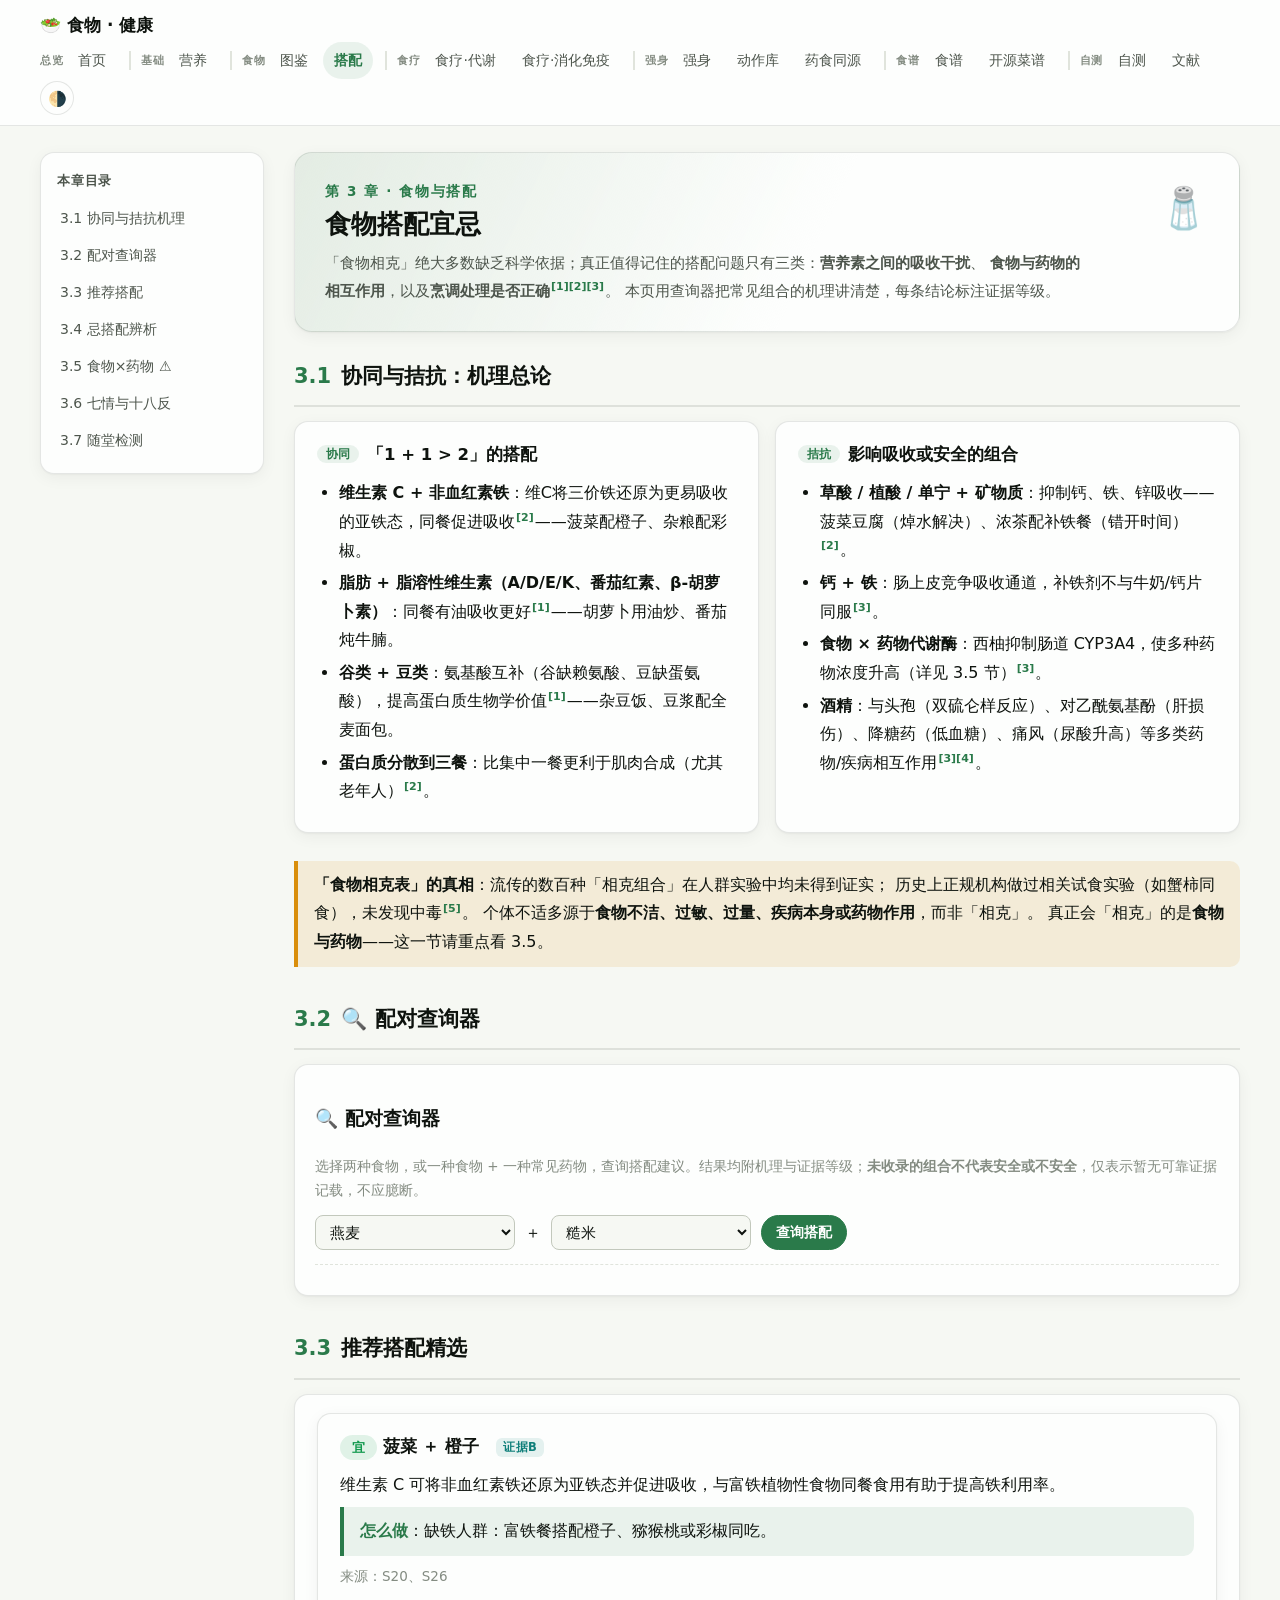
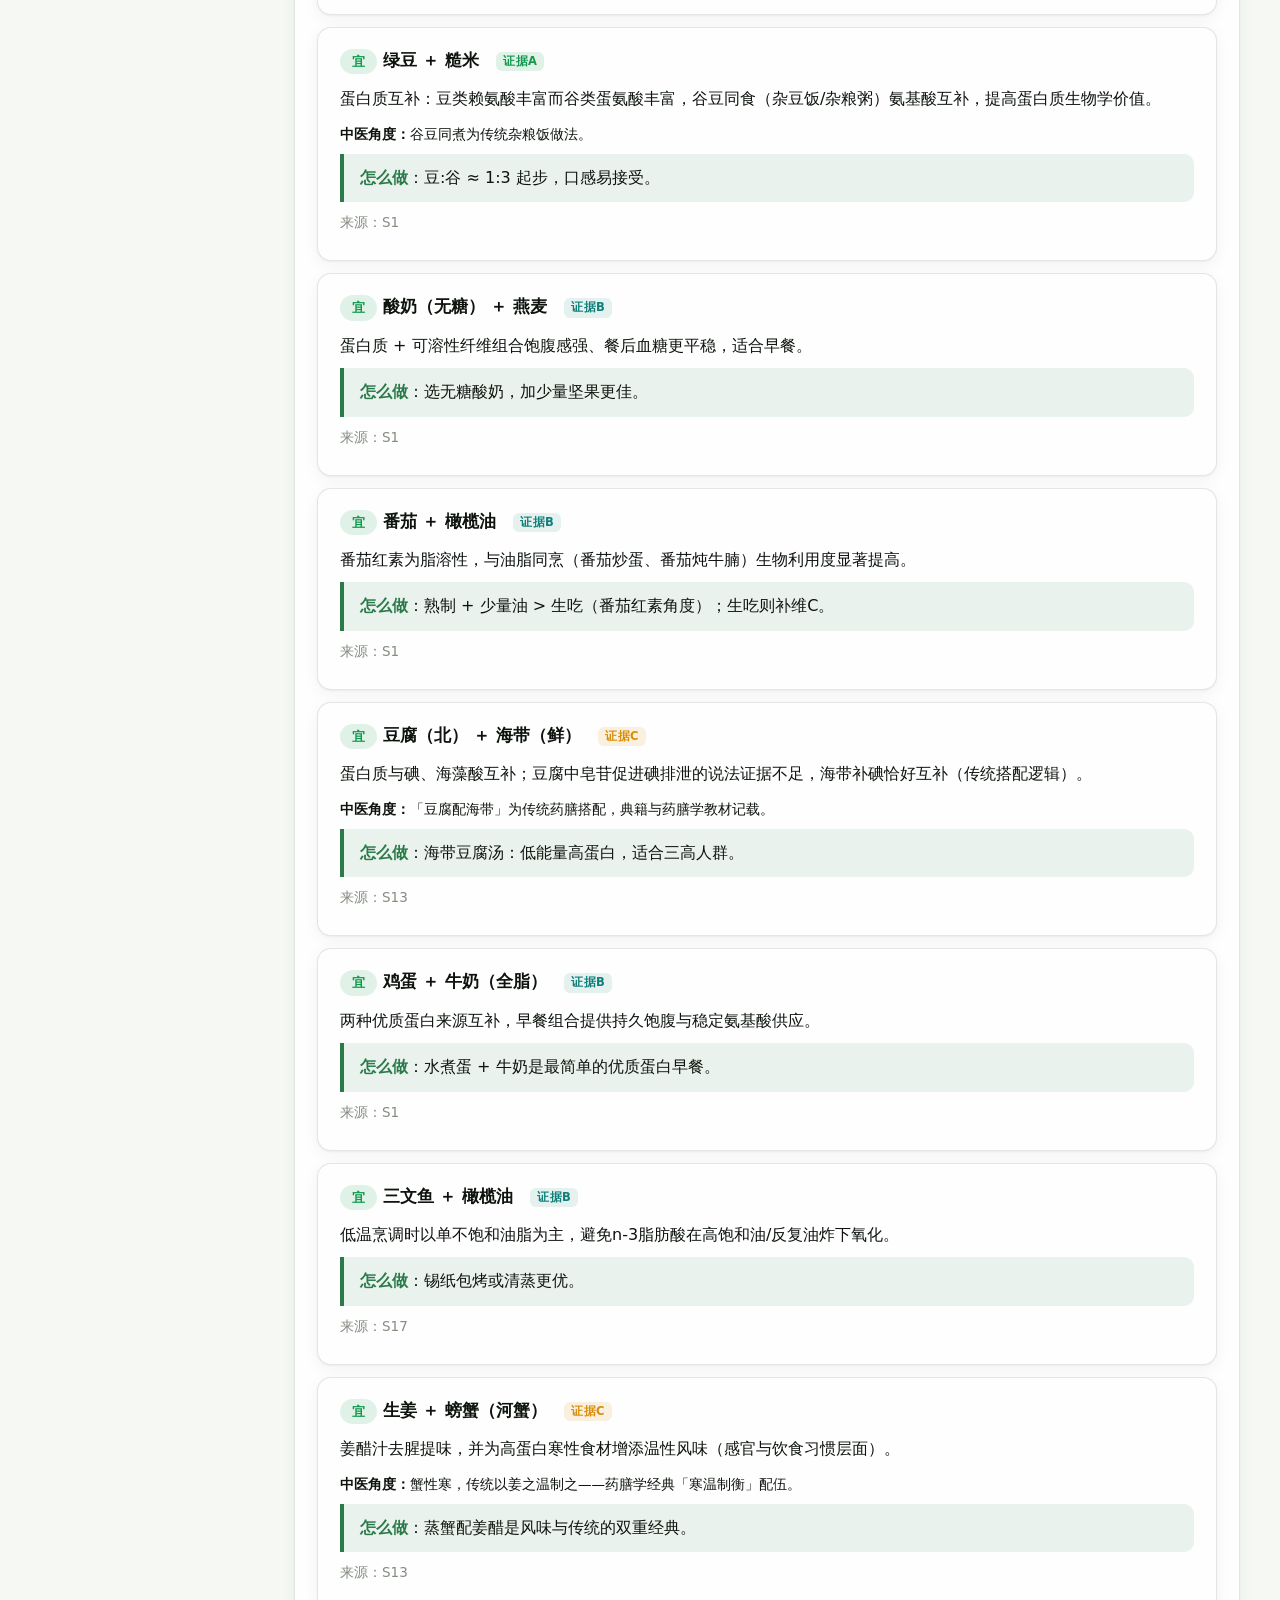
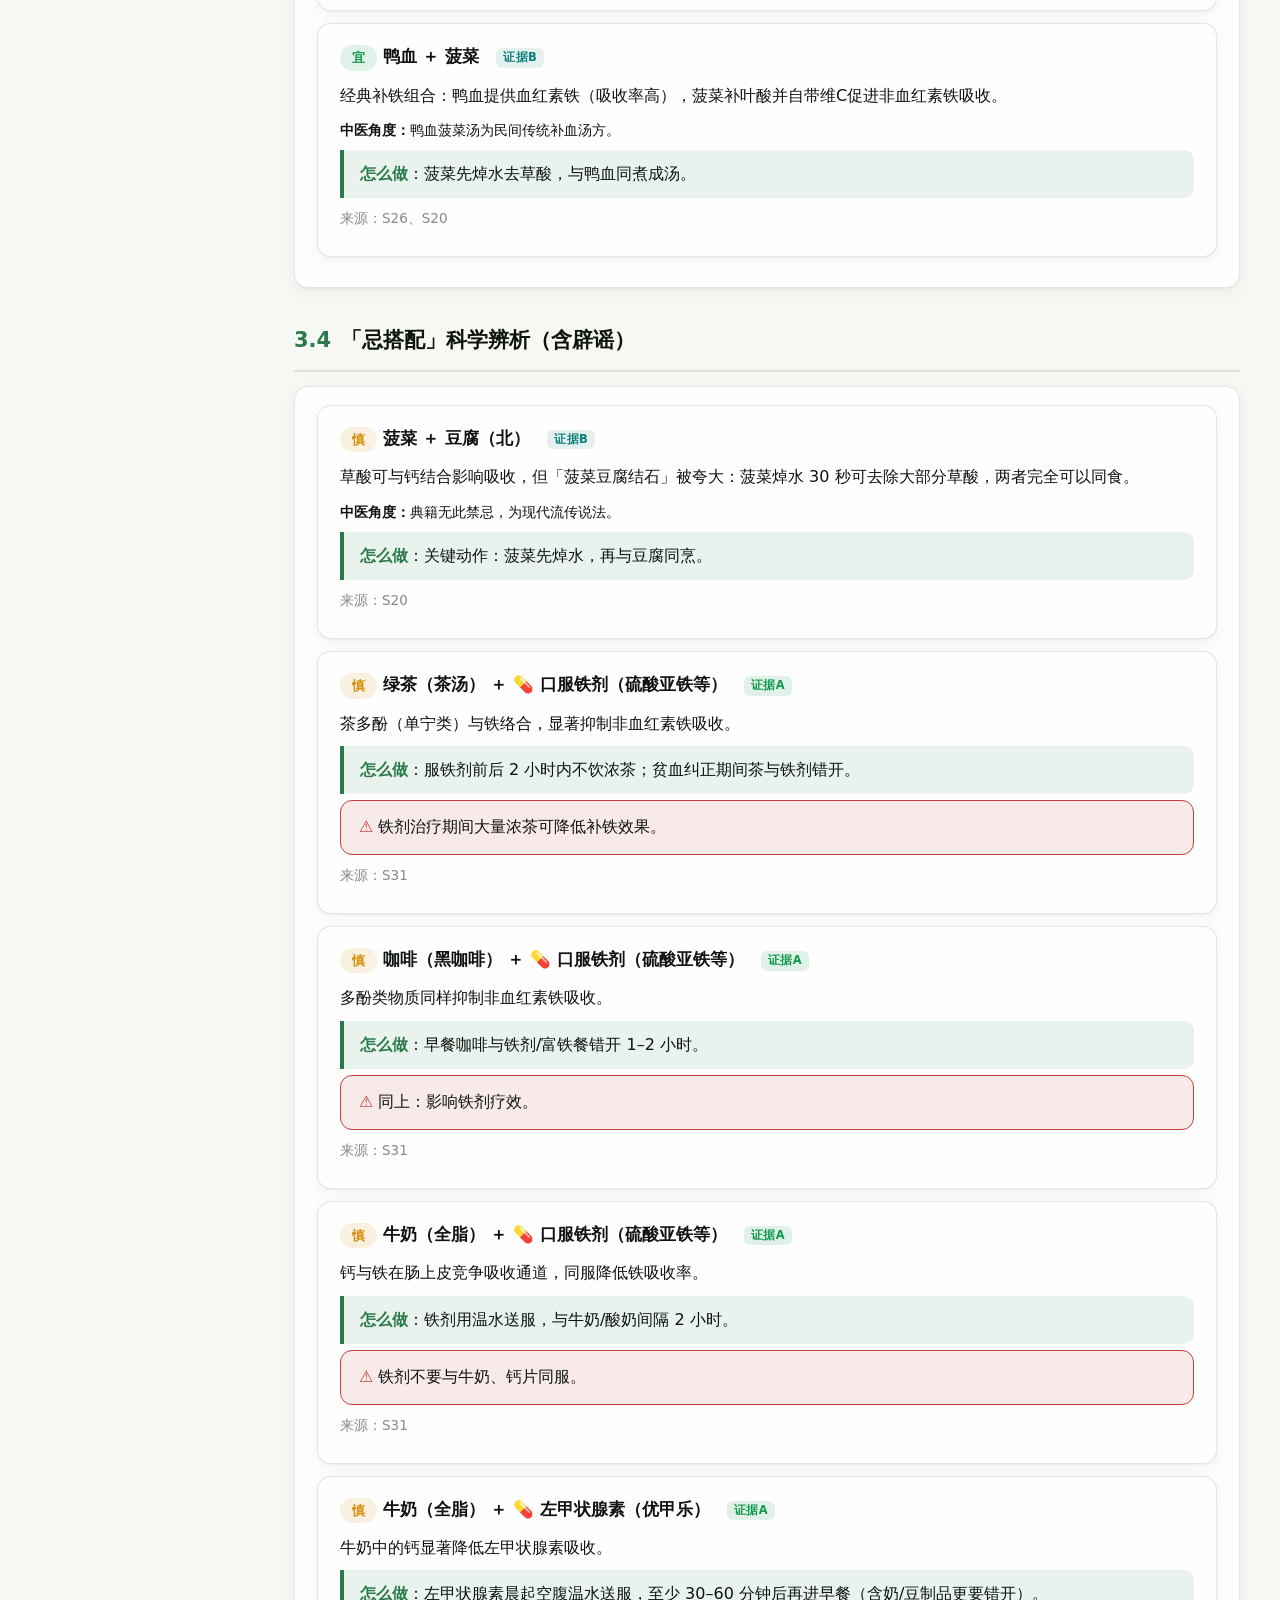
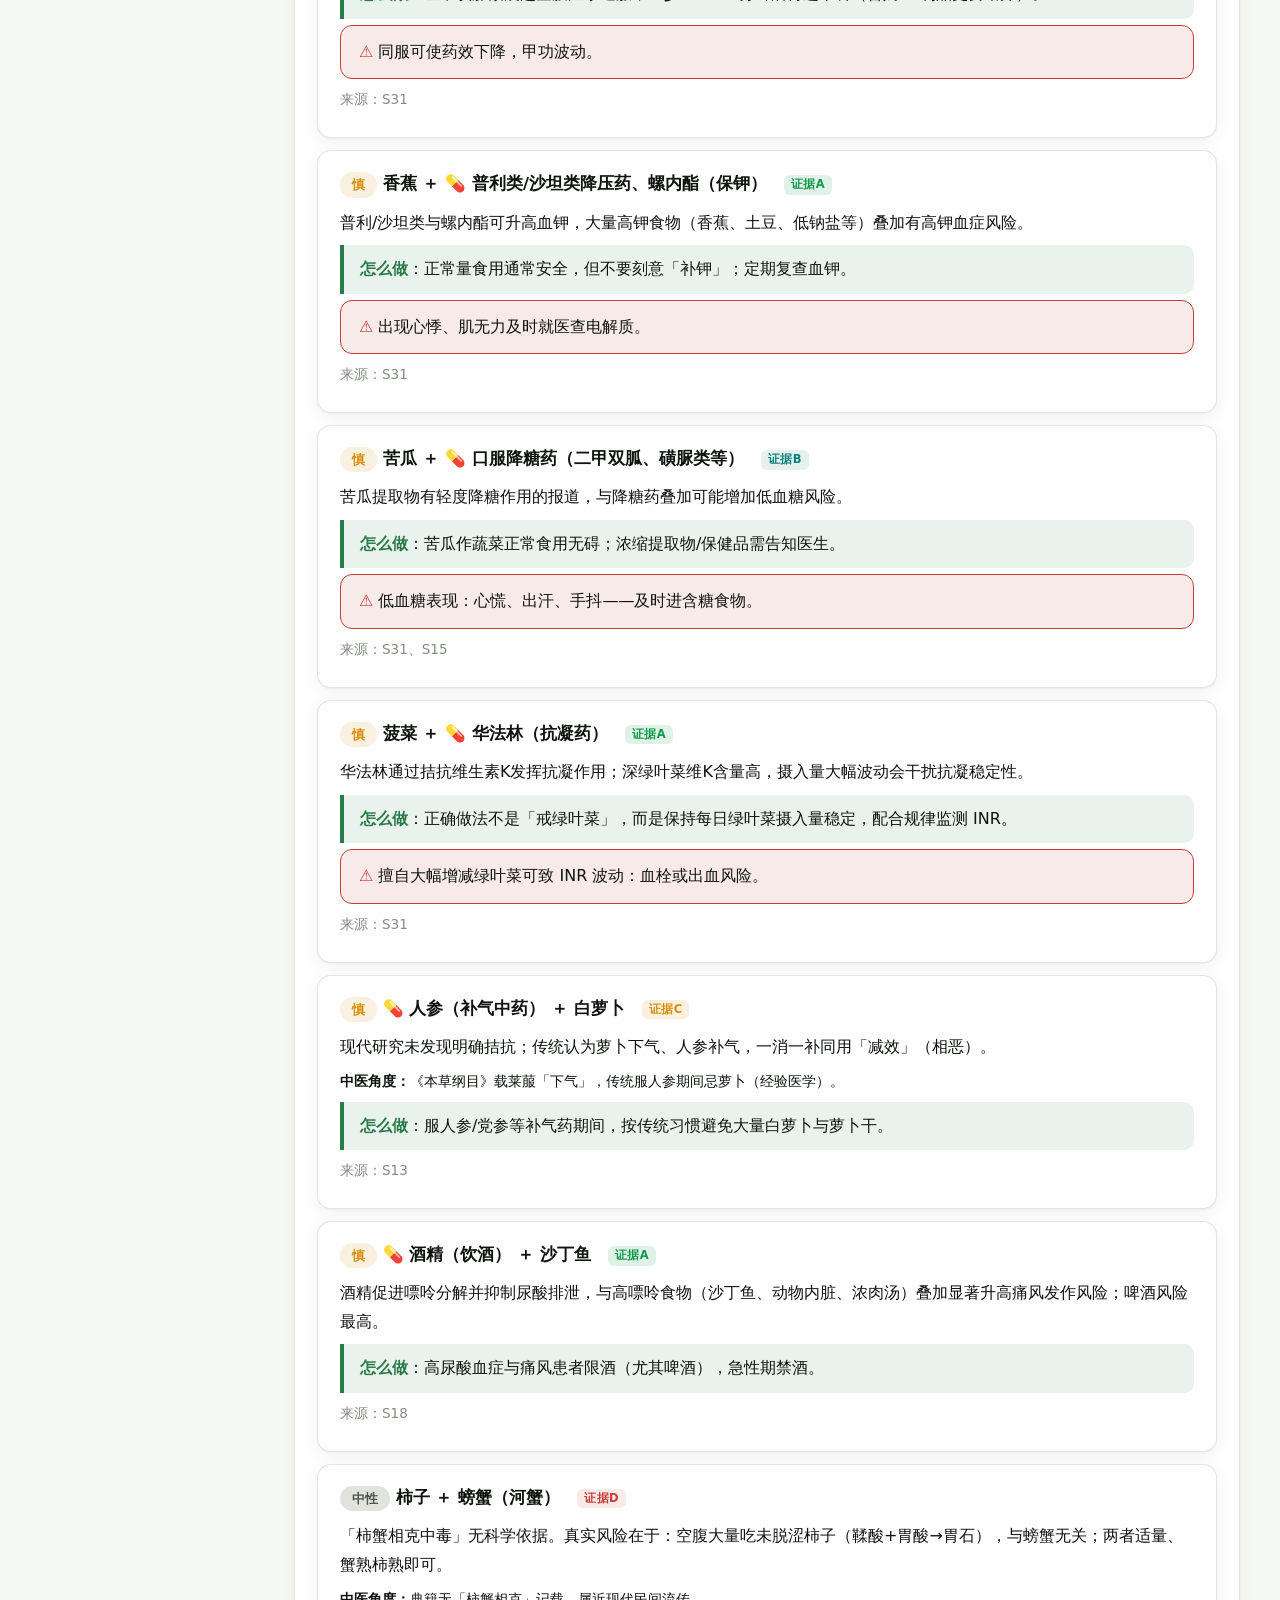
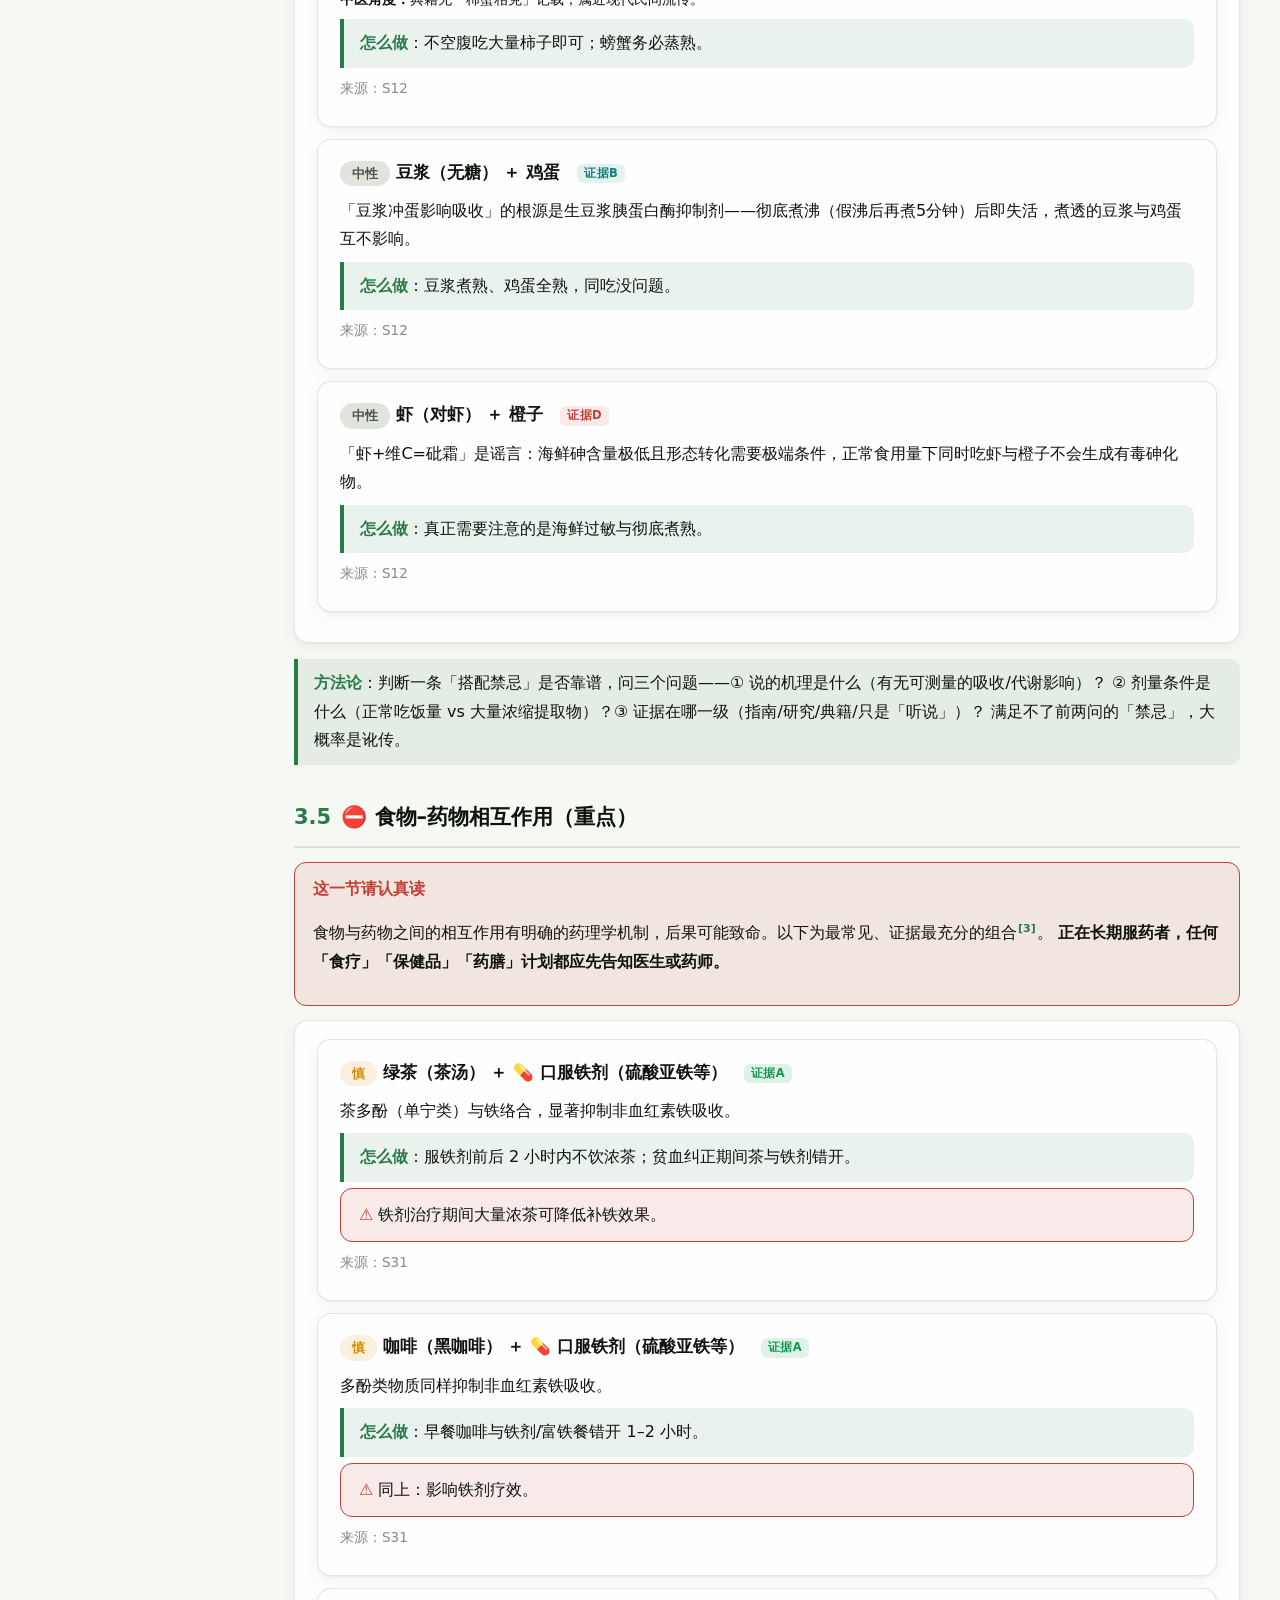
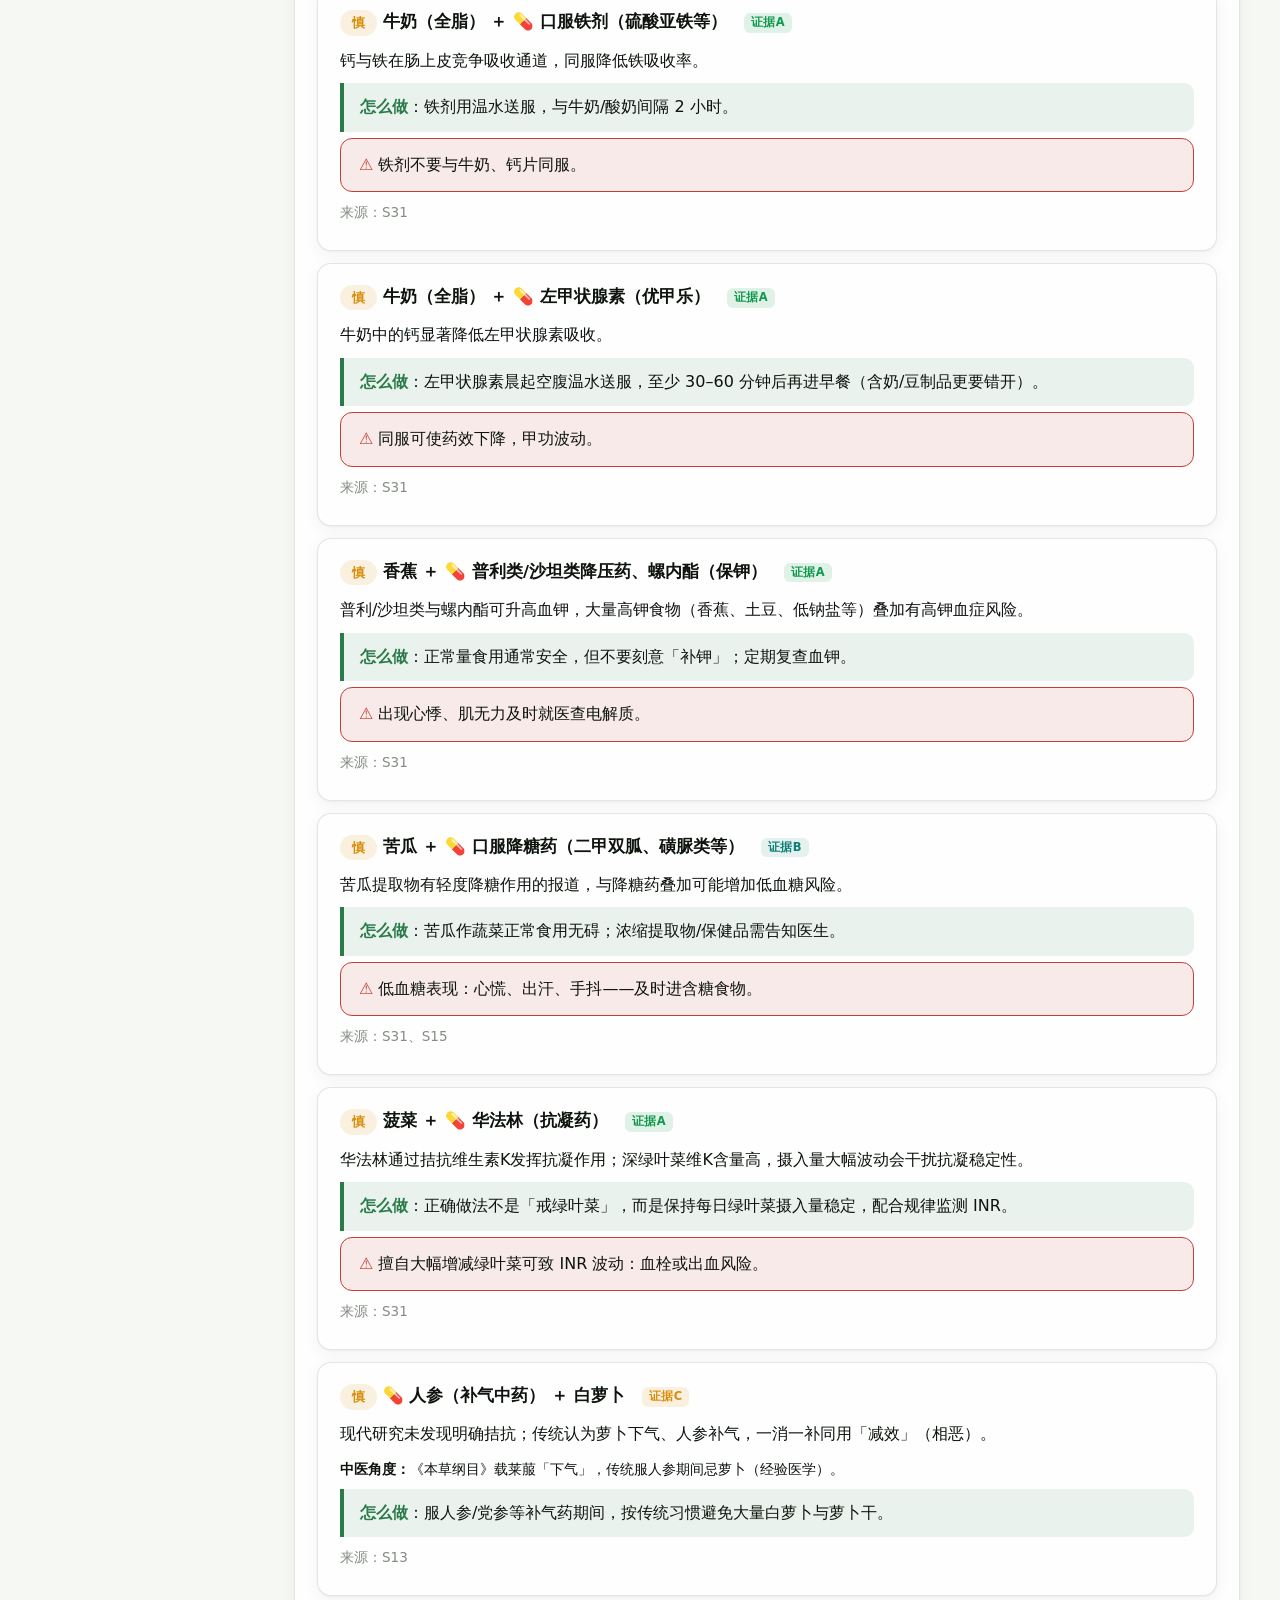
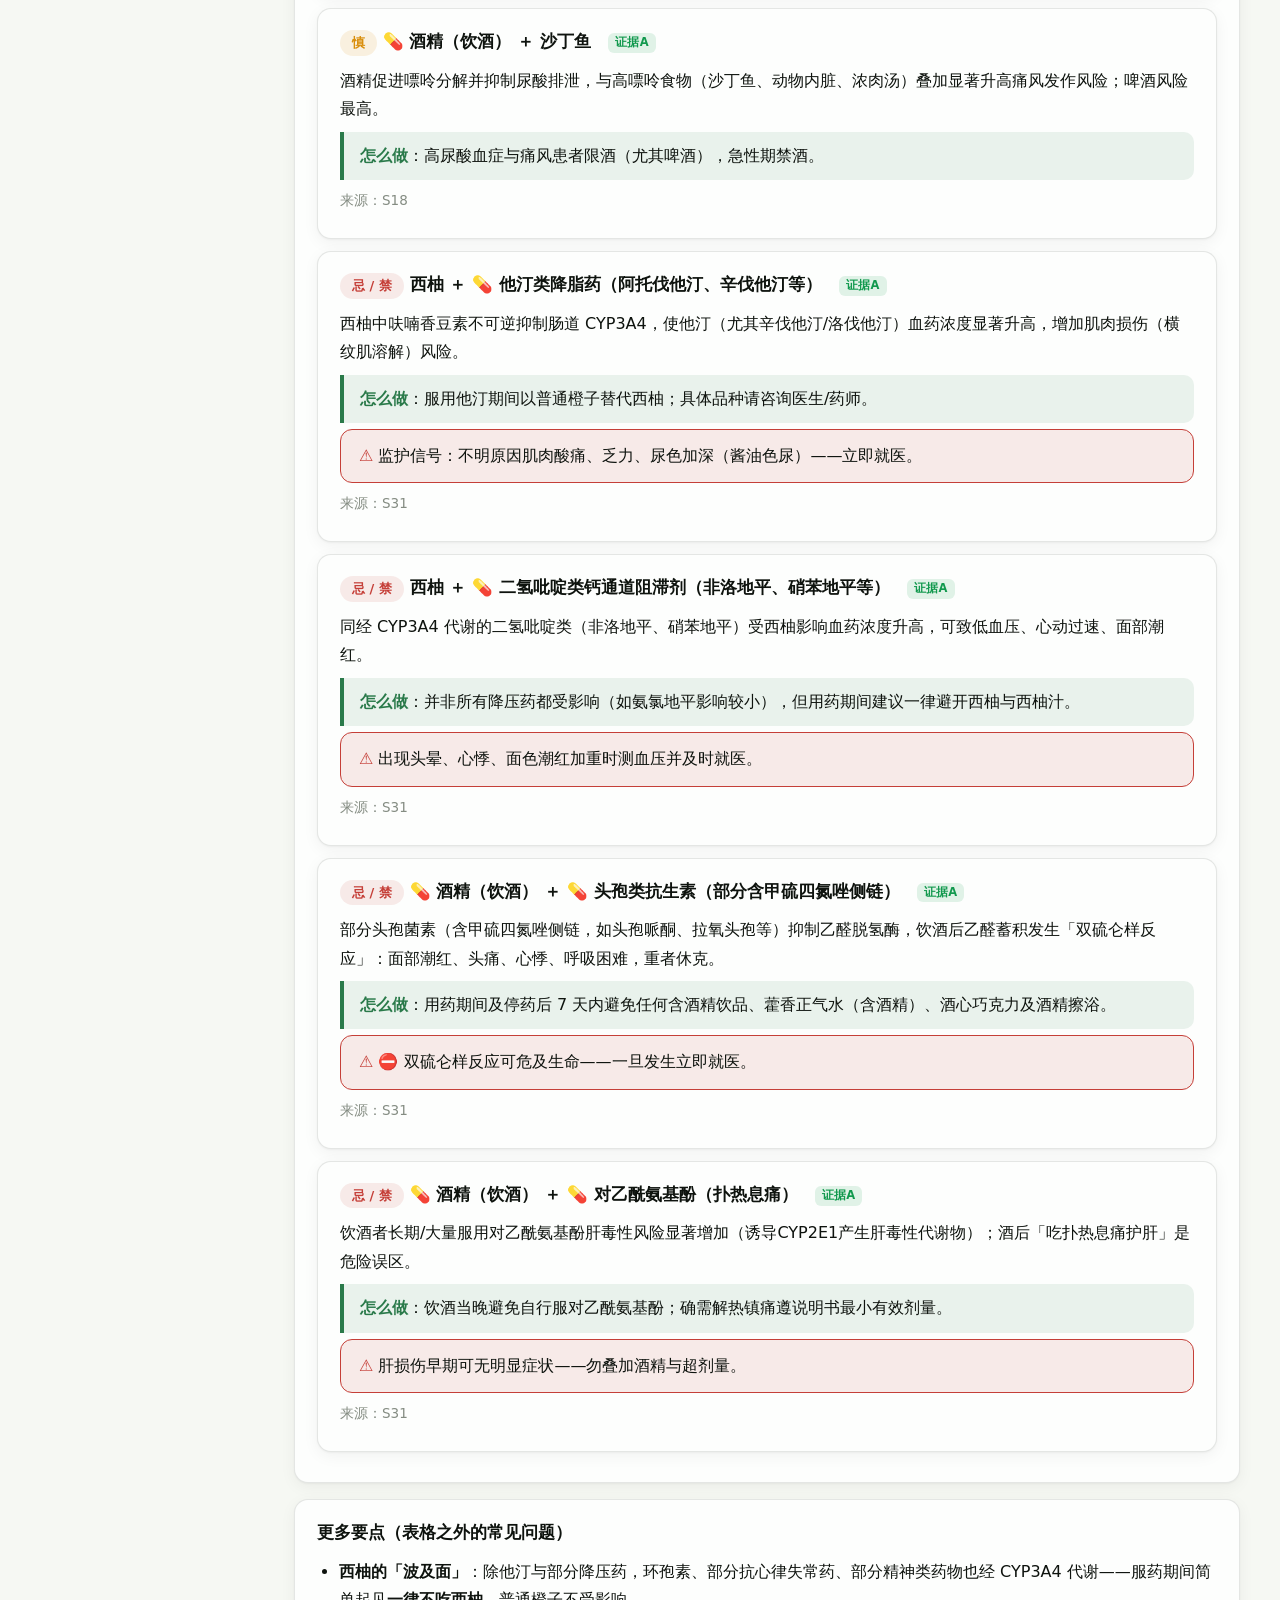
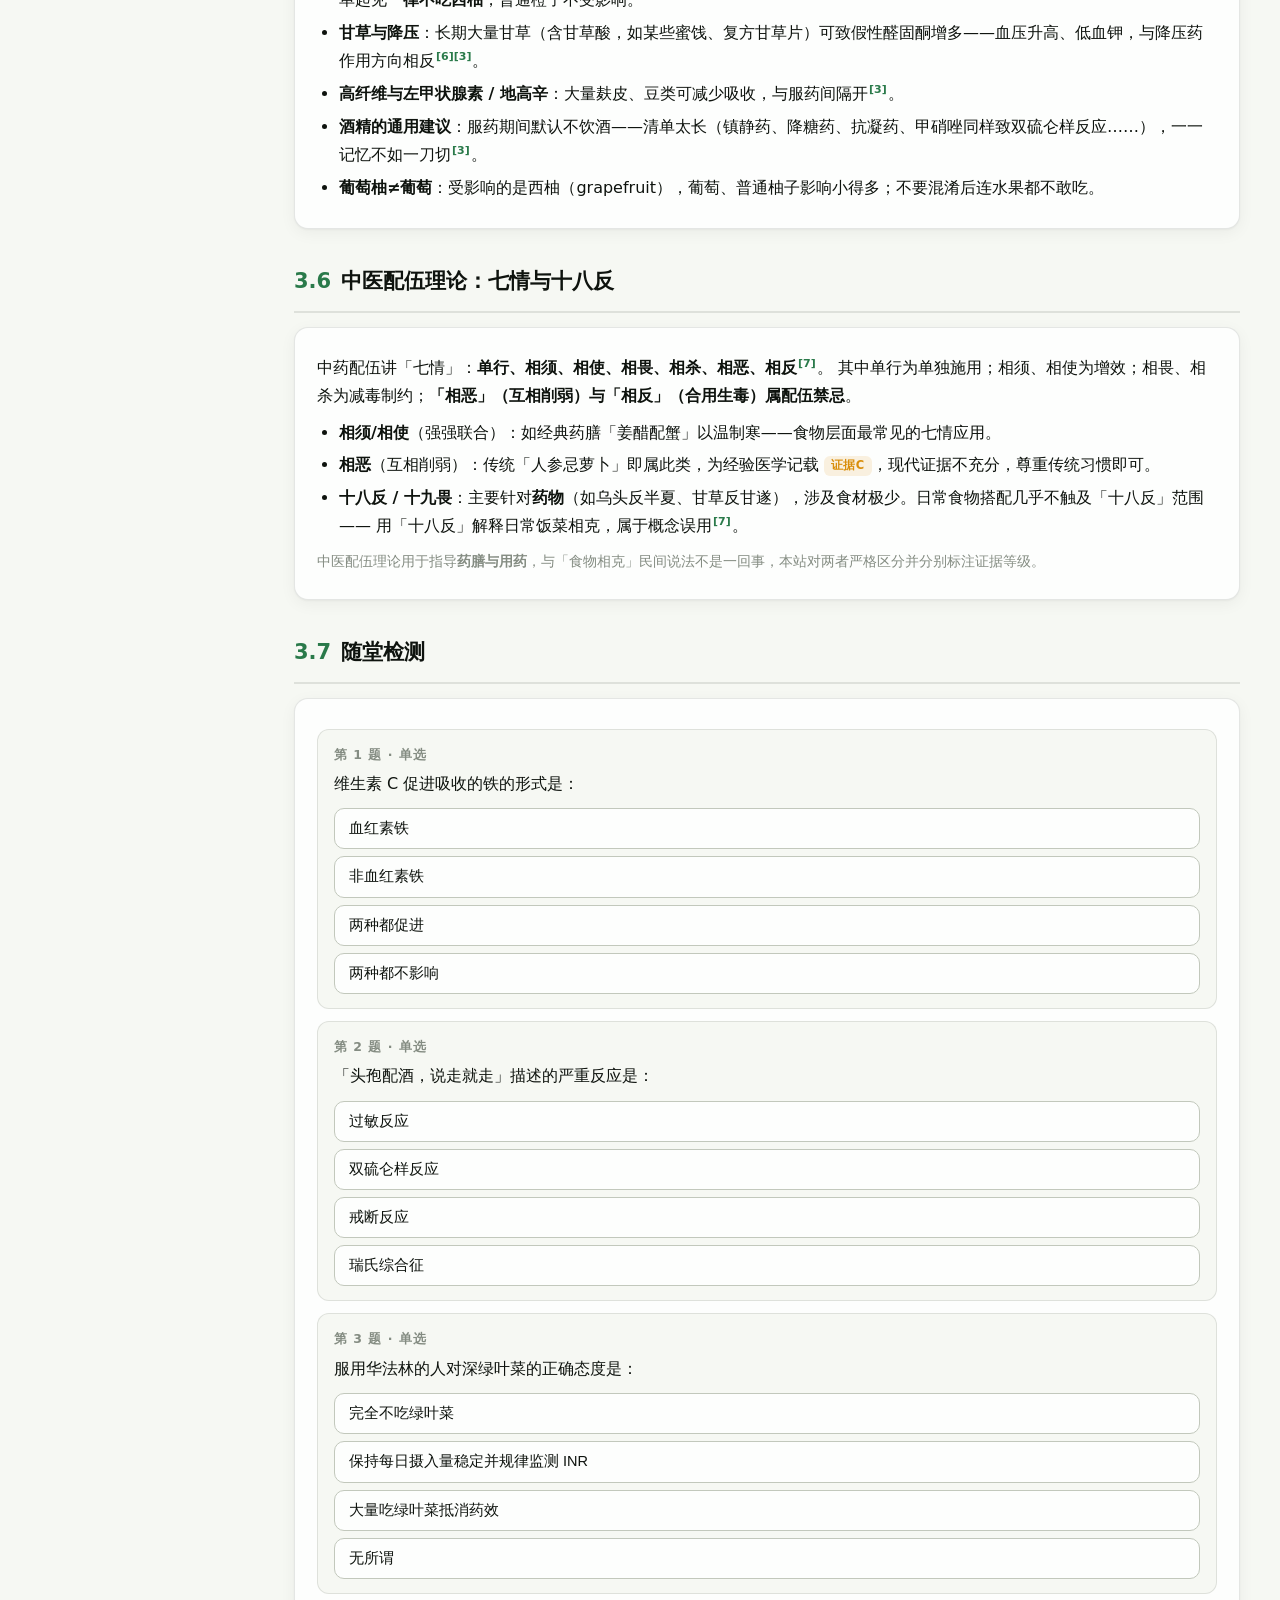
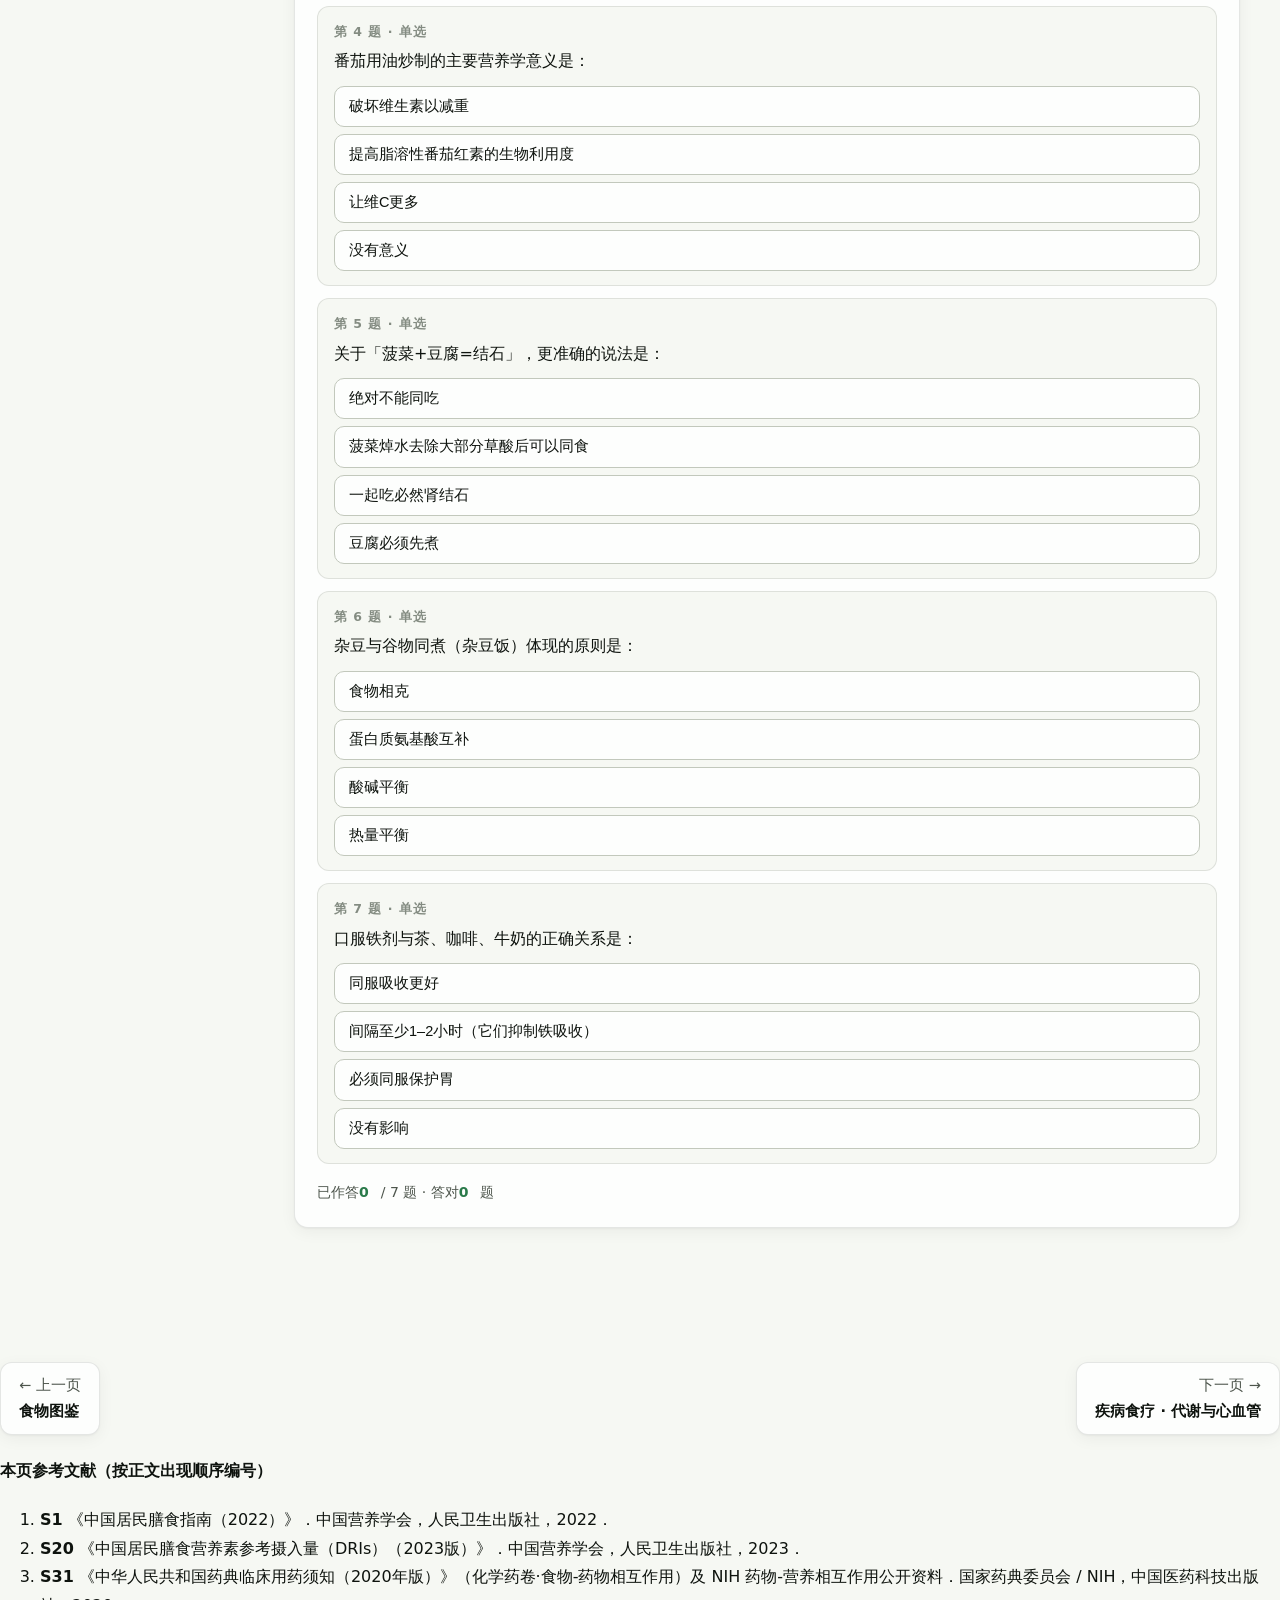
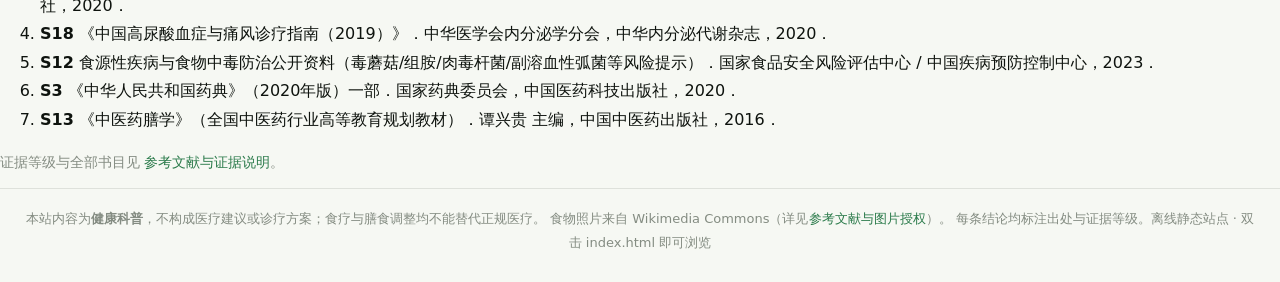
<file: pairing.html>
<!DOCTYPE html>
<html lang="zh-CN">
<head>
<meta charset="UTF-8">
<meta name="viewport" content="width=device-width, initial-scale=1.0">
<title>食物搭配宜忌 · 食物与健康</title>
<link rel="stylesheet" href="assets/style.css">
</head>
<body>
<nav class="topnav" id="topnav"></nav>
<div id="compatBanner" style="display:none"></div>
<script>
/* 兼容性自检（纯 ES5） */
(function () {
  var errs = [];
  window.onerror = function (m, s, l) { errs.push(String(m) + ' @' + String(s || '').split('/').pop() + ':' + l); return false; };
  function show() {
    var el = document.getElementById('compatBanner');
    if (!el) return;
    var msg = '';
    if (typeof HUI === 'undefined' && !window.HUI) {
      msg = '交互组件库 assets/healthui.js 未能加载：请确认 assets 文件夹完整，并从 index.html 进入。';
    } else if (errs.length) {
      msg = '页面脚本报错：' + errs.slice(0, 2).join('；');
    }
    if (msg) {
      el.style.cssText = 'display:block;position:fixed;left:0;right:0;bottom:0;z-index:9999;background:#d03b3b;color:#fff;padding:10px 18px;font-size:14px;line-height:1.7';
      el.innerHTML = '⚠ 本页交互内容无法运行 —— ' + msg + ' 若仍异常，请改用 Chrome 或新版 Edge 浏览器打开本页。';
    }
  }
  if (document.readyState === 'complete') { show(); } else if (window.addEventListener) { window.addEventListener('load', show); }
})();
</script>

<div class="layout">
  <aside class="toc" id="toc"></aside>
  <main>
    <div class="chapter-hero">
      <div class="hero-emoji">🧂</div>
      <div class="ch-no">第 3 章 · 食物与搭配</div>
      <h1>食物搭配宜忌</h1>
      <p>「食物相克」绝大多数缺乏科学依据；真正值得记住的搭配问题只有三类：<b>营养素之间的吸收干扰</b>、
      <b>食物与药物的相互作用</b>，以及<b>烹调处理是否正确</b><sup class="cite" data-src="S1,S20,S31"></sup>。
      本页用查询器把常见组合的机理讲清楚，每条结论标注证据等级。</p>
    </div>

    <section class="topic" id="s1">
      <h2><span class="secno">3.1</span> 协同与拮抗：机理总论</h2>
      <div class="grid2">
        <div class="card">
          <h3><span class="tag">协同</span>「1 + 1 &gt; 2」的搭配</h3>
          <ul>
            <li><b>维生素 C + 非血红素铁</b>：维C将三价铁还原为更易吸收的亚铁态，同餐促进吸收<sup class="cite" data-src="S20"></sup>——菠菜配橙子、杂粮配彩椒。</li>
            <li><b>脂肪 + 脂溶性维生素（A/D/E/K、番茄红素、β-胡萝卜素）</b>：同餐有油吸收更好<sup class="cite" data-src="S1"></sup>——胡萝卜用油炒、番茄炖牛腩。</li>
            <li><b>谷类 + 豆类</b>：氨基酸互补（谷缺赖氨酸、豆缺蛋氨酸），提高蛋白质生物学价值<sup class="cite" data-src="S1"></sup>——杂豆饭、豆浆配全麦面包。</li>
            <li><b>蛋白质分散到三餐</b>：比集中一餐更利于肌肉合成（尤其老年人）<sup class="cite" data-src="S20"></sup>。</li>
          </ul>
        </div>
        <div class="card">
          <h3><span class="tag">拮抗</span>影响吸收或安全的组合</h3>
          <ul>
            <li><b>草酸 / 植酸 / 单宁 + 矿物质</b>：抑制钙、铁、锌吸收——菠菜豆腐（焯水解决）、浓茶配补铁餐（错开时间）<sup class="cite" data-src="S20"></sup>。</li>
            <li><b>钙 + 铁</b>：肠上皮竞争吸收通道，补铁剂不与牛奶/钙片同服<sup class="cite" data-src="S31"></sup>。</li>
            <li><b>食物 × 药物代谢酶</b>：西柚抑制肠道 CYP3A4，使多种药物浓度升高（详见 3.5 节）<sup class="cite" data-src="S31"></sup>。</li>
            <li><b>酒精</b>：与头孢（双硫仑样反应）、对乙酰氨基酚（肝损伤）、降糖药（低血糖）、痛风（尿酸升高）等多类药物/疾病相互作用<sup class="cite" data-src="S31,S18"></sup>。</li>
          </ul>
        </div>
      </div>
      <div class="warn"><b>「食物相克表」的真相</b>：流传的数百种「相克组合」在人群实验中均未得到证实；
      历史上正规机构做过相关试食实验（如蟹柿同食），未发现中毒<sup class="cite" data-src="S12"></sup>。
      个体不适多源于<b>食物不洁、过敏、过量、疾病本身或药物作用</b>，而非「相克」。
      真正会「相克」的是<b>食物与药物</b>——这一节请重点看 3.5。</div>
    </section>

    <section class="topic" id="s2">
      <h2><span class="secno">3.2</span> 🔍 配对查询器</h2>
      <div id="pairFinder"></div>
    </section>

    <section class="topic" id="s3">
      <h2><span class="secno">3.3</span> 推荐搭配精选</h2>
      <div class="card"><div id="goodList"></div></div>
    </section>

    <section class="topic" id="s4">
      <h2><span class="secno">3.4</span> 「忌搭配」科学辨析（含辟谣）</h2>
      <div class="card"><div id="debunkList"></div></div>
      <div class="keypoint"><b>方法论</b>：判断一条「搭配禁忌」是否靠谱，问三个问题——① 说的机理是什么（有无可测量的吸收/代谢影响）？
      ② 剂量条件是什么（正常吃饭量 vs 大量浓缩提取物）？③ 证据在哪一级（指南/研究/典籍/只是「听说」）？
      满足不了前两问的「禁忌」，大概率是讹传。</div>
    </section>

    <section class="topic" id="s5">
      <h2><span class="secno">3.5</span> ⛔ 食物–药物相互作用（重点）</h2>
      <div class="danger">
        <span class="dt">这一节请认真读</span>
        <p>食物与药物之间的相互作用有明确的药理学机制，后果可能致命。以下为最常见、证据最充分的组合<sup class="cite" data-src="S31"></sup>。
        <b>正在长期服药者，任何「食疗」「保健品」「药膳」计划都应先告知医生或药师。</b></p>
      </div>
      <div class="card"><div id="drugList"></div></div>
      <div class="card">
        <h3>更多要点（表格之外的常见问题）</h3>
        <ul>
          <li><b>西柚的「波及面」</b>：除他汀与部分降压药，环孢素、部分抗心律失常药、部分精神类药物也经 CYP3A4 代谢——服药期间简单起见<b>一律不吃西柚</b>，普通橙子不受影响。</li>
          <li><b>甘草与降压</b>：长期大量甘草（含甘草酸，如某些蜜饯、复方甘草片）可致假性醛固酮增多——血压升高、低血钾，与降压药作用方向相反<sup class="cite" data-src="S3,S31"></sup>。</li>
          <li><b>高纤维与左甲状腺素 / 地高辛</b>：大量麸皮、豆类可减少吸收，与服药间隔开<sup class="cite" data-src="S31"></sup>。</li>
          <li><b>酒精的通用建议</b>：服药期间默认不饮酒——清单太长（镇静药、降糖药、抗凝药、甲硝唑同样致双硫仑样反应……），一一记忆不如一刀切<sup class="cite" data-src="S31"></sup>。</li>
          <li><b>葡萄柚≠葡萄</b>：受影响的是西柚（grapefruit），葡萄、普通柚子影响小得多；不要混淆后连水果都不敢吃。</li>
        </ul>
      </div>
    </section>

    <section class="topic" id="s6">
      <h2><span class="secno">3.6</span> 中医配伍理论：七情与十八反</h2>
      <div class="card">
        <p>中药配伍讲「七情」：<b>单行、相须、相使、相畏、相杀、相恶、相反</b><sup class="cite" data-src="S13"></sup>。
        其中单行为单独施用；相须、相使为增效；相畏、相杀为减毒制约；<b>「相恶」（互相削弱）与「相反」（合用生毒）属配伍禁忌</b>。</p>
        <ul>
          <li><b>相须/相使</b>（强强联合）：如经典药膳「姜醋配蟹」以温制寒——食物层面最常见的七情应用。</li>
          <li><b>相恶</b>（互相削弱）：传统「人参忌萝卜」即属此类，为经验医学记载 <span class="level-badge lc">证据C</span>，现代证据不充分，尊重传统习惯即可。</li>
          <li><b>十八反 / 十九畏</b>：主要针对<b>药物</b>（如乌头反半夏、甘草反甘遂），涉及食材极少。日常食物搭配几乎不触及「十八反」范围——
          用「十八反」解释日常饭菜相克，属于概念误用<sup class="cite" data-src="S13"></sup>。</li>
        </ul>
        <p class="small muted">中医配伍理论用于指导<b>药膳与用药</b>，与「食物相克」民间说法不是一回事，本站对两者严格区分并分别标注证据等级。</p>
      </div>
    </section>

    <section class="topic" id="s7">
      <h2><span class="secno">3.7</span> 随堂检测</h2>
      <div class="card"><div id="quiz1"></div></div>
    </section>
  </main>
</div>

<script src="assets/healthui.js"></script>
<script src="assets/img/credits.js"></script>
<script src="assets/data.js"></script>
<script>
HUI.renderNav('pairing.html');
HUI.footer();
HUI.pager('pairing.html');
HUI.progress('pairing.html');

document.getElementById('toc').innerHTML = '<div class="toc-title">本章目录</div>' +
  ['s1|3.1 协同与拮抗机理', 's2|3.2 配对查询器', 's3|3.3 推荐搭配', 's4|3.4 忌搭配辨析', 's5|3.5 食物×药物 ⚠', 's6|3.6 七情与十八反', 's7|3.7 随堂检测']
    .map(x => { const p = x.split('|'); return '<a href="#' + p[0] + '">' + p[1] + '</a>'; }).join('');

(function () {
  const D = window.HDATA;
  const nameOf = id => {
    const f = HUI.foodById(id);
    if (f) return f.name;
    const d = (D.DRUGS || []).find(x => x.id === id);
    return d ? '💊 ' + d.name : id;
  };
  const card = (p, cls) => `
    <div class="card" style="margin-bottom:12px">
      <h3>${HUI.verdictBadge(p.verdict)} ${HUI.esc(nameOf(p.a))} ＋ ${HUI.esc(nameOf(p.b))}　${HUI.badgeLevel(p.level)}</h3>
      <p>${p.modern}</p>
      ${p.tcm ? `<p class="small"><b>中医角度：</b>${HUI.esc(p.tcm)}</p>` : ''}
      ${p.tip ? `<div class="keypoint" style="margin:6px 0"><b>怎么做</b>：${HUI.esc(p.tip)}</div>` : ''}
      ${p.drugWarn ? `<div class="danger" style="margin:6px 0"><span class="dt">⚠</span> ${HUI.esc(p.drugWarn)}</div>` : ''}
      <p class="small muted">来源：${(p.src || []).join('、')}</p>
    </div>`;

  const good = D.PAIRS.filter(p => p.verdict === 'good');
  const debunk = D.PAIRS.filter(p => p.verdict === 'caution' || p.verdict === 'neutral');
  const drug = D.PAIRS.filter(p => p.verdict === 'bad' || (D.DRUGS || []).some(d => d.id === p.a || d.id === p.b));

  document.getElementById('goodList').innerHTML = good.map(p => card(p)).join('');
  document.getElementById('debunkList').innerHTML = debunk.map(p => card(p)).join('');
  document.getElementById('drugList').innerHTML = drug.map(p => card(p)).join('');

  HUI.pairFinder('pairFinder');
  if (D.QUIZ_BANK && D.QUIZ_BANK.pairing && D.QUIZ_BANK.pairing.length) {
    HUI.quiz('quiz1', D.QUIZ_BANK.pairing, { id: 'pairing' });
  }
  HUI.cite();
})();
</script>
</body>
</html>
</file>
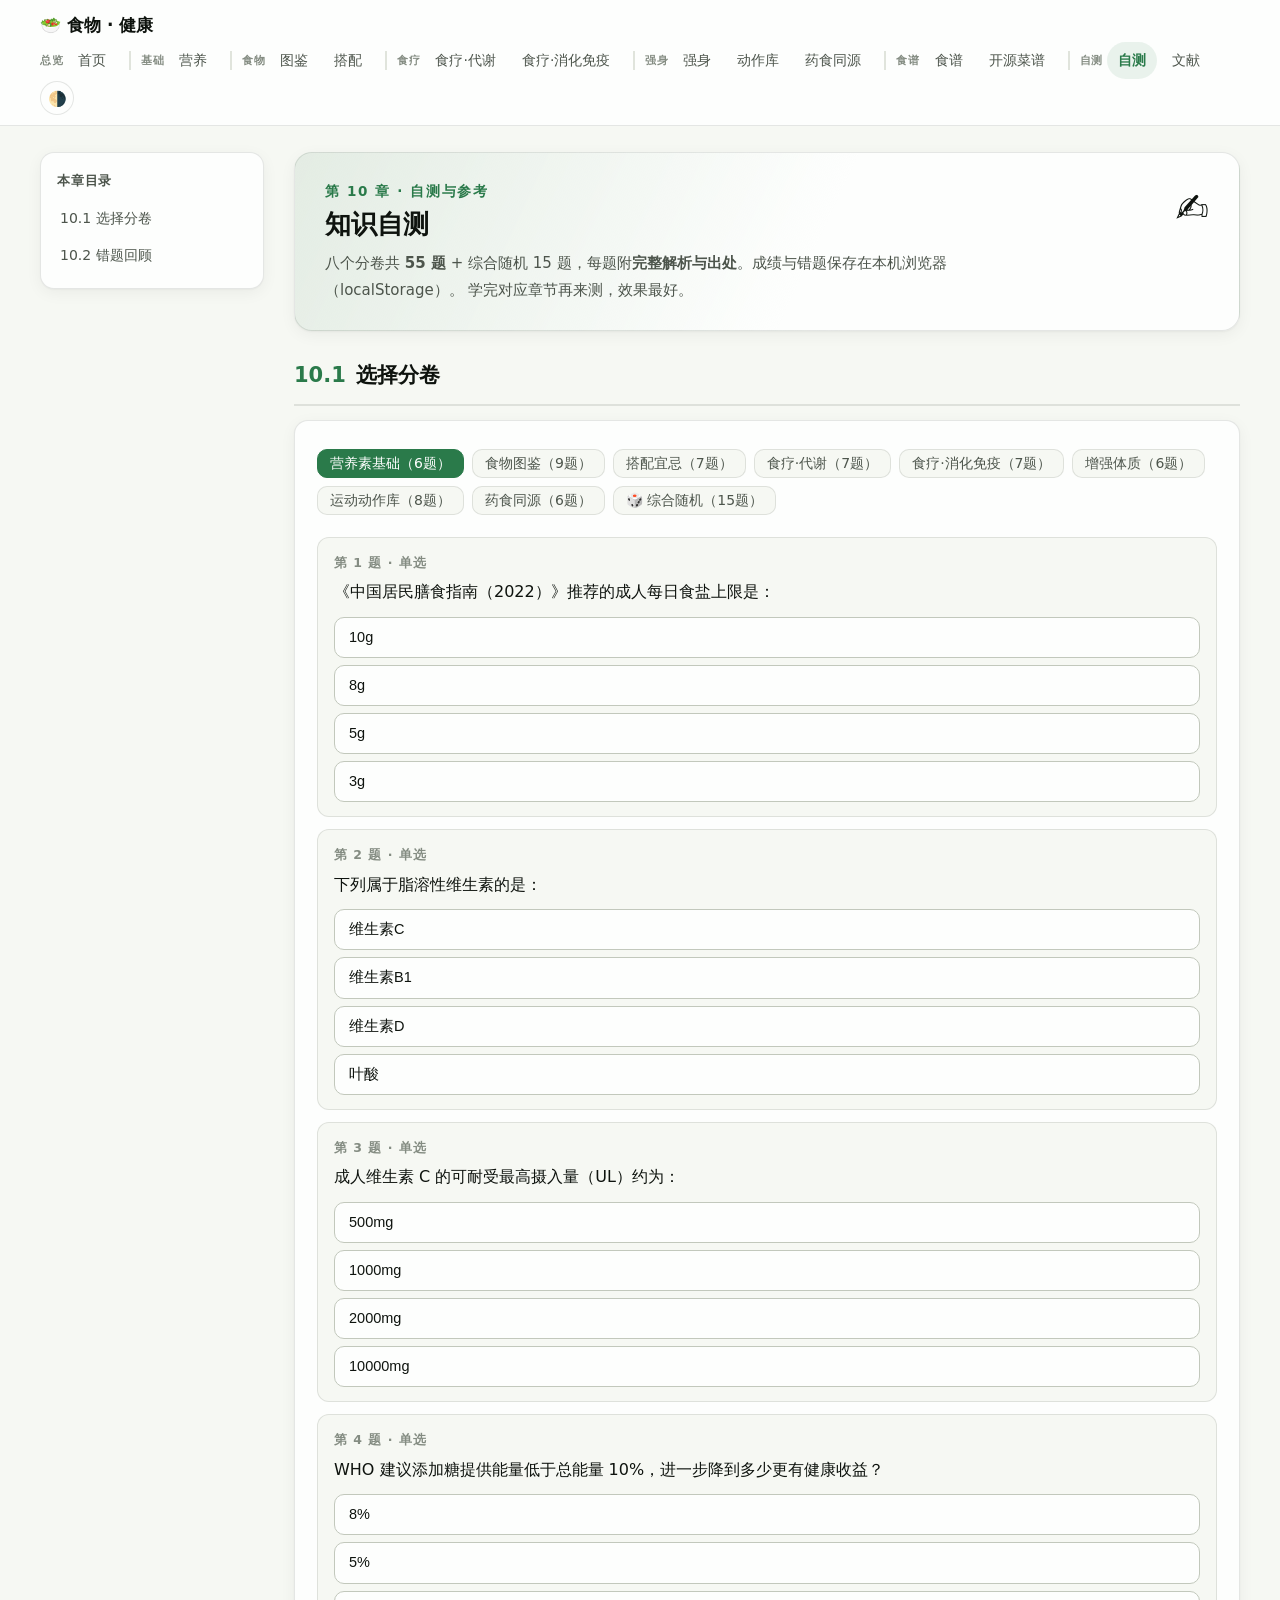
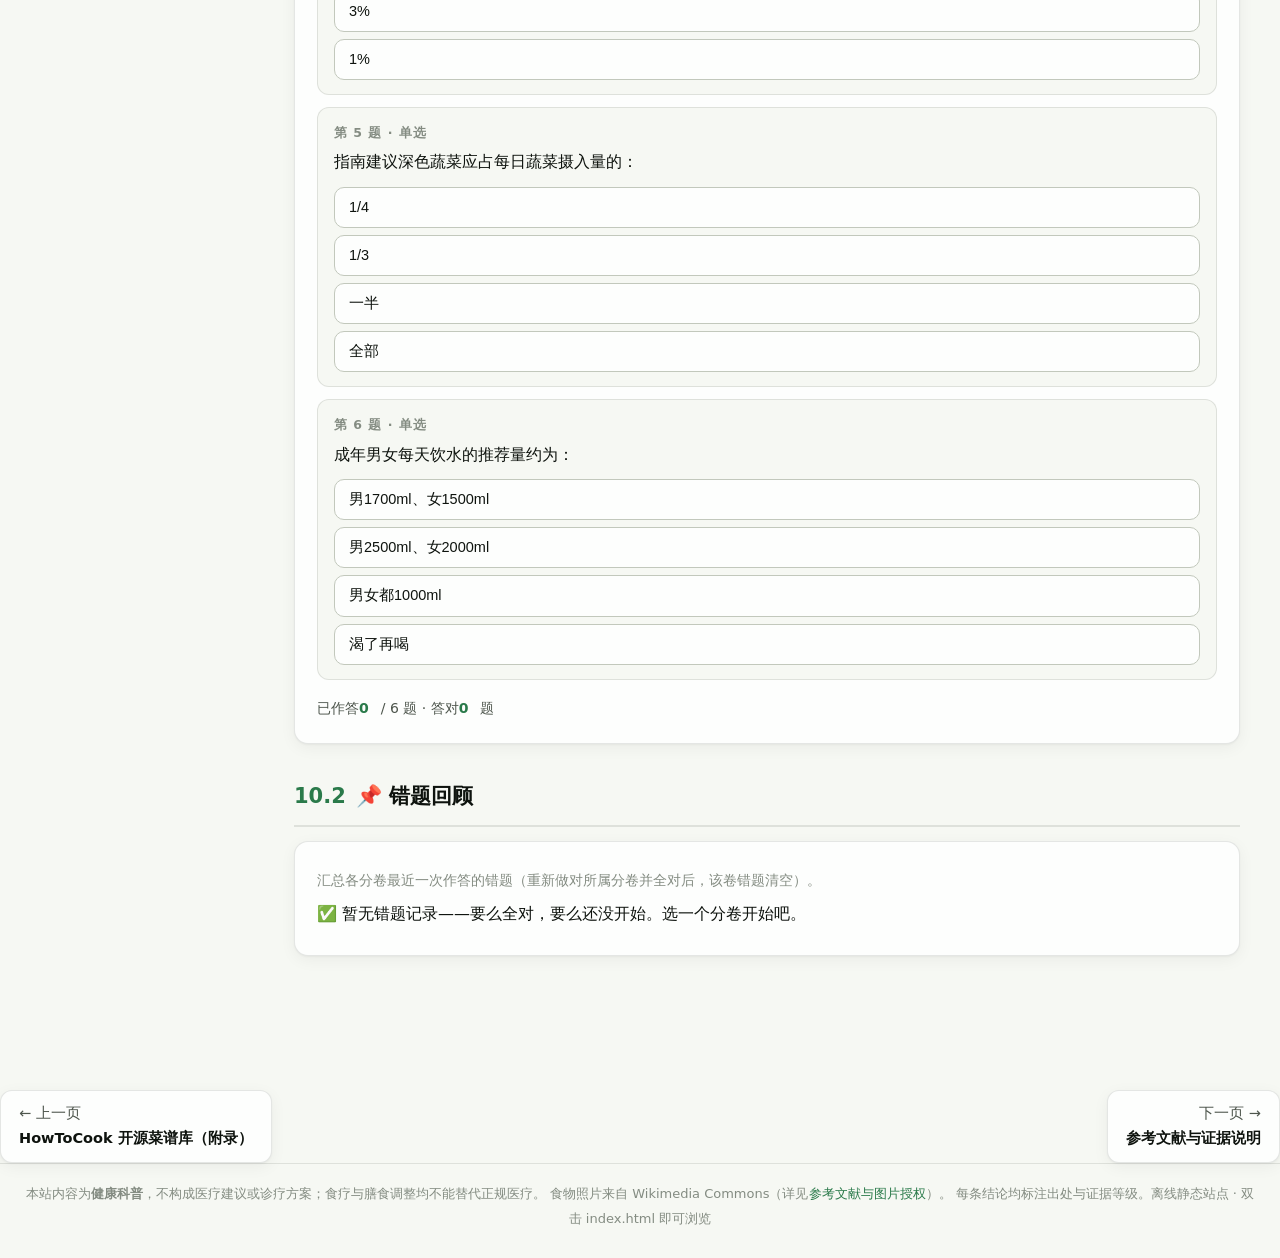
<file: quiz.html>
<!DOCTYPE html>
<html lang="zh-CN">
<head>
<meta charset="UTF-8">
<meta name="viewport" content="width=device-width, initial-scale=1.0">
<title>知识自测 · 食物与健康</title>
<link rel="stylesheet" href="assets/style.css">
</head>
<body>
<nav class="topnav" id="topnav"></nav>
<div id="compatBanner" style="display:none"></div>
<script>
/* 兼容性自检（纯 ES5） */
(function () {
  var errs = [];
  window.onerror = function (m, s, l) { errs.push(String(m) + ' @' + String(s || '').split('/').pop() + ':' + l); return false; };
  function show() {
    var el = document.getElementById('compatBanner');
    if (!el) return;
    var msg = '';
    if (typeof HUI === 'undefined' && !window.HUI) {
      msg = '交互组件库 assets/healthui.js 未能加载：请确认 assets 文件夹完整，并从 index.html 进入。';
    } else if (errs.length) {
      msg = '页面脚本报错：' + errs.slice(0, 2).join('；');
    }
    if (msg) {
      el.style.cssText = 'display:block;position:fixed;left:0;right:0;bottom:0;z-index:9999;background:#d03b3b;color:#fff;padding:10px 18px;font-size:14px;line-height:1.7';
      el.innerHTML = '⚠ 本页交互内容无法运行 —— ' + msg + ' 若仍异常，请改用 Chrome 或新版 Edge 浏览器打开本页。';
    }
  }
  if (document.readyState === 'complete') { show(); } else if (window.addEventListener) { window.addEventListener('load', show); }
})();
</script>

<div class="layout">
  <aside class="toc" id="toc"></aside>
  <main>
    <div class="chapter-hero">
      <div class="hero-emoji">✍️</div>
      <div class="ch-no">第 10 章 · 自测与参考</div>
      <h1>知识自测</h1>
      <p>八个分卷共 <b>55 题</b> + 综合随机 15 题，每题附<b>完整解析与出处</b>。成绩与错题保存在本机浏览器（localStorage）。
      学完对应章节再来测，效果最好。</p>
    </div>

    <section class="topic" id="s1">
      <h2><span class="secno">10.1</span> 选择分卷</h2>
      <div class="card">
        <div id="bankChips"></div>
        <div id="quiz1" style="margin-top:14px"></div>
      </div>
    </section>

    <section class="topic" id="s2">
      <h2><span class="secno">10.2</span> 📌 错题回顾</h2>
      <div class="card">
        <p class="small muted">汇总各分卷最近一次作答的错题（重新做对所属分卷并全对后，该卷错题清空）。</p>
        <div id="wrongBox"></div>
      </div>
    </section>
  </main>
</div>

<script src="assets/healthui.js"></script>
<script src="assets/img/credits.js"></script>
<script src="assets/data.js"></script>
<script>
HUI.renderNav('quiz.html');
HUI.footer();
HUI.pager('quiz.html');
HUI.progress('quiz.html');

document.getElementById('toc').innerHTML = '<div class="toc-title">本章目录</div>' +
  ['s1|10.1 选择分卷', 's2|10.2 错题回顾'].map(x => { const p = x.split('|'); return '<a href="#' + p[0] + '">' + p[1] + '</a>'; }).join('');

(function () {
  const D = window.HDATA;
  const BANKS = [
    ['nutrient', '营养素基础'], ['foods', '食物图鉴'], ['pairing', '搭配宜忌'],
    ['metabolic', '食疗·代谢'], ['gi', '食疗·消化免疫'], ['fitness', '增强体质'],
    ['exercise', '运动动作库'], ['herbs', '药食同源']
  ];
  let cur = 'nutrient';

  function bankName(k) { const b = BANKS.find(x => x[0] === k); return b ? b[1] : k; }

  function renderChips() {
    const host = document.getElementById('bankChips');
    host.className = 'chips';
    host.innerHTML = BANKS.map(b => {
      const n = (D.QUIZ_BANK[b[0]] || []).length;
      return `<span class="chip btn ${b[0] === cur ? 'on' : ''}" data-b="${b[0]}">${b[1]}（${n}题）</span>`;
    }).join('') + `<span class="chip btn" data-b="__mix">🎲 综合随机（15题）</span>`;
    Array.prototype.forEach.call(host.querySelectorAll('.chip'), c => {
      c.addEventListener('click', () => { cur = c.getAttribute('data-b'); renderChips(); renderQuiz(); });
    });
  }

  function renderQuiz() {
    if (cur === '__mix') {
      const all = [];
      BANKS.forEach(b => (D.QUIZ_BANK[b[0]] || []).forEach(q => all.push(q)));
      for (let i = all.length - 1; i > 0; i--) {
        const j = Math.floor(Math.random() * (i + 1));
        const t = all[i]; all[i] = all[j]; all[j] = t;
      }
      HUI.quiz('quiz1', all.slice(0, 15), { id: 'mix' + (new Date().getDate() || 0) });
      return;
    }
    const items = D.QUIZ_BANK[cur] || [];
    if (!items.length) { document.getElementById('quiz1').innerHTML = '<p class="muted">该分卷题库待补充。</p>'; return; }
    HUI.quiz('quiz1', items, { id: cur });
  }

  function renderWrong() {
    const found = [];
    BANKS.forEach(b => {
      const raw = HUI.store.get('health-wrong-' + b[0]);
      if (!raw) return;
      try {
        const idx = JSON.parse(raw);
        (idx || []).forEach(i => {
          const q = (D.QUIZ_BANK[b[0]] || [])[i];
          if (q) found.push({ bank: b[1], q });
        });
      } catch (e) { }
    });
    const box = document.getElementById('wrongBox');
    if (!found.length) {
      box.innerHTML = '<p>✅ 暂无错题记录——要么全对，要么还没开始。选一个分卷开始吧。</p>';
      return;
    }
    box.innerHTML = found.map(f => `
      <div class="q-item">
        <div class="q-head">${HUI.esc(f.bank)} · 错题</div>
        <div class="q-text">${f.q.q}</div>
        <div class="q-exp show"><b class="y">✓ 正确答案：${'ABCD'[f.q.ans]}</b>　${f.q.exp}</div>
      </div>`).join('');
  }

  renderChips();
  renderQuiz();
  renderWrong();
})();
</script>
</body>
</html>
</file>
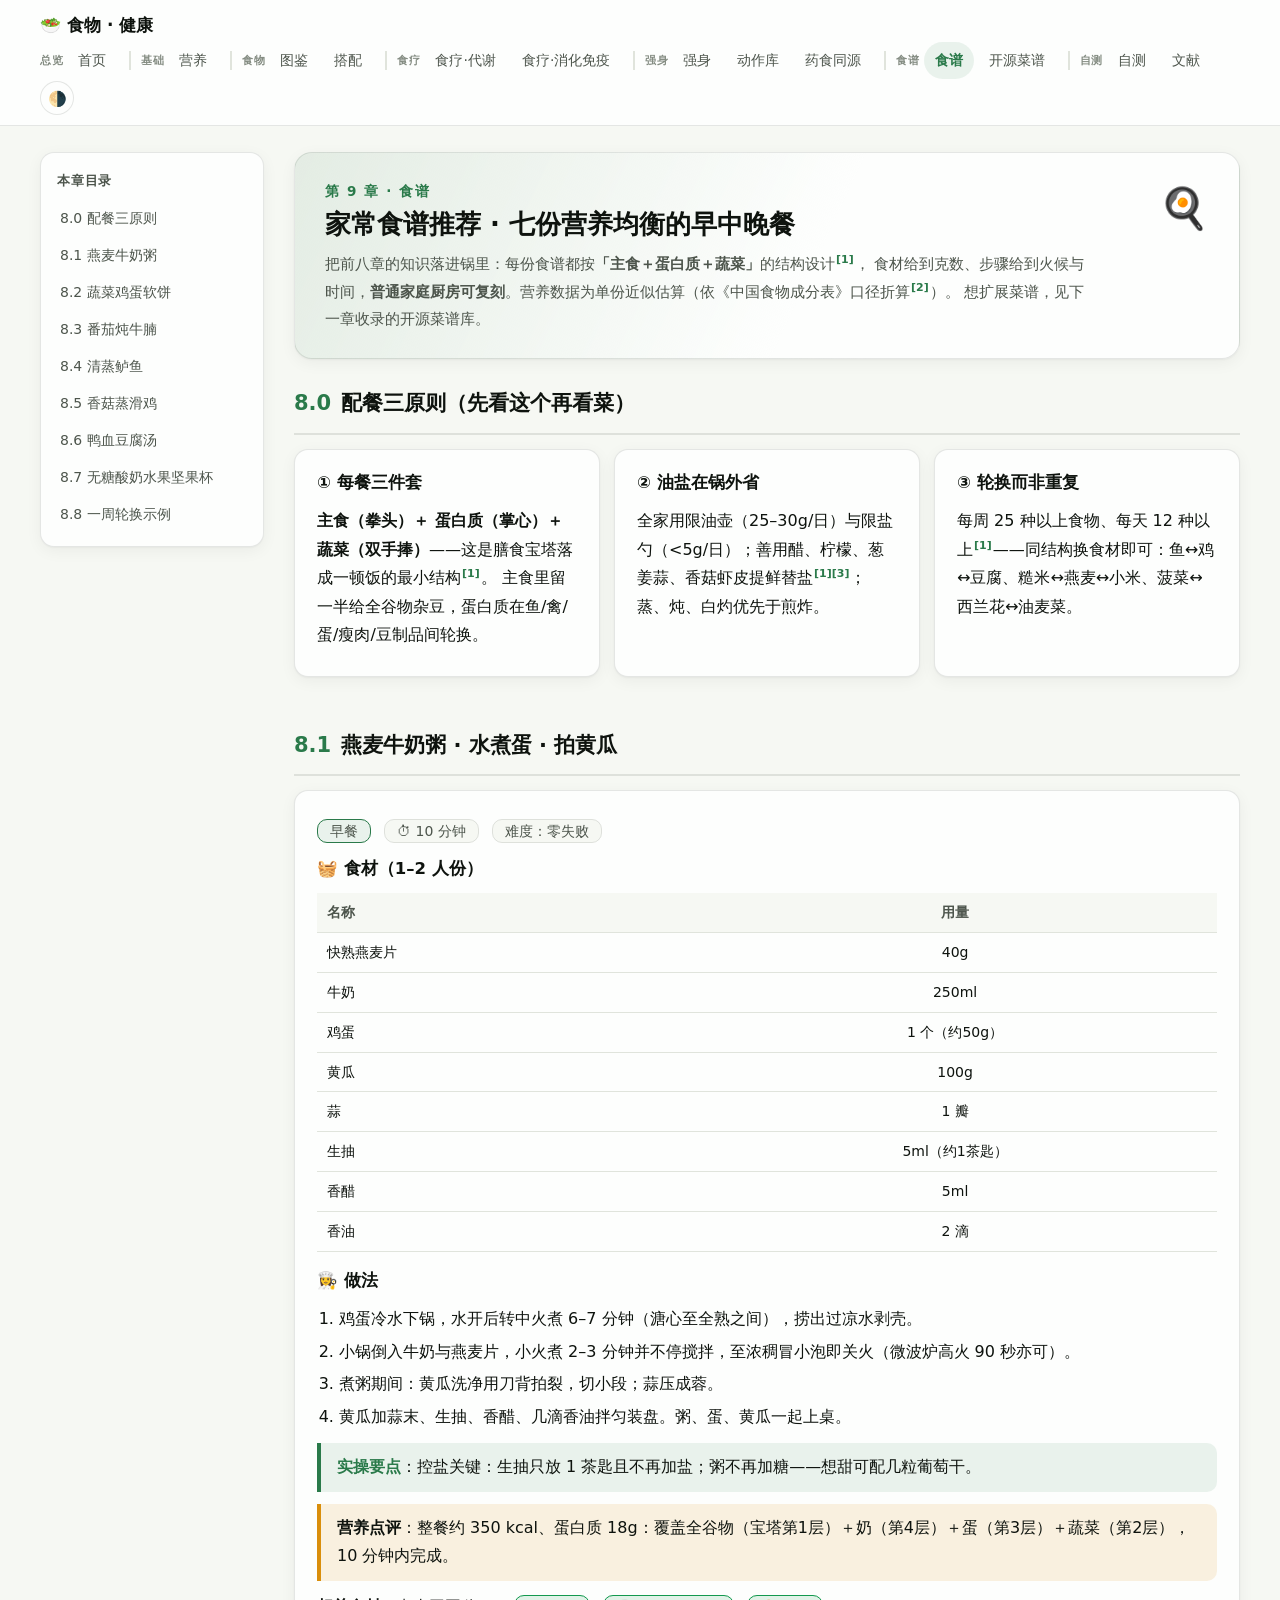
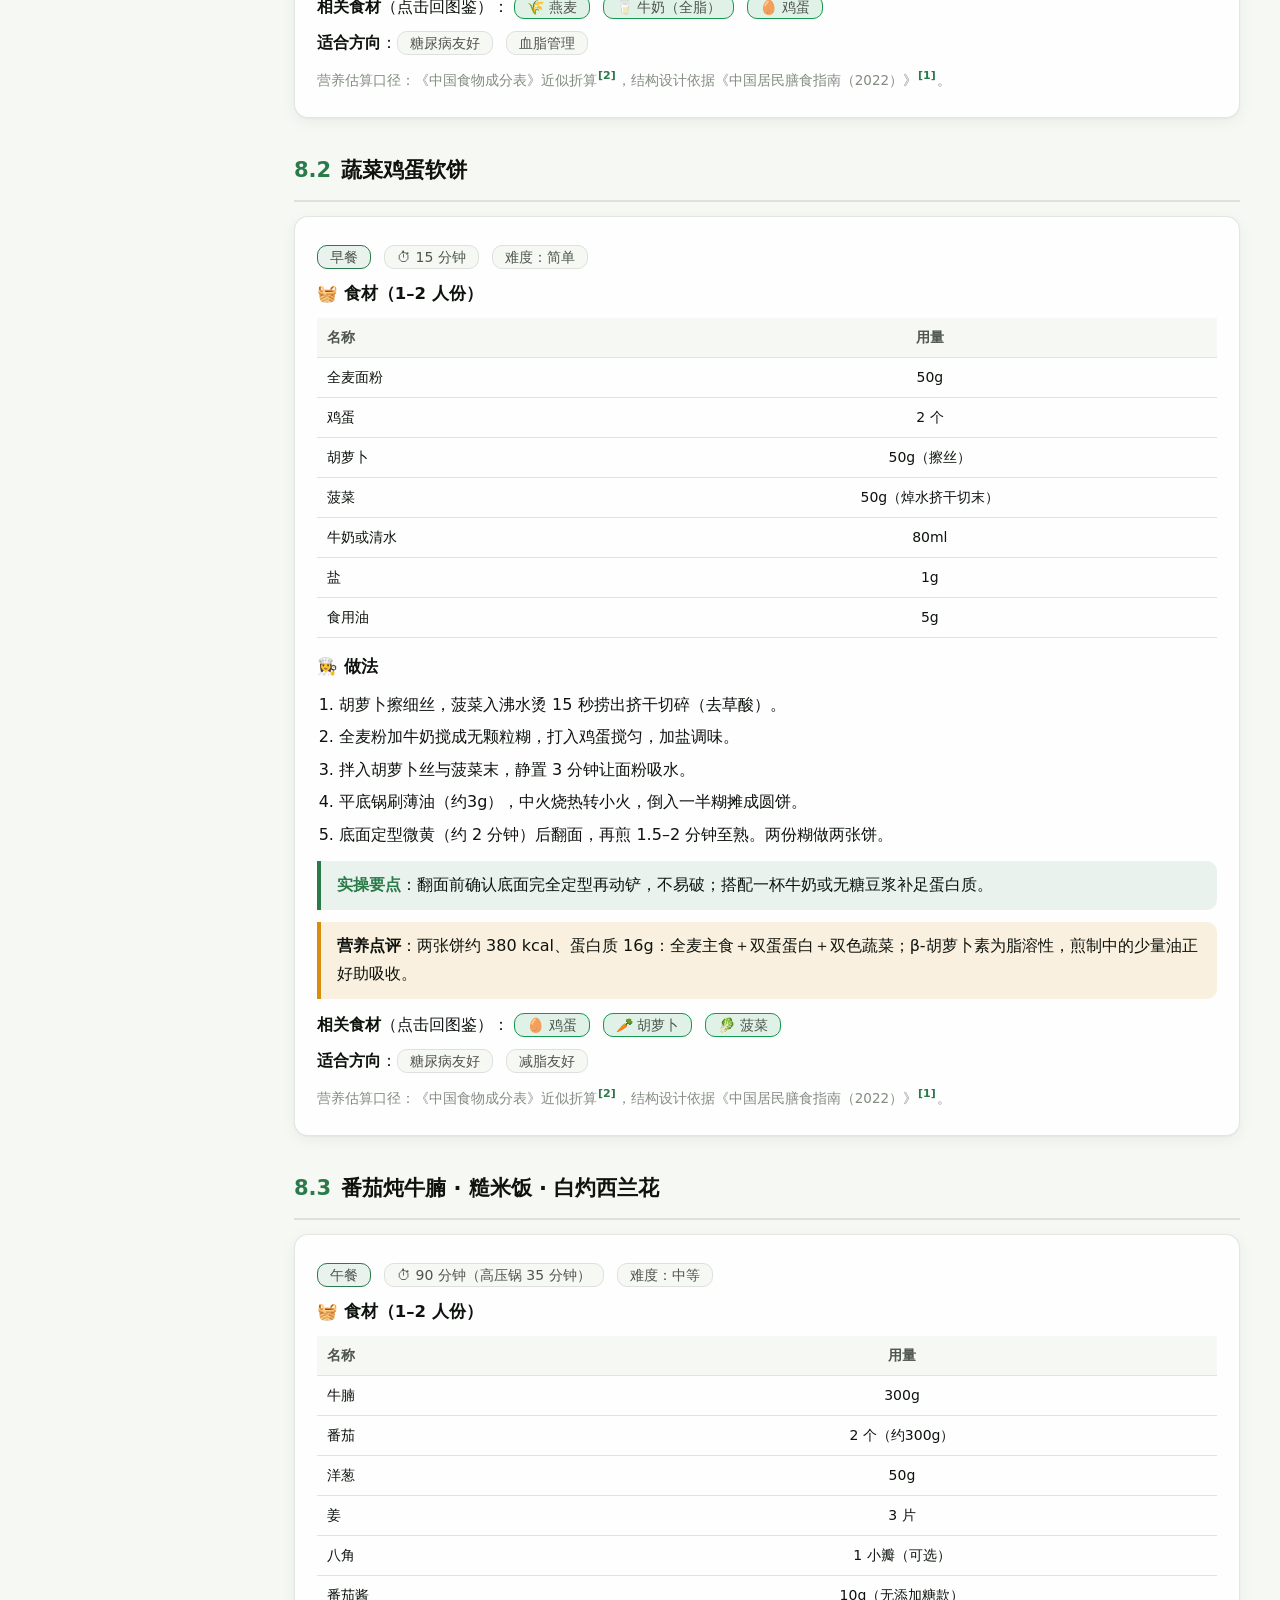
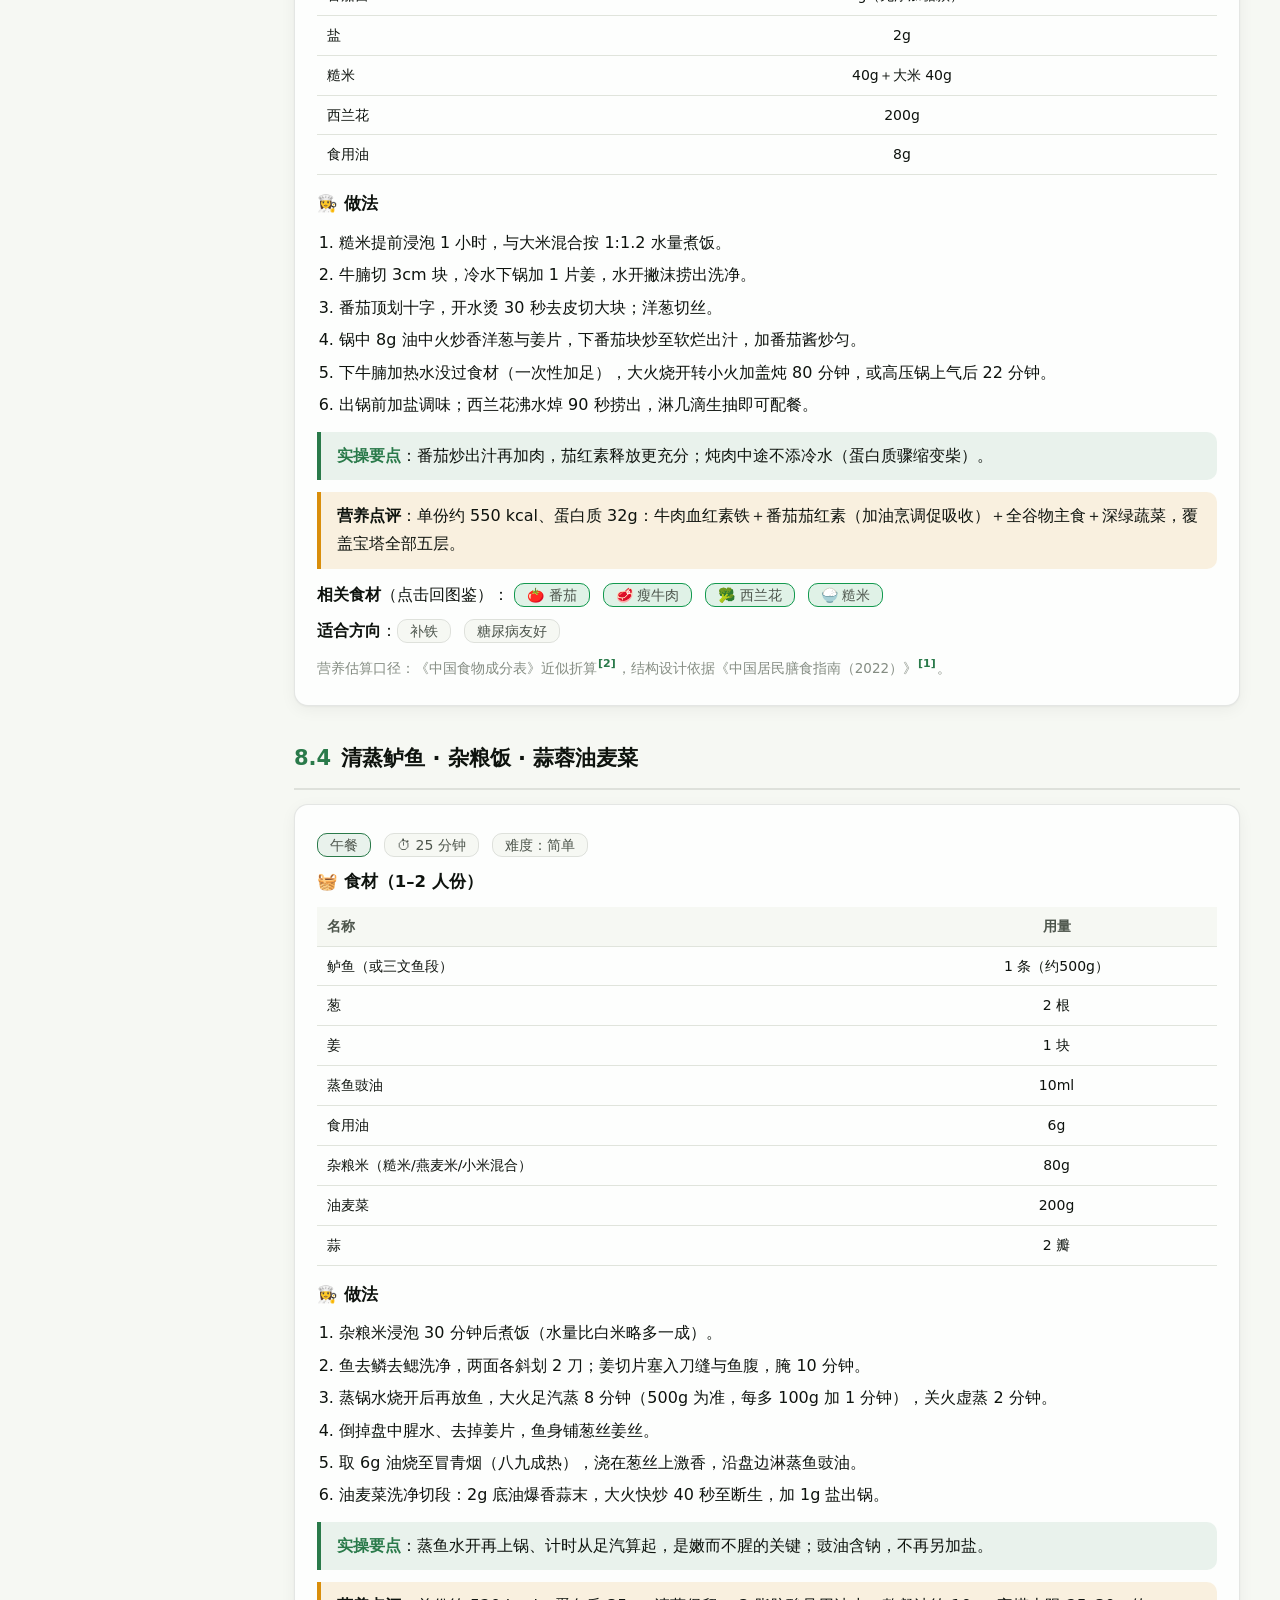
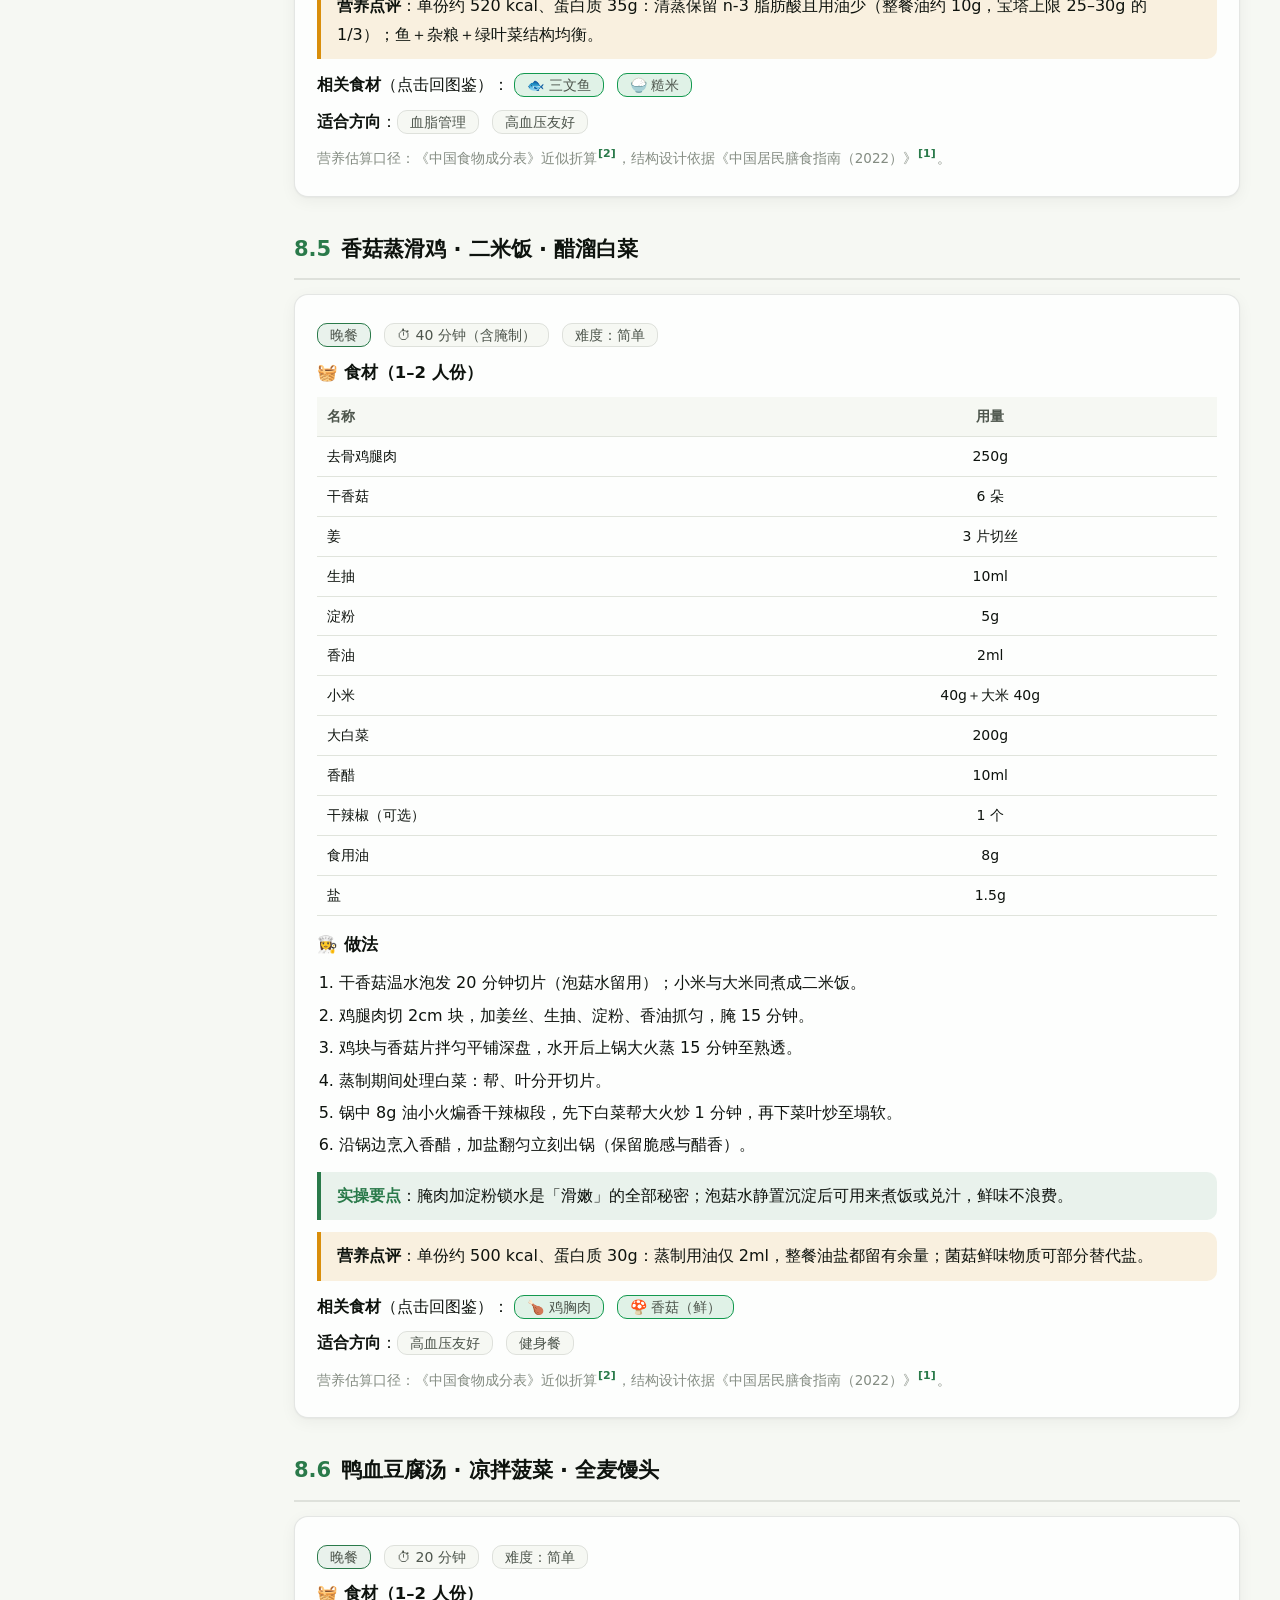
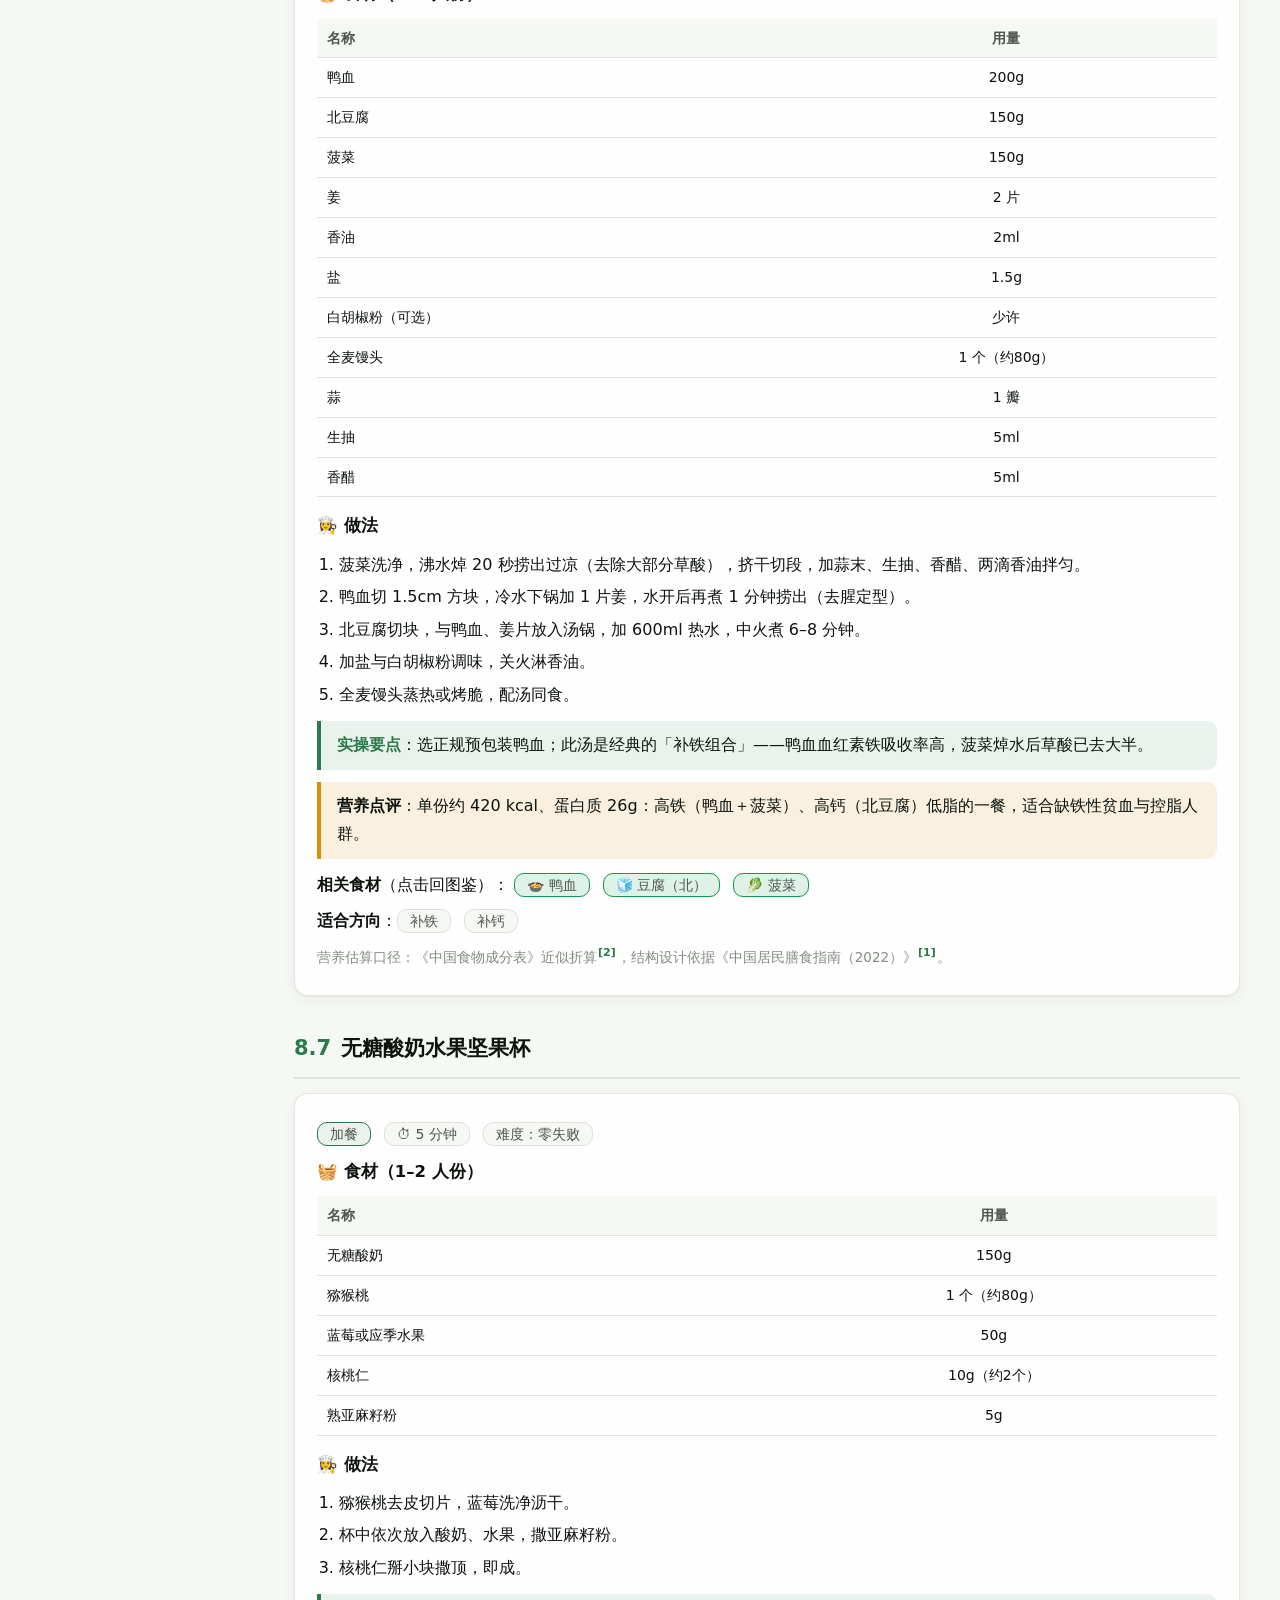
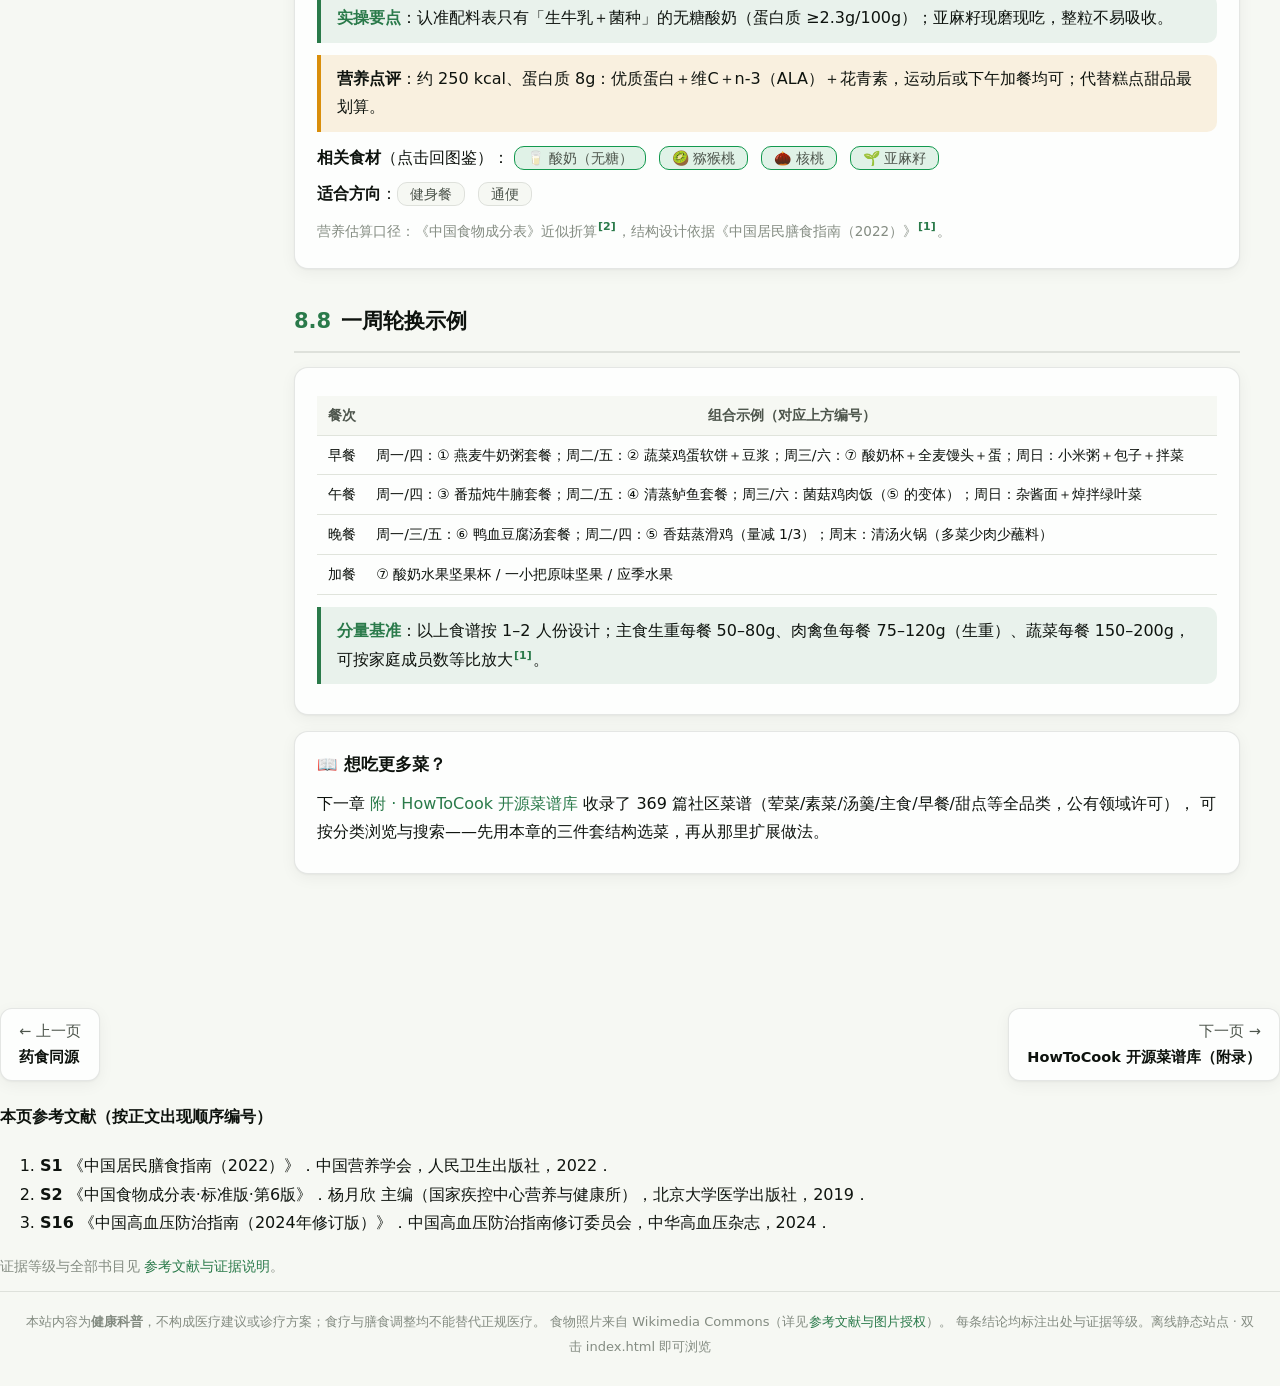
<file: recipes.html>
<!DOCTYPE html>
<html lang="zh-CN">
<head>
<meta charset="UTF-8">
<meta name="viewport" content="width=device-width, initial-scale=1.0">
<title>家常食谱推荐 · 食物与健康</title>
<link rel="stylesheet" href="assets/style.css">
</head>
<body>
<nav class="topnav" id="topnav"></nav>
<div id="compatBanner" style="display:none"></div>
<script>
/* 兼容性自检（纯 ES5） */
(function () {
  var errs = [];
  window.onerror = function (m, s, l) { errs.push(String(m) + ' @' + String(s || '').split('/').pop() + ':' + l); return false; };
  function show() {
    var el = document.getElementById('compatBanner');
    if (!el) return;
    var msg = '';
    if (typeof HUI === 'undefined' && !window.HUI) {
      msg = '交互组件库 assets/healthui.js 未能加载：请确认 assets 文件夹完整，并从 index.html 进入。';
    } else if (errs.length) {
      msg = '页面脚本报错：' + errs.slice(0, 2).join('；');
    }
    if (msg) {
      el.style.cssText = 'display:block;position:fixed;left:0;right:0;bottom:0;z-index:9999;background:#d03b3b;color:#fff;padding:10px 18px;font-size:14px;line-height:1.7';
      el.innerHTML = '⚠ 本页交互内容无法运行 —— ' + msg + ' 若仍异常，请改用 Chrome 或新版 Edge 浏览器打开本页。';
    }
  }
  if (document.readyState === 'complete') { show(); } else if (window.addEventListener) { window.addEventListener('load', show); }
})();
</script>

<div class="layout">
  <aside class="toc" id="toc"></aside>
  <main>
    <div class="chapter-hero">
      <div class="hero-emoji">🍳</div>
      <div class="ch-no">第 9 章 · 食谱</div>
      <h1>家常食谱推荐 · 七份营养均衡的早中晚餐</h1>
      <p>把前八章的知识落进锅里：每份食谱都按<b>「主食＋蛋白质＋蔬菜」</b>的结构设计<sup class="cite" data-src="S1"></sup>，
      食材给到克数、步骤给到火候与时间，<b>普通家庭厨房可复刻</b>。营养数据为单份近似估算（依《中国食物成分表》口径折算<sup class="cite" data-src="S2"></sup>）。
      想扩展菜谱，见下一章收录的开源菜谱库。</p>
    </div>

    <section class="topic" id="s0">
      <h2><span class="secno">8.0</span> 配餐三原则（先看这个再看菜）</h2>
      <div class="grid3">
        <div class="card"><h3>① 每餐三件套</h3>
          <p><b>主食（拳头）＋ 蛋白质（掌心）＋ 蔬菜（双手捧）</b>——这是膳食宝塔落成一顿饭的最小结构<sup class="cite" data-src="S1"></sup>。
          主食里留一半给全谷物杂豆，蛋白质在鱼/禽/蛋/瘦肉/豆制品间轮换。</p></div>
        <div class="card"><h3>② 油盐在锅外省</h3>
          <p>全家用限油壶（25–30g/日）与限盐勺（<5g/日）；善用醋、柠檬、葱姜蒜、香菇虾皮提鲜替盐<sup class="cite" data-src="S1,S16"></sup>；
          蒸、炖、白灼优先于煎炸。</p></div>
        <div class="card"><h3>③ 轮换而非重复</h3>
          <p>每周 25 种以上食物、每天 12 种以上<sup class="cite" data-src="S1"></sup>——同结构换食材即可：鱼↔鸡↔豆腐、糙米↔燕麦↔小米、菠菜↔西兰花↔油麦菜。</p></div>
      </div>
    </section>

    <div id="recipes"></div>

    <section class="topic" id="rotate">
      <h2><span class="secno">8.8</span> 一周轮换示例</h2>
      <div class="card">
        <table class="tbl">
          <tr><th>餐次</th><th>组合示例（对应上方编号）</th></tr>
          <tr><td>早餐</td><td class="l">周一/四：① 燕麦牛奶粥套餐；周二/五：② 蔬菜鸡蛋软饼＋豆浆；周三/六：⑦ 酸奶杯＋全麦馒头＋蛋；周日：小米粥＋包子＋拌菜</td></tr>
          <tr><td>午餐</td><td class="l">周一/四：③ 番茄炖牛腩套餐；周二/五：④ 清蒸鲈鱼套餐；周三/六：菌菇鸡肉饭（⑤ 的变体）；周日：杂酱面＋焯拌绿叶菜</td></tr>
          <tr><td>晚餐</td><td class="l">周一/三/五：⑥ 鸭血豆腐汤套餐；周二/四：⑤ 香菇蒸滑鸡（量减 1/3）；周末：清汤火锅（多菜少肉少蘸料）</td></tr>
          <tr><td>加餐</td><td class="l">⑦ 酸奶水果坚果杯 / 一小把原味坚果 / 应季水果</td></tr>
        </table>
        <div class="keypoint"><b>分量基准</b>：以上食谱按 1–2 人份设计；主食生重每餐 50–80g、肉禽鱼每餐 75–120g（生重）、蔬菜每餐 150–200g，可按家庭成员数等比放大<sup class="cite" data-src="S1"></sup>。</div>
      </div>
      <div class="card">
        <h3>📖 想吃更多菜？</h3>
        <p>下一章 <a href="appendix-howtocook.html">附 · HowToCook 开源菜谱库</a> 收录了 369 篇社区菜谱（荤菜/素菜/汤羹/主食/早餐/甜点等全品类，公有领域许可），
        可按分类浏览与搜索——先用本章的三件套结构选菜，再从那里扩展做法。</p>
      </div>
    </section>
  </main>
</div>

<script src="assets/healthui.js"></script>
<script src="assets/img/credits.js"></script>
<script src="assets/data.js"></script>
<script>
HUI.renderNav('recipes.html');
HUI.footer();
HUI.pager('recipes.html');
HUI.progress('recipes.html');

document.getElementById('toc').innerHTML = '<div class="toc-title">本章目录</div>' +
  ['s0|8.0 配餐三原则'].concat((window.HDATA.RECIPES || []).map((r, i) => 'r' + (i + 1) + '|8.' + (i + 1) + ' ' + r.name.split(' · ')[0]))
    .concat(['rotate|8.8 一周轮换示例'])
    .map(x => { const p = x.split('|'); return '<a href="#' + p[0] + '">' + p[1] + '</a>'; }).join('');

(function () {
  const D = window.HDATA;
  const DTAG = { t2dm: '糖尿病友好', dyslipidemia: '血脂管理', hypertension: '高血压友好', obesity: '减脂友好', gout: '痛风注意', anemia: '补铁', constipation: '通便', osteoporosis: '补钙', fitness: '健身餐' };
  const MEAL_CLS = { '早餐': 'hl', '午餐': 'good', '晚餐': 'info' };

  document.getElementById('recipes').innerHTML = (D.RECIPES || []).map((r, i) => `
    <section class="topic" id="r${i + 1}">
      <h2><span class="secno">8.${i + 1}</span> ${HUI.esc(r.name)}</h2>
      <div class="card">
        <p><span class="chip hl">${HUI.esc(r.meal)}</span>
           <span class="chip">⏱ ${HUI.esc(r.time)}</span>
           <span class="chip">难度：${HUI.esc(r.difficulty)}</span></p>
        <h3>🧺 食材（1–2 人份）</h3>
        <table class="tbl">
          <tr><th class="l">名称</th><th>用量</th></tr>
          ${r.ingredients.map(x => `<tr><td class="l">${HUI.esc(x[0])}</td><td>${HUI.esc(x[1])}</td></tr>`).join('')}
        </table>
        <h3 style="margin-top:14px">👩‍🍳 做法</h3>
        <ol>${r.steps.map(s => `<li>${HUI.esc(s)}</li>`).join('')}</ol>
        <div class="keypoint"><b>实操要点</b>：${HUI.esc(r.tips)}</div>
        <div class="warn"><b>营养点评</b>：${HUI.esc(r.nutrition)}</div>
        <p><b>相关食材</b>（点击回图鉴）：
          ${(r.pairs || []).map(id => { const f = HUI.foodById(id); return f ? `<a class="chip good" href="foods.html">${HUI.esc(f.emoji || '')} ${HUI.esc(f.name)}</a>` : ''; }).join(' ')}</p>
        ${(r.disease_tags || []).length ? `<p><b>适合方向</b>：${r.disease_tags.map(t => `<span class="chip">${HUI.esc(DTAG[t] || t)}</span>`).join(' ')}</p>` : ''}
        <p class="small muted">营养估算口径：《中国食物成分表》近似折算<sup class="cite" data-src="S2"></sup>，结构设计依据《中国居民膳食指南（2022）》<sup class="cite" data-src="S1"></sup>。</p>
      </div>
    </section>`).join('');
  HUI.cite();
})();
</script>
</body>
</html>
</file>
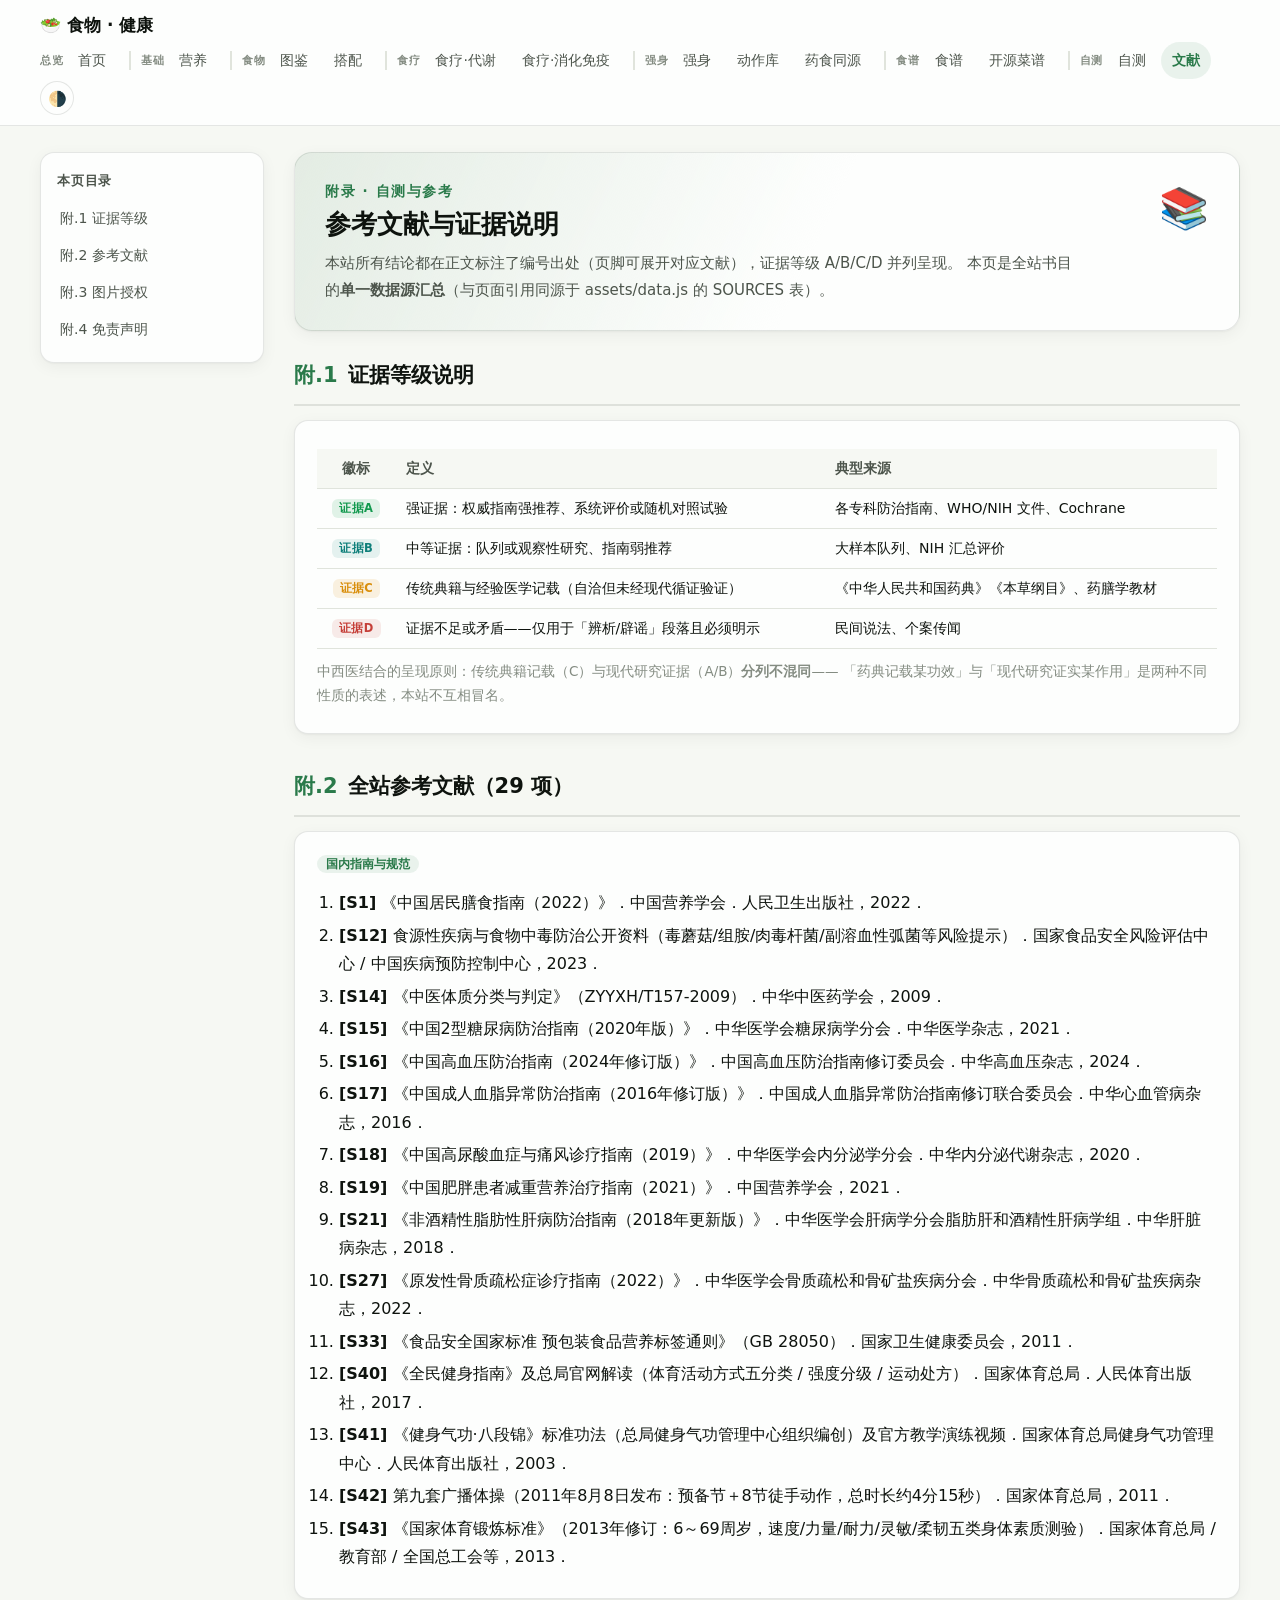
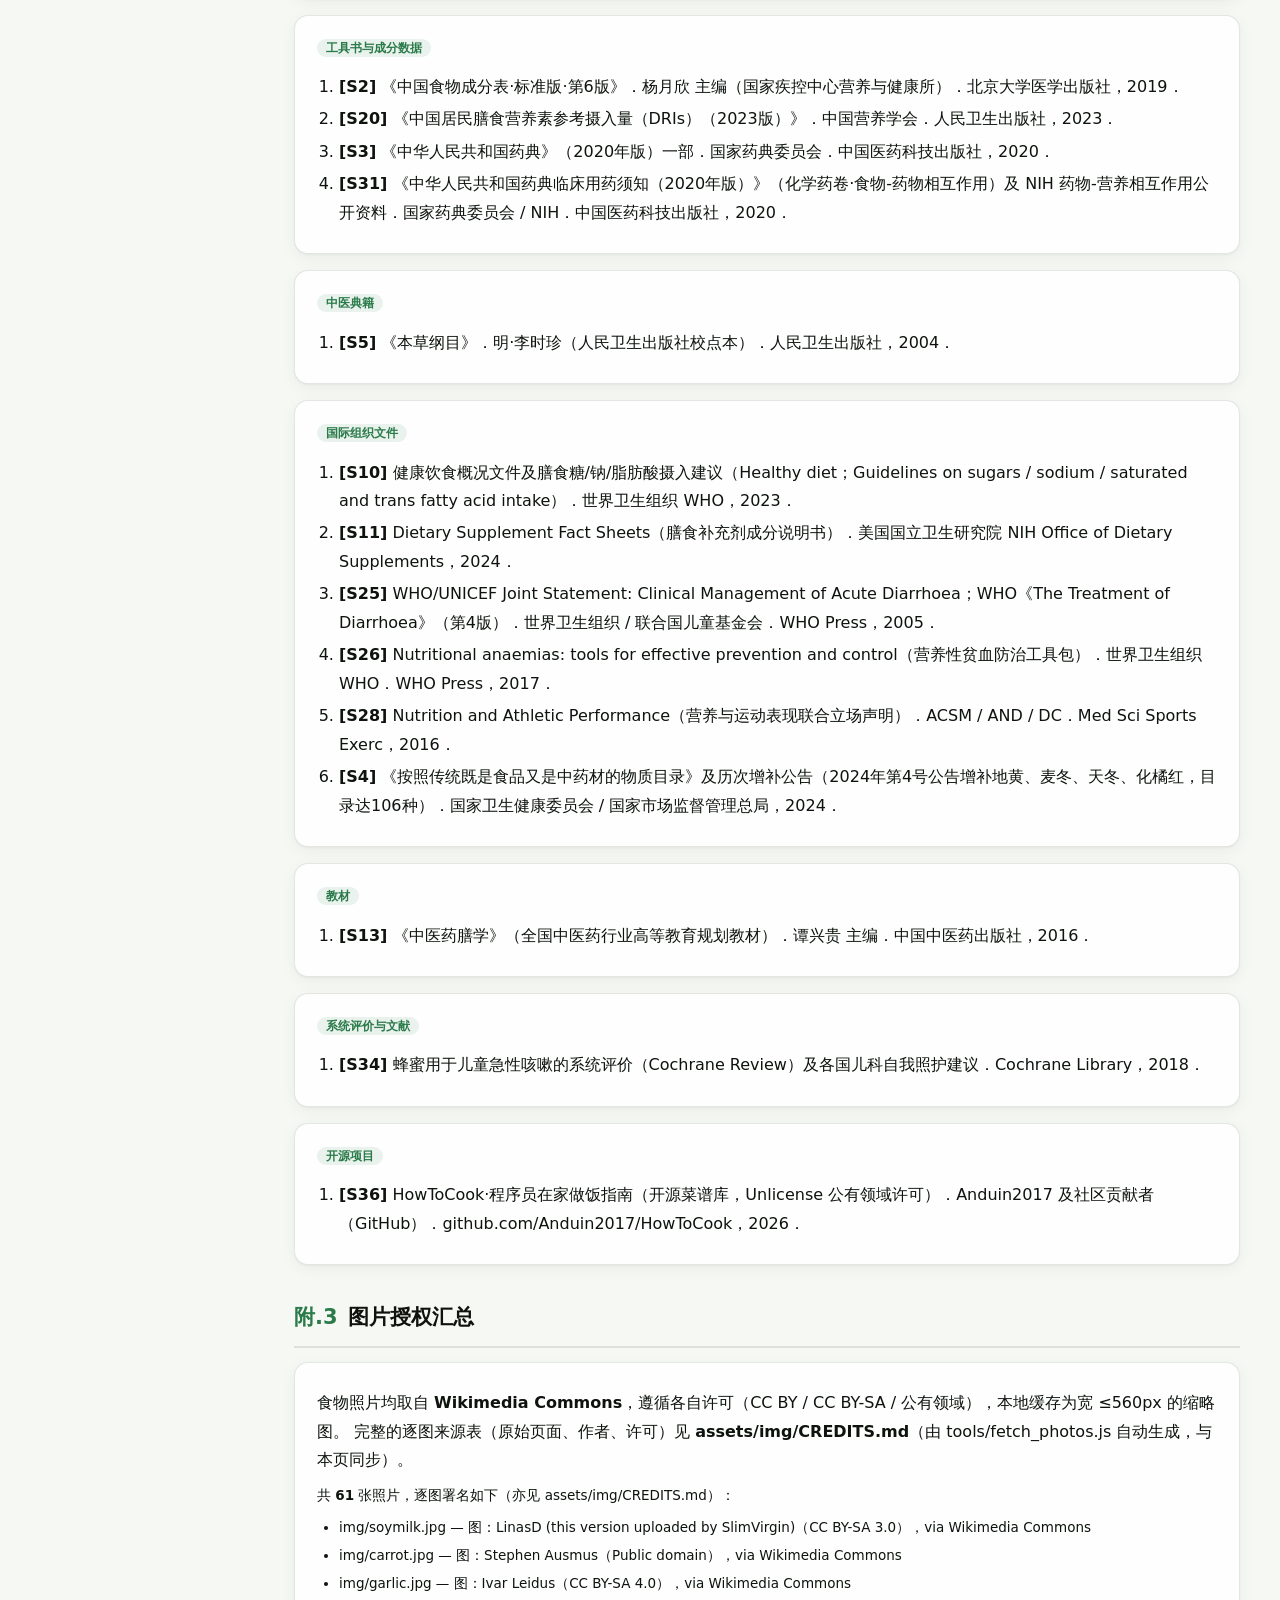
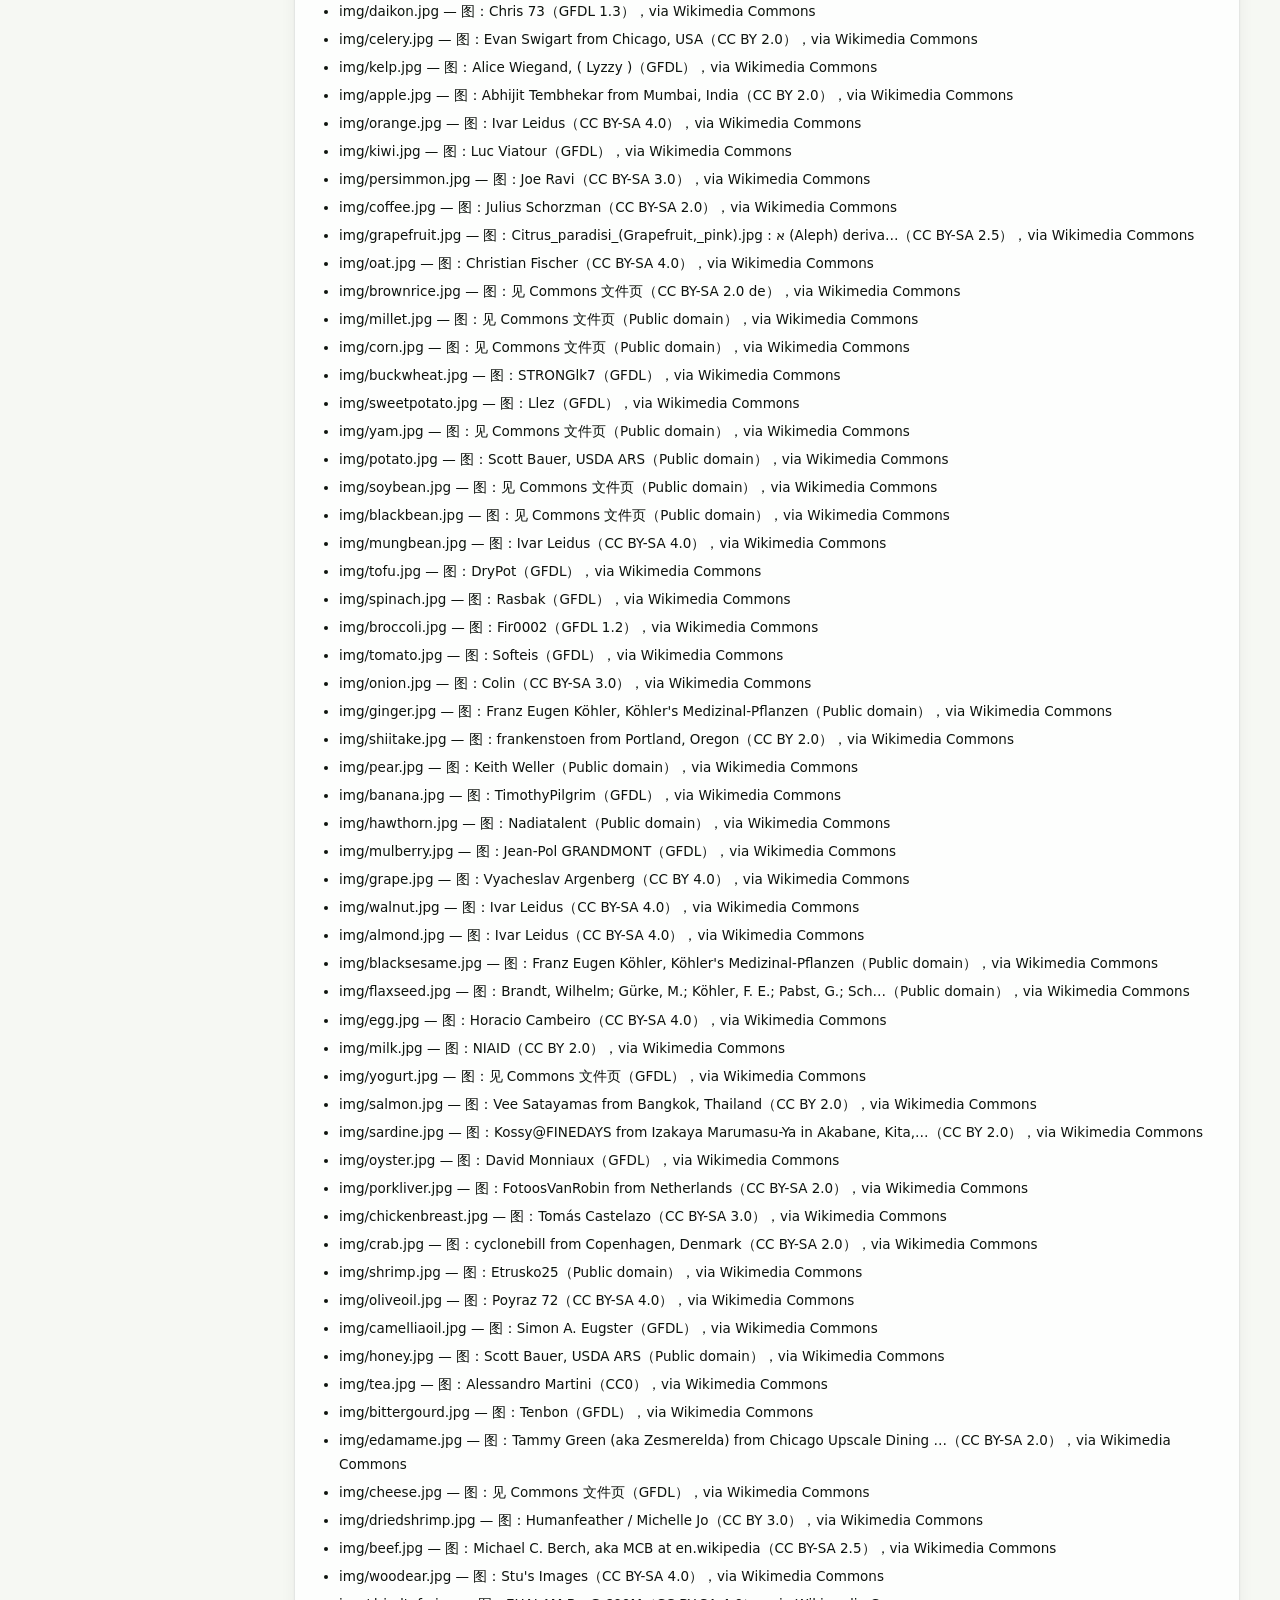
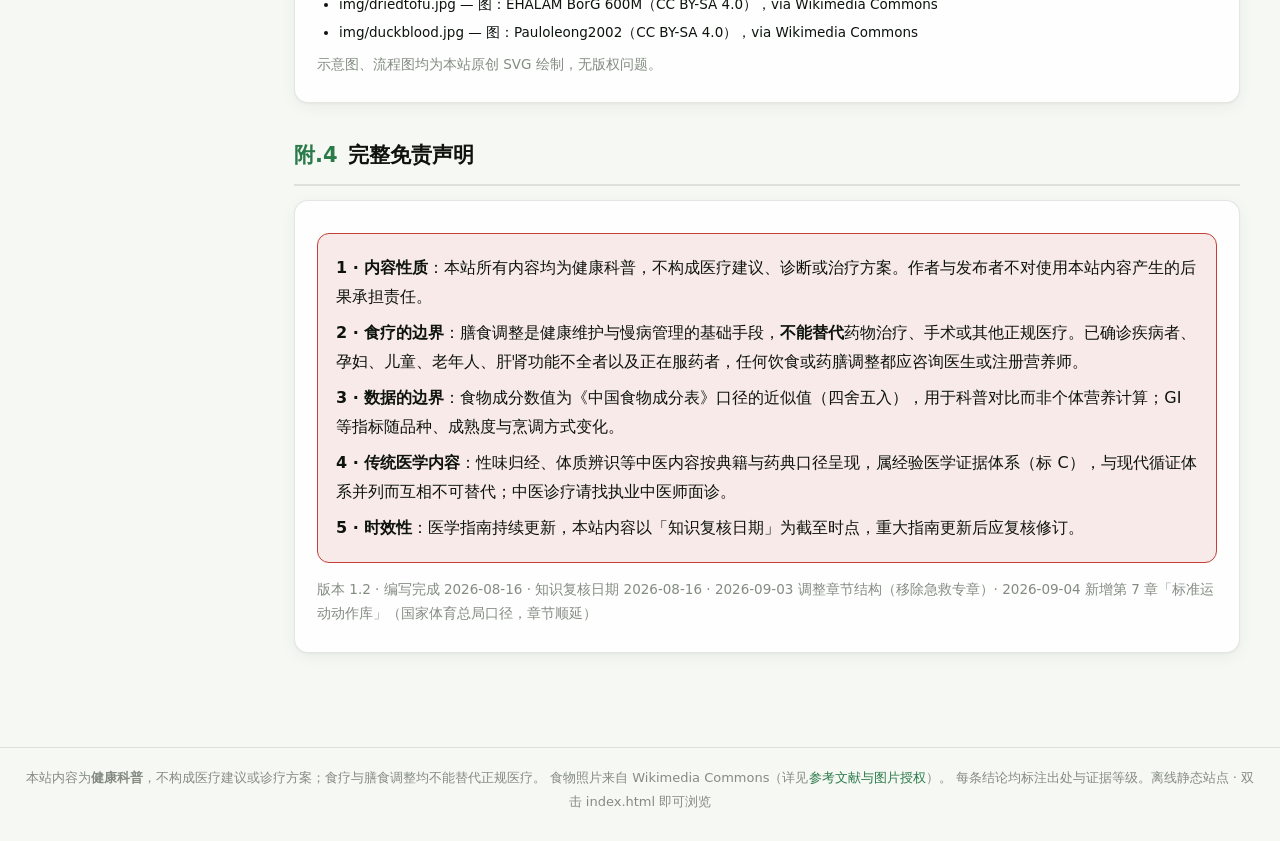
<file: references.html>
<!DOCTYPE html>
<html lang="zh-CN">
<head>
<meta charset="UTF-8">
<meta name="viewport" content="width=device-width, initial-scale=1.0">
<title>参考文献与证据说明 · 食物与健康</title>
<link rel="stylesheet" href="assets/style.css">
</head>
<body>
<nav class="topnav" id="topnav"></nav>
<div id="compatBanner" style="display:none"></div>
<script>
/* 兼容性自检（纯 ES5） */
(function () {
  var errs = [];
  window.onerror = function (m, s, l) { errs.push(String(m) + ' @' + String(s || '').split('/').pop() + ':' + l); return false; };
  function show() {
    var el = document.getElementById('compatBanner');
    if (!el) return;
    var msg = '';
    if (typeof HUI === 'undefined' && !window.HUI) {
      msg = '交互组件库 assets/healthui.js 未能加载：请确认 assets 文件夹完整，并从 index.html 进入。';
    } else if (errs.length) {
      msg = '页面脚本报错：' + errs.slice(0, 2).join('；');
    }
    if (msg) {
      el.style.cssText = 'display:block;position:fixed;left:0;right:0;bottom:0;z-index:9999;background:#d03b3b;color:#fff;padding:10px 18px;font-size:14px;line-height:1.7';
      el.innerHTML = '⚠ 本页交互内容无法运行 —— ' + msg + ' 若仍异常，请改用 Chrome 或新版 Edge 浏览器打开本页。';
    }
  }
  if (document.readyState === 'complete') { show(); } else if (window.addEventListener) { window.addEventListener('load', show); }
})();
</script>

<div class="layout">
  <aside class="toc" id="toc"></aside>
  <main>
    <div class="chapter-hero">
      <div class="hero-emoji">📚</div>
      <div class="ch-no">附录 · 自测与参考</div>
      <h1>参考文献与证据说明</h1>
      <p>本站所有结论都在正文标注了编号出处（页脚可展开对应文献），证据等级 A/B/C/D 并列呈现。
      本页是全站书目的<b>单一数据源汇总</b>（与页面引用同源于 assets/data.js 的 SOURCES 表）。</p>
    </div>

    <section class="topic" id="levels">
      <h2><span class="secno">附.1</span> 证据等级说明</h2>
      <div class="card">
        <table class="tbl">
          <tr><th>徽标</th><th class="l">定义</th><th class="l">典型来源</th></tr>
          <tr><td><span class="level-badge la">证据A</span></td><td class="l">强证据：权威指南强推荐、系统评价或随机对照试验</td><td class="l">各专科防治指南、WHO/NIH 文件、Cochrane</td></tr>
          <tr><td><span class="level-badge lb">证据B</span></td><td class="l">中等证据：队列或观察性研究、指南弱推荐</td><td class="l" >大样本队列、NIH 汇总评价</td></tr>
          <tr><td><span class="level-badge lc">证据C</span></td><td class="l">传统典籍与经验医学记载（自洽但未经现代循证验证）</td><td class="l">《中华人民共和国药典》《本草纲目》、药膳学教材</td></tr>
          <tr><td><span class="level-badge ld">证据D</span></td><td class="l">证据不足或矛盾——仅用于「辨析/辟谣」段落且必须明示</td><td class="l">民间说法、个案传闻</td></tr>
        </table>
        <p class="small muted">中西医结合的呈现原则：传统典籍记载（C）与现代研究证据（A/B）<b>分列不混同</b>——
        「药典记载某功效」与「现代研究证实某作用」是两种不同性质的表述，本站不互相冒名。</p>
      </div>
    </section>

    <section class="topic" id="sources">
      <h2><span class="secno">附.2</span> 全站参考文献（29 项）</h2>
      <div id="srcList"></div>
    </section>

    <section class="topic" id="images">
      <h2><span class="secno">附.3</span> 图片授权汇总</h2>
      <div class="card">
        <p>食物照片均取自 <b>Wikimedia Commons</b>，遵循各自许可（CC BY / CC BY-SA / 公有领域），本地缓存为宽 ≤560px 的缩略图。
        完整的逐图来源表（原始页面、作者、许可）见 <b>assets/img/CREDITS.md</b>（由 tools/fetch_photos.js 自动生成，与本页同步）。</p>
        <div id="imgCredits" class="small"></div>
        <p class="small muted">示意图、流程图均为本站原创 SVG 绘制，无版权问题。</p>
      </div>
    </section>

    <section class="topic" id="disclaimer">
      <h2><span class="secno">附.4</span> 完整免责声明</h2>
      <div class="card">
        <div class="danger">
          <p><b>1 · 内容性质</b>：本站所有内容均为健康科普，不构成医疗建议、诊断或治疗方案。作者与发布者不对使用本站内容产生的后果承担责任。</p>
          <p><b>2 · 食疗的边界</b>：膳食调整是健康维护与慢病管理的基础手段，<b>不能替代</b>药物治疗、手术或其他正规医疗。已确诊疾病者、孕妇、儿童、老年人、肝肾功能不全者以及正在服药者，任何饮食或药膳调整都应咨询医生或注册营养师。</p>
          <p><b>3 · 数据的边界</b>：食物成分数值为《中国食物成分表》口径的近似值（四舍五入），用于科普对比而非个体营养计算；GI 等指标随品种、成熟度与烹调方式变化。</p>
          <p><b>4 · 传统医学内容</b>：性味归经、体质辨识等中医内容按典籍与药典口径呈现，属经验医学证据体系（标 C），与现代循证体系并列而互相不可替代；中医诊疗请找执业中医师面诊。</p>
          <p><b>5 · 时效性</b>：医学指南持续更新，本站内容以「知识复核日期」为截至时点，重大指南更新后应复核修订。</p>
        </div>
        <p class="small muted">版本 1.2 · 编写完成 2026-08-16 · 知识复核日期 2026-08-16 · 2026-09-03 调整章节结构（移除急救专章）· 2026-09-04 新增第 7 章「标准运动动作库」（国家体育总局口径，章节顺延）</p>
      </div>
    </section>
  </main>
</div>

<script src="assets/healthui.js"></script>
<script src="assets/img/credits.js"></script>
<script src="assets/data.js"></script>
<script>
HUI.renderNav('references.html');
HUI.footer();

document.getElementById('toc').innerHTML = '<div class="toc-title">本页目录</div>' +
  ['levels|附.1 证据等级', 'sources|附.2 参考文献', 'images|附.3 图片授权', 'disclaimer|附.4 免责声明']
    .map(x => { const p = x.split('|'); return '<a href="#' + p[0] + '">' + p[1] + '</a>'; }).join('');

(function () {
  const D = window.HDATA;
  const TYPE = {
    guide: '国内指南与规范', book: '工具书与成分数据', classic: '中医典籍',
    intl: '国际组织文件', textbook: '教材', journal: '系统评价与文献', opensource: '开源项目'
  };
  const keys = Object.keys(D.SOURCES).sort();
  document.getElementById('srcList').innerHTML = Object.keys(TYPE).map(t => {
    const items = keys.filter(k => D.SOURCES[k].type === t);
    if (!items.length) return '';
    return `<div class="card"><h3><span class="tag">${TYPE[t]}</span></h3><ol>` +
      items.map(k => {
        const s = D.SOURCES[k];
        return `<li id="src-${k}"><b>[${k}]</b> ${HUI.esc(s.title)}．${HUI.esc(s.org || '')}${s.publisher ? '．' + HUI.esc(s.publisher) : ''}，${s.year || ''}．</li>`;
      }).join('') + '</ol></div>';
  }).join('');

  const C = window.IMG_CREDITS || {};
  const ckeys = Object.keys(C);
  document.getElementById('imgCredits').innerHTML = ckeys.length
    ? `<p>共 <b>${ckeys.length}</b> 张照片，逐图署名如下（亦见 assets/img/CREDITS.md）：</p><ul>` +
      ckeys.map(k => `<li>img/${HUI.esc(k)}.jpg — ${HUI.esc(C[k])}</li>`).join('') + '</ul>'
    : '<p class="muted">（暂无照片记录）</p>';
})();
</script>
</body>
</html>
</file>
<file: assets/style.css>
/* ============================================================
   食物与健康 · 图文科普  —  共享样式
   健康主题配色（明暗两套），组件颜色尽量经 CSS 变量读取，
   主题切换即时生效。结构沿用经过验证的交互课堂站点样式体系。
   ============================================================ */

:root {
  color-scheme: light;
  --page: #f6f8f3;
  --surface: #fdfefd;
  --ink: #0e130e;
  --ink2: #4d554c;
  --muted: #848c82;
  --grid: #e0e4dc;
  --axis: #c2c8bc;
  --border: rgba(14, 19, 14, 0.10);
  --c1: #2a7a4a;  /* 深绿   主色 */
  --c2: #c96f2e;  /* 赭石 */
  --c3: #0f7f7a;  /* 青   */
  --c4: #b8890a;  /* 琥珀 */
  --c5: #b3556e;  /* 玫瑰 */
  --c7: #4a4f9e;  /* 藏蓝 */
  --c8: #c0453f;  /* 红   */
  --cg: #12994e;  /* 状态·正确 / 证据A / 宜 */
  --cw: #d98e0b;  /* 状态·提示 / 慎 */
  --cc: #c53f38;  /* 状态·错误 / 忌 */
  --tint1: rgba(42, 122, 74, 0.09);
  --tint2: rgba(201, 111, 46, 0.10);
  --tint3: rgba(15, 127, 122, 0.10);
  --tintg: rgba(18, 153, 78, 0.12);
  --tintc: rgba(197, 63, 56, 0.10);
  --tintw: rgba(217, 142, 11, 0.12);
  --shadow: 0 1px 2px rgba(14, 19, 14, 0.04), 0 4px 16px rgba(14, 19, 14, 0.05);
}
@media (prefers-color-scheme: dark) {
  :root:not([data-theme="light"]) {
    color-scheme: dark;
    --page: #0c100c;
    --surface: #181d17;
    --ink: #f2f5ef;
    --ink2: #c2c8ba;
    --muted: #8a927f;
    --grid: #293026;
    --axis: #37402f;
    --border: rgba(242, 245, 239, 0.10);
    --c1: #58bd85;
    --c2: #e0904f;
    --c3: #43b3ad;
    --c4: #d5aa3a;
    --c5: #dc8098;
    --c7: #939bee;
    --c8: #e57c72;
    --cg: #4cc387;
    --cw: #e8ab48;
    --cc: #e57c72;
    --tint1: rgba(88, 189, 133, 0.14);
    --tint2: rgba(224, 144, 79, 0.14);
    --tint3: rgba(67, 179, 173, 0.14);
    --tintg: rgba(76, 195, 135, 0.15);
    --tintc: rgba(229, 124, 114, 0.15);
    --tintw: rgba(232, 171, 72, 0.15);
    --shadow: 0 1px 2px rgba(0, 0, 0, 0.3), 0 4px 16px rgba(0, 0, 0, 0.3);
  }
}
:root[data-theme="dark"] {
  color-scheme: dark;
  --page: #0c100c;
  --surface: #181d17;
  --ink: #f2f5ef;
  --ink2: #c2c8ba;
  --muted: #8a927f;
  --grid: #293026;
  --axis: #37402f;
  --border: rgba(242, 245, 239, 0.10);
  --c1: #58bd85;
  --c2: #e0904f;
  --c3: #43b3ad;
  --c4: #d5aa3a;
  --c5: #dc8098;
  --c7: #939bee;
  --c8: #e57c72;
  --cg: #4cc387;
  --cw: #e8ab48;
  --cc: #e57c72;
  --tint1: rgba(88, 189, 133, 0.14);
  --tint2: rgba(224, 144, 79, 0.14);
  --tint3: rgba(67, 179, 173, 0.14);
  --tintg: rgba(76, 195, 135, 0.15);
  --tintc: rgba(229, 124, 114, 0.15);
  --tintw: rgba(232, 171, 72, 0.15);
  --shadow: 0 1px 2px rgba(0, 0, 0, 0.3), 0 4px 16px rgba(0, 0, 0, 0.3);
}

* { box-sizing: border-box; }
html { scroll-behavior: smooth; }
body {
  margin: 0;
  background: var(--page);
  color: var(--ink);
  font-family: system-ui, -apple-system, "Segoe UI", "PingFang SC", "Hiragino Sans GB", "Microsoft YaHei", sans-serif;
  font-size: 16px;
  line-height: 1.78;
}
a { color: var(--c1); text-decoration: none; }
a:hover { text-decoration: underline; }

/* ---------- 顶部导航 ---------- */
.topnav {
  position: sticky; top: 0; z-index: 50;
  background: var(--surface);
  border-bottom: 1px solid var(--border);
}
.topnav-inner {
  max-width: 1240px; margin: 0 auto; padding: 10px 20px;
  display: flex; align-items: center; flex-wrap: wrap;
}
.brand { font-weight: 700; font-size: 17px; white-space: nowrap; margin-right: 14px; }
.brand .logo { margin-right: 6px; }
.navlinks { display: flex; flex-wrap: wrap; margin-left: auto; align-items: center; }
.navlinks a {
  padding: 6px 11px; border-radius: 999px; font-size: 14px; color: var(--ink2); margin: 2px;
}
.nav-group {
  font-size: 11px; font-weight: 700; color: var(--muted); letter-spacing: .05em;
  margin: 0 2px 0 10px; align-self: center; border-left: 2px solid var(--grid); padding-left: 10px;
}
.nav-group:first-child { border-left: none; padding-left: 0; margin-left: 0; }
.navlinks a:hover { background: var(--tint1); text-decoration: none; color: var(--ink); }
.navlinks a.cur { background: var(--tint1); color: var(--c1); font-weight: 600; }
#themeBtn {
  border: 1px solid var(--border); background: var(--surface); color: var(--ink2);
  width: 34px; height: 34px; border-radius: 50%; cursor: pointer; font-size: 15px;
  line-height: 1;
}
#themeBtn:hover { color: var(--ink); border-color: var(--axis); }

/* ---------- 布局 ---------- */
.layout {
  max-width: 1240px; margin: 0 auto; padding: 26px 20px 60px;
  display: grid; grid-template-columns: 224px minmax(0, 1fr);
  grid-gap: 30px; gap: 30px;
  align-items: start;
}
@media (max-width: 900px) {
  .layout { grid-template-columns: 1fr; }
  .toc { position: static !important; border: none; padding: 0; background: transparent; box-shadow: none; }
}
.toc {
  position: sticky; top: 70px;
  background: var(--surface); border: 1px solid var(--border); border-radius: 14px;
  padding: 14px 6px 14px 0; box-shadow: var(--shadow); font-size: 14px;
}
.toc .toc-title { padding: 2px 16px 8px; font-weight: 700; color: var(--ink2); font-size: 13px; letter-spacing: .06em; }
.toc a {
  display: block; padding: 6px 16px; color: var(--ink2); border-left: 3px solid transparent;
  border-radius: 0 8px 8px 0; white-space: nowrap; overflow: hidden; text-overflow: ellipsis;
}
.toc a:hover { color: var(--ink); background: var(--tint1); text-decoration: none; }

/* ---------- 章节页眉 ---------- */
.chapter-hero {
  background: linear-gradient(115deg, var(--tint1), var(--surface) 55%);
  border: 1px solid var(--border); border-radius: 18px;
  padding: 26px 30px; margin-bottom: 26px; box-shadow: var(--shadow);
}
.chapter-hero .ch-no { font-size: 13.5px; font-weight: 700; color: var(--c1); letter-spacing: .12em; }
.chapter-hero h1 { margin: 4px 0 8px; font-size: 26px; line-height: 1.35; }
.chapter-hero p { margin: 0; color: var(--ink2); font-size: 15px; max-width: 760px; }
.chapter-hero .hero-emoji { font-size: 40px; float: right; margin: -6px 0 0 14px; }

/* ---------- 小节 ---------- */
section.topic { scroll-margin-top: 74px; margin-bottom: 34px; }
section.topic > h2 {
  font-size: 21px; margin: 0 0 14px; padding-bottom: 10px;
  border-bottom: 2px solid var(--border); display: flex; align-items: baseline; gap: 10px;
}
section.topic > h2 .secno { color: var(--c1); font-variant-numeric: tabular-nums; }

.card {
  background: var(--surface); border: 1px solid var(--border); border-radius: 14px;
  padding: 18px 22px; margin-bottom: 16px; box-shadow: var(--shadow);
}
.card h3 { margin: 0 0 10px; font-size: 16.5px; }
.card h3 .tag {
  font-size: 12px; font-weight: 600; color: var(--c1); background: var(--tint1);
  padding: 2px 9px; border-radius: 999px; margin-right: 8px; vertical-align: 2px;
}
.card p { margin: 8px 0; }
.card ul, .card ol { margin: 8px 0; padding-left: 22px; }
.card li { margin: 4px 0; }
.grid2 { display: grid; grid-template-columns: 1fr 1fr; grid-gap: 16px; gap: 16px; }
@media (max-width: 760px) { .grid2 { grid-template-columns: 1fr; } }
.grid3 { display: grid; grid-template-columns: repeat(3, 1fr); grid-gap: 14px; gap: 14px; }
@media (max-width: 980px) { .grid3 { grid-template-columns: 1fr 1fr; } }
@media (max-width: 660px) { .grid3 { grid-template-columns: 1fr; } }

/* ---------- 提示框 ---------- */
.keypoint {
  border-left: 4px solid var(--c1); background: var(--tint1);
  border-radius: 0 10px 10px 0; padding: 10px 16px; margin: 12px 0;
}
.keypoint b { color: var(--c1); }
.warn {
  border-left: 4px solid var(--cw); background: var(--tintw);
  border-radius: 0 10px 10px 0; padding: 10px 16px; margin: 12px 0;
}
.danger {
  border: 1.5px solid var(--cc); background: var(--tintc);
  border-radius: 12px; padding: 12px 18px; margin: 14px 0;
}
.danger .dt { color: var(--cc); font-weight: 700; }
.danger ul, .danger ol { margin: 6px 0 2px; padding-left: 22px; }

/* ---------- 引用与证据等级 ---------- */
sup.cite {
  font-size: 11px; color: var(--c1); font-weight: 700; cursor: help;
  padding: 0 1px; white-space: nowrap;
}
sup.cite a { color: inherit; }
.level-badge {
  display: inline-block; font-size: 11.5px; font-weight: 800; padding: 0 7px;
  border-radius: 6px; line-height: 1.7; vertical-align: 1px; letter-spacing: .03em;
}
.level-badge.la { background: var(--tintg); color: var(--cg); }
.level-badge.lb { background: var(--tint3); color: var(--c3); }
.level-badge.lc { background: var(--tintw); color: var(--cw); }
.level-badge.ld { background: var(--tintc); color: var(--cc); }
.verdict {
  display: inline-block; font-size: 13px; font-weight: 700; padding: 1px 12px;
  border-radius: 999px; line-height: 1.8;
}
.verdict.good { background: var(--tintg); color: var(--cg); }
.verdict.caution { background: var(--tintw); color: var(--cw); }
.verdict.bad { background: var(--tintc); color: var(--cc); }
.verdict.neutral { background: var(--grid); color: var(--ink2); }

/* 页脚参考文献表 */
.reflist {
  background: var(--surface); border: 1px solid var(--border); border-radius: 12px;
  padding: 14px 20px; margin: 26px 0 6px; font-size: 13.5px; color: var(--ink2);
}
.reflist h4 { margin: 0 0 8px; font-size: 13.5px; color: var(--muted); letter-spacing: .06em; }
.reflist ol { margin: 0; padding-left: 20px; }
.reflist li { margin: 3px 0; }
.reflist b { color: var(--ink); font-variant-numeric: tabular-nums; }

/* ---------- 表格 ---------- */
.tbl { width: 100%; border-collapse: collapse; font-size: 14px; margin: 10px 0; }
.tbl th, .tbl td { border-bottom: 1px solid var(--grid); padding: 7px 10px; text-align: center; font-variant-numeric: tabular-nums; }
.tbl th { color: var(--ink2); font-weight: 600; background: var(--page); }
.tbl td.l, .tbl th.l { text-align: left; }
.tbl tr.hl td { background: var(--tint1); }

/* ---------- 交互部件 ---------- */
.hint { color: var(--muted); font-size: 13.5px; margin: 4px 0 10px; }
.hint::before { content: "🖱 "; opacity: .8; }

.ctls { display: flex; flex-direction: column; margin-top: 10px; }
.ctl-row { display: grid; grid-template-columns: 130px 1fr 100px; align-items: center; grid-column-gap: 12px; column-gap: 12px; margin-bottom: 6px; }
.ctl-row .ctl-label { font-size: 14.5px; color: var(--ink2); white-space: nowrap; }
.ctl-row output { font-variant-numeric: tabular-nums; font-size: 14.5px; text-align: right; color: var(--ink); }
input[type="range"] { accent-color: var(--c1); width: 100%; height: 26px; cursor: pointer; }
input[type="number"], input[type="text"], select {
  background: var(--page); color: var(--ink); border: 1px solid var(--axis);
  border-radius: 8px; padding: 5px 9px; font-size: 14.5px; width: 110px;
  font-variant-numeric: tabular-nums;
}
select { width: auto; max-width: 100%; }
input:focus, select:focus { outline: 2px solid var(--c1); outline-offset: 1px; border-color: var(--c1); }

.btn {
  border: 1px solid var(--axis); background: var(--surface); color: var(--ink2);
  padding: 6px 14px; border-radius: 999px; cursor: pointer; font-size: 14px; line-height: 1.5;
}
.btn:hover { color: var(--ink); border-color: var(--c1); }
.btn.primary { background: var(--c1); border-color: var(--c1); color: #fff; font-weight: 600; }
.btn.primary:hover { filter: brightness(1.08); }
.btn:disabled { opacity: .45; cursor: not-allowed; }
.btn-row { display: flex; flex-wrap: wrap; margin: 8px 0; align-items: center; }
.btn-row > * { margin: 0 8px 8px 0; }
.btn-row .lbl { font-size: 14px; color: var(--ink2); margin-right: 2px; }

.seg { display: inline-flex; flex-wrap: wrap; border: 1px solid var(--axis); border-radius: 10px; overflow: hidden; }
.seg button {
  border: none; background: transparent; color: var(--ink2); padding: 6px 13px;
  cursor: pointer; font-size: 14px; border-right: 1px solid var(--axis);
}
.seg button:last-child { border-right: none; }
.seg button:hover { background: var(--tint1); color: var(--ink); }
.seg button.on { background: var(--c1); color: #fff; font-weight: 600; }

.chips { display: flex; flex-wrap: wrap; margin: 10px 0; }
.chip {
  background: var(--page); border: 1px solid var(--border); border-radius: 10px;
  padding: 3px 12px; font-size: 14px; color: var(--ink2); margin: 0 8px 8px 0;
}
.chip b { color: var(--ink); font-variant-numeric: tabular-nums; font-weight: 600; }
.chip.good { border-color: var(--cg); background: var(--tintg); }
.chip.bad { border-color: var(--cc); background: var(--tintc); }
.chip.hl { border-color: var(--c1); background: var(--tint1); }
.chip.btn { cursor: pointer; }
.chip.btn:hover { border-color: var(--c1); color: var(--ink); }
.chip.btn.on { background: var(--c1); border-color: var(--c1); color: #fff; }

.badge {
  display: inline-block; padding: 2px 12px; border-radius: 999px;
  font-size: 13.5px; font-weight: 700;
}
.badge.good { background: var(--tintg); color: var(--cg); }
.badge.bad { background: var(--tintc); color: var(--cc); }
.badge.info { background: var(--tint1); color: var(--c1); }

.bar { position: relative; height: 14px; background: var(--page); border: 1px solid var(--border); border-radius: 999px; overflow: hidden; }
.bar > i { position: absolute; top: 0; bottom: 0; left: 0; border-radius: 999px; background: var(--c1); }

/* ---------- 食物图鉴：卡片网格 + 翻转 ---------- */
.food-grid { display: grid; grid-template-columns: repeat(auto-fill, minmax(215px, 1fr)); gap: 16px; margin: 14px 0; }
.flip { perspective: 1100px; min-height: 300px; position: relative; }
.flip-inner {
  position: relative; width: 100%; height: 100%; min-height: 300px;
  transform-style: preserve-3d; transition: transform .5s; cursor: pointer;
}
.flip.flipped .flip-inner { transform: rotateY(180deg); }
.face {
  position: absolute; inset: 0; backface-visibility: hidden; -webkit-backface-visibility: hidden;
  background: var(--surface); border: 1px solid var(--border); border-radius: 14px;
  box-shadow: var(--shadow); overflow: hidden; display: flex; flex-direction: column;
}
.face.back {
  transform: rotateY(180deg); padding: 12px 14px; font-size: 13px; line-height: 1.6; overflow: auto;
}
.face .photo { width: 100%; height: 148px; object-fit: cover; display: block; background: var(--page); }
.face .emoji-hero {
  width: 100%; height: 148px; display: flex; align-items: center; justify-content: center;
  font-size: 64px; background: linear-gradient(160deg, var(--tint1), var(--surface));
}
.face .fname { font-weight: 700; font-size: 16px; padding: 8px 14px 0; }
.face .falias { color: var(--muted); font-size: 12.5px; padding: 0 14px; }
.face .fmeta { padding: 4px 14px 10px; color: var(--ink2); font-size: 13px; flex: 1; }
.face .credit {
  font-size: 10.5px; color: var(--muted); padding: 2px 10px 6px; opacity: .85; line-height: 1.4;
}
.face .flip-hint {
  font-size: 12px; color: var(--c1); text-align: center; padding: 0 0 8px; font-weight: 600;
}
.face.back h4 { margin: 0 0 6px; font-size: 14.5px; }
.face.back .rowline { display: flex; justify-content: space-between; gap: 8px; border-bottom: 1px dashed var(--grid); padding: 2px 0; }
.face.back .rowline b { font-variant-numeric: tabular-nums; white-space: nowrap; }
.face.back .sec-t { font-weight: 700; margin: 7px 0 2px; color: var(--c1); font-size: 13px; }
.face.back p { margin: 2px 0; }

/* 危险食物警示卡 */
.hazard-card { border: 1.5px solid var(--cc); border-radius: 14px; background: var(--surface); padding: 12px 16px; margin: 10px 0; }
.hazard-card .hz-name { font-weight: 700; color: var(--cc); }

/* ---------- 配对查询器 ---------- */
.pair-box {
  background: var(--surface); border: 1px solid var(--border); border-radius: 14px;
  padding: 18px 20px; box-shadow: var(--shadow); margin: 14px 0;
}
.pair-pickers { display: flex; flex-wrap: wrap; gap: 10px; align-items: center; margin: 8px 0; }
.pair-pickers select { width: 200px; font-size: 15px; padding: 7px 10px; }
.pair-result { margin-top: 14px; border-top: 1px dashed var(--grid); padding-top: 12px; }

/* ---------- 疾病路径图 ---------- */
.pathmap { overflow-x: auto; padding: 6px 0; }
.pathmap svg { min-width: 760px; display: block; margin: 0 auto; }

/* ---------- 急救分步演示器 ---------- */
.step-player {
  background: var(--surface); border: 1px solid var(--border); border-radius: 14px;
  box-shadow: var(--shadow); padding: 16px 18px; margin: 14px 0;
}
.step-player .sp-title { font-weight: 700; font-size: 16px; margin-bottom: 6px; }
.step-player .sp-svg { text-align: center; margin: 8px 0; }
.step-player .sp-svg svg { max-width: 100%; height: auto; }
.step-player .sp-step-no { font-size: 12.5px; color: var(--muted); font-weight: 700; letter-spacing: .06em; }
.step-player .sp-text { min-height: 54px; font-size: 14.5px; margin: 6px 0; }
.step-player .sp-warn { color: var(--cc); font-weight: 600; font-size: 13.5px; }
.step-player .sp-ctrl { display: flex; align-items: center; gap: 10px; margin-top: 8px; }
.step-player .sp-dots { display: flex; gap: 6px; margin-left: 4px; }
.step-player .sp-dots i {
  width: 9px; height: 9px; border-radius: 50%; background: var(--grid); cursor: pointer;
}
.step-player .sp-dots i.on { background: var(--c1); }
.step-player .sp-dots i.done { background: var(--tint1); border: 1px solid var(--c1); }

/* ---------- 体质问卷 / 计算器结果 ---------- */
.quiz { margin-top: 4px; }
.q-item { border: 1px solid var(--border); border-radius: 12px; padding: 14px 16px; margin: 12px 0; background: var(--page); }
.q-head { font-size: 12.5px; color: var(--muted); font-weight: 700; letter-spacing: .08em; margin-bottom: 4px; }
.q-text { margin-bottom: 10px; }
.q-opts { display: flex; flex-direction: column; gap: 7px; }
.q-opts button {
  text-align: left; border: 1px solid var(--axis); background: var(--surface); color: var(--ink);
  border-radius: 10px; padding: 8px 14px; cursor: pointer; font-size: 14.5px; line-height: 1.6;
}
.q-opts button:hover:not(:disabled) { border-color: var(--c1); }
.q-opts button:disabled { cursor: default; }
.q-opts button.ok { border-color: var(--cg); background: var(--tintg); font-weight: 600; }
.q-opts button.no { border-color: var(--cc); background: var(--tintc); }
.q-exp {
  margin-top: 10px; border-left: 3px solid var(--grid); padding: 6px 12px;
  font-size: 14px; color: var(--ink2); border-radius: 0 8px 8px 0; display: none;
}
.q-exp.show { display: block; }
.q-exp b.y { color: var(--cg); }
.q-exp b.n { color: var(--cc); }
.q-score { font-size: 14px; color: var(--ink2); margin-top: 8px; display: flex; align-items: center; flex-wrap: wrap; }
.q-score > * { margin: 4px 12px 4px 0; }
.q-score b { color: var(--c1); font-variant-numeric: tabular-nums; }

/* ---------- 主页 ---------- */
.home-hero { text-align: center; padding: 50px 20px 26px; }
.home-hero h1 { font-size: 33px; margin: 10px 0 12px; }
.home-hero .sub { color: var(--ink2); font-size: 16px; max-width: 700px; margin: 0 auto; }
.ch-grid { display: grid; grid-template-columns: repeat(auto-fill, minmax(290px, 1fr)); grid-gap: 18px; gap: 18px; max-width: 1240px; margin: 26px auto; padding: 0 20px; }
.ch-card {
  display: block; background: var(--surface); border: 1px solid var(--border); border-radius: 16px;
  padding: 20px 22px; box-shadow: var(--shadow); color: var(--ink); position: relative; overflow: hidden;
}
.ch-card:hover { text-decoration: none; border-color: var(--c1); transform: translateY(-2px); transition: .15s; }
.ch-card .no { font-size: 12.5px; font-weight: 800; letter-spacing: .1em; }
.ch-card h2 { margin: 4px 0 8px; font-size: 18.5px; }
.ch-card p { color: var(--ink2); font-size: 14px; margin: 0 0 8px; }
.ch-card .secs { font-size: 13px; color: var(--muted); line-height: 1.9; }
.ch-card .go { color: var(--c1); font-weight: 600; font-size: 14px; }
.home-wrap { max-width: 1240px; margin: 0 auto; padding: 0 20px 40px; }
.group-title { max-width: 1240px; margin: 30px auto 0; padding: 0 20px; }
.group-title h3 { font-size: 15px; color: var(--ink2); font-weight: 700; letter-spacing: .08em; border-bottom: 2px solid var(--border); padding-bottom: 6px; }

/* 进度条 */
.progress-wrap { max-width: 1240px; margin: 8px auto 0; padding: 0 20px; }
.progress-card { background: var(--surface); border: 1px solid var(--border); border-radius: 14px; padding: 14px 20px; box-shadow: var(--shadow); font-size: 14px; color: var(--ink2); }
.progress-card b { color: var(--c1); }

/* ---------- 上/下页 ---------- */
.pager { display: flex; justify-content: space-between; gap: 12px; margin-top: 40px; }
.pager a {
  border: 1px solid var(--border); border-radius: 12px; padding: 10px 18px;
  background: var(--surface); box-shadow: var(--shadow); color: var(--ink2); font-size: 14.5px;
}
.pager a:hover { border-color: var(--c1); text-decoration: none; color: var(--c1); }
.pager a b { color: var(--ink); }
.pager .next { margin-left: auto; text-align: right; }

footer.site {
  border-top: 1px solid var(--border); color: var(--muted); font-size: 13px;
  text-align: center; padding: 18px 20px 26px; line-height: 1.9;
}
.muted { color: var(--muted); }
.small { font-size: 13.5px; }
.center { text-align: center; }
.nowrap { white-space: nowrap; }
</file>
